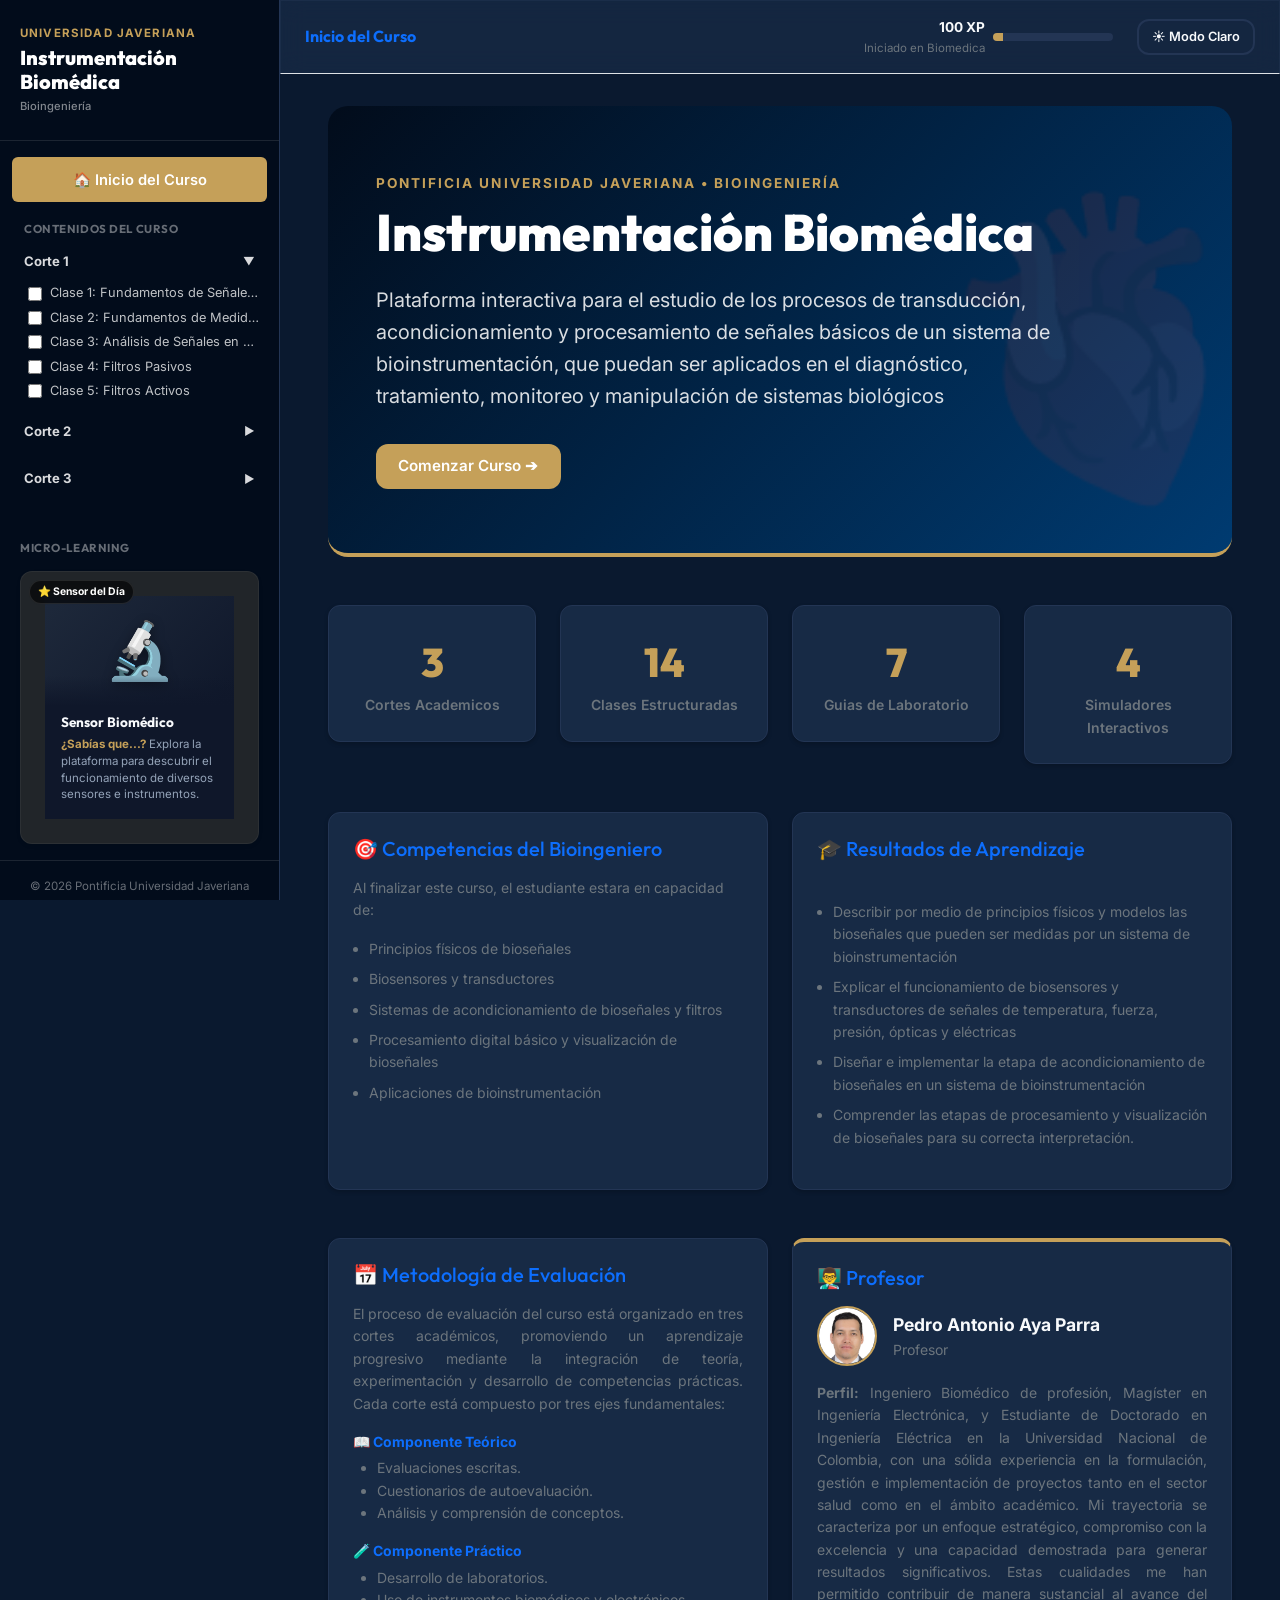
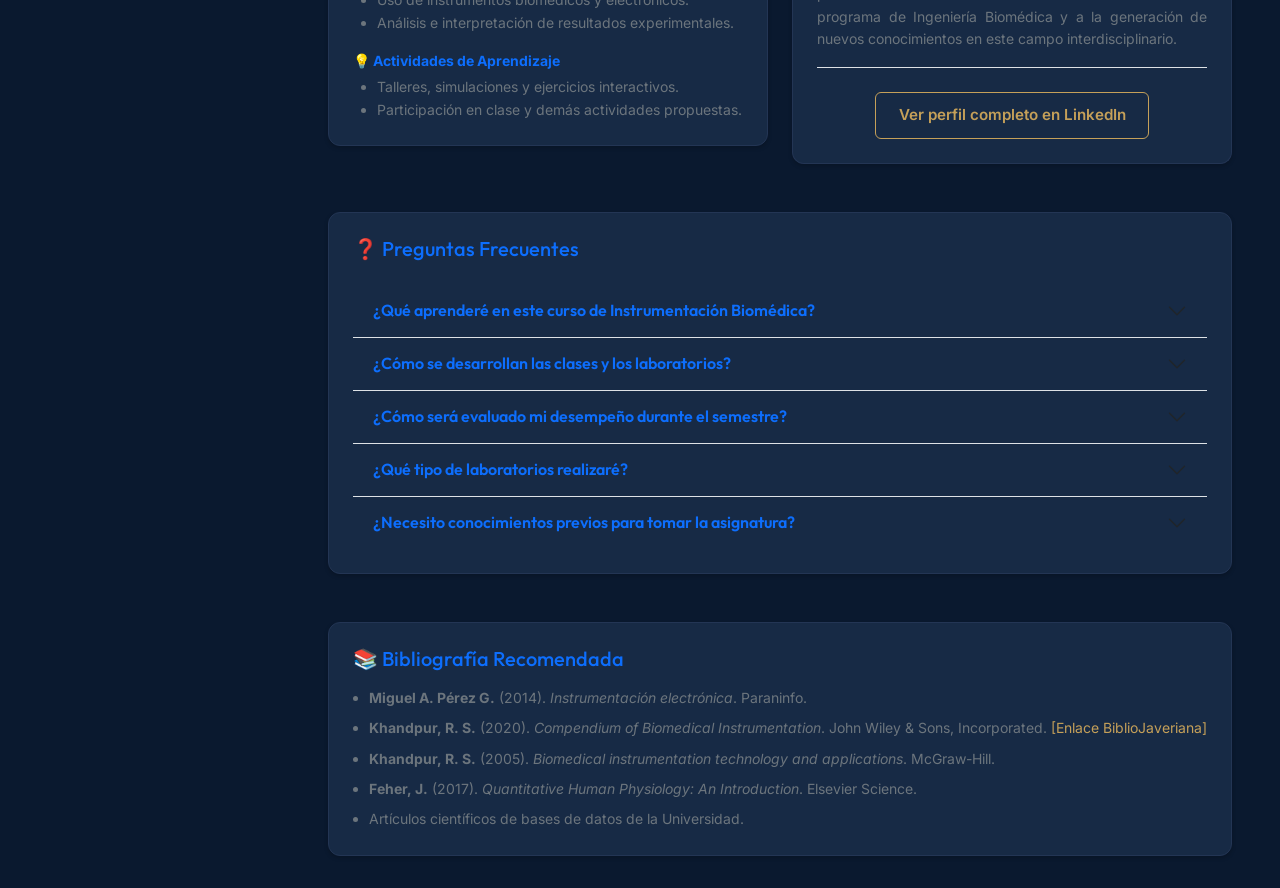
<file: index.html>
<!DOCTYPE html>
<html lang="es" data-theme="dark">

<head>
  <meta charset="UTF-8" />
  <link rel="icon" type="image/svg+xml"
    href="data:image/svg+xml,<svg xmlns=%22http://www.w3.org/2000/svg%22 viewBox=%220 0 100 100%22><text y=%22.9em%22 font-size=%2290%22>🫀</text></svg>" />
  <meta name="viewport" content="width=device-width, initial-scale=1.0" />

  <!-- SEO Optimization -->
  <title>Campus Virtual: Instrumentación Biomédica | Pontificia Universidad Javeriana</title>
  <meta name="description"
    content="Plataforma académica interactiva de Bioinstrumentación para Ingeniería Biomédica. Explora laboratorios virtuales de ECG, EMG, EEG, banco de señales y TinyML." />
  <meta name="keywords"
    content="Bioinstrumentación, Ingeniería Biomédica, Pontificia Universidad Javeriana, ECG, EMG, EEG, Procesamiento de Señales, TinyML, Laboratorio Virtual" />
  <meta name="author" content="Departamento de Ingeniería Biomédica - Pontificia Universidad Javeriana" />

  <!-- Google Fonts -->
  <link rel="preconnect" href="https://fonts.googleapis.com" />
  <link rel="preconnect" href="https://fonts.gstatic.com" crossorigin />
  <link
    href="https://fonts.googleapis.com/css2?family=Inter:wght@300;400;500;600;700&family=Outfit:wght@400;500;600;700;850&display=swap"
    rel="stylesheet" />

  <!-- Bootstrap 5 CSS via CDN -->
  <link href="https://cdn.jsdelivr.net/npm/bootstrap@5.3.3/dist/css/bootstrap.min.css" rel="stylesheet"
    integrity="sha384-QWTKZyjpPEjISv5WaRU9OFeRpok6YctnYmDr5pNlyT2bRjXh0JMhjY6hW+ALEwIH" crossorigin="anonymous" />

  <!-- Custom CSS Styling -->
  <link rel="stylesheet" href="./css/style.css" />
</head>

<body>
  <!-- App layout -->
  <div class="app-container">

    <!-- Floating Mobile Menu Button -->
    <button class="mobile-menu-toggle">☰</button>

    <!-- Collapsible Sidebar Menu (Populated dynamically) -->
    <aside></aside>

    <!-- Main Panel -->
    <div class="main-content">

      <!-- Header (Populated dynamically) -->
      <header></header>

      <!-- Main SPA Mounting Point -->
      <main class="content-wrapper">
        <!-- Views will be dynamically loaded here by components.js -->
      </main>
    </div>

  </div>

  <!-- Bootstrap 5 JS Bundle via CDN -->
  <script src="https://cdn.jsdelivr.net/npm/bootstrap@5.3.3/dist/js/bootstrap.bundle.min.js"
    integrity="sha384-YvpcrYf0tY3lHB60NNkmXc5s9fDVZLESaAA55NDzOxhy9GkcIdslK1eN7N6jIeHz"
    crossorigin="anonymous"></script>

  <!-- Vanilla SPA Entrypoint -->
  <script type="module" src="./js/app.js?v=19"></script>
</body>

</html>
</file>
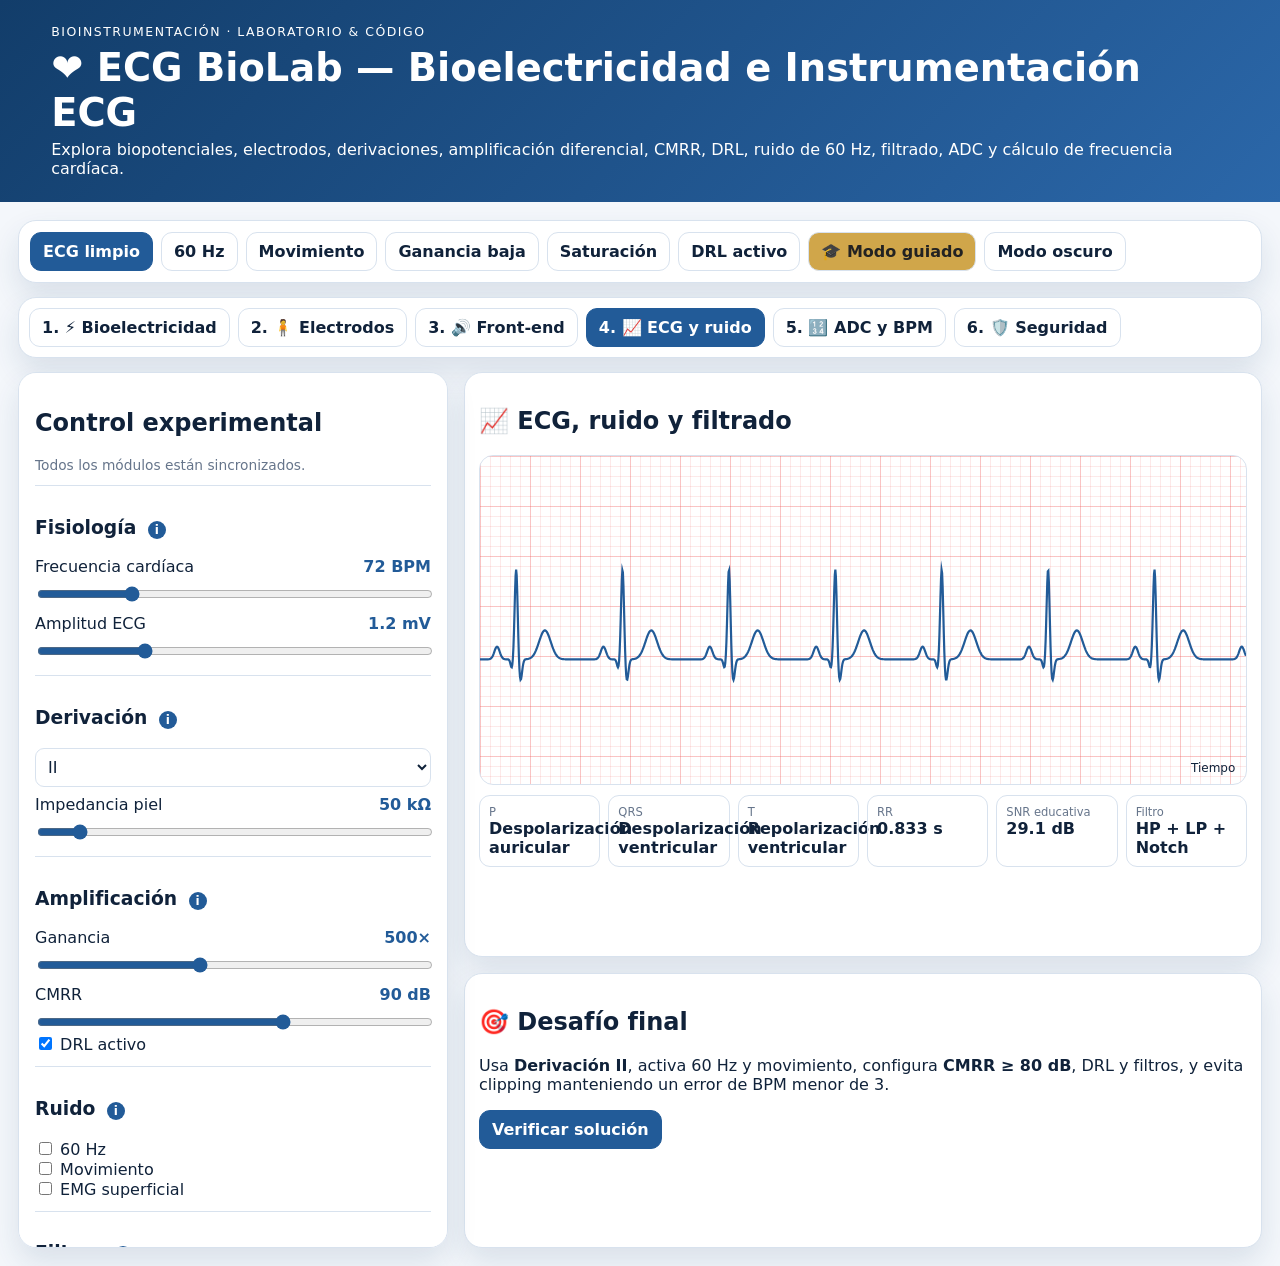
<file: public/ecg_biolab.html>
<!DOCTYPE html><html lang='es'><head><meta charset='UTF-8'><meta name='viewport' content='width=device-width,initial-scale=1.0'><title>ECG BioLab</title><style>
:root{--bg:#f4f7fb;--card:#fff;--ink:#10223a;--muted:#66758b;--line:#d8e2ee;--blue:#225b98;--gold:#d0a64a;--ok:#16854a;--bad:#b42318;--shadow:0 14px 30px rgba(27,67,110,.12)}[data-theme=dark]{--bg:#0c1423;--card:#111d2f;--ink:#f5f8fc;--muted:#aab7c9;--line:#31415b;--blue:#69aaf6;--gold:#f0c76d;--ok:#4ade80;--bad:#fb7185;--shadow:0 14px 30px rgba(0,0,0,.3)}*{box-sizing:border-box}body{margin:0;background:var(--bg);color:var(--ink);font-family:Inter,system-ui,Segoe UI,Arial,sans-serif}header{background:linear-gradient(135deg,#123d6a,#2b67a9);color:white;padding:24px clamp(18px,4vw,58px)}header h1{margin:.35rem 0;font-size:clamp(1.8rem,3vw,2.8rem)}header p{max-width:1150px;margin:0}.wrap{max-width:1650px;margin:auto;padding:18px}.panel,.toolbar{background:var(--card);border:1px solid var(--line);border-radius:18px;box-shadow:var(--shadow)}.toolbar{display:flex;gap:8px;flex-wrap:wrap;padding:11px;margin-bottom:14px}button,select,input{font:inherit}button{border:1px solid var(--line);background:var(--card);color:var(--ink);border-radius:11px;padding:9px 12px;font-weight:750;cursor:pointer}button.active,button.primary{background:var(--blue);color:#fff;border-color:var(--blue)}button.gold{background:var(--gold);color:#222}.modes{display:flex;gap:8px;overflow:auto;padding:10px;margin-bottom:14px}.modes button{white-space:nowrap}.layout{display:grid;grid-template-columns:minmax(350px,430px) 1fr;gap:16px}.side{padding:16px;position:sticky;top:12px;max-height:calc(100vh - 24px);overflow:auto}.section{border-top:1px solid var(--line);padding-top:12px;margin-top:12px}.row{display:grid;grid-template-columns:1fr auto;gap:8px;align-items:center;margin:8px 0}.value{font-weight:800;color:var(--blue)}input[type=range]{width:100%;accent-color:var(--blue)}select{width:100%;padding:8px;border:1px solid var(--line);border-radius:9px;background:var(--card);color:var(--ink)}.content{display:grid;gap:16px}.card{padding:14px}.sub{font-size:.86rem;color:var(--muted)}.split{display:grid;grid-template-columns:1.05fr .95fr;gap:14px}.stage{height:410px;border:1px solid var(--line);border-radius:16px;overflow:hidden;background:radial-gradient(circle,#17253b,#0a111d);position:relative}.stage canvas,.chart canvas{width:100%;height:100%;display:block}.chart{height:330px;border:1px solid var(--line);border-radius:14px;overflow:hidden;background:var(--card)}.metrics{display:grid;grid-template-columns:repeat(6,minmax(0,1fr));gap:8px;margin-top:10px}.metric{border:1px solid var(--line);border-radius:11px;padding:9px}.metric span{display:block;color:var(--muted);font-size:.72rem}.note{padding:10px;border-radius:11px;background:color-mix(in srgb,var(--card) 85%,var(--gold) 15%);line-height:1.5}.pipe{display:grid;grid-template-columns:repeat(7,1fr);gap:8px}.pipe div{border:1px solid var(--line);border-radius:11px;padding:12px;text-align:center;font-weight:750}.body{height:420px;position:relative;border:1px solid var(--line);border-radius:16px;background:#f5e3d8}.torso{position:absolute;left:29%;top:8%;width:42%;height:84%;border-radius:42% 42% 35% 35% / 20% 20% 45% 45%;background:#e5b18d}.heart{position:absolute;left:47%;top:38%;font-size:58px}.elec{position:absolute;width:28px;height:28px;border-radius:50%;background:#225b98;color:#fff;display:grid;place-items:center;font-size:.7rem;font-weight:900;border:3px solid #fff}.ra{left:20%;top:20%}.la{right:20%;top:20%}.ll{right:22%;bottom:13%}.rl{left:22%;bottom:13%}.leadgrid{display:grid;grid-template-columns:repeat(3,1fr);gap:8px}.leadcard{border:1px solid var(--line);border-radius:11px;padding:10px;text-align:center;cursor:pointer}.leadcard.active{outline:3px solid var(--blue)}.lcd{background:#123b4c;color:#9ffaff;border:7px solid #24485a;border-radius:8px;padding:14px;font-family:monospace;min-height:100px}.code{background:#09111d;color:#d8e6f7;border-radius:14px;padding:14px;font-family:monospace;white-space:pre;overflow:auto;min-height:320px}.serial{background:#05080d;color:#86f7a6;border-radius:14px;padding:14px;font-family:monospace;min-height:240px;white-space:pre-wrap}.feedback{font-weight:800;margin-top:10px}.hidden{display:none!important}.ecgpaper{background-image:linear-gradient(to right,rgba(240,100,100,.14) 1px,transparent 1px),linear-gradient(to bottom,rgba(240,100,100,.14) 1px,transparent 1px),linear-gradient(to right,rgba(240,100,100,.28) 1px,transparent 1px),linear-gradient(to bottom,rgba(240,100,100,.28) 1px,transparent 1px);background-size:10px 10px,10px 10px,50px 50px,50px 50px}.info-icon{display:inline-flex;align-items:center;justify-content:center;width:18px;height:18px;border-radius:50%;background:var(--blue);color:white;font-size:.75rem;font-weight:bold;cursor:help;position:relative;margin-left:5px}.info-icon::after{content:attr(data-tooltip);position:absolute;bottom:120%;left:50%;transform:translateX(-50%);background:rgba(10,20,35,.95);color:white;padding:8px 12px;border-radius:6px;font-size:.8rem;font-weight:normal;white-space:pre-wrap;width:max-content;max-width:250px;opacity:0;visibility:hidden;transition:all .2s ease;pointer-events:none;z-index:1000;box-shadow:0 4px 12px rgba(0,0,0,.3);line-height:1.4;text-align:left}.info-icon:hover::after{opacity:1;visibility:visible;bottom:130%}@media(max-width:1100px){.layout{grid-template-columns:1fr}.side{position:static;max-height:none}.metrics{grid-template-columns:repeat(3,1fr)}}@media(max-width:760px){.split{grid-template-columns:1fr}.metrics{grid-template-columns:repeat(2,1fr)}.pipe{grid-template-columns:1fr 1fr}}
</style></head><body><header><div style='font-size:.78rem;letter-spacing:.12em;text-transform:uppercase'>Bioinstrumentación · Laboratorio & Código</div><h1>❤️ ECG BioLab — Bioelectricidad e Instrumentación ECG</h1><p>Explora biopotenciales, electrodos, derivaciones, amplificación diferencial, CMRR, DRL, ruido de 60 Hz, filtrado, ADC y cálculo de frecuencia cardíaca.</p></header><div class='wrap'>
<div class='toolbar'><button class='primary preset active' data-case='clean'>ECG limpio</button><button class='preset' data-case='mains'>60 Hz</button><button class='preset' data-case='motion'>Movimiento</button><button class='preset' data-case='lowgain'>Ganancia baja</button><button class='preset' data-case='sat'>Saturación</button><button class='preset' data-case='drl'>DRL activo</button><button class='gold' id='guided'>🎓 Modo guiado</button><button id='theme'>Modo oscuro</button></div>
<div class='panel modes'><button class='active' data-mode='bio'>1. ⚡ Bioelectricidad</button><button data-mode='leads'>2. 🧍 Electrodos</button><button data-mode='analog'>3. 🔊 Front-end</button><button data-mode='ecg'>4. 📈 ECG y ruido</button><button data-mode='adc'>5. 🔢 ADC y BPM</button><button data-mode='safety'>6. 🛡️ Seguridad</button></div>
<div class='layout'><aside class='panel side'><h2>Control experimental</h2><div class='sub'>Todos los módulos están sincronizados.</div>
<div class='section'><h3>Fisiología <span class="info-icon" data-tooltip="Ajusta el ritmo cardíaco y la amplitud de la señal base que genera el corazón.">i</span></h3><div class='row'><label>Frecuencia cardíaca</label><span class='value' id='bpmV'></span></div><input id='bpm' type='range' min='40' max='180' value='72'><div class='row'><label>Amplitud ECG</label><span class='value' id='ampV'></span></div><input id='amp' type='range' min='.2' max='4' step='.1' value='1.2'></div>
<div class='section'><h3>Derivación <span class="info-icon" data-tooltip="Selecciona de qué forma medimos la señal. La impedancia piel-electrodo afecta la susceptibilidad al ruido.">i</span></h3><select id='lead'><option>I</option><option selected>II</option><option>III</option><option>aVR</option><option>aVL</option><option>aVF</option></select><div class='row'><label>Impedancia piel</label><span class='value' id='zV'></span></div><input id='Zskin' type='range' min='5' max='500' step='5' value='50'></div>
<div class='section'><h3>Amplificación <span class="info-icon" data-tooltip="Aumenta el tamaño de la señal (Ganancia). El CMRR mide la capacidad de rechazar interferencias comunes. El DRL reduce el ruido activamente en el paciente.">i</span></h3><div class='row'><label>Ganancia</label><span class='value' id='gainV'></span></div><input id='gain' type='range' min='20' max='1200' step='10' value='500'><div class='row'><label>CMRR</label><span class='value' id='cmrrV'></span></div><input id='CMRR' type='range' min='40' max='120' value='90'><label><input id='drlOn' type='checkbox' checked> DRL activo</label></div>
<div class='section'><h3>Ruido <span class="info-icon" data-tooltip="Introduce interferencias de la red (60 Hz), de movimiento del cuerpo o contracciones musculares (EMG superficial).">i</span></h3><label><input id='mainsOn' type='checkbox'> 60 Hz</label><br><label><input id='motionOn' type='checkbox'> Movimiento</label><br><label><input id='emgOn' type='checkbox'> EMG superficial</label></div>
<div class='section'><h3>Filtros <span class="info-icon" data-tooltip="Utiliza filtros para rechazar ruidos y limpiar el ECG. Frecuencia de corte (fc) ajustable.">i</span></h3><label><input id='hpOn' type='checkbox' checked> Pasa-altas</label><div class='row'><label>fc HP</label><span class='value' id='hpV'></span></div><input id='hpFc' type='range' min='.05' max='2' step='.05' value='.5'><label><input id='lpOn' type='checkbox' checked> Pasa-bajas</label><div class='row'><label>fc LP</label><span class='value' id='lpV'></span></div><input id='lpFc' type='range' min='20' max='250' step='5' value='40'><label><input id='notchOn' type='checkbox' checked> Notch 60 Hz</label></div>
<div class='section'><h3>ADC <span class="info-icon" data-tooltip="Define las características del conversor analógico a digital, tales como su resolución en bits y la frecuencia de muestreo (fs).">i</span></h3><select id='bits'><option>8</option><option>10</option><option selected>12</option><option>16</option></select><div class='row'><label>Vref</label><span class='value' id='vrefV'></span></div><input id='Vref' type='range' min='1.8' max='5' step='.1' value='3.3'><div class='row'><label>fs</label><span class='value' id='fsV'></span></div><input id='fs' type='range' min='100' max='1000' step='10' value='500'></div></aside>
<section class='content'>
<article class='panel card module' data-panel='bio'><h2>⚡ Del potencial de acción al ECG</h2><p class='sub'>Actividad electroquímica → propagación → potencial superficial.</p><div class='split'><div class='stage'><canvas id='bioCanvas'></canvas></div><div><div class='metrics' style='grid-template-columns:repeat(2,1fr)'><div class='metric'><span>FC</span><strong id='bioBPM'></strong></div><div class='metric'><span>Amplitud</span><strong id='bioAmp'></strong></div><div class='metric'><span>Origen</span><strong>Actividad iónica</strong></div><div class='metric'><span>Registro</span><strong>Superficial</strong></div></div><div class='note'>Los biopotenciales se originan en la actividad electroquímica de células excitables. El ECG es una manifestación superficial de la actividad eléctrica cardíaca.</div></div></div></article>
<article class='panel card module hidden' data-panel='leads'><h2>🧍 Electrodos y derivaciones</h2><div class='split'><div class='body'><div class='torso'></div><div class='heart'>❤️</div><div class='elec ra'>RA</div><div class='elec la'>LA</div><div class='elec ll'>LL</div><div class='elec rl'>RL</div></div><div><div class='leadgrid'><div class='leadcard' data-lead='I'><b>I</b><div class='sub'>LA−RA</div></div><div class='leadcard active' data-lead='II'><b>II</b><div class='sub'>LL−RA</div></div><div class='leadcard' data-lead='III'><b>III</b><div class='sub'>LL−LA</div></div><div class='leadcard' data-lead='aVR'><b>aVR</b></div><div class='leadcard' data-lead='aVL'><b>aVL</b></div><div class='leadcard' data-lead='aVF'><b>aVF</b></div></div><div class='metrics' style='grid-template-columns:repeat(2,1fr)'><div class='metric'><span>Derivación</span><strong id='leadName'></strong></div><div class='metric'><span>Factor</span><strong id='leadFactor'></strong></div><div class='metric'><span>Impedancia</span><strong id='leadZ'></strong></div><div class='metric'><span>Riesgo de ruido</span><strong id='leadRisk'></strong></div></div><div class='note'>Una impedancia electrodo-piel alta o desbalanceada favorece artefactos y deteriora el rechazo de modo común.</div></div></div></article>
<article class='panel card module hidden' data-panel='analog'><h2>🔊 Front-end analógico</h2><div class='pipe'><div>Electrodos</div><div>Protección</div><div>Amp. diferencial</div><div>Filtro</div><div>DRL</div><div>ADC</div><div>PC</div></div><div class='metrics'><div class='metric'><span>Vin diferencial</span><strong id='aVin'></strong></div><div class='metric'><span>Ganancia</span><strong id='aGain'></strong></div><div class='metric'><span>CMRR</span><strong id='aCMRR'></strong></div><div class='metric'><span>Modo común residual</span><strong id='aCM'></strong></div><div class='metric'><span>Vout</span><strong id='aVout'></strong></div><div class='metric'><span>Estado</span><strong id='aState'></strong></div></div><div class='chart'><canvas id='analogCanvas'></canvas></div></article>
<article class='panel card module hidden' data-panel='ecg'><h2>📈 ECG, ruido y filtrado</h2><div class='chart ecgpaper'><canvas id='ecgCanvas'></canvas></div><div class='metrics'><div class='metric'><span>P</span><strong>Despolarización auricular</strong></div><div class='metric'><span>QRS</span><strong>Despolarización ventricular</strong></div><div class='metric'><span>T</span><strong>Repolarización ventricular</strong></div><div class='metric'><span>RR</span><strong id='rrVal'></strong></div><div class='metric'><span>SNR educativa</span><strong id='snrVal'></strong></div><div class='metric'><span>Filtro</span><strong id='filterState'></strong></div></div></article>
<article class='panel card module hidden' data-panel='adc'><h2>🔢 ADC y estimación de BPM</h2><div class='split'><div class='chart'><canvas id='adcCanvas'></canvas></div><div><div class='lcd' id='lcd'></div><div class='metrics' style='grid-template-columns:repeat(2,1fr)'><div class='metric'><span>Bits</span><strong id='adcBits'></strong></div><div class='metric'><span>Resolución</span><strong id='adcRes'></strong></div><div class='metric'><span>fs</span><strong id='adcFs'></strong></div><div class='metric'><span>Nyquist</span><strong id='adcNy'></strong></div><div class='metric'><span>BPM estimado</span><strong id='adcBPM'></strong></div><div class='metric'><span>Clipping</span><strong id='adcClip'></strong></div></div></div></div></article>
<article class='panel card module hidden' data-panel='safety'><h2>🛡️ Seguridad eléctrica</h2><div class='split'><div><p><label><input type='checkbox' class='safe'> ECG Click con batería de 3 V.</label></p><p><label><input type='checkbox' class='safe'> Portátil desconectado de la red durante la prueba.</label></p><p><label><input type='checkbox' class='safe'> Electrodos colocados correctamente.</label></p><p><label><input type='checkbox' class='safe'> Verificación previa en osciloscopio.</label></p><p><label><input type='checkbox' class='safe'> Uso académico, no clínico.</label></p><button class='primary' id='verifySafety'>Verificar</button><div id='safetyFb' class='feedback'></div></div><div class='note'><b>Recordatorio:</b> la práctica indica alimentar la ECG Click mediante batería de 3 V y mantener el portátil desconectado de la red durante la prueba sobre una persona.</div></div></article>

<article class='panel card'><h2>🎯 Desafío final</h2><p>Usa <b>Derivación II</b>, activa 60 Hz y movimiento, configura <b>CMRR ≥ 80 dB</b>, DRL y filtros, y evita clipping manteniendo un error de BPM menor de 3.</p><button class='primary' id='checkChallenge'>Verificar solución</button><div id='challengeFb' class='feedback'></div></article>
</section></div></div>
<script>
const $=id=>document.getElementById(id),S={mode:'bio'},leadFactor={I:.75,II:1,III:.7,aVR:-.72,aVL:.42,aVF:.85};const clamp=(v,a,b)=>Math.max(a,Math.min(b,v));
function beat(p){const g=(m,s,a)=>a*Math.exp(-.5*((p-m)/s)**2);return g(.16,.025,.14)-g(.30,.012,.10)+g(.34,.014,1)-g(.38,.015,.24)+g(.61,.055,.32)}
function raw(t){const bpm=+$('bpm').value,amp=+$('amp').value,per=60/bpm,p=(t%per)/per;let y=amp*leadFactor[$('lead').value]*beat(p);if($('mainsOn').checked){let cm=.2*Math.sin(2*Math.PI*60*t);if($('drlOn').checked)cm*=.18;y+=cm*(1+ +$('Zskin').value/350)*10**(-+$('CMRR').value/20)*500}if($('motionOn').checked)y+=.24*Math.sin(2*Math.PI*.27*t)+.12*Math.sin(2*Math.PI*.09*t);if($('emgOn').checked)y+=.05*Math.sin(2*Math.PI*35*t)+.03*Math.sin(2*Math.PI*75*t);return y}
function filt(t){let y=raw(t);if($('hpOn').checked&&$('motionOn').checked)y-=.72*(.24*Math.sin(2*Math.PI*.27*t)+.12*Math.sin(2*Math.PI*.09*t));if($('lpOn').checked&&$('emgOn').checked)y-=.6*(.05*Math.sin(2*Math.PI*35*t)+.03*Math.sin(2*Math.PI*75*t));if($('notchOn').checked&&$('mainsOn').checked)y-=.5*.2*Math.sin(2*Math.PI*60*t);return y}
function analog(){const vin=+$('amp').value*leadFactor[$('lead').value]*1e-3,g=+$('gain').value,vref=+$('Vref').value;let cm=.2;if($('drlOn').checked)cm*=.18;const residual=cm*10**(-+$('CMRR').value/20),v=Math.abs(vin*g)+residual;return{vin,g,residual,v,clip:v>vref/2}}
function bpmEst(){let e=0;if($('motionOn').checked)e+=8;if($('mainsOn').checked)e+=5;if($('emgOn').checked)e+=4;if($('drlOn').checked)e-=4;if($('notchOn').checked)e-=3;if($('hpOn').checked)e-=3;if($('lpOn').checked)e-=2;if(+$('CMRR').value>=80)e-=3;e=Math.max(0,e);return +$('bpm').value+(e?(Math.sin(performance.now()/1300)>0?e:-e):0)}
function mode(m){S.mode=m;document.querySelectorAll('[data-mode]').forEach(b=>b.classList.toggle('active',b.dataset.mode===m));document.querySelectorAll('[data-panel]').forEach(p=>p.classList.toggle('hidden',p.dataset.panel!==m))}
function setCase(c){document.querySelectorAll('.preset').forEach(b=>b.classList.toggle('active',b.dataset.case===c));if(c==='clean'){mode('ecg');$('mainsOn').checked=false;$('motionOn').checked=false;$('emgOn').checked=false;$('gain').value=500;$('CMRR').value=90;$('drlOn').checked=true}if(c==='mains'){mode('ecg');$('mainsOn').checked=true;$('motionOn').checked=false;$('CMRR').value=55;$('drlOn').checked=false;$('notchOn').checked=false}if(c==='motion'){mode('ecg');$('motionOn').checked=true;$('mainsOn').checked=false;$('hpOn').checked=false}if(c==='lowgain'){mode('analog');$('gain').value=80}if(c==='sat'){mode('analog');$('gain').value=1200;$('amp').value=4}if(c==='drl'){mode('analog');$('mainsOn').checked=true;$('CMRR').value=85;$('drlOn').checked=true;$('notchOn').checked=true}refresh()}
function setup(id){const c=$(id),x=c.getContext('2d'),r=c.getBoundingClientRect(),d=devicePixelRatio||1;c.width=r.width*d;c.height=r.height*d;x.setTransform(d,0,0,d,0,0);x.clearRect(0,0,r.width,r.height);return{x,W:r.width,H:r.height}}
function drawWave(id,fn,dur=6,digital=false){const {x,W,H}=setup(id),dark=document.documentElement.dataset.theme==='dark';x.strokeStyle=getComputedStyle(document.documentElement).getPropertyValue('--blue');x.lineWidth=2.2;x.beginPath();const n=1400;for(let i=0;i<n;i++){let t=i/(n-1)*dur,y=fn(t),px=i/(n-1)*W,py=H*.62-y*H*(digital?.18:.23);i?x.lineTo(px,py):x.moveTo(px,py)}x.stroke();x.fillStyle=dark?'#f5f8fc':'#10223a';x.font='12px system-ui';x.fillText('Tiempo',W-55,H-12)}
function drawBio(){const {x,W,H}=setup('bioCanvas'),t=performance.now()/1000;x.fillStyle='#ef4444';x.font='70px system-ui';x.fillText('♥',W*.15,H*.58);x.strokeStyle='#f0c76d';x.lineWidth=5;x.beginPath();x.moveTo(W*.28,H*.52);x.lineTo(W*.44,H*.38);x.lineTo(W*.60,H*.54);x.lineTo(W*.76,H*.30);x.stroke();for(let i=0;i<22;i++){let px=W*.18+((i*37+t*70)%(W*.56)),py=H*.18+(i*43%(H*.6));x.fillStyle=i%2?'#60a5fa':'#facc15';x.beginPath();x.arc(px,py,4,0,Math.PI*2);x.fill()}}
function update(){const a=analog(),lead=$('lead').value,b=bpmEst();$('bpmV').textContent=$('bpm').value+' BPM';$('ampV').textContent=$('amp').value+' mV';$('zV').textContent=$('Zskin').value+' kΩ';$('gainV').textContent=$('gain').value+'×';$('cmrrV').textContent=$('CMRR').value+' dB';$('hpV').textContent=$('hpFc').value+' Hz';$('lpV').textContent=$('lpFc').value+' Hz';$('vrefV').textContent=$('Vref').value+' V';$('fsV').textContent=$('fs').value+' Hz';$('bioBPM').textContent=$('bpm').value+' BPM';$('bioAmp').textContent=$('amp').value+' mV';$('leadName').textContent=lead;$('leadFactor').textContent=leadFactor[lead].toFixed(2)+'×';$('leadZ').textContent=$('Zskin').value+' kΩ';$('leadRisk').textContent=+$('Zskin').value>200?'Alto':+$('Zskin').value>100?'Medio':'Bajo';document.querySelectorAll('.leadcard').forEach(c=>c.classList.toggle('active',c.dataset.lead===lead));$('aVin').textContent=(a.vin*1000).toFixed(3)+' mV';$('aGain').textContent=a.g+'×';$('aCMRR').textContent=$('CMRR').value+' dB';$('aCM').textContent=(a.residual*1000).toFixed(4)+' mV';$('aVout').textContent=a.v.toFixed(3)+' V';$('aState').textContent=a.clip?'Saturación':'Adecuado';$('rrVal').textContent=(60/+$('bpm').value).toFixed(3)+' s';let noise=1+($('mainsOn').checked?3:0)+($('motionOn').checked?4:0)+($('emgOn').checked?2:0)-($('drlOn').checked?1.3:0)-($('notchOn').checked?1:0)-($('hpOn').checked?.7:0)-($('lpOn').checked?.5:0);noise=Math.max(.35,noise);$('snrVal').textContent=(20*Math.log10(10/noise)).toFixed(1)+' dB';$('filterState').textContent=[$('hpOn').checked?'HP':'',$('lpOn').checked?'LP':'',$('notchOn').checked?'Notch':''].filter(Boolean).join(' + ')||'OFF';const bits=+$('bits').value,vref=+$('Vref').value,fs=+$('fs').value,res=vref/(2**bits-1);$('adcBits').textContent=bits;$('adcRes').textContent=(res*1000).toFixed(3)+' mV/LSB';$('adcFs').textContent=fs+' Hz';$('adcNy').textContent=(fs/2)+' Hz';$('adcBPM').textContent=b.toFixed(1)+' BPM';$('adcClip').textContent=a.clip?'Sí':'No';$('lcd').innerHTML=`DERIVACIÓN: ${lead}<br>FC: ${b.toFixed(1)} BPM<br>${a.clip?'CLIPPING':'SEÑAL EN RANGO'}`;drawBio();drawWave('analogCanvas',t=>filt(t)*a.g/600,4);drawWave('ecgCanvas',filt,6);drawWave('adcCanvas',t=>{const bits=+$('bits').value,L=Math.min(2**bits,4096),v=clamp(.5+(filt(t)*+$('gain').value/1000)/+$('Vref').value,0,1);return (Math.round(v*(L-1))/(L-1)-.5)*3},3,true)}
function refresh(){update()}
document.querySelectorAll('[data-mode]').forEach(b=>b.onclick=()=>mode(b.dataset.mode));document.querySelectorAll('.preset').forEach(b=>b.onclick=()=>setCase(b.dataset.case));document.querySelectorAll('.leadcard').forEach(b=>b.onclick=()=>{$('lead').value=b.dataset.lead;refresh()});['bpm','amp','lead','Zskin','gain','CMRR','drlOn','mainsOn','motionOn','emgOn','hpOn','hpFc','lpOn','lpFc','notchOn','bits','Vref','fs'].forEach(id=>$(id).addEventListener('input',refresh));$('theme').onclick=()=>{const d=document.documentElement.dataset.theme==='dark';document.documentElement.dataset.theme=d?'':'dark';$('theme').textContent=d?'Modo oscuro':'Modo claro';refresh()};$('guided').onclick=()=>alert('Ruta sugerida: Bioelectricidad → Electrodos → Front-end → ECG y ruido → ADC → Seguridad.');$('verifySafety').onclick=()=>{const ok=[...document.querySelectorAll('.safe')].every(x=>x.checked);$('safetyFb').textContent=ok?'✅ Checklist completo.':'❌ Completa todos los puntos.';$('safetyFb').style.color=ok?'var(--ok)':'var(--bad)'};$('checkChallenge').onclick=()=>{const a=analog(),ok=$('lead').value==='II'&&$('mainsOn').checked&&$('motionOn').checked&&+$('CMRR').value>=80&&$('drlOn').checked&&$('notchOn').checked&&$('hpOn').checked&&!a.clip&&Math.abs(bpmEst()-+$('bpm').value)<3;$('challengeFb').textContent=ok?'✅ ¡Desafío superado! Recuperaste una señal útil.':'❌ Ajusta derivación II, CMRR, DRL, filtros y ganancia.';$('challengeFb').style.color=ok?'var(--ok)':'var(--bad)'};function loop(){if(S.mode==='bio')drawBio();if(S.mode==='ecg')drawWave('ecgCanvas',filt,6);requestAnimationFrame(loop)}setCase('clean');loop();
</script></body></html>
</file>
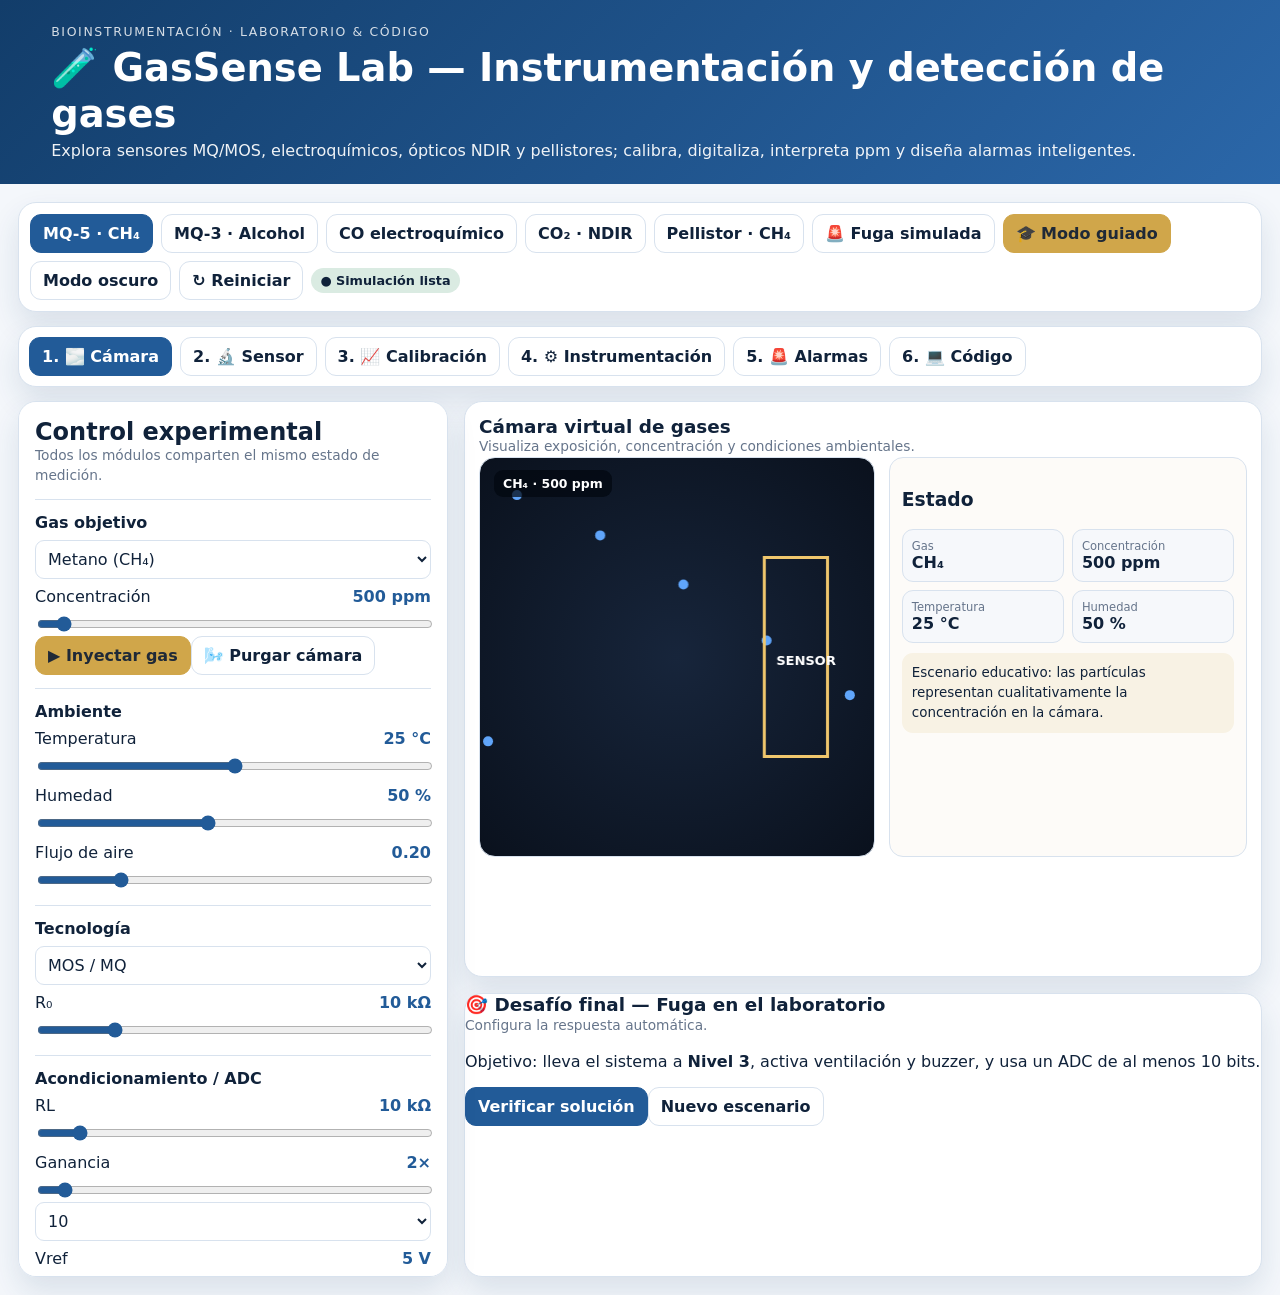
<file: public/gassense_lab_v2_materiales.html>
<!DOCTYPE html>
<html lang="es">
<head>
<meta charset="UTF-8"><meta name="viewport" content="width=device-width,initial-scale=1.0">
<title>GasSense Lab</title>
<style>
:root{--bg:#f4f7fb;--card:#fff;--ink:#10223a;--muted:#66758b;--line:#d8e2ee;--blue:#225b98;--gold:#d0a64a;--ok:#16854a;--warn:#b7791f;--bad:#b42318;--shadow:0 14px 30px rgba(27,67,110,.12)}
[data-theme=dark]{--bg:#0c1423;--card:#111d2f;--ink:#f5f8fc;--muted:#aab7c9;--line:#31415b;--blue:#69aaf6;--gold:#f0c76d;--ok:#4ade80;--warn:#fbbf24;--bad:#fb7185;--shadow:0 14px 30px rgba(0,0,0,.3)}
*{box-sizing:border-box}body{margin:0;background:var(--bg);color:var(--ink);font-family:Inter,system-ui,Arial,sans-serif}header{background:linear-gradient(135deg,#123d6a,#2b67a9);color:#fff;padding:24px clamp(18px,4vw,58px)}header h1{margin:.35rem 0;font-size:clamp(1.8rem,3vw,2.8rem)}header p{max-width:1180px;margin:0;opacity:.93}main{max-width:1680px;margin:auto;padding:18px}.panel,.toolbar{background:var(--card);border:1px solid var(--line);border-radius:18px;box-shadow:var(--shadow)}.toolbar{display:flex;gap:8px;flex-wrap:wrap;align-items:center;padding:11px;margin-bottom:14px}button,input,select{font:inherit}button{border:1px solid var(--line);background:var(--card);color:var(--ink);border-radius:11px;padding:9px 12px;font-weight:750;cursor:pointer}button.active,button.primary{background:var(--blue);border-color:var(--blue);color:#fff}button.gold{background:var(--gold);border-color:var(--gold);color:#1f2937}.status{padding:5px 9px;border-radius:999px;background:color-mix(in srgb,var(--card) 84%,var(--ok) 16%);font-size:.8rem;font-weight:800}.modebar{display:flex;gap:8px;padding:10px;margin-bottom:14px;overflow:auto}.layout{display:grid;grid-template-columns:minmax(350px,430px) 1fr;gap:16px}.sidebar{padding:16px;position:sticky;top:12px;max-height:calc(100vh - 24px);overflow:auto}.sub{font-size:.86rem;color:var(--muted);line-height:1.45}.section{border-top:1px solid var(--line);padding-top:13px;margin-top:13px}.section h3{margin:0 0 8px;font-size:1rem}.row{display:grid;grid-template-columns:1fr auto;gap:8px;align-items:center;margin:8px 0}.value{font-weight:800;color:var(--blue)}input[type=range]{width:100%;accent-color:var(--blue)}select{width:100%;padding:8px;border:1px solid var(--line);border-radius:9px;background:var(--card);color:var(--ink)}.content{display:grid;gap:16px}.card{padding:14px}.head{display:flex;justify-content:space-between;gap:10px;align-items:flex-start}.head h2{margin:0;font-size:1.15rem}.split{display:grid;grid-template-columns:1.05fr .95fr;gap:14px}.metrics{display:grid;grid-template-columns:repeat(6,minmax(0,1fr));gap:8px;margin-top:10px}.metric{border:1px solid var(--line);border-radius:11px;padding:9px;background:color-mix(in srgb,var(--card) 96%,var(--blue) 4%)}.metric span{display:block;color:var(--muted);font-size:.72rem}.stage{position:relative;height:400px;border:1px solid var(--line);border-radius:16px;overflow:hidden;background:radial-gradient(circle at center,#17253b,#0a111d)}canvas{width:100%;height:100%;display:block}.overlay{position:absolute;left:14px;top:12px;padding:6px 9px;background:rgba(2,8,16,.72);color:#fff;border-radius:9px;font-size:.78rem;font-weight:800}.info{border:1px solid var(--line);border-radius:14px;padding:12px;background:color-mix(in srgb,var(--card) 96%,var(--gold) 4%)}.note{padding:10px;border-radius:11px;background:color-mix(in srgb,var(--card) 85%,var(--gold) 15%);font-size:.84rem;line-height:1.5}.chart{height:320px;border:1px solid var(--line);border-radius:14px;background:var(--card);overflow:hidden}.pipeline{display:grid;grid-template-columns:repeat(7,1fr);gap:8px}.pipeline button{min-height:68px}.lcd{background:#123b4c;color:#9ffaff;border:7px solid #24485a;border-radius:8px;padding:14px;font-family:ui-monospace,Consolas,monospace;font-size:1.08rem;line-height:1.5;min-height:95px}.alarmPanel{display:grid;grid-template-columns:repeat(4,1fr);gap:10px;margin-top:10px}.dev{border:1px solid var(--line);border-radius:14px;padding:12px;text-align:center}.led{width:32px;height:32px;border-radius:50%;margin:8px auto;background:#5b6470;border:3px solid #343a40}.led.yellow.on{background:#facc15;box-shadow:0 0 18px #facc15}.led.red.on{background:#ef4444;box-shadow:0 0 18px #ef4444}.fan{font-size:42px;display:inline-block}.fan.on{animation:spin .7s linear infinite}@keyframes spin{to{transform:rotate(360deg)}}.buzzer{font-size:38px}.buzzer.on{animation:pulse .55s alternate infinite}@keyframes pulse{to{transform:scale(1.2)}}.code{background:#09111d;color:#d8e6f7;border-radius:14px;padding:14px;white-space:pre-wrap;font-family:ui-monospace,Consolas,monospace;min-height:300px}.serial{background:#05080d;color:#86f7a6;border-radius:13px;padding:12px;font-family:ui-monospace,Consolas,monospace;height:235px;overflow:auto;white-space:pre-wrap}.hidden{display:none!important}.feedback{min-height:38px;margin-top:8px;font-weight:800}.oktxt{color:var(--ok)}.badtxt{color:var(--bad)}
@media(max-width:850px){.layout{grid-template-columns:1fr}.sidebar{position:static;max-height:none}.metrics{grid-template-columns:repeat(3,1fr)}}@media(max-width:760px){main{padding:10px}.split{grid-template-columns:1fr}.pipeline{grid-template-columns:1fr 1fr}.metrics{grid-template-columns:repeat(2,1fr)}.alarmPanel{grid-template-columns:repeat(2,1fr)}}
</style></head>
<body>
<header><div style="font-size:.78rem;letter-spacing:.13em;text-transform:uppercase;opacity:.82">Bioinstrumentación · Laboratorio & Código</div><h1>🧪 GasSense Lab — Instrumentación y detección de gases</h1><p>Explora sensores MQ/MOS, electroquímicos, ópticos NDIR y pellistores; calibra, digitaliza, interpreta ppm y diseña alarmas inteligentes.</p></header>
<main>
<div class="toolbar">
<button class="primary preset active" data-case="mq">MQ-5 · CH₄</button><button class="preset" data-case="alcohol">MQ-3 · Alcohol</button><button class="preset" data-case="co">CO electroquímico</button><button class="preset" data-case="co2">CO₂ · NDIR</button><button class="preset" data-case="pellistor">Pellistor · CH₄</button><button class="preset" data-case="leak">🚨 Fuga simulada</button><button class="gold" id="guided">🎓 Modo guiado</button><button id="theme">Modo oscuro</button><button id="reset">↻ Reiniciar</button><span class="status" id="status">● Simulación lista</span>
</div>
<div class="modebar panel"><button class="active" data-mode="chamber">1. 🌫️ Cámara</button><button data-mode="sensor">2. 🔬 Sensor</button><button data-mode="calibration">3. 📈 Calibración</button><button data-mode="chain">4. ⚙️ Instrumentación</button><button data-mode="alarms">5. 🚨 Alarmas</button><button data-mode="code">6. 💻 Código</button></div>
<div class="layout">
<aside class="panel sidebar"><h2 style="margin:0">Control experimental</h2><div class="sub">Todos los módulos comparten el mismo estado de medición.</div>
<div class="section"><h3>Gas objetivo</h3><select id="gas"><option value="CH4">Metano (CH₄)</option><option value="ALC">Alcohol</option><option value="CO">Monóxido de carbono</option><option value="CO2">Dióxido de carbono</option><option value="H2S">H₂S</option><option value="NH3">NH₃</option></select><div class="row"><label>Concentración</label><span class="value" id="ppmV"></span></div><input id="ppm" type="range" min="0" max="10000" step="10" value="500"><button id="inject" class="gold">▶ Inyectar gas</button><button id="purge">🌬️ Purgar cámara</button></div>
<div class="section"><h3>Ambiente</h3><div class="row"><label>Temperatura</label><span class="value" id="tempV"></span></div><input id="temp" type="range" min="0" max="50" step="0.5" value="25"><div class="row"><label>Humedad</label><span class="value" id="humV"></span></div><input id="hum" type="range" min="20" max="90" step="1" value="50"><div class="row"><label>Flujo de aire</label><span class="value" id="flowV"></span></div><input id="flow" type="range" min="0" max="1" step="0.05" value="0.2"></div>
<div class="section"><h3>Tecnología</h3><select id="sensorType"><option value="mq">MOS / MQ</option><option value="electro">Electroquímico</option><option value="ndir">Óptico NDIR</option><option value="pellistor">Pellistor</option></select><div class="row"><label>R₀</label><span class="value" id="r0V"></span></div><input id="R0" type="range" min="1" max="50" step="0.5" value="10"></div>
<div class="section"><h3>Acondicionamiento / ADC</h3><div class="row"><label>RL</label><span class="value" id="rlV"></span></div><input id="RL" type="range" min="1" max="100" step="1" value="10"><div class="row"><label>Ganancia</label><span class="value" id="gainV"></span></div><input id="gain" type="range" min="1" max="20" step="0.5" value="2"><select id="bits"><option>8</option><option selected>10</option><option>12</option><option>16</option></select><div class="row"><label>Vref</label><span class="value" id="vrefV"></span></div><input id="Vref" type="range" min="1.8" max="5" step="0.1" value="5"></div>
<div class="section"><h3>Perturbaciones</h3><label><input id="noiseOn" type="checkbox" checked> Ruido eléctrico</label><br><label><input id="crossOn" type="checkbox"> Gas interferente</label><br><label><input id="agingOn" type="checkbox"> Envejecimiento / deriva</label></div>
<div class="section"><h3>Umbrales</h3><div class="row"><label>Nivel 1</label><span class="value" id="l1V"></span></div><input id="L1" type="range" min="50" max="5000" step="50" value="300"><div class="row"><label>Nivel 2</label><span class="value" id="l2V"></span></div><input id="L2" type="range" min="100" max="7000" step="50" value="600"><div class="row"><label>Nivel 3</label><span class="value" id="l3V"></span></div><input id="L3" type="range" min="200" max="10000" step="50" value="1000"></div></aside>
<section class="content">
<article class="panel card module" data-mode-panel="chamber"><div class="head"><div><h2>Cámara virtual de gases</h2><div class="sub">Visualiza exposición, concentración y condiciones ambientales.</div></div></div><div class="split"><div class="stage"><canvas id="gasCanvas"></canvas><div class="overlay" id="gasLabel"></div></div><div class="info"><h3>Estado</h3><div class="metrics" style="grid-template-columns:repeat(2,1fr)"><div class="metric"><span>Gas</span><strong id="mGas"></strong></div><div class="metric"><span>Concentración</span><strong id="mPPM"></strong></div><div class="metric"><span>Temperatura</span><strong id="mTemp"></strong></div><div class="metric"><span>Humedad</span><strong id="mHum"></strong></div></div><div class="note" style="margin-top:10px">Escenario educativo: las partículas representan cualitativamente la concentración en la cámara.</div></div></div></article>
<article class="panel card module hidden" data-mode-panel="sensor"><div class="head"><div><h2>Tecnología de sensado</h2><div class="sub">Compara cómo cada tecnología transforma la interacción con el gas.</div></div></div><div class="split"><div class="stage"><canvas id="sensorCanvas"></canvas><div class="overlay" id="sensorLabel"></div></div><div class="info"><div class="metrics" style="grid-template-columns:repeat(2,1fr)"><div class="metric"><span>Variable primaria</span><strong id="sPrimary"></strong></div><div class="metric"><span>Salida</span><strong id="sOutput"></strong></div><div class="metric"><span>Sensibilidad</span><strong id="sSens"></strong></div><div class="metric"><span>Interferencia</span><strong id="sInterf"></strong></div></div><div class="note" id="sensorNote" style="margin-top:10px"></div></div></div></article>
<article class="panel card module hidden" data-mode-panel="calibration"><div class="head"><div><h2>Laboratorio de calibración</h2><div class="sub">Registra puntos conocidos y estima una muestra desconocida.</div></div><div><button class="primary" id="addCal">Registrar punto</button><button id="clearCal">Borrar</button><button id="unknown">Muestra desconocida</button></div></div><div class="split"><div class="chart"><canvas id="calCanvas"></canvas></div><div><div id="calList" class="sub"></div><div class="metrics" style="grid-template-columns:repeat(2,1fr)"><div class="metric"><span>Pendiente log</span><strong id="calM">—</strong></div><div class="metric"><span>Intercepto</span><strong id="calB">—</strong></div><div class="metric"><span>R²</span><strong id="calR2">—</strong></div><div class="metric"><span>Muestra desconocida</span><strong id="unknownEst">—</strong></div></div></div></div></article>
<article class="panel card module hidden" data-mode-panel="chain"><div class="head"><div><h2>Cadena de instrumentación</h2><div class="sub">Gas → sensor → acondicionamiento → ADC → MCU → salida.</div></div></div><div class="pipeline"><button class="active" data-stage="gas">Gas</button><button class="active" data-stage="sensor">Sensor</button><button class="active" data-stage="acond">Acond.</button><button class="active" data-stage="adc">ADC</button><button class="active" data-stage="mcu">MCU</button><button class="active" data-stage="display">Display</button><button class="active" data-stage="actuador">Actuador</button></div><div class="note" id="chainExplanation" style="margin-top:10px;margin-bottom:10px;">Haz clic en cada etapa para ver su explicación. Si el ADC se satura, el ppm estimado será incorrecto.</div><div class="metrics"><div class="metric"><span>Respuesta sensor</span><strong id="cSensor"></strong></div><div class="metric"><span>V acond.</span><strong id="cVolt"></strong></div><div class="metric"><span>ADC</span><strong id="cADC"></strong></div><div class="metric"><span>ppm estimado</span><strong id="cPPM"></strong></div><div class="metric"><span>Resolución ADC</span><strong id="cRes"></strong></div><div class="metric"><span>Estado</span><strong id="cState"></strong></div></div><div class="chart"><canvas id="timeCanvas"></canvas></div></article>
<article class="panel card module hidden" data-mode-panel="alarms"><div class="head"><div><h2>Sistema de alarmas</h2><div class="sub">Lógica jerárquica de actuación del laboratorio.</div></div></div><div class="lcd" id="lcd"></div><div class="alarmPanel"><div class="dev"><strong>Nivel 1</strong><div class="led yellow" id="ledY"></div><div class="sub">LED amarillo</div></div><div class="dev"><strong>Nivel 2</strong><div class="led red" id="ledR"></div><div class="sub">LED rojo</div></div><div class="dev"><strong>Buzzer</strong><div class="buzzer" id="buzzer">🔊</div><div class="sub">Alarma sonora</div></div><div class="dev"><strong>Ventilación</strong><div class="fan" id="fan">🌀</div><div class="sub">Ventilador</div></div></div><div class="note" id="alarmNote" style="margin-top:10px"></div></article>
<article class="panel card module hidden" data-mode-panel="code"><div class="head"><div><h2>💻 Código</h2><div class="sub">Lógica conceptual para Arduino/ESP32.</div></div><div><button class="primary" id="runCode">▶ Ejecutar</button><button id="clearSerial">Limpiar</button></div></div><div class="split"><div class="code" id="codebox"></div><div class="serial" id="serial"></div></div></article>
<article class="panel challenge"><div class="head"><div><h2>🎯 Desafío final — Fuga en el laboratorio</h2><div class="sub">Configura la respuesta automática.</div></div></div><p>Objetivo: lleva el sistema a <strong>Nivel 3</strong>, activa ventilación y buzzer, y usa un ADC de al menos 10 bits.</p><button class="primary" id="checkChallenge">Verificar solución</button><button id="nextScenario">Nuevo escenario</button><div id="challengeFeedback" class="feedback"></div></article>
</section></div></main>
<script>
const $=id=>document.getElementById(id),S={mode:'chamber',case:'mq',cal:[],dynamicPPM:500,targetPPM:500};
function clamp(v,a,b){return Math.max(a,Math.min(b,v))}function gauss(){let u=0,v=0;while(!u)u=Math.random();while(!v)v=Math.random();return Math.sqrt(-2*Math.log(u))*Math.cos(2*Math.PI*v)}function gasName(g){return {CH4:'CH₄',ALC:'Alcohol',CO:'CO',CO2:'CO₂',H2S:'H₂S',NH3:'NH₃'}[g]}
function sensorResponse(ppm=S.dynamicPPM){const type=$('sensorType').value,temp=+$('temp').value,hum=+$('hum').value,env=1+0.003*(temp-25)+0.0015*(hum-50),cross=$('crossOn').checked?1.12:1,aging=$('agingOn').checked?0.92:1;if(type==='mq'){const r0=+$('R0').value,ratio=Math.max(.12,2.8*Math.pow(Math.max(ppm,10)/100,-.38))*env*cross/aging,Rs=r0*ratio;return{primary:ratio,primaryLabel:`Rs/R₀ = ${ratio.toFixed(3)}`,out:Rs,outLabel:`${Rs.toFixed(2)} kΩ`,sens:'No lineal (log-log)',interf:$('crossOn').checked?'Moderada/alta':'Dependiente del gas'}}if(type==='electro'){let uA=.045*ppm*env*cross*aging;return{primary:uA,primaryLabel:`I = ${uA.toFixed(2)} µA`,out:uA/1000,outLabel:`${uA.toFixed(2)} µA`,sens:'≈ proporcional',interf:$('crossOn').checked?'Posible':'Baja–media'}}if(type==='ndir'){const I=Math.exp(-.00022*ppm/env);return{primary:I,primaryLabel:`I/I₀ = ${I.toFixed(3)}`,out:I,outLabel:`${(I*100).toFixed(1)} %`,sens:'Absorción óptica',interf:'Baja'}}let dR=.00008*ppm*env*aging;return{primary:dR,primaryLabel:`ΔR/R = ${dR.toFixed(4)}`,out:dR,outLabel:`${(dR*100).toFixed(2)} %`,sens:'Combustibles',interf:'Media'}}
function electronics(){const sr=sensorResponse(),type=$('sensorType').value,RL=+$('RL').value,g=+$('gain').value,vref=+$('Vref').value,bits=+$('bits').value;let vin=type==='mq'?5*RL/(RL+sr.out):type==='electro'?Math.min(2.5,sr.primary*.002):type==='ndir'?sr.primary*3:Math.min(2.5,sr.primary*6);if($('noiseOn').checked)vin+=gauss()*.01;let v=clamp(vin*g,0,vref),levels=2**bits,code=Math.round(v/vref*(levels-1)),res=vref/(levels-1),ppmEst=S.dynamicPPM;if(type==='mq'){const r0=+$('R0').value,Rs=RL*(5/Math.max(vin,1e-6)-1),ratio=Rs/r0;ppmEst=100*Math.pow(ratio/(2.8*(1+0.003*(+$('temp').value-25)+0.0015*(+$('hum').value-50))),-1/.38)}return{vin,v,code,res,bits,levels,ppmEst}}
function alarmLevel(ppm=electronics().ppmEst){return ppm>=+$('L3').value?3:ppm>=+$('L2').value?2:ppm>=+$('L1').value?1:0}
function switchMode(m){S.mode=m;document.querySelectorAll('[data-mode]').forEach(b=>b.classList.toggle('active',b.dataset.mode===m));document.querySelectorAll('[data-mode-panel]').forEach(p=>p.classList.toggle('hidden',p.dataset.modePanel!==m))}
function setCase(c){S.case=c;document.querySelectorAll('.preset').forEach(b=>b.classList.toggle('active',b.dataset.case===c));if(c==='mq'){$('gas').value='CH4';$('sensorType').value='mq';S.targetPPM=500;$('ppm').value=500;switchMode('chamber')}if(c==='alcohol'){$('gas').value='ALC';$('sensorType').value='mq';S.targetPPM=300;$('ppm').value=300;switchMode('sensor')}if(c==='co'){$('gas').value='CO';$('sensorType').value='electro';S.targetPPM=150;$('ppm').value=150;switchMode('sensor')}if(c==='co2'){$('gas').value='CO2';$('sensorType').value='ndir';S.targetPPM=1200;$('ppm').value=1200;switchMode('sensor')}if(c==='pellistor'){$('gas').value='CH4';$('sensorType').value='pellistor';S.targetPPM=2500;$('ppm').value=2500;switchMode('sensor')}if(c==='leak'){$('gas').value='CH4';$('sensorType').value='mq';S.targetPPM=1800;$('ppm').value=1800;$('L1').value=300;$('L2').value=600;$('L3').value=1000;switchMode('alarms')}refresh()}
function labels(){$('ppmV').textContent=S.targetPPM.toFixed(0)+' ppm';$('tempV').textContent=$('temp').value+' °C';$('humV').textContent=$('hum').value+' %';$('flowV').textContent=(+$('flow').value).toFixed(2);$('r0V').textContent=$('R0').value+' kΩ';$('rlV').textContent=$('RL').value+' kΩ';$('gainV').textContent=$('gain').value+'×';$('vrefV').textContent=$('Vref').value+' V';$('l1V').textContent=$('L1').value+' ppm';$('l2V').textContent=$('L2').value+' ppm';$('l3V').textContent=$('L3').value+' ppm'}
function drawGas(){const c=$('gasCanvas'),x=c.getContext('2d'),r=c.getBoundingClientRect(),d=devicePixelRatio||1;c.width=r.width*d;c.height=r.height*d;x.setTransform(d,0,0,d,0,0);const W=r.width,H=r.height,t=performance.now()/1000,n=Math.round(clamp(S.dynamicPPM/80,4,90)),flow=+$('flow').value,col={CH4:'#60a5fa',ALC:'#c084fc',CO:'#f87171',CO2:'#94a3b8',H2S:'#facc15',NH3:'#34d399'}[$('gas').value];x.clearRect(0,0,W,H);for(let i=0;i<n;i++){let px=(i*83+t*(20+flow*80))%(W+50)-25,py=40+(i*47)%Math.max(60,H-80)+Math.sin(t*2+i)*10;x.fillStyle=col;x.beginPath();x.arc(px,py,5,0,Math.PI*2);x.fill()}x.strokeStyle='#f0c76d';x.lineWidth=3;x.strokeRect(W*.72,H*.25,W*.16,H*.5);x.fillStyle='#fff';x.font='700 13px system-ui';x.fillText('SENSOR',W*.75,H*.52)}
function drawSensor(){const c=$('sensorCanvas'),x=c.getContext('2d'),r=c.getBoundingClientRect(),d=devicePixelRatio||1;c.width=r.width*d;c.height=r.height*d;x.setTransform(d,0,0,d,0,0);const W=r.width,H=r.height,type=$('sensorType').value,t=performance.now()/1000;x.clearRect(0,0,W,H);x.fillStyle='#fff';x.font='700 14px system-ui';const normPPM=Math.min(1,S.dynamicPPM/3000);if(type==='mq'){x.fillText('Gas → superficie sensible → cambio de resistencia',30,35);x.fillStyle='rgba(96, 165, 250, 0.7)';for(let i=0;i<Math.floor(normPPM*80);i++){x.beginPath();x.arc(W*.3+Math.random()*W*.4,H*.28+Math.random()*H*.34,3.5,0,Math.PI*2);x.fill();}x.strokeStyle='#f0c76d';x.lineWidth=5;x.strokeRect(W*.3,H*.28,W*.4,H*.34);x.beginPath();x.moveTo(W*.3,H*.45);for(let i=0;i<=40;i++){x.lineTo(W*.3+i*(W*.4/40),H*.45+Math.sin(i*0.8+t*5)*15*(1-normPPM*0.9));}x.stroke();}else if(type==='electro'){x.fillText('Gas → membrana → reacción → corriente',30,35);x.strokeStyle='#60a5fa';x.lineWidth=4;x.strokeRect(W*.25,H*.25,W*.5,H*.45);x.fillStyle='#facc15';let eCount=Math.floor(1+normPPM*15);for(let i=0;i<eCount;i++){x.beginPath();x.arc(W*.25+((t*150+i*(W*.5/eCount))%(W*.5)),H*.45,6,0,Math.PI*2);x.fill();}}else if(type==='ndir'){x.fillText('IR → cámara de gas → detector',30,35);x.fillStyle='#ef4444';x.fillRect(W*.15,H*.35,20,H*.3);x.fillStyle='#3b82f6';x.fillRect(W*.82,H*.35,20,H*.3);x.lineWidth=3;let intensity=1-normPPM*0.85;x.strokeStyle=`rgba(239, 68, 68, ${intensity})`;for(let i=0;i<5;i++){x.beginPath();x.moveTo(W*.15+20,H*.35+i*(H*.3/4));x.lineTo(W*.82,H*.35+i*(H*.3/4));x.stroke();}x.fillStyle='rgba(148, 163, 184, 0.8)';for(let i=0;i<Math.floor(normPPM*100);i++){x.beginPath();x.arc(W*.2+Math.random()*W*.6,H*.25+Math.random()*H*.5,4.5,0,Math.PI*2);x.fill();}}else{x.fillText('Gas combustible → oxidación → ΔT → ΔR',30,35);let glow=normPPM*40+2;x.shadowBlur=glow;x.shadowColor='#f97316';x.fillStyle='#f97316';x.beginPath();x.arc(W*.35,H*.45,54,0,Math.PI*2);x.fill();x.shadowBlur=0;x.strokeStyle='#f0c76d';x.lineWidth=5;x.strokeRect(W*.58,H*.32,70,100);x.beginPath();x.moveTo(W*.58,H*.45);for(let i=0;i<=20;i++){x.lineTo(W*.58+i*(70/20),H*.45+Math.sin(i+t*8)*8*(1+normPPM));}x.stroke();}}
function drawTime(){const c=$('timeCanvas'),x=c.getContext('2d'),r=c.getBoundingClientRect(),d=devicePixelRatio||1;c.width=r.width*d;c.height=r.height*d;x.setTransform(d,0,0,d,0,0);const W=r.width,H=r.height,vref=+$('Vref').value;const e=electronics();let t=performance.now();if(!S.history){S.history=Array(200).fill(e.v);S.lastTime=t;}if(t-S.lastTime>60){S.history.push(e.v);if(S.history.length>200)S.history.shift();S.lastTime=t;}x.clearRect(0,0,W,H);x.font='11.5px system-ui';x.fillStyle='#66758b';x.textAlign='right';x.textBaseline='middle';x.strokeStyle='#d8e2ee';for(let i=0;i<=5;i++){let y=20+((H-40)*i)/5;x.beginPath();x.moveTo(40,y);x.lineTo(W,y);x.stroke();let voltVal=(vref*(5-i)/5).toFixed(1);x.fillText(voltVal+' V',35,y);}x.textAlign='center';x.textBaseline='top';x.fillText('Historial de Voltaje Acondicionado (Tiempo real →)',W/2+20,H-18);x.strokeStyle=getComputedStyle(document.documentElement).getPropertyValue('--blue').trim();x.lineWidth=3;x.lineJoin='round';x.beginPath();let pts=S.history.length;for(let i=0;i<pts;i++){let px=45+(W-45)*(i/(pts-1||1));let val=S.history[i];let py=(H-20)-(val/vref)*(H-40);if(i===0)x.moveTo(px,py);else x.lineTo(px,py);}x.stroke();if(e.code>=e.levels-1){x.fillStyle='rgba(220, 38, 38, 0.15)';x.fillRect(40,0,W-40,20);x.fillStyle='#b42318';x.font='800 12px system-ui';x.textAlign='right';x.fillText('SATURADO',W-10,10);}}
function regression(){if(S.cal.length<2)return null;const xs=S.cal.map(r=>Math.log10(r.ppm)),ys=S.cal.map(r=>Math.log10(r.resp)),n=xs.length,sx=xs.reduce((a,b)=>a+b,0),sy=ys.reduce((a,b)=>a+b,0),sxx=xs.reduce((a,b)=>a+b*b,0),sxy=xs.reduce((a,b,i)=>a+b*ys[i],0),m=(n*sxy-sx*sy)/(n*sxx-sx*sx),b=(sy-m*sx)/n,ym=sy/n,ssT=ys.reduce((a,v)=>a+(v-ym)**2,0),ssR=ys.reduce((a,v,i)=>a+(v-(m*xs[i]+b))**2,0);return{m,b,r2:ssT?1-ssR/ssT:1}}
function drawCal(){const c=$('calCanvas'),x=c.getContext('2d'),r=c.getBoundingClientRect(),d=devicePixelRatio||1;c.width=r.width*d;c.height=r.height*d;x.setTransform(d,0,0,d,0,0);const W=r.width,H=r.height;x.clearRect(0,0,W,H);let xmin=1,xmax=4,ymin=-1,ymax=1;if(S.cal.length>0){const xs=S.cal.map(r=>Math.log10(r.ppm)),ys=S.cal.map(r=>Math.log10(r.resp));xmin=Math.min(...xs)-0.5;xmax=Math.max(...xs)+0.5;ymin=Math.min(...ys)-0.5;ymax=Math.max(...ys)+0.5;if(xmin===xmax){xmin-=1;xmax+=1;}if(ymin===ymax){ymin-=1;ymax+=1;}}const X=z=>45+(z-xmin)/(xmax-xmin)*(W-65);const Y=z=>H-40-(z-ymin)/(ymax-ymin)*(H-60);x.strokeStyle='#d8e2ee';x.fillStyle='#66758b';x.font='11px system-ui';x.textAlign='right';x.textBaseline='middle';for(let i=0;i<=4;i++){let yv=ymin+(ymax-ymin)*i/4;let py=Y(yv);x.beginPath();x.moveTo(45,py);x.lineTo(W-20,py);x.stroke();x.fillText(yv.toFixed(1),40,py);}x.textAlign='center';x.textBaseline='top';for(let i=0;i<=4;i++){let xv=xmin+(xmax-xmin)*i/4;let px=X(xv);x.beginPath();x.moveTo(px,H-40);x.lineTo(px,20);x.stroke();x.fillText(xv.toFixed(1),px,H-35);}x.fillStyle='#10223a';x.font='800 12px system-ui';x.fillText('log10(ppm)',W/2,H-15);x.save();x.translate(15,H/2);x.rotate(-Math.PI/2);x.fillText('log10(Respuesta)',0,0);x.restore();if(S.cal.length===0){x.fillStyle='#66758b';x.font='italic 14px system-ui';x.fillText('Presiona "Registrar punto" a diferentes concentraciones',W/2,H/2);return;}x.fillStyle='#d0a64a';S.cal.forEach(r=>{x.beginPath();x.arc(X(Math.log10(r.ppm)),Y(Math.log10(r.resp)),6,0,Math.PI*2);x.fill()});const rg=regression();if(rg){x.strokeStyle='#225b98';x.lineWidth=2.5;x.beginPath();for(let i=0;i<=100;i++){let xv=xmin+(xmax-xmin)*i/100,yv=rg.m*xv+rg.b;if(i===0)x.moveTo(X(xv),Y(yv));else x.lineTo(X(xv),Y(yv));}x.stroke();}}
function renderCode(){$('codebox').textContent=`const int sensorPin = A0;\n\nvoid loop() {\n  int adc = analogRead(sensorPin);\n  float voltage = adc * VREF / ADC_MAX;\n  float Rs = RL * (VCC / voltage - 1.0);\n  float ratio = Rs / R0;\n  float ppm = calibrationModel(ratio);\n\n  if (ppm >= LEVEL3) { fanOn(); buzzerOn(); redAlarm(); }\n  else if (ppm >= LEVEL2) { buzzerOn(); redLED(); }\n  else if (ppm >= LEVEL1) { yellowLED(); }\n}`}
function update(){labels();const sr=sensorResponse(),e=electronics(),lev=alarmLevel(e.ppmEst),g=gasName($('gas').value);$('gasLabel').textContent=`${g} · ${S.dynamicPPM.toFixed(0)} ppm`;$('mGas').textContent=g;$('mPPM').textContent=S.dynamicPPM.toFixed(0)+' ppm';$('mTemp').textContent=$('temp').value+' °C';$('mHum').textContent=$('hum').value+' %';$('sensorLabel').textContent={mq:'MOS / MQ',electro:'Electroquímico',ndir:'Óptico NDIR',pellistor:'Pellistor'}[$('sensorType').value];$('sPrimary').textContent=sr.primaryLabel;$('sOutput').textContent=sr.outLabel;$('sSens').textContent=sr.sens;$('sInterf').textContent=sr.interf;$('sensorNote').textContent={mq:'MOS/MQ: la interacción del gas con la superficie sensible modifica la conductividad y la resistencia.',electro:'Electroquímico: una reacción redox genera corriente relacionada con la concentración.',ndir:'NDIR: el gas absorbe radiación infrarroja y disminuye la intensidad detectada.',pellistor:'Pellistor: la oxidación catalítica calienta el elemento y cambia su resistencia.'}[$('sensorType').value];$('cSensor').textContent=sr.primaryLabel;if(e.code>=e.levels-1){$('cVolt').innerHTML=`<span class="badtxt">${e.v.toFixed(3)} V (MAX)</span>`;$('cADC').innerHTML=`<span class="badtxt">${e.code} (Saturado)</span>`;$('cPPM').innerHTML=`<span class="badtxt">${e.ppmEst.toFixed(0)} ppm (Error)</span>`;$('lcd').innerHTML=`<span class="badtxt">SATURACIÓN</span><br>Baja Ganancia o RL`;}else{$('cVolt').textContent=e.v.toFixed(3)+' V';$('cADC').textContent=e.code;$('cPPM').textContent=e.ppmEst.toFixed(0)+' ppm';$('lcd').innerHTML=`GAS: ${g}<br>${e.ppmEst.toFixed(0)} ppm<br>${['SEGURO','NIVEL 1','NIVEL 2','NIVEL 3'][lev]}`;} $('cRes').textContent=(e.res*1000).toFixed(3)+' mV/LSB';$('cState').textContent=['Seguro','Nivel 1','Nivel 2','Nivel 3'][lev];$('ledY').classList.toggle('on',lev>=1);$('ledR').classList.toggle('on',lev>=2);$('buzzer').classList.toggle('on',lev>=2);$('fan').classList.toggle('on',lev>=3);$('alarmNote').textContent=lev===0?'Sin alarma.':lev===1?'Nivel 1: LED amarillo.':lev===2?'Nivel 2: LED rojo + buzzer.':'Nivel 3: LED rojo + buzzer + ventilación.';drawGas();drawSensor();drawTime();drawCal();renderCode()}
function refresh(){update();const rg=regression();$('calList').innerHTML=S.cal.map((r,i)=>`${i+1}. ${r.ppm.toFixed(0)} ppm → ${r.resp.toFixed(4)}<br>`).join('');$('calM').textContent=rg?rg.m.toFixed(4):'—';$('calB').textContent=rg?rg.b.toFixed(4):'—';$('calR2').textContent=rg?rg.r2.toFixed(4):'—'}
document.querySelectorAll('[data-mode]').forEach(b=>b.onclick=()=>switchMode(b.dataset.mode));document.querySelectorAll('.preset').forEach(b=>b.onclick=()=>setCase(b.dataset.case));['gas','ppm','temp','hum','flow','sensorType','R0','RL','gain','bits','Vref','noiseOn','crossOn','agingOn','L1','L2','L3'].forEach(id=>$(id).addEventListener('input',()=>{if(id==='ppm')S.targetPPM=+$('ppm').value;refresh()}));$('inject').onclick=()=>S.targetPPM=+$('ppm').value;$('purge').onclick=()=>S.targetPPM=0;$('addCal').onclick=()=>{let p=Math.max(10,S.dynamicPPM),resp=Math.max(.0001,sensorResponse(p).primary);S.cal.push({ppm:p,resp});refresh()};$('clearCal').onclick=()=>{S.cal=[];$('unknownEst').textContent='—';refresh()};$('unknown').onclick=()=>{const rg=regression();if(!rg){$('unknownEst').textContent='Necesitas ≥2 puntos';return}const real=100+Math.random()*3000,resp=sensorResponse(real).primary,est=10**((Math.log10(resp)-rg.b)/rg.m);$('unknownEst').textContent=est.toFixed(0)+' ppm'};$('runCode').onclick=()=>{const e=electronics(),lev=alarmLevel(e.ppmEst);$('serial').textContent+=`ADC=${e.code} | ppm=${e.ppmEst.toFixed(0)} | Nivel=${lev}\n`; $('serial').scrollTop=$('serial').scrollHeight};$('clearSerial').onclick=()=>$('serial').textContent='';$('theme').onclick=()=>{const d=document.documentElement.dataset.theme==='dark';document.documentElement.dataset.theme=d?'':'dark';$('theme').textContent=d?'Modo oscuro':'Modo claro';refresh()};$('reset').onclick=()=>location.reload();$('guided').onclick=()=>{$('status').textContent=$('status').textContent.includes('lista')?'● Sigue: cámara → sensor → calibración → alarmas':'● Simulación lista'};$('checkChallenge').onclick=()=>{const e=electronics(),lev=alarmLevel(e.ppmEst),ok=lev===3&&+$('bits').value>=10&&$('fan').classList.contains('on')&&$('buzzer').classList.contains('on');$('challengeFeedback').className='feedback '+(ok?'oktxt':'badtxt');$('challengeFeedback').textContent=ok?'✅ ¡Desafío superado! El sistema detecta nivel crítico y activa ventilación + alarma sonora.':'❌ Ajusta concentración/umbrales y asegúrate de usar ADC ≥10 bits.'};$('nextScenario').onclick=()=>{const cs=['mq','alcohol','co','co2','pellistor','leak'];setCase(cs[Math.floor(Math.random()*cs.length)])};
const chainExps={gas:"Representa la variable física/química (concentración en ppm) a medir en el ambiente.",sensor:"Transductor que reacciona al gas cambiando su resistencia (Rs/R₀), corriente, o absorbancia.",acond:"Convierte la variable del sensor en un voltaje (0V a Vref). ¡Ojo! Si la ganancia o RL es muy alta, el voltaje puede saturarse a Vref.",adc:"Convierte el voltaje analógico a un número digital. Si llega al máximo (ej. 1023), se pierde información de niveles más altos.",mcu:"El microcontrolador usa el valor del ADC para calcular los 'ppm estimados'. Si el ADC se saturó, el cálculo será erróneo.",display:"Muestra la información procesada al usuario en la pantalla LCD.",actuador:"Sistemas de seguridad (ventilador, buzzer) que responden a los umbrales configurados."};
document.querySelectorAll('.pipeline button').forEach(b=>{b.onclick=()=>{document.querySelectorAll('.pipeline button').forEach(btn=>btn.classList.remove('primary'));b.classList.add('primary');$('chainExplanation').innerHTML='<strong>'+b.textContent+':</strong> '+chainExps[b.dataset.stage];}});
function animate(){S.dynamicPPM+=(S.targetPPM-S.dynamicPPM)*(.035+.08*(+$('flow').value));update();requestAnimationFrame(animate)}setCase('mq');refresh();animate();
</script></body></html>
</file>
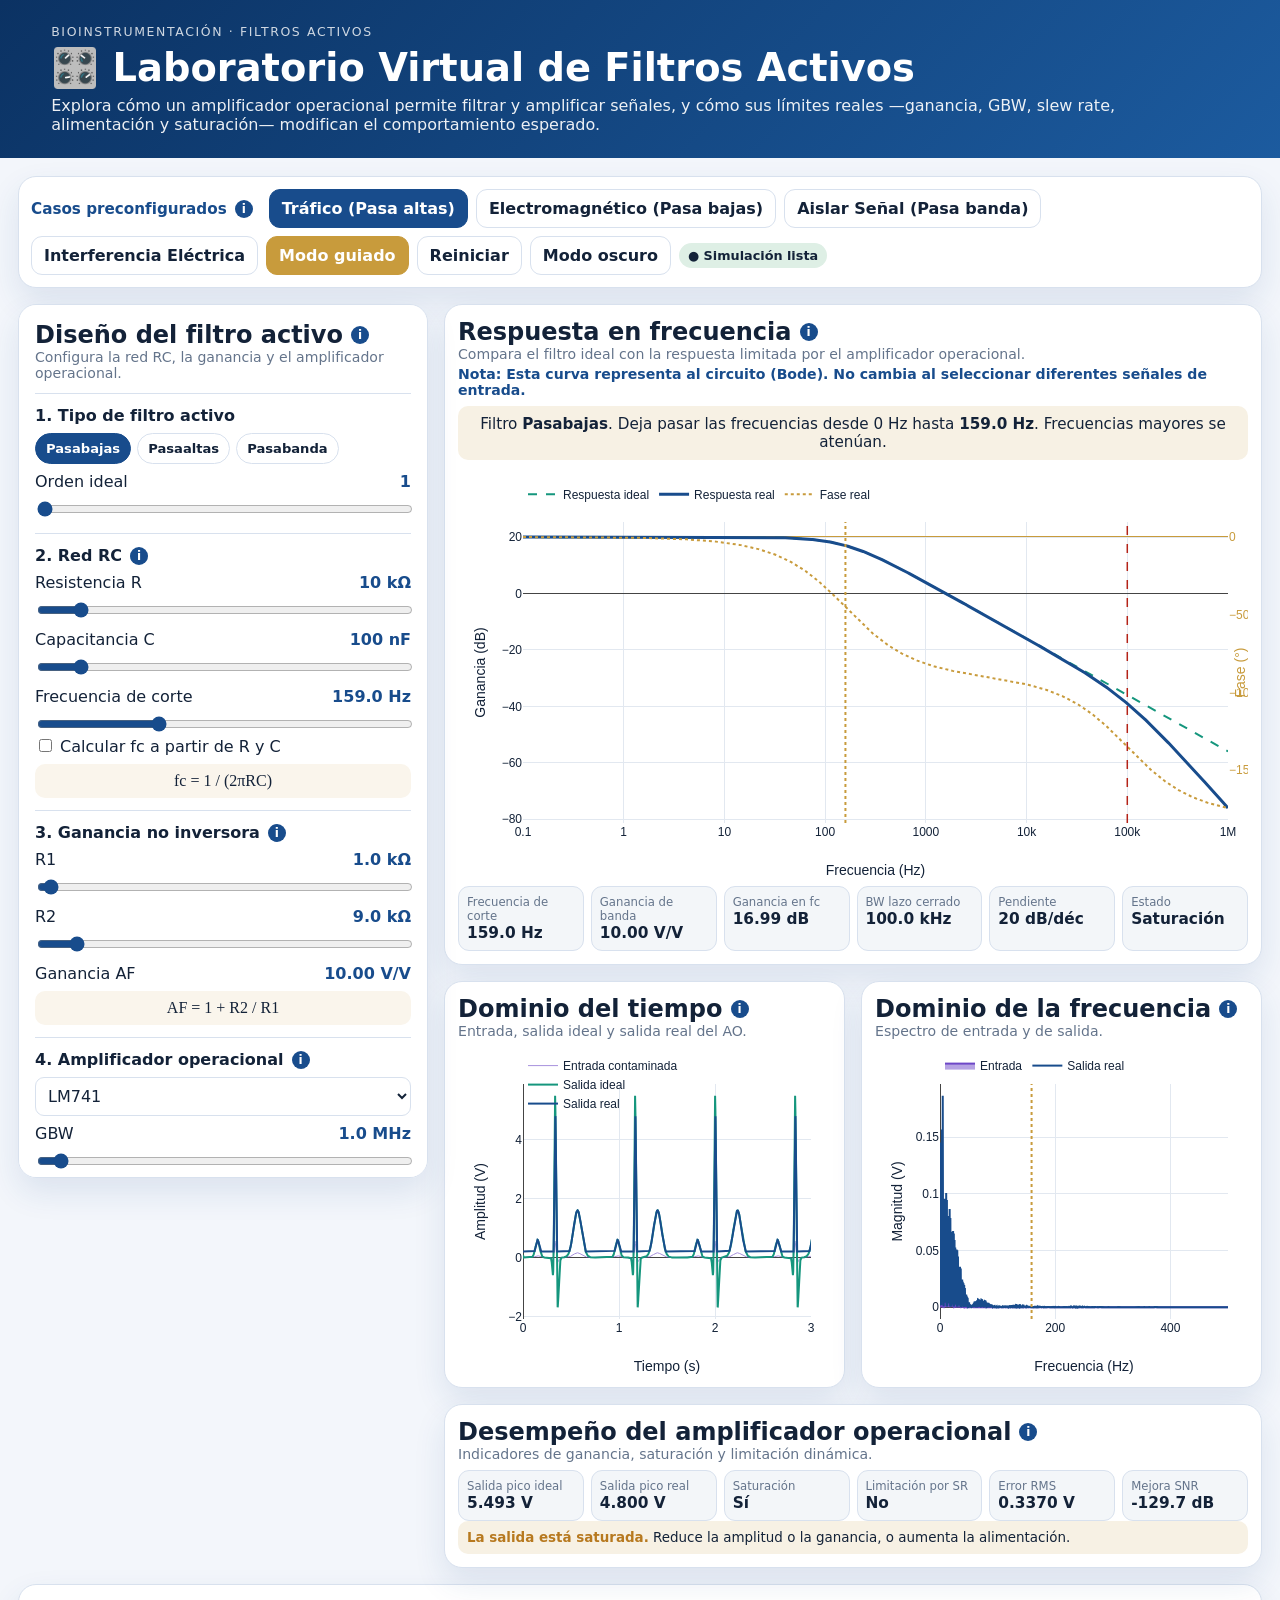
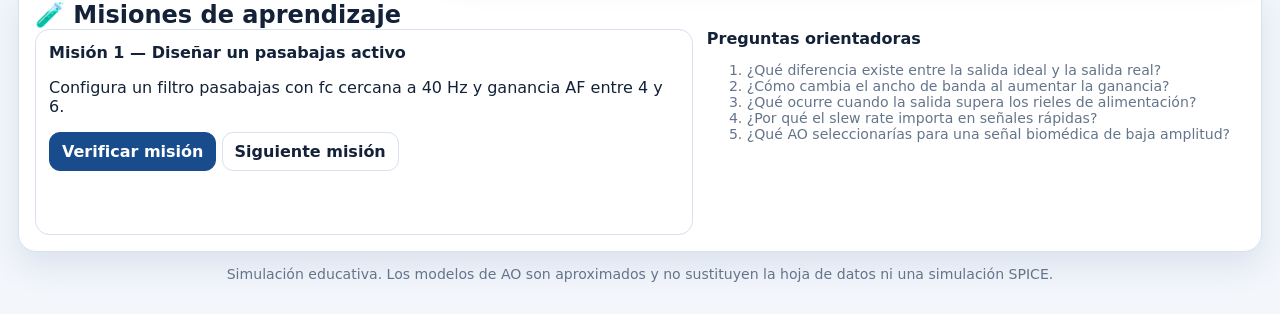
<file: public/laboratorio_virtual_filtros_activos.html>
<!DOCTYPE html>
<html lang="es">
<head>
<meta charset="UTF-8">
<meta name="viewport" content="width=device-width,initial-scale=1">
<title>Laboratorio Virtual de Filtros Activos</title>
<script src="plotly.min.js"></script>
<style>
:root{
  --bg:#f3f6fb;--card:#fff;--ink:#132238;--muted:#64748b;--line:#d8e1ee;
  --p:#184c8c;--s:#c89b3c;--a:#6d47c7;--g:#15967d;--ok:#138a43;
  --bad:#b42318;--warn:#b7791f;--shadow:0 14px 32px rgba(24,76,140,.11)
}
[data-theme=dark]{
  --bg:#0d1525;--card:#111c2f;--ink:#f5f8fc;--muted:#aab5c7;--line:#31415b;
  --p:#63a7f5;--s:#f0c76d;--a:#aa8bf0;--g:#44d2b3;--ok:#4ade80;
  --bad:#fb7185;--warn:#fbbf24;--shadow:0 14px 32px rgba(0,0,0,.3)
}
*{box-sizing:border-box}
body{margin:0;background:var(--bg);color:var(--ink);font-family:Inter,system-ui,Segoe UI,Arial,sans-serif}
header{background:linear-gradient(135deg,#0b3263,#1c5b9f);color:#fff;padding:24px clamp(18px,4vw,58px)}
header h1{font-size:clamp(1.8rem,3vw,2.8rem);margin:.35rem 0}
header p{margin:0;max-width:1100px;opacity:.92}
main{max-width:1580px;margin:auto;padding:18px}
.panel,.toolbar{background:var(--card);border:1px solid var(--line);border-radius:18px;box-shadow:var(--shadow)}
.toolbar{display:flex;flex-wrap:wrap;gap:8px;padding:12px;margin-bottom:16px;align-items:center}
button,select,input{font:inherit}
button{border:1px solid var(--line);background:var(--card);color:var(--ink);padding:9px 12px;border-radius:11px;font-weight:700;cursor:pointer}
button:hover{transform:translateY(-1px)}
button.primary{background:var(--p);color:#fff;border-color:var(--p)}
button.secondary{background:var(--s);color:#fff;border-color:var(--s)}
.grid{display:grid;grid-template-columns:minmax(330px,410px) 1fr;gap:16px}
.controls{padding:16px;max-height:calc(100vh - 26px);overflow:auto;position:sticky;top:12px}
.controls h2,.head h2,.activity h2{margin:0}
.sub{color:var(--muted);font-size:.88rem}
.section{border-top:1px solid var(--line);padding-top:12px;margin-top:12px}
.section h3{margin:0 0 8px;font-size:1rem}
.row{display:grid;grid-template-columns:1fr auto;gap:8px;align-items:center;margin:8px 0}
.value{font-weight:800;color:var(--p);font-variant-numeric:tabular-nums}
input[type=range]{width:100%;accent-color:var(--p)}
input[type=checkbox]{accent-color:var(--p)}
select,input[type=number]{width:100%;border:1px solid var(--line);border-radius:9px;padding:8px;background:var(--card);color:var(--ink)}
.chips{display:flex;flex-wrap:wrap;gap:6px}
.chip{padding:7px 10px;border-radius:999px;font-size:.82rem}
.chip.active{background:var(--p);color:#fff;border-color:var(--p)}
.formula{font-family:Cambria,Georgia,serif;background:color-mix(in srgb,var(--card) 90%,var(--s) 10%);border-radius:10px;padding:8px;text-align:center;margin-top:8px}
.circuit{border:1px solid var(--line);border-radius:13px;padding:8px;background:color-mix(in srgb,var(--card) 95%,var(--p) 5%);margin-top:8px}
.circuit svg{width:100%;height:180px}
.dash{display:grid;gap:16px}
.card{padding:13px}
.head{display:flex;justify-content:space-between;align-items:flex-start;gap:10px}
.plot{height:335px}.plot.tall{height:410px}
.metrics{display:grid;grid-template-columns:repeat(6,minmax(0,1fr));gap:7px;margin-top:8px}
.metric{border:1px solid var(--line);border-radius:11px;padding:8px;background:color-mix(in srgb,var(--card) 95%,var(--p) 5%)}
.metric span{display:block;color:var(--muted);font-size:.73rem}.metric strong{font-size:.96rem}
.compare{display:grid;grid-template-columns:1fr 1fr;gap:16px}
.note{padding:9px;border-radius:10px;background:color-mix(in srgb,var(--card) 86%,var(--s) 14%);font-size:.84rem}
.activity{padding:16px;margin-top:16px}
.activity-grid{display:grid;grid-template-columns:1.1fr .9fr;gap:14px}
.challenge{border:1px solid var(--line);border-radius:14px;padding:13px}
.feedback{min-height:42px;margin-top:8px;font-weight:700}.ok{color:var(--ok)}.bad{color:var(--bad)}
.status{padding:5px 9px;border-radius:999px;background:color-mix(in srgb,var(--card) 86%,var(--ok) 14%);font-size:.8rem;font-weight:800}
.warning{color:var(--warn);font-weight:700}
.info{font-size:.82rem;color:var(--muted);line-height:1.45}
@media(max-width:1100px){.grid{grid-template-columns:1fr}.controls{position:static;max-height:none}.metrics{grid-template-columns:repeat(3,1fr)}}
@media(max-width:760px){main{padding:10px}.compare{grid-template-columns:1fr}.metrics{grid-template-columns:repeat(2,1fr)}.activity-grid{grid-template-columns:1fr}.plot{height:310px}}

.info-btn { display:inline-flex; align-items:center; justify-content:center; width:18px; height:18px; border-radius:50%; background:var(--p); color:#fff; font-size:12px; font-weight:bold; cursor:help; margin-left:8px; vertical-align:middle; line-height:1; }
#global-tooltip { position:fixed; width:300px; background:var(--card); color:var(--ink); border:1px solid var(--p); border-radius:8px; padding:12px; font-size:13px; font-weight:normal; box-shadow:0 10px 25px rgba(0,0,0,0.3); opacity:0; visibility:hidden; transition:opacity 0.2s; z-index:10000; pointer-events:none; text-align:left; line-height:1.4; white-space:normal; }
#global-tooltip.visible { opacity:1; visibility:visible; }
#global-tooltip::after { content:''; position:absolute; top:50%; right:100%; margin-top:-6px; border-width:6px; border-style:solid; border-color:transparent var(--p) transparent transparent; }
#global-tooltip b { color:var(--p); }

</style>
</head>
<body>
<header>
  <div style="font-size:.78rem;letter-spacing:.13em;text-transform:uppercase;opacity:.8">Bioinstrumentación · Filtros activos</div>
  <h1>🎛️ Laboratorio Virtual de Filtros Activos</h1>
  <p>Explora cómo un amplificador operacional permite filtrar y amplificar señales, y cómo sus límites reales —ganancia, GBW, slew rate, alimentación y saturación— modifican el comportamiento esperado.</p>
</header>

<main>
<div class="toolbar">
  <span style="font-weight:800;color:var(--p);display:flex;align-items:center;margin-right:8px;font-size: 0.95rem;">Casos preconfigurados <div tabindex="0" class="info-btn" data-tooltip="Carga rápidamente configuraciones típicas para mitigar ruido en instrumentación biomédica.">i</div></span>
  <button class="primary" id="preTraffic">Tráfico (Pasa altas)</button>
  <button id="preElec">Electromagnético (Pasa bajas)</button>
  <button id="preBand">Aislar Señal (Pasa banda)</button>
  <button id="pre60Hz">Interferencia Eléctrica</button>
  <button class="secondary" id="guided">Modo guiado</button>
  <button id="reset">Reiniciar</button>
  <button id="theme">Modo oscuro</button>
  <span class="status" id="status">● Simulación lista</span>
</div>

<div class="grid">
<aside class="panel controls">
  <h2 style="display:flex;align-items:center;">Diseño del filtro activo <div tabindex="0" class="info-btn" data-tooltip="Sección principal para definir la arquitectura general de tu filtro. Aquí seleccionas el tipo y el orden para establecer la respuesta en frecuencia deseada.">i</div></h2>
  <div class="sub">Configura la red RC, la ganancia y el amplificador operacional.</div>

  <div class="section">
    <h3>1. Tipo de filtro activo</h3>
    <div class="chips">
      <button class="chip active" data-filter="low">Pasabajas</button>
      <button class="chip" data-filter="high">Pasaaltas</button>
      <button class="chip" data-filter="band">Pasabanda</button>
    </div>
    <div class="row"><label>Orden ideal</label><span class="value" id="orderV"></span></div>
    <input id="order" type="range" min="1" max="4" step="1" value="1">
  </div>

  <div class="section">
    <h3 style="display:flex;align-items:center;">2. Red RC <div tabindex="0" class="info-btn" data-tooltip="Ajusta los valores de las resistencias (R) y condensadores (C) que forman la etapa pasiva del filtro.&lt;br&gt;&lt;br&gt;Estos componentes son los responsables de determinar exactamente la &lt;b&gt;frecuencia de corte&lt;/b&gt;.">i</div></h3>
    <div class="row"><label>Resistencia R</label><span class="value" id="rV"></span></div>
    <input id="R" type="range" min="100" max="100000" step="100" value="10000">
    <div class="row"><label>Capacitancia C</label><span class="value" id="cV"></span></div>
    <input id="C" type="range" min="1" max="1000" step="1" value="100">
    <div class="row"><label>Frecuencia de corte</label><span class="value" id="fcV"></span></div>
    <input id="fc" type="range" min="0.5" max="500" step="0.5" value="159">
    <label><input id="link" type="checkbox"> Calcular fc a partir de R y C</label>
    <div class="formula">fc = 1 / (2πRC)</div>
  </div>

  <div class="section">
    <h3 style="display:flex;align-items:center;">3. Ganancia no inversora <div tabindex="0" class="info-btn" data-tooltip="Controla el nivel de amplificación adicional que proporciona el circuito activo.&lt;br&gt;&lt;br&gt;Dado que las señales biomédicas tienen amplitudes muy pequeñas, esta etapa es crucial para llevar la señal al rango adecuado de lectura.">i</div></h3>
    <div class="row"><label>R1</label><span class="value" id="r1V"></span></div>
    <input id="R1" type="range" min="100" max="50000" step="100" value="1000">
    <div class="row"><label>R2</label><span class="value" id="r2V"></span></div>
    <input id="R2" type="range" min="0" max="100000" step="100" value="9000">
    <div class="row"><label>Ganancia AF</label><span class="value" id="gainV"></span></div>
    <div class="formula">AF = 1 + R2 / R1</div>
  </div>

  <div class="section">
    <h3 style="display:flex;align-items:center;">4. Amplificador operacional <div tabindex="0" class="info-btn" data-tooltip="Define las características del componente activo del filtro.&lt;br&gt;&lt;br&gt;Permite evaluar cómo las limitaciones reales de un Op-Amp comercial (como el ancho de banda, la saturación o el slew rate) afectan el desempeño ideal del filtro.">i</div></h3>
    <select id="opamp">
      <option value="ideal">AO ideal</option>
      <option value="lm741" selected>LM741</option>
      <option value="lm324">LM324</option>
      <option value="ad620">AD620 (InAmp)</option>
      <option value="custom">Personalizado</option>
    </select>
    <div class="row"><label>GBW</label><span class="value" id="gbwV"></span></div>
    <input id="gbw" type="range" min="0.1" max="20" step="0.1" value="1">
    <div class="row"><label>Slew Rate</label><span class="value" id="srV"></span></div>
    <input id="sr" type="range" min="0.05" max="25" step="0.05" value="0.3">
    <div class="row"><label>Alimentación positiva</label><span class="value" id="vplusV"></span></div>
    <input id="vplus" type="range" min="3" max="18" step="0.5" value="5">
    <div class="row"><label>Alimentación negativa</label><span class="value" id="vminusV"></span></div>
    <input id="vminus" type="range" min="-18" max="0" step="0.5" value="0">
    <label><input id="realLimits" type="checkbox" checked> Aplicar límites reales del AO</label>
    <div class="info">El ancho de banda de lazo cerrado se aproxima como GBW/AF. La salida también puede saturarse por la alimentación o limitarse por el slew rate.</div>
  </div>

  <div class="section">
    <h3 style="display:flex;align-items:center;">5. Señal de entrada <div tabindex="0" class="info-btn" data-tooltip="Selecciona el tipo de onda que ingresarás al circuito para probarlo.&lt;br&gt;&lt;br&gt;Puedes inyectar ondas de prueba básicas o señales biomédicas simuladas para observar cómo responde la dinámica de tu circuito.">i</div></h3>
    <select id="source">
      <option value="ecg">ECG (Physionet)</option>
      <option value="emg">EMG (Alta frecuencia)</option>
      <option value="resp">Respiración (Baja frecuencia)</option>
      <option value="sine">Senoidal</option>
      <option value="square">Cuadrada</option>
      <option value="multi">Multisinusoidal</option>
    </select>
    <div class="row"><label>Amplitud</label><span class="value" id="ampV"></span></div>
    <input id="amp" type="range" min="0.05" max="3" step="0.05" value="0.5">
    <div class="row"><label>Frecuencia principal</label><span class="value" id="finV"></span></div>
    <input id="fin" type="range" min="0.5" max="500" step="0.5" value="10">
    <div class="row"><label>Frecuencia de muestreo</label><span class="value" id="fsV"></span></div>
    <input id="fs" type="range" min="512" max="4096" step="512" value="2048">
    <div class="row"><label>Duración</label><span class="value" id="durV"></span></div>
    <input id="dur" type="range" min="1" max="6" step="1" value="3">
  </div>

  <div class="section">
    <h3 style="display:flex;align-items:center;">6. Ruido Ambiental <div tabindex="0" class="info-btn" data-tooltip="Simula condiciones reales añadiendo artefactos ambientales a la señal.">i</div></h3>
    <div class="chips" id="noiseButtons">
      <button class="chip active" data-noise="none">Sin ruido</button>
      <button class="chip" data-noise="traffic">Tráfico (Baja)</button>
      <button class="chip" data-noise="nature">Natural (Rosa)</button>
      <button class="chip" data-noise="voices">Voces (Media)</button>
      <button class="chip" data-noise="electric">Eléctrico (60Hz)</button>
      <button class="chip" data-noise="emg">Electromagnético (Alta)</button>
    </div>
    <input type="hidden" id="noiseType" value="none">
    <div class="row"><label>Intensidad del Ruido</label><span class="value" id="noiseLevelV"></span></div>
    <input id="noiseLevel" type="range" min="0" max="1" step="0.02" value="0.2">
    <div id="solutionGuide" class="note" style="margin-top:10px;display:none;border-left:4px solid var(--p)"></div>
  </div>

  <div class="section">
    <h3 style="display:flex;align-items:center;">7. Visualización <div tabindex="0" class="info-btn" data-tooltip="Selecciona qué elementos deseas visualizar en los gráficos para facilitar el análisis comparativo.">i</div></h3>
    <label><input id="showInput" type="checkbox" checked> Entrada contaminada</label><br>
    <label><input id="showIdeal" type="checkbox" checked> Salida ideal</label><br>
    <label><input id="showReal" type="checkbox" checked> Salida real del AO</label><br>
    <label><input id="showPhase" type="checkbox" checked> Fase en Bode</label><br>
    <label><input id="markers" type="checkbox" checked> Marcadores</label>
  </div>

  <div class="circuit" id="circuit"></div>
</aside>

<section class="dash">
  <article class="panel card">
    <div class="head"><div><h2 style="display:flex;align-items:center;">Respuesta en frecuencia <div tabindex="0" class="info-btn" data-tooltip="Analiza gráficamente el diagrama de Bode.&lt;br&gt;&lt;br&gt;Sirve para verificar matemáticamente la ganancia y atenuación según la frecuencia de tu circuito.">i</div></h2><div class="sub">Compara el filtro ideal con la respuesta limitada por el amplificador operacional.</div><div class="sub" style="color:var(--p);font-weight:600;margin-top:4px;">Nota: Esta curva representa al circuito (Bode). No cambia al seleccionar diferentes señales de entrada.</div></div></div>
    <div id="bodeExplain" class="note" style="margin:8px 0;text-align:center;font-size:0.95rem"></div>
    <div id="bode" class="plot tall"></div>
    <div class="metrics">
      <div class="metric"><span>Frecuencia de corte</span><strong id="mFc"></strong></div>
      <div class="metric"><span>Ganancia de banda</span><strong id="mGain"></strong></div>
      <div class="metric"><span>Ganancia en fc</span><strong id="mGainFc"></strong></div>
      <div class="metric"><span>BW lazo cerrado</span><strong id="mCLBW"></strong></div>
      <div class="metric"><span>Pendiente</span><strong id="mSlope"></strong></div>
      <div class="metric"><span>Estado</span><strong id="mState"></strong></div>
    </div>
  </article>

  <div class="compare">
    <article class="panel card">
      <div class="head"><div><h2 style="display:flex;align-items:center;">Dominio del tiempo <div tabindex="0" class="info-btn" data-tooltip="Compara visualmente la señal de entrada ideal, frente a la ruidosa y la señal resultante tras ser filtrada por tu circuito.">i</div></h2><div class="sub">Entrada, salida ideal y salida real del AO.</div></div></div>
      <div id="time" class="plot"></div>
    </article>
    <article class="panel card">
      <div class="head"><div><h2 style="display:flex;align-items:center;">Dominio de la frecuencia <div tabindex="0" class="info-btn" data-tooltip="Espectrograma de la señal. Útil para verificar si el filtro está atenuando correctamente las frecuencias de ruido o interferencia.">i</div></h2><div class="sub">Espectro de entrada y de salida.</div></div></div>
      <div id="freq" class="plot"></div>
    </article>
  </div>

  <article class="panel card">
    <div class="head"><div><h2 style="display:flex;align-items:center;">Desempeño del amplificador operacional <div tabindex="0" class="info-btn" data-tooltip="Analiza cómo las restricciones físicas del AO impactan en la calidad de la señal y en la precisión de la salida.">i</div></h2><div class="sub">Indicadores de ganancia, saturación y limitación dinámica.</div></div></div>
    <div class="metrics">
      <div class="metric"><span>Salida pico ideal</span><strong id="peakIdeal"></strong></div>
      <div class="metric"><span>Salida pico real</span><strong id="peakReal"></strong></div>
      <div class="metric"><span>Saturación</span><strong id="sat"></strong></div>
      <div class="metric"><span>Limitación por SR</span><strong id="srLimit"></strong></div>
      <div class="metric"><span>Error RMS</span><strong id="errRms"></strong></div>
      <div class="metric"><span>Mejora SNR</span><strong id="snrGain"></strong></div>
    </div>
    <div class="note" id="interpret"></div>
  </article>
</section>
</div>

<section class="panel activity">
  <h2>🧪 Misiones de aprendizaje</h2>
  <div class="activity-grid">
    <div class="challenge">
      <strong id="missionT"></strong>
      <p id="missionD"></p>
      <button class="primary" id="check">Verificar misión</button>
      <button id="next">Siguiente misión</button>
      <div class="feedback" id="feedback"></div>
    </div>
    <div>
      <strong>Preguntas orientadoras</strong>
      <ol class="sub">
        <li>¿Qué diferencia existe entre la salida ideal y la salida real?</li>
        <li>¿Cómo cambia el ancho de banda al aumentar la ganancia?</li>
        <li>¿Qué ocurre cuando la salida supera los rieles de alimentación?</li>
        <li>¿Por qué el slew rate importa en señales rápidas?</li>
        <li>¿Qué AO seleccionarías para una señal biomédica de baja amplitud?</li>
      </ol>
    </div>
  </div>
</section>

<div class="sub" style="text-align:center;margin:14px">Simulación educativa. Los modelos de AO son aproximados y no sustituyen la hoja de datos ni una simulación SPICE.</div>
</main>

<script>
const $=id=>document.getElementById(id);
const state={filter:'low',mission:0};
const opamps={
 ideal:{gbw:1000,sr:1000,vp:15,vn:-15},
 lm741:{gbw:1,sr:0.5,vp:15,vn:-15},
 lm324:{gbw:1.2,sr:0.5,vp:5,vn:0},
 ad620:{gbw:1,sr:1.2,vp:15,vn:-15}
};
const missions=[
 ['Misión 1 — Diseñar un pasabajas activo','Configura un filtro pasabajas con fc cercana a 40 Hz y ganancia AF entre 4 y 6.'],
 ['Misión 2 — Diseñar un pasaaltas activo','Configura un filtro pasaaltas con fc cercana a 1 Hz y ganancia AF igual a 2.'],
 ['Misión 3 — Evitar saturación','Logra una salida sin saturación ajustando la amplitud, la ganancia o la alimentación.'],
 ['Misión 4 — Seleccionar el AO','Usa una ganancia AF ≥ 10 y selecciona un AO cuyo ancho de banda de lazo cerrado sea mayor que 100 kHz.']
];

function css(v){return getComputedStyle(document.documentElement).getPropertyValue(v).trim()}
function randn(){let u=0,v=0;while(!u)u=Math.random();while(!v)v=Math.random();return Math.sqrt(-2*Math.log(u))*Math.cos(2*Math.PI*v)}
function pow2(n){let p=1;while(p<n)p<<=1;return p}
function fft(r,i,inv=false){
 const n=r.length;
 for(let a=1,j=0;a<n;a++){let b=n>>1;for(;j&b;b>>=1)j^=b;j^=b;if(a<j){[r[a],r[j]]=[r[j],r[a]];[i[a],i[j]]=[i[j],i[a]]}}
 for(let l=2;l<=n;l<<=1){const ang=(inv?2:-2)*Math.PI/l,c=Math.cos(ang),s=Math.sin(ang);for(let a=0;a<n;a+=l){let wr=1,wi=0;for(let j=0;j<l/2;j++){const ur=r[a+j],ui=i[a+j],vr=r[a+j+l/2]*wr-i[a+j+l/2]*wi,vi=r[a+j+l/2]*wi+i[a+j+l/2]*wr;r[a+j]=ur+vr;i[a+j]=ui+vi;r[a+j+l/2]=ur-vr;i[a+j+l/2]=ui-vi;const nw=wr*c-wi*s;wi=wr*s+wi*c;wr=nw}}}
 if(inv)for(let a=0;a<n;a++){r[a]/=n;i[a]/=n}
}
function gain(){return 1+(+$('R2').value)/(+$('R1').value)}
function fc(){return +$('fc').value}
function source(t){
 const type=$('source').value,A=+$('amp').value,f=+$('fin').value;
 if(type==='sine')return A*Math.sin(2*Math.PI*f*t);
 if(type==='square')return A*(Math.sin(2*Math.PI*f*t)>=0?1:-1);
 if(type==='multi')return A*(Math.sin(2*Math.PI*f*t)+.5*Math.sin(2*Math.PI*3*f*t)+.25*Math.sin(2*Math.PI*5*f*t));
 if(type==='resp')return A*Math.sin(2*Math.PI*0.3*t) + 0.1*A*Math.sin(2*Math.PI*0.6*t);
 if(type==='emg'){
    let env = Math.max(0, Math.sin(2*Math.PI*0.8*t));
    return A * env * (Math.random()-0.5) * 2;
 }
 const per=60/72,p=(t%per)/per,g=(m,s,a)=>a*Math.exp(-.5*((p-m)/s)**2);
 return A*(g(.18,.025,.12)+g(.38,.012,-.18)+g(.40,.01,1.2)+g(.43,.015,-.35)+g(.68,.05,.32));
}
function signals(){
 const fs=+$('fs').value,dur=+$('dur').value,n=Math.min(pow2(fs*dur),8192),t=new Array(n),clean=new Float64Array(n),input=new Float64Array(n);
 const noiseType = $('noiseType').value;
 const noiseLvl = +$('noiseLevel').value;
 let b0=0,b1=0,b2=0,b3=0,b4=0,b5=0,b6=0;
 for(let k=0;k<n;k++){
   t[k]=k/fs; let s=source(t[k]), y=s; clean[k]=s;
   if(noiseType !== 'none' && noiseLvl > 0) {
      let noise = 0, white = randn();
      if(noiseType === 'traffic') {
         b0 = 0.99 * b0 + 0.01 * white; noise = b0 * 5;
      } else if(noiseType === 'nature') {
         b0 = 0.99886 * b0 + white * 0.0555179; b1 = 0.99332 * b1 + white * 0.0750759;
         b2 = 0.96900 * b2 + white * 0.1538520; b3 = 0.86650 * b3 + white * 0.3104856;
         b4 = 0.55000 * b4 + white * 0.5329522; b5 = -0.7616 * b5 - white * 0.0168980;
         noise = (b0 + b1 + b2 + b3 + b4 + b5 + b6 + white * 0.5362) * 0.2;
         b6 = white * 0.115926;
      } else if(noiseType === 'voices') {
         let env = Math.sin(2*Math.PI*2*t[k]) * Math.sin(2*Math.PI*0.5*t[k]);
         noise = white * (0.3 + 0.7 * Math.abs(env)) * Math.sin(2*Math.PI*800*t[k] + 5*white);
      } else if(noiseType === 'electric') {
         noise = Math.sin(2*Math.PI*60*t[k]) + 0.4*Math.sin(2*Math.PI*120*t[k]) + 0.2*Math.sin(2*Math.PI*180*t[k]);
      } else if(noiseType === 'emg') {
         b0 = 0.8 * b0 + white; noise = (white - b0*0.5) * 1.5; 
      }
      y += noise * noiseLvl;
   }
   input[k]=y;
 }
 return{fs,n,t,clean,input};
}
function Hideal(f){
 const o=+$('order').value,w=f/(fc()||1e-12),A=gain();
 if(state.filter==='low')return{m:A/Math.sqrt(1+w**(2*o)),p:-o*Math.atan(w)};
 else if(state.filter==='high')return{m:f===0?0:A*w**o/Math.sqrt(1+w**(2*o)),p:o*(Math.PI/2-Math.atan(w))};
 else { 
    const Q = 1.0, den = Math.sqrt(1 + Q*Q*Math.pow(w - 1/w, 2));
    const m = f===0?0:(A / den), p = Math.PI/2 - Math.atan(Q*(w - 1/w));
    return {m: Math.pow(m/A, o)*A, p: p*o};
 }
}
function Hreal(f){
 const h=Hideal(f);
 if(!$('realLimits').checked)return h;
 const bw=(+$('gbw').value*1e6)/Math.max(gain(),1e-9);
 const ao=1/Math.sqrt(1+(f/bw)**2),phase=-Math.atan(f/bw);
 return{m:h.m*ao,p:h.p+phase};
}
function filterFreq(x,fs,Hfun){
 const r=Float64Array.from(x),im=new Float64Array(x.length);fft(r,im);
 for(let k=0;k<x.length;k++){
   const sg=k<=x.length/2?k:k-x.length,f=Math.abs(sg)*fs/x.length,h=Hfun(f),ph=sg>=0?h.p:-h.p,cr=h.m*Math.cos(ph),ci=h.m*Math.sin(ph),a=r[k],b=im[k];
   r[k]=a*cr-b*ci;im[k]=a*ci+b*cr;
 }
 fft(r,im,true);return r;
}
function applyOutputLimits(y,fs){
 if(!$('realLimits').checked)return{y:Float64Array.from(y),sat:false,sr:false};
 const out=new Float64Array(y.length),vp=+$('vplus').value-.2,vn=+$('vminus').value+.2,maxDv=+$('sr').value*1e6/fs;
 let sat=false,srLim=false;
 out[0]=Math.min(vp,Math.max(vn,y[0]));
 for(let k=1;k<y.length;k++){
   let target=y[k],dv=target-out[k-1];
   if(Math.abs(dv)>maxDv){target=out[k-1]+Math.sign(dv)*maxDv;srLim=true}
   if(target>vp){target=vp;sat=true}
   if(target<vn){target=vn;sat=true}
   out[k]=target;
 }
 return{y:out,sat,sr:srLim};
}
function spectrum(x,fs){
 const n=x.length,r=new Float64Array(n),im=new Float64Array(n);let mean=0;for(const v of x)mean+=v;mean/=n;
 for(let k=0;k<n;k++){const w=.5-.5*Math.cos(2*Math.PI*k/(n-1));r[k]=(x[k]-mean)*w}
 fft(r,im);const f=[],m=[];for(let k=0;k<=n/2;k++){f.push(k*fs/n);let a=2*Math.hypot(r[k],im[k])/n;if(k===0||k===n/2)a/=2;m.push(a)}return{f,m};
}
function rms(x){let s=0;for(const v of x)s+=v*v;return Math.sqrt(s/x.length)}
function snr(c,x){let ps=0,pn=0;for(let k=0;k<c.length;k++){ps+=c[k]*c[k];pn+=(x[k]-c[k])**2}return 10*Math.log10(ps/(pn+1e-12))}
function fmtR(v){return v>=1000?(v/1000).toFixed(v>=10000?0:1)+' kΩ':v.toFixed(0)+' Ω'}
function circuit(){
 const p=css('--p'),s=css('--s'),ink=css('--ink');
 const w=`stroke="${p}" stroke-width="2.5" fill="none" stroke-linejoin="round" stroke-linecap="round"`;
 const txt=`font:14px system-ui;fill:${ink};font-weight:700;`;
 const sm=`font:12px system-ui;fill:${ink};`;
 
 const gnd = (x,y) => `<path d="M ${x} ${y} V ${y+12} M ${x-12} ${y+12} H ${x+12} M ${x-7} ${y+17} H ${x+7} M ${x-3} ${y+22} H ${x+3}" ${w}/>`;
 const capH = (x,y) => `<path d="M ${x} ${y} H ${x+25} M ${x+25} ${y-15} V ${y+15} M ${x+35} ${y-15} V ${y+15} M ${x+35} ${y} H ${x+60}" ${w}/>`;
 const capV = (x,y) => `<path d="M ${x} ${y} V ${y+25} M ${x-15} ${y+25} H ${x+15} M ${x-15} ${y+35} H ${x+15} M ${x} ${y+35} V ${y+60}" ${w}/>`;
 const resH = (x,y) => `<path d="M ${x} ${y} H ${x+10} l 5 -10 l 10 20 l 10 -20 l 10 20 l 10 -20 l 5 10 H ${x+60}" ${w}/>`;
 const resV = (x,y) => `<path d="M ${x} ${y} V ${y+10} l -10 5 l 20 10 l -20 10 l 20 10 l -10 5 V ${y+60}" ${w}/>`;
 const dot = (x,y) => `<circle cx="${x}" cy="${y}" r="3.5" fill="${p}"/>`;

 const isLow=state.filter==='low', isBand=state.filter==='band';
 let passive = '';
 
 if (isLow) {
   passive = resH(130,70) + capV(250,70) + gnd(250,130) + dot(250,70) + 
             `<path d="M 30 70 H 130 M 190 70 H 380" ${w}/>` +
             `<text x="155" y="52" style="${txt}">R</text><text x="270" y="105" style="${txt}">C</text>`;
 } else if (isBand) {
   passive = capH(70,70) + resV(160,70) + gnd(160,130) + dot(160,70) +
             resH(210,70) + capV(300,70) + gnd(300,130) + dot(300,70) +
             `<path d="M 30 70 H 70 M 130 70 H 210 M 270 70 H 380" ${w}/>` +
             `<text x="95" y="50" style="${txt}">C</text><text x="180" y="105" style="${txt}">R</text>` +
             `<text x="235" y="52" style="${txt}">R</text><text x="320" y="105" style="${txt}">C</text>`;
 } else {
   passive = capH(130,70) + resV(250,70) + gnd(250,130) + dot(250,70) + 
             `<path d="M 30 70 H 130 M 190 70 H 380" ${w}/>` +
             `<text x="155" y="50" style="${txt}">C</text><text x="270" y="105" style="${txt}">R</text>`;
 }

 const opamp = `<path d="M 380 45 L 380 125 L 460 85 Z" fill="var(--card)" ${w}/>` +
               `<text x="390" y="76" style="${txt}">+</text><text x="390" y="106" style="${txt}">−</text>` +
               `<path d="M 460 85 H 560" ${w}/>` +
               `<path d="M 500 85 V 150 M 420 150 H 500 M 360 150 V 100 H 380" ${w}/>` +
               resH(360, 150) + resV(360, 150) + gnd(360, 210) + dot(500,85) + dot(360,150) +
               `<text x="385" y="142" style="${txt}">R2</text><text x="325" y="185" style="${txt}">R1</text>`;

 return `<svg viewBox="0 0 580 250" style="max-width:100%; height:100%; display:block; margin:auto;">
   <circle cx="30" cy="70" r="4" fill="${s}"/><text x="10" y="55" style="${sm}">Vin</text>
   ${passive}
   ${opamp}
   <circle cx="560" cy="85" r="4" fill="${s}"/><text x="530" y="70" style="${sm}">Vout</text>
 </svg>`;
}
function layout(x,y){
 const d=document.documentElement.dataset.theme==='dark',g=d?'#31415b':'#e2e8f0';
 return{paper_bgcolor:'rgba(0,0,0,0)',plot_bgcolor:d?'#111c2f':'#fff',font:{color:css('--ink')},margin:{l:65,r:20,t:24,b:55},hovermode:'closest',legend:{orientation:'h',y:1.14},uirevision:'keep',xaxis:{title:x,gridcolor:g,showgrid:true,automargin:true},yaxis:{title:y,gridcolor:g,showgrid:true,automargin:true}};
}
function syncOpamp(){
 const key=$('opamp').value;
 if(key!=='custom'){const o=opamps[key];$('gbw').value=o.gbw;$('sr').value=o.sr;$('vplus').value=o.vp;$('vminus').value=o.vn}
}
function update(){
 try{
   if($('link').checked){const f=1/(2*Math.PI*+$('R').value*(+$('C').value*1e-9));$('fc').value=Math.max(.5,Math.min(500,f))}
   const A=gain(),bw=(+$('gbw').value*1e6)/A;
   $('rV').textContent=fmtR(+$('R').value);$('cV').textContent=$('C').value+' nF';$('fcV').textContent=fc().toFixed(1)+' Hz';
   $('r1V').textContent=fmtR(+$('R1').value);$('r2V').textContent=fmtR(+$('R2').value);$('gainV').textContent=A.toFixed(2)+' V/V';
   $('gbwV').textContent=(+$('gbw').value).toFixed(1)+' MHz';$('srV').textContent=(+$('sr').value).toFixed(2)+' V/µs';
   $('vplusV').textContent=(+$('vplus').value).toFixed(1)+' V';$('vminusV').textContent=(+$('vminus').value).toFixed(1)+' V';
   $('ampV').textContent=(+$('amp').value).toFixed(2)+' V';$('finV').textContent=(+$('fin').value).toFixed(1)+' Hz';
   $('fsV').textContent=$('fs').value+' Hz';$('durV').textContent=$('dur').value+' s';$('noiseLevelV').textContent=(+$('noiseLevel').value).toFixed(2);$('orderV').textContent=$('order').value;
   $('circuit').innerHTML=circuit();

   const s=signals(),ideal=filterFreq(s.input,s.fs,Hideal),preReal=filterFreq(s.input,s.fs,Hreal),lim=applyOutputLimits(preReal,s.fs),real=lim.y;
   const td=[];
   if($('showInput').checked)td.push({x:s.t,y:Array.from(s.input),name:'Entrada contaminada',mode:'lines',line:{color:css('--a'),width:1},opacity:.6});
   if($('showIdeal').checked)td.push({x:s.t,y:Array.from(ideal),name:'Salida ideal',mode:'lines',line:{color:css('--g'),width:2}});
   if($('showReal').checked)td.push({x:s.t,y:Array.from(real),name:'Salida real',mode:'lines',line:{color:css('--p'),width:2}});
   const lt=layout('Tiempo (s)','Amplitud (V)');lt.xaxis.range=[0,Math.min(3,s.t[s.t.length-1])];
   Plotly.react('time',td,lt,{responsive:true,displaylogo:false});

   const si=spectrum(s.input,s.fs),so=spectrum(real,s.fs),maxF=Math.min(s.fs/2,500),e=si.f.findIndex(v=>v>maxF);
   const fd=[{x:si.f.slice(0,e),y:si.m.slice(0,e),name:'Entrada',mode:'lines',fill:'tozeroy',opacity:.4,line:{color:css('--a')}},{x:so.f.slice(0,e),y:so.m.slice(0,e),name:'Salida real',mode:'lines',line:{color:css('--p'),width:2}}];
   const lf=layout('Frecuencia (Hz)','Magnitud (V)');lf.xaxis.range=[0,maxF];
   if($('markers').checked)lf.shapes=[{type:'line',x0:fc(),x1:fc(),y0:0,y1:1,yref:'paper',line:{color:css('--s'),dash:'dot',width:2}}];
   Plotly.react('freq',fd,lf,{responsive:true,displaylogo:false});

   const fb=[],di=[],dr=[],ph=[],f0=.1,f1=Math.max(1e6,bw*10,fc()*100);
   for(let k=0;k<600;k++){const f=f0*Math.pow(f1/f0,k/599),hi=Hideal(f),hr=Hreal(f);fb.push(f);di.push(20*Math.log10(Math.max(hi.m,1e-8)));dr.push(20*Math.log10(Math.max(hr.m,1e-8)));ph.push(hr.p*180/Math.PI)}
   
   const htG = '<b>Frecuencia:</b> %{x:.2f} Hz<br><b>Ganancia:</b> %{y:.2f} dB<extra></extra>';
   const htP = '<b>Frecuencia:</b> %{x:.2f} Hz<br><b>Fase:</b> %{y:.2f}°<extra></extra>';
   const bd=[{x:fb,y:di,name:'Respuesta ideal',mode:'lines',line:{color:css('--g'),width:2,dash:'dash'}, hovertemplate:htG},{x:fb,y:dr,name:'Respuesta real',mode:'lines',line:{color:css('--p'),width:3}, hovertemplate:htG}];
   if($('showPhase').checked)bd.push({x:fb,y:ph,name:'Fase real',mode:'lines',yaxis:'y2',line:{color:css('--s'),dash:'dot'}, hovertemplate:htP});
   
   let expTxt = `Filtro <b>${state.filter==='low'?'Pasabajas':state.filter==='high'?'Pasaaltas':'Pasabanda'}</b>. `;
   if(state.filter==='low') expTxt += `Deja pasar las frecuencias desde 0 Hz hasta <b>${fc().toFixed(1)} Hz</b>. Frecuencias mayores se atenúan.`;
   else if(state.filter==='high') expTxt += `Bloquea las frecuencias bajas y deja pasar las que superan los <b>${fc().toFixed(1)} Hz</b>.`;
   else expTxt += `Deja pasar las frecuencias alrededor de <b>${fc().toFixed(1)} Hz</b>, bloqueando el resto.`;
   if(bw < 10*fc()) expTxt += `<br><span class="warning">⚠️ Atención:</span> El Amplificador es muy lento (bajo GBW). La "Respuesta real" (azul) no logra seguir a la "Respuesta ideal" (verde).`;
   $('bodeExplain').innerHTML = expTxt;
   const lb=layout('Frecuencia (Hz)','Ganancia (dB)');lb.xaxis.type='log';lb.yaxis2={title:'Fase (°)',overlaying:'y',side:'right',showgrid:false,color:css('--s')};
   if($('markers').checked)lb.shapes=[{type:'line',x0:fc(),x1:fc(),y0:0,y1:1,yref:'paper',line:{color:css('--s'),dash:'dot',width:2}},{type:'line',x0:bw,x1:bw,y0:0,y1:1,yref:'paper',line:{color:css('--bad'),dash:'dash',width:1.5}}];
   Plotly.react('bode',bd,lb,{responsive:true,displaylogo:false});

   const peakI=Math.max(...Array.from(ideal).map(Math.abs)),peakR=Math.max(...Array.from(real).map(Math.abs));
   const err=Math.sqrt(Array.from(real).reduce((q,v,k)=>q+(v-ideal[k])**2,0)/real.length);
   const sn0=snr(s.clean,s.input),sn1=snr(filterFreq(s.clean,s.fs,Hreal),real);
   $('mFc').textContent=fc().toFixed(1)+' Hz';$('mGain').textContent=A.toFixed(2)+' V/V';$('mGainFc').textContent=(20*Math.log10(Math.max(Hreal(fc()).m,1e-8))).toFixed(2)+' dB';$('mCLBW').textContent=(bw>=1e6?(bw/1e6).toFixed(2)+' MHz':(bw/1e3).toFixed(1)+' kHz');$('mSlope').textContent=(20*+$('order').value)+' dB/déc';
   const stateText=lim.sat?'Saturación':lim.sr?'Limitado por SR':bw<10*fc()?'BW insuficiente':'Operación adecuada';$('mState').textContent=stateText;
   $('peakIdeal').textContent=peakI.toFixed(3)+' V';$('peakReal').textContent=peakR.toFixed(3)+' V';$('sat').textContent=lim.sat?'Sí':'No';$('srLimit').textContent=lim.sr?'Sí':'No';$('errRms').textContent=err.toFixed(4)+' V';$('snrGain').textContent=(sn1-sn0).toFixed(1)+' dB';
   $('interpret').innerHTML=lim.sat?'<span class="warning">La salida está saturada.</span> Reduce la amplitud o la ganancia, o aumenta la alimentación.':lim.sr?'<span class="warning">El slew rate limita la señal.</span> Selecciona un AO más rápido o reduce frecuencia/amplitud.':bw<10*fc()?'<span class="warning">El GBW es limitado.</span> La respuesta real se aparta de la ideal cerca de la banda útil.':'Buen diseño: el AO reproduce razonablemente la respuesta ideal dentro de la banda seleccionada.';
   state.last={A,bw,lim};
   if(state.isChecking && typeof evaluateMission === 'function') evaluateMission();
   updateSolutionGuide();
 }catch(err){$('time').innerHTML='<div style="color:red;padding:20px"><b>Error:</b> '+err.message+'</div>';console.error(err)}
}

function updateSolutionGuide(){
  const s = $('source').value, n = $('noiseType').value, lvl = +$('noiseLevel').value;
  const g = $('solutionGuide');
  if(lvl === 0 || n === 'none') { g.style.display = 'none'; return; }
  g.style.display = 'block';
  let txt = `<b>💡 Análisis de Señal:</b> `;
  if(s === 'ecg' && n === 'electric') txt += `El ruido eléctrico de 60Hz distorsiona el complejo QRS. Dado que la información útil del ECG está por debajo de ~40Hz, la solución recomendada es un <b>Filtro Pasabajas con fc ≈ 40 Hz</b> para atenuar la interferencia sin dañar la señal.`;
  else if(s === 'resp' && n === 'traffic') txt += `La respiración (~0.3Hz) y el ruido de tráfico (muy baja frecuencia) se solapan. Un <b>Filtro Pasaaltas con fc ≈ 0.1 Hz</b> puede ayudar a estabilizar la línea base, pero un <b>Pasabajas estricto (fc ≈ 1 Hz)</b> es vital para limpiarla.`;
  else if(s === 'emg' && n === 'electric') txt += `El EMG contiene información de alta frecuencia (hasta 500Hz). El ruido de 60Hz cae justo en medio. Se recomienda usar un <b>Filtro Rechazabanda en 60Hz (Notch)</b>. Como alternativa básica, un <b>Pasaaltas con fc ≈ 80 Hz</b> elimina el ruido pero sacrifica la parte baja del EMG.`;
  else if(s === 'ecg' && n === 'traffic') txt += `El ruido de tráfico causa "deriva de línea base" (la señal sube y baja lentamente). Solución: un <b>Filtro Pasaaltas con fc ≈ 0.5 Hz</b>.`;
  else if(n === 'nature' || n === 'voices') txt += `El ruido blanco/rosa y las voces son de banda ancha. Usa un <b>Filtro Pasabanda</b> que se ajuste exactamente al rango principal de tu señal para bloquear todo lo demás.`;
  else if(n === 'emg') txt += `El ruido electromagnético de alta frecuencia se puede limpiar fácilmente con un <b>Filtro Pasabajas</b> ajustado al límite superior de la señal de interés.`;
  else txt += `Configura un filtro que deje pasar la frecuencia principal de tu señal y bloquee la región donde domina el ruido.`;
  g.innerHTML = txt;
}

function evaluateMission(){
  if(!state.isChecking) return;
  const m=state.mission, L=state.last;
  let checks = [];
  
  if(m===0){
    checks.push(state.filter==='low' ? '✅ Filtro configurado como Pasabajas.' : '❌ Filtro incorrecto (selecciona Pasabajas).');
    const f=fc(); checks.push(Math.abs(f-40)<=5 ? `✅ Frecuencia de corte (fc) correcta (~${f.toFixed(1)} Hz).` : `❌ fc está en ${f.toFixed(1)} Hz (ajusta R o C para llegar a ~40 Hz).`);
    checks.push((L.A>=4 && L.A<=6) ? `✅ Ganancia AF correcta (${L.A.toFixed(1)} V/V).` : `❌ Ganancia actual es ${L.A.toFixed(1)} V/V (ajusta R1 y R2 para estar entre 4 y 6).`);
  }
  else if(m===1){
    checks.push(state.filter==='high' ? '✅ Filtro configurado como Pasaaltas.' : '❌ Filtro incorrecto (selecciona Pasaaltas).');
    const f=fc(); checks.push((f>=0.5 && f<=1.5) ? `✅ Frecuencia de corte correcta (~${f.toFixed(1)} Hz).` : `❌ fc está en ${f.toFixed(1)} Hz (ajusta R o C para llegar a ~1 Hz).`);
    checks.push(Math.abs(L.A-2)<0.15 ? `✅ Ganancia AF correcta (${L.A.toFixed(1)} V/V).` : `❌ Ganancia actual es ${L.A.toFixed(1)} V/V (ajusta R1 y R2 para que sea 2 V/V).`);
  }
  else if(m===2){
    checks.push(!L.lim.sat ? '✅ Salida libre de saturación por voltaje.' : '❌ La salida está saturada. Reduce ganancia/amplitud o aumenta alimentación.');
  }
  else if(m===3){
    checks.push(L.A>=10 ? `✅ Ganancia alta lograda (${L.A.toFixed(1)} V/V).` : `❌ Ganancia muy baja (${L.A.toFixed(1)} V/V). Aumenta R2 para llegar a ≥ 10.`);
    checks.push(L.bw>100000 ? `✅ Ancho de banda de lazo cerrado adecuado (${(L.bw/1e3).toFixed(1)} kHz).` : `❌ Ancho de banda muy corto (${(L.bw/1e3).toFixed(1)} kHz). Selecciona un AO más rápido (mayor GBW).`);
  }
  
  const allOk = checks.length > 0 && checks.every(c => c.startsWith('✅'));
  const html = `<ul style="list-style:none;padding:0;margin:10px 0;font-size:0.9rem;line-height:1.6">` + 
               checks.map(c => `<li style="margin-bottom:4px;color:${c.startsWith('✅')?'var(--ok)':'var(--bad)'};font-weight:600">${c}</li>`).join('') + 
               `</ul>` + (allOk ? `<div style="color:var(--ok);font-size:1.1rem;font-weight:800;margin-top:10px;">🎉 ¡Misión Completada!</div>` : '');
  
  $('feedback').innerHTML = html;
}
function setFilter(t){state.filter=t;document.querySelectorAll('[data-filter]').forEach(b=>b.classList.toggle('active',b.dataset.filter===t));update()}
document.querySelectorAll('[data-filter]').forEach(b=>b.onclick=()=>setFilter(b.dataset.filter));
['order','R','C','fc','link','R1','R2','gbw','sr','vplus','vminus','realLimits','amp','fin','fs','dur','noiseType','noiseLevel','showInput','showIdeal','showReal','showPhase','markers'].forEach(id=> { $(id).addEventListener('input',update); $(id).addEventListener('change',update); });

$(`source`).onchange = () => {
    const val = $(`source`).value;
    if (val === 'ecg') {
        $(`amp`).value = 1; $(`noiseType`).value = 'none'; $(`noiseLevel`).value = 0;
        setFilter('low'); $(`fc`).value = 40; $(`R1`).value = 1000; $(`R2`).value = 4000;
    } else if (val === 'emg') {
        $(`amp`).value = 1; $(`noiseType`).value = 'none'; $(`noiseLevel`).value = 0;
        setFilter('high'); $(`fc`).value = 20; $(`R1`).value = 1000; $(`R2`).value = 4000;
    } else if (val === 'resp') {
        $(`amp`).value = 1; $(`noiseType`).value = 'none'; $(`noiseLevel`).value = 0;
        setFilter('low'); $(`fc`).value = 1; $(`R1`).value = 1000; $(`R2`).value = 10000;
    } else if (val === 'sine') {
        $(`amp`).value = 1; $(`fin`).value = 10; $(`noiseType`).value = 'none'; $(`noiseLevel`).value = 0;
        setFilter('low'); $(`fc`).value = 15; $(`R1`).value = 1000; $(`R2`).value = 1000;
    } else if (val === 'square') {
        $('amp').value = 1; $('fin').value = 10; $('noiseType').value = 'none'; $('noiseLevel').value = 0;
        setFilter('low'); $('fc').value = 150; $('R1').value = 1000; $('R2').value = 1000;
    } else if (val === 'multi') {
        $('amp').value = 1; $('fin').value = 10; $('noiseType').value = 'none'; $('noiseLevel').value = 0;
        setFilter('low'); $('fc').value = 60; $('R1').value = 1000; $('R2').value = 1000;
    }
    ['preTraffic','preElec','preBand','pre60Hz'].forEach(b => $(b).classList.remove('primary'));
    document.querySelectorAll('#noiseButtons .chip').forEach(c=>c.classList.remove('active'));
    document.querySelector('#noiseButtons .chip[data-noise="none"]').classList.add('active');
    $('opamp').value = 'ideal'; syncOpamp();
    update();
};

document.querySelectorAll('#noiseButtons .chip').forEach(b=>{
    b.onclick=()=>{
        document.querySelectorAll('#noiseButtons .chip').forEach(c=>c.classList.remove('active'));
        b.classList.add('active');
        $('noiseType').value = b.dataset.noise;
        update();
    }
});

$('opamp').onchange=()=>{syncOpamp();update()};
$('theme').onclick=()=>{const d=document.documentElement.dataset.theme==='dark';document.documentElement.dataset.theme=d?'':'dark';$('theme').textContent=d?'Modo oscuro':'Modo claro';update()};
$('reset').onclick=()=>location.reload();
$('guided').onclick=()=>{$('status').textContent=$('status').textContent.includes('lista')?'● Sigue la misión activa':'● Simulación lista'};
function setPreset(id) {
    ['preTraffic','preElec','preBand','pre60Hz'].forEach(b => $(b).classList.remove('primary'));
    $(id).classList.add('primary');
}
$('preTraffic').onclick=()=>{setPreset('preTraffic'); $('source').value='ecg';$('amp').value=0.5;$('noiseType').value='traffic';$('noiseLevel').value=0.4;$('R1').value=1000;$('R2').value=1000;setFilter('high');$('fc').value=5;$('opamp').value='ad620';syncOpamp();update()};
$('preElec').onclick=()=>{setPreset('preElec'); $('source').value='sine';$('amp').value=1;$('fin').value=10;$('noiseType').value='emg';$('noiseLevel').value=0.3;$('R1').value=1000;$('R2').value=1000;setFilter('low');$('fc').value=40;$('opamp').value='lm324';syncOpamp();update()};
$('preBand').onclick=()=>{setPreset('preBand'); $('source').value='sine';$('amp').value=1;$('fin').value=60;$('noiseType').value='voices';$('noiseLevel').value=0.6;$('R1').value=1000;$('R2').value=9000;setFilter('band');$('fc').value=60;$('opamp').value='lm741';syncOpamp();update()};
$('pre60Hz').onclick=()=>{setPreset('pre60Hz'); $('source').value='ecg';$('amp').value=0.5;$('noiseType').value='electric';$('noiseLevel').value=0.25;$('R1').value=1000;$('R2').value=1000;setFilter('low');$('fc').value=30;$('opamp').value='ideal';syncOpamp();update()};

function mission(){
  $('missionT').textContent=missions[state.mission][0];
  $('missionD').textContent=missions[state.mission][1];
  state.isChecking=false;
  $('feedback').innerHTML='';
}
$('next').onclick=()=>{state.mission=(state.mission+1)%missions.length;mission();};
$('check').onclick=()=>{
  state.isChecking=true;
  evaluateMission();
};
mission();setFilter('low');
</script>

<div id="global-tooltip"></div>
<script>
const gt = document.getElementById('global-tooltip');
document.querySelectorAll('.info-btn').forEach(btn => {
  btn.onmouseenter = () => {
    gt.innerHTML = btn.dataset.tooltip;
    const rect = btn.getBoundingClientRect();
    // Position to the right of the button
    gt.style.left = (rect.right + 15) + 'px';
    gt.style.top = (rect.top + rect.height / 2) + 'px';
    gt.style.transform = 'translateY(-50%)';
    gt.classList.add('visible');
  };
  btn.onmouseleave = () => gt.classList.remove('visible');
  btn.onfocus = btn.onmouseenter;
  btn.onblur = btn.onmouseleave;
});
</script>

</body>
</html>
</file>
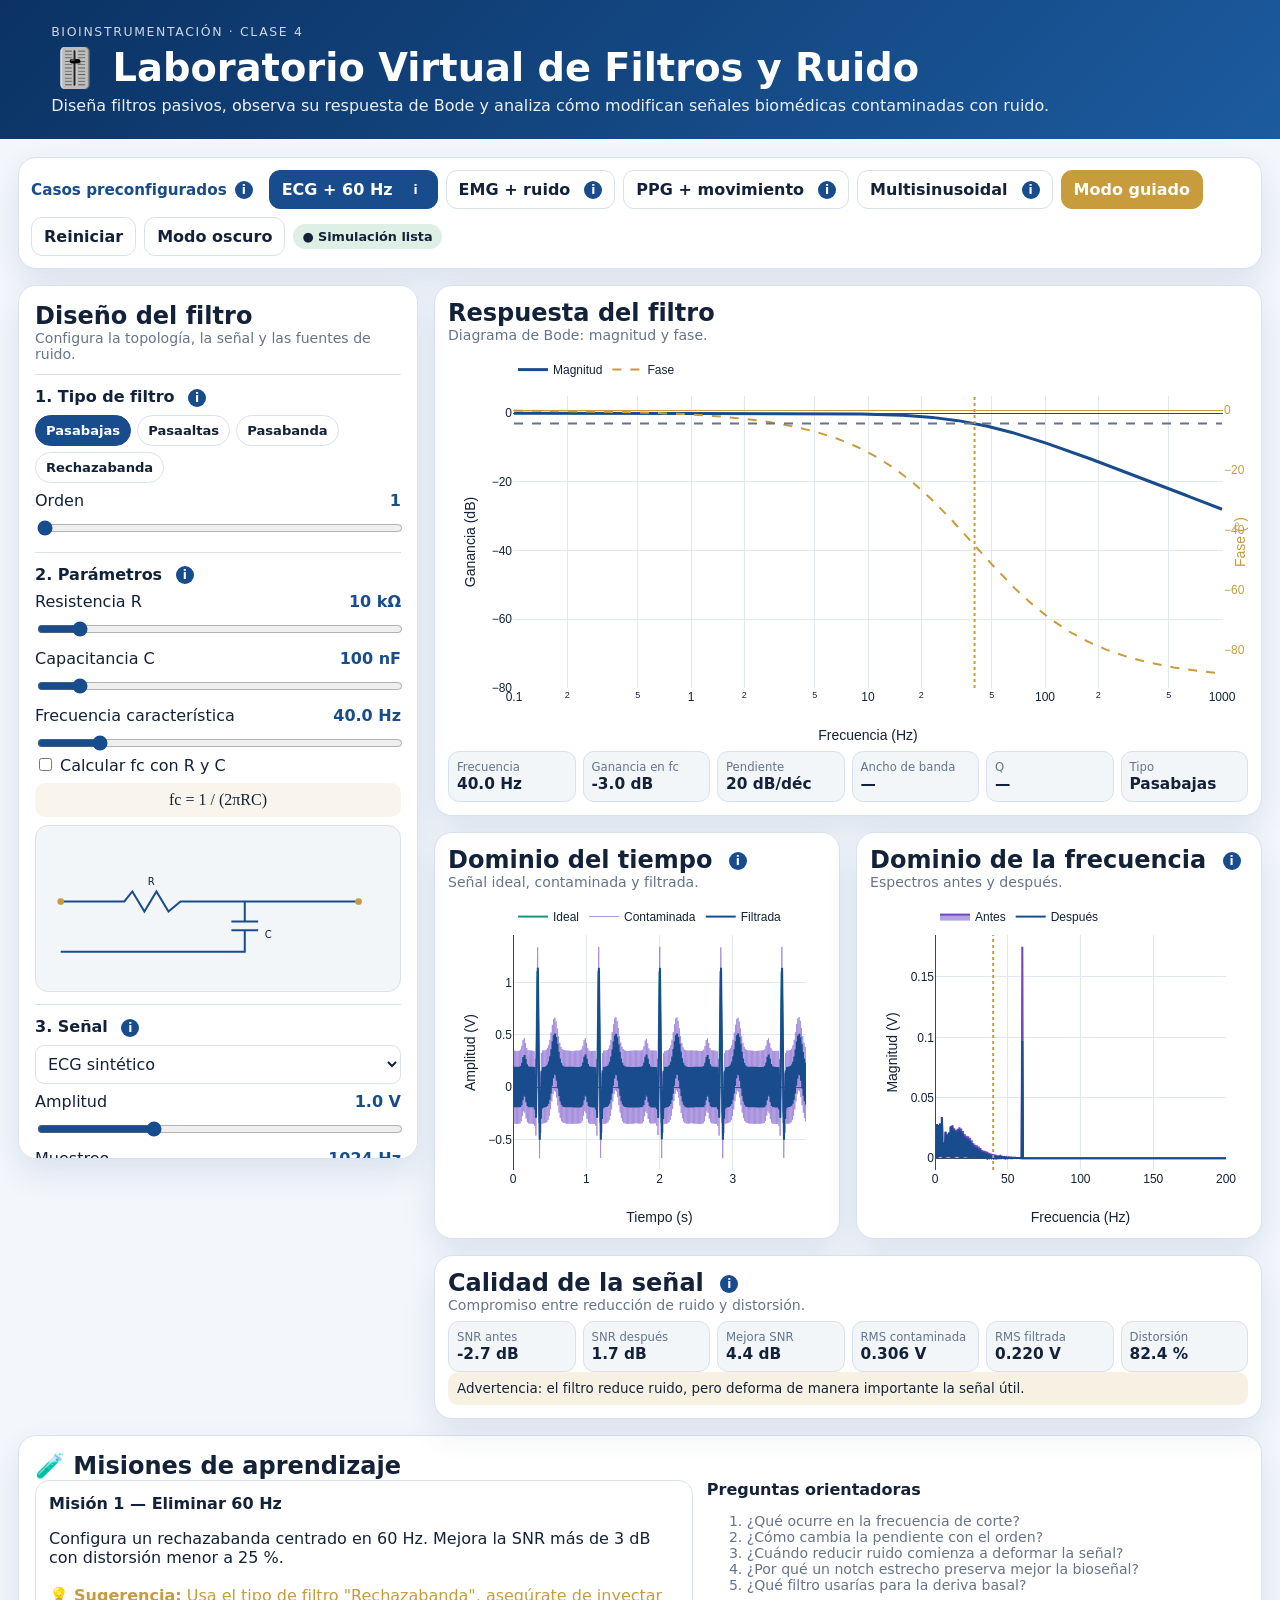
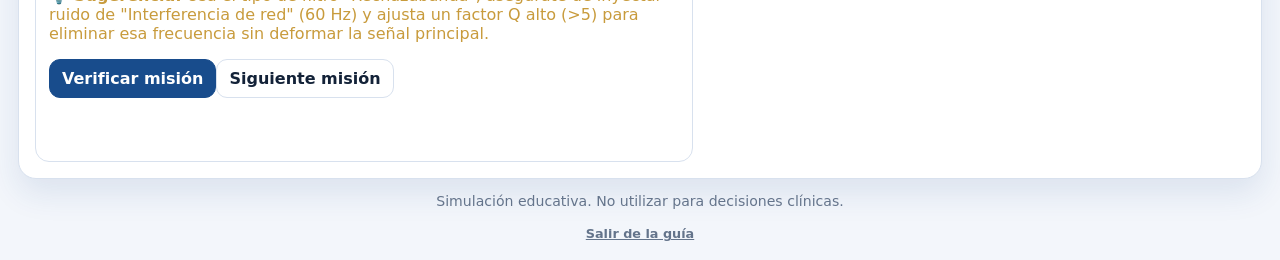
<file: public/laboratorio_virtual_filtros_ruido.html>
<!DOCTYPE html>
<html lang="es">
<head>
<meta charset="UTF-8"><meta name="viewport" content="width=device-width,initial-scale=1">
<title>Laboratorio Virtual de Filtros y Ruido</title>
<script src="plotly.min.js"></script>
<style>
:root{--bg:#f3f6fb;--card:#fff;--ink:#132238;--muted:#64748b;--line:#d8e1ee;--p:#184c8c;--s:#c89b3c;--a:#6d47c7;--g:#15967d;--ok:#138a43;--bad:#b42318;--shadow:0 14px 32px rgba(24,76,140,.11)}
[data-theme=dark]{--bg:#0d1525;--card:#111c2f;--ink:#f5f8fc;--muted:#aab5c7;--line:#31415b;--p:#63a7f5;--s:#f0c76d;--a:#aa8bf0;--g:#44d2b3;--ok:#4ade80;--bad:#fb7185;--shadow:0 14px 32px rgba(0,0,0,.3)}
*{box-sizing:border-box}body{margin:0;background:var(--bg);color:var(--ink);font-family:Inter,system-ui,Segoe UI,Arial,sans-serif}header{background:linear-gradient(135deg,#0b3263,#1c5b9f);color:#fff;padding:24px clamp(18px,4vw,58px)}header h1{font-size:clamp(1.8rem,3vw,2.8rem);margin:.35rem 0}header p{margin:0;max-width:1050px;opacity:.92}main{max-width:1580px;margin:auto;padding:18px}.panel,.toolbar{background:var(--card);border:1px solid var(--line);border-radius:18px;box-shadow:var(--shadow)}.toolbar{display:flex;flex-wrap:wrap;gap:8px;padding:12px;margin-bottom:16px;align-items:center}button,select,input{font:inherit}button{border:1px solid var(--line);background:var(--card);color:var(--ink);padding:9px 12px;border-radius:11px;font-weight:700;cursor:pointer}button:hover{transform:translateY(-1px)}button.primary{background:var(--p);color:#fff;border-color:var(--p)}button.secondary{background:var(--s);color:#fff;border-color:var(--s)}.grid{display:grid;grid-template-columns:minmax(320px,400px) 1fr;gap:16px}.controls{padding:16px;max-height:calc(100vh - 26px);overflow:auto;position:sticky;top:12px}.controls h2,.head h2,.activity h2{margin:0}.sub{color:var(--muted);font-size:.88rem}.section{border-top:1px solid var(--line);padding-top:12px;margin-top:12px}.section h3{margin:0 0 8px;font-size:1rem}.row{display:grid;grid-template-columns:1fr auto;gap:8px;align-items:center;margin:8px 0}.value{font-weight:800;color:var(--p);font-variant-numeric:tabular-nums}input[type=range]{width:100%;accent-color:var(--p)}input[type=checkbox]{accent-color:var(--p)}select,input[type=number]{width:100%;border:1px solid var(--line);border-radius:9px;padding:8px;background:var(--card);color:var(--ink)}.chips{display:flex;flex-wrap:wrap;gap:6px}.chip{padding:7px 10px;border-radius:999px;font-size:.82rem}.chip.active{background:var(--p);color:#fff;border-color:var(--p)}.formula{font-family:Cambria,Georgia,serif;background:color-mix(in srgb,var(--card) 90%,var(--s) 10%);border-radius:10px;padding:8px;text-align:center;margin-top:8px}.circuit{border:1px solid var(--line);border-radius:13px;padding:8px;background:color-mix(in srgb,var(--card) 95%,var(--p) 5%);margin-top:8px}.circuit svg{width:100%;height:145px}.dash{display:grid;gap:16px}.card{padding:13px}.head{display:flex;justify-content:space-between;align-items:flex-start;gap:10px}.plot{height:335px}.plot.tall{height:400px}.metrics{display:grid;grid-template-columns:repeat(6,minmax(0,1fr));gap:7px;margin-top:8px}.metric{border:1px solid var(--line);border-radius:11px;padding:8px;background:color-mix(in srgb,var(--card) 95%,var(--p) 5%)}.metric span{display:block;color:var(--muted);font-size:.73rem}.metric strong{font-size:.96rem}.compare{display:grid;grid-template-columns:1fr 1fr;gap:16px}.note{padding:9px;border-radius:10px;background:color-mix(in srgb,var(--card) 86%,var(--s) 14%);font-size:.84rem}.activity{padding:16px;margin-top:16px}.activity-grid{display:grid;grid-template-columns:1.1fr .9fr;gap:14px}.challenge{border:1px solid var(--line);border-radius:14px;padding:13px}.feedback{min-height:42px;margin-top:8px;font-weight:700}.ok{color:var(--ok)}.bad{color:var(--bad)}.status{padding:5px 9px;border-radius:999px;background:color-mix(in srgb,var(--card) 86%,var(--ok) 14%);font-size:.8rem;font-weight:800}@media(max-width:1100px){.grid{grid-template-columns:1fr}.controls{position:static;max-height:none}.metrics{grid-template-columns:repeat(3,1fr)}}@media(max-width:760px){main{padding:10px}.compare{grid-template-columns:1fr}.metrics{grid-template-columns:repeat(2,1fr)}.activity-grid{grid-template-columns:1fr}.plot{height:310px}}

.tour-overlay{position:fixed;top:0;left:0;width:100vw;height:100vh;background:rgba(0,0,0,0.6);z-index:9998;display:none;backdrop-filter:blur(2px)}
.tour-overlay.active{display:block}
.tour-highlight{position:relative;z-index:9999;box-shadow:0 0 0 4px var(--p), 0 0 20px rgba(0,0,0,0.5) !important; background:var(--card);}
.tour-card{position:absolute;z-index:10000;background:var(--card);border:2px solid var(--p);border-radius:14px;box-shadow:0 14px 40px rgba(0,0,0,.2);padding:20px;width:340px;display:none;transition:opacity .3s;color:var(--ink)}
.tour-card.active{display:block}
.tour-card h3{margin:0 0 10px;color:var(--p);font-size:1.15rem}
.tour-card p{font-size:.95rem;margin:0 0 15px;color:var(--muted);line-height:1.5}
.tour-nav{display:flex;justify-content:space-between;align-items:center}
.tour-nav button{padding:7px 12px;font-size:.85rem}
.tour-indicator{font-size:.85rem;color:var(--muted);font-weight:800}


.info-btn { display:inline-flex; align-items:center; justify-content:center; width:18px; height:18px; border-radius:50%; background:var(--p); color:#fff; font-size:12px; font-weight:bold; cursor:help; margin-left:8px; vertical-align:middle; line-height:1; }
#global-tooltip { position:fixed; width:300px; background:var(--card); color:var(--ink); border:1px solid var(--p); border-radius:8px; padding:12px; font-size:13px; font-weight:normal; box-shadow:0 10px 25px rgba(0,0,0,0.3); opacity:0; visibility:hidden; transition:opacity 0.2s; z-index:10000; pointer-events:none; text-align:left; line-height:1.4; white-space:normal; }
#global-tooltip.visible { opacity:1; visibility:visible; }
#global-tooltip::after { content:''; position:absolute; top:50%; right:100%; margin-top:-6px; border-width:6px; border-style:solid; border-color:transparent var(--p) transparent transparent; }
#global-tooltip b { color:var(--p); }

</style>
</head>
<body>
<header><div style="font-size:.78rem;letter-spacing:.13em;text-transform:uppercase;opacity:.8">Bioinstrumentación · Clase 4</div><h1>🎚️ Laboratorio Virtual de Filtros y Ruido</h1><p>Diseña filtros pasivos, observa su respuesta de Bode y analiza cómo modifican señales biomédicas contaminadas con ruido.</p></header>
<main>
<div class="toolbar"><span style="font-weight:bold; color:var(--p); display:flex; align-items:center; margin-right:8px; font-size: 0.95rem;">Casos preconfigurados <div tabindex="0" class="info-btn" data-tooltip="Carga rápidamente escenarios de la vida real.&lt;br&gt;&lt;br&gt;Por ejemplo, &lt;b&gt;&quot;ECG + 60 Hz&quot;&lt;/b&gt; simula un electrocardiograma contaminado por la red eléctrica. El simulador auto-configurará todos los parámetros para que empieces a filtrar de inmediato.">i</div></span><button class="primary" id="preECG" style="display:inline-flex;align-items:center;gap:6px;">ECG + 60 Hz <span class="info-btn" data-tooltip="<b>Electrocardiograma</b> (actividad eléctrica del corazón) contaminado por el zumbido de la red eléctrica a 60 Hz.<br><br>Ideal para practicar con filtros Rechazabanda (Notch).">i</span></button><button id="preEMG" style="display:inline-flex;align-items:center;gap:6px;">EMG + ruido <span class="info-btn" data-tooltip="<b>Electromiograma</b> (actividad eléctrica de los músculos) contaminado con ruido térmico aleatorio (ruido blanco).<br><br>Ideal para practicar con filtros Pasabanda o Pasabajas.">i</span></button><button id="prePPG" style="display:inline-flex;align-items:center;gap:6px;">PPG + movimiento <span class="info-btn" data-tooltip="<b>Fotopletismograma</b> (pulso óptico para medir oxígeno) afectado por la respiración lenta y movimientos del paciente (deriva basal).<br><br>Ideal para practicar con filtros Pasaaltas.">i</span></button><button id="preMulti" style="display:inline-flex;align-items:center;gap:6px;">Multisinusoidal <span class="info-btn" data-tooltip="<b>Señal Sintética</b> que mezcla matemáticamente 3 frecuencias puras (10, 30 y 70 Hz).<br><br>Ideal para entender de forma teórica cómo un filtro afecta a frecuencias exactas individuales.">i</span></button><button class="secondary" id="guided">Modo guiado</button><button id="reset">Reiniciar</button><button id="theme">Modo oscuro</button><span class="status" id="status">● Simulación lista</span></div>
<div class="grid">
<aside class="panel controls"><h2>Diseño del filtro</h2><div class="sub">Configura la topología, la señal y las fuentes de ruido.</div>
<div class="section"><h3>1. Tipo de filtro <div tabindex="0" class="info-btn" data-tooltip="Define qué frecuencias dejar pasar y cuáles bloquear.<br><br>• <b>Pasabajas:</b> Permite frecuencias bajas.<br>• <b>Pasaaltas:</b> Permite frecuencias altas.<br>• <b>Pasabanda:</b> Filtra un rango específico (útil en EMG).<br>• <b>Rechazabanda (Notch):</b> Elimina una frecuencia muy específica (como 60 Hz).">i</div></h3><div class="chips"><button class="chip active" data-filter="low">Pasabajas</button><button class="chip" data-filter="high">Pasaaltas</button><button class="chip" data-filter="band">Pasabanda</button><button class="chip" data-filter="notch">Rechazabanda</button></div><div class="row"><label>Orden</label><span class="value" id="orderV"></span></div><input id="order" type="range" min="1" max="6" step="1" value="1"></div>
<div class="section"><h3>2. Parámetros <div tabindex="0" class="info-btn" data-tooltip="<b>Frecuencia característica (fc):</b> El punto donde el filtro empieza a atenuar la señal (-3 dB). Puedes calcularla ajustando componentes reales (R, C, L).<br><br>• <b>Factor Q:</b> En filtros pasabanda y notch, determina qué tan &quot;estrecho&quot; y selectivo es el filtro.">i</div></h3><div class="row"><label>Resistencia R</label><span class="value" id="rV"></span></div><input id="R" type="range" min="100" max="100000" step="100" value="10000"><div class="row"><label>Capacitancia C</label><span class="value" id="cV"></span></div><input id="C" type="range" min="1" max="1000" step="1" value="100"><div id="lBlock"><div class="row"><label>Inductancia L</label><span class="value" id="lV"></span></div><input id="L" type="range" min="1" max="1000" step="1" value="100"></div><div class="row"><label>Frecuencia característica</label><span class="value" id="fcV"></span></div><input id="fc" type="range" min="0.5" max="250" step="0.5" value="40"><div id="qBlock"><div class="row"><label>Factor Q</label><span class="value" id="qV"></span></div><input id="Q" type="range" min="0.2" max="20" step="0.1" value="3"></div><label><input id="link" type="checkbox"> Calcular fc con R y C</label><div class="formula" id="formula"></div><div class="circuit" id="circuit"></div></div>
<div class="section"><h3>3. Señal <div tabindex="0" class="info-btn" data-tooltip="Configura la señal fisiológica sintética (ECG, EMG, PPG) que actuará como señal ideal pura.<br><br>• <b>Amplitud:</b> Voltaje de la señal.<br>• <b>Muestreo (fs):</b> Cantidad de datos capturados por segundo.">i</div></h3><select id="source"><option value="ecg">ECG sintético</option><option value="emg">EMG sintético</option><option value="ppg">PPG sintético</option><option value="multi">Multisinusoidal</option></select><div class="row"><label>Amplitud</label><span class="value" id="ampV"></span></div><input id="amp" type="range" min="0.1" max="3" step="0.1" value="1"><div class="row"><label>Muestreo</label><span class="value" id="fsV"></span></div><input id="fs" type="range" min="256" max="2048" step="256" value="1024"><div class="row"><label>Duración</label><span class="value" id="durV"></span></div><input id="dur" type="range" min="2" max="8" step="1" value="4"></div>
<div class="section"><h3>4. Ruido <div tabindex="0" class="info-btn" data-tooltip="Añade interferencias típicas a la señal ideal.<br><br>• <b>Ruido blanco:</b> Ruido térmico de los electrodos.<br>• <b>Interferencia de red:</b> Zumbido eléctrico de 50/60 Hz.<br>• <b>Deriva basal:</b> Cambios lentos por la respiración del paciente.<br>• <b>Artefacto de movimiento:</b> Picos bruscos irregulares.">i</div></h3><label><input id="whiteOn" type="checkbox"> Ruido blanco</label><div class="row"><label>Nivel</label><span class="value" id="whiteV"></span></div><input id="white" type="range" min="0" max="1.5" step="0.05" value="0.2"><label><input id="mainsOn" type="checkbox" checked> Interferencia de red</label><select id="mainsF"><option value="50">50 Hz</option><option value="60" selected>60 Hz</option></select><div class="row"><label>Nivel de red</label><span class="value" id="mainsV"></span></div><input id="mainsA" type="range" min="0" max="1" step="0.05" value="0.35"><label><input id="baseOn" type="checkbox"> Deriva basal</label><div class="row"><label>Nivel de deriva</label><span class="value" id="baseV"></span></div><input id="baseA" type="range" min="0" max="1.5" step="0.05" value="0.4"><label><input id="motionOn" type="checkbox"> Artefacto de movimiento</label></div>
<div class="section"><h3>5. Visualización</h3><label><input id="showClean" type="checkbox" checked> Ideal</label><br><label><input id="showNoisy" type="checkbox" checked> Contaminada</label><br><label><input id="showFilt" type="checkbox" checked> Filtrada</label><br><label><input id="showPhase" type="checkbox" checked> Fase en Bode</label><br><label><input id="markers" type="checkbox" checked> Marcadores</label><select id="maxF"><option value="100">100 Hz</option><option value="200" selected>200 Hz</option><option value="500">500 Hz</option><option value="nyq">Nyquist</option></select></div>
</aside>
<section class="dash">
<article class="panel card"><div class="head"><div><h2>Respuesta del filtro</h2><div class="sub">Diagrama de Bode: magnitud y fase.</div></div></div><div id="bode" class="plot tall"></div><div class="metrics"><div class="metric"><span>Frecuencia</span><strong id="mFc"></strong></div><div class="metric"><span>Ganancia en fc</span><strong id="mGain"></strong></div><div class="metric"><span>Pendiente</span><strong id="mSlope"></strong></div><div class="metric"><span>Ancho de banda</span><strong id="mBW"></strong></div><div class="metric"><span>Q</span><strong id="mQ"></strong></div><div class="metric"><span>Tipo</span><strong id="mType"></strong></div></div></article>
<div class="compare"><article class="panel card"><div class="head"><div><h2>Dominio del tiempo <div tabindex="0" class="info-btn" data-tooltip="Compara visualmente la señal ideal (verde) contra la señal ruidosa (roja) y el resultado que produce tu filtro (azul).<br><br><b>Objetivo:</b> ¡Hacer que la línea azul se superponga lo más posible a la verde!">i</div></h2><div class="sub">Señal ideal, contaminada y filtrada.</div></div></div><div id="time" class="plot"></div></article><article class="panel card"><div class="head"><div><h2>Dominio de la frecuencia <div tabindex="0" class="info-btn" data-tooltip="Analiza el espectro (FFT) antes y después del filtro.<br><br>Aquí puedes ver picos claros (como el ruido de 60 Hz) y verificar gráficamente que tu filtro los haya aplastado con éxito.">i</div></h2><div class="sub">Espectros antes y después.</div></div></div><div id="freq" class="plot"></div></article></div>
<article class="panel card"><div class="head"><div><h2>Calidad de la señal <div tabindex="0" class="info-btn" data-tooltip="SNR (Relación Señal-Ruido) mide qué tan &quot;limpia&quot; es la señal.<br><br>• <b>Mejora SNR:</b> Cuántos dB de ruido lograste limpiar.<br>• <b>Distorsión:</b> Cuidado, un filtro muy agresivo eliminará el ruido, ¡pero deformará permanentemente la forma original (clínica) del ECG!">i</div></h2><div class="sub">Compromiso entre reducción de ruido y distorsión.</div></div></div><div class="metrics"><div class="metric"><span>SNR antes</span><strong id="sn0"></strong></div><div class="metric"><span>SNR después</span><strong id="sn1"></strong></div><div class="metric"><span>Mejora SNR</span><strong id="snG"></strong></div><div class="metric"><span>RMS contaminada</span><strong id="rn"></strong></div><div class="metric"><span>RMS filtrada</span><strong id="rf"></strong></div><div class="metric"><span>Distorsión</span><strong id="dist"></strong></div></div><div class="note" id="interpret"></div></article>
</section></div>
<section class="panel activity"><h2>🧪 Misiones de aprendizaje</h2><div class="activity-grid"><div class="challenge"><strong id="missionT"></strong><p id="missionD"></p><button class="primary" id="check">Verificar misión</button><button id="next">Siguiente misión</button><div class="feedback" id="feedback"></div></div><div><strong>Preguntas orientadoras</strong><ol class="sub"><li>¿Qué ocurre en la frecuencia de corte?</li><li>¿Cómo cambia la pendiente con el orden?</li><li>¿Cuándo reducir ruido comienza a deformar la señal?</li><li>¿Por qué un notch estrecho preserva mejor la bioseñal?</li><li>¿Qué filtro usarías para la deriva basal?</li></ol></div></div></section>
<div class="sub" style="text-align:center;margin:14px">Simulación educativa. No utilizar para decisiones clínicas.</div>


  <div style="text-align:center;margin-top:10px">
    <button id="tour-close" style="background:transparent;border:none;color:var(--muted);text-decoration:underline;font-size:0.8rem;padding:0;cursor:pointer;">Salir de la guía</button>
  </div>
</div>

</main>
<script>
const $=x=>document.getElementById(x),state={filter:'low',mission:0};const missions=[['Misión 1 — Eliminar 60 Hz','Configura un rechazabanda centrado en 60 Hz. Mejora la SNR más de 3 dB con distorsión menor a 25 %.<br><br><span style="color:var(--s)">💡 <b>Sugerencia:</b> Usa el tipo de filtro "Rechazabanda", asegúrate de inyectar ruido de "Interferencia de red" (60 Hz) y ajusta un factor Q alto (>5) para eliminar esa frecuencia sin deformar la señal principal.</span>'],['Misión 2 — Reducir deriva basal','Activa la deriva y configura un pasaaltas con fc entre 0.5 y 2 Hz.<br><br><span style="color:var(--s)">💡 <b>Sugerencia:</b> La deriva basal es una oscilación muy lenta. Selecciona "Pasaaltas" y mueve la frecuencia de corte muy abajo (ej. 1 Hz) para nivelar la señal al centro sin destruir la forma de las ondas.</span>'],['Misión 3 — Reducir ruido blanco','Activa ruido blanco y configura un pasabajas que mejore la SNR más de 2 dB.<br><br><span style="color:var(--s)">💡 <b>Sugerencia:</b> El ruido térmico oscila a muy altas frecuencias. Usa un "Pasabajas" con una frecuencia de corte por encima de la parte útil de tu señal (ej. 40 Hz) para suavizarla. Observa el diagrama de frecuencia para guiarte.</span>'],['Misión 4 — Seleccionar banda','Configura un pasabanda centrado cerca de 30 Hz con Q entre 1 y 5.<br><br><span style="color:var(--s)">💡 <b>Sugerencia:</b> El "Pasabanda" es la combinación de los dos anteriores. Modificar el Factor Q cambiará tu ancho de banda. Úsalo si solo te interesa un rango muy específico, ideal en señales musculares (EMG).</span>']];
function css(v){return getComputedStyle(document.documentElement).getPropertyValue(v).trim()}function randn(){let u=0,v=0;while(!u)u=Math.random();while(!v)v=Math.random();return Math.sqrt(-2*Math.log(u))*Math.cos(2*Math.PI*v)}function pow2(n){let p=1;while(p<n)p<<=1;return p}
function fft(r,i,inv=false){const n=r.length;for(let a=1,j=0;a<n;a++){let b=n>>1;for(;j&b;b>>=1)j^=b;j^=b;if(a<j){[r[a],r[j]]=[r[j],r[a]];[i[a],i[j]]=[i[j],i[a]]}}for(let l=2;l<=n;l<<=1){const ang=(inv?2:-2)*Math.PI/l,c=Math.cos(ang),s=Math.sin(ang);for(let a=0;a<n;a+=l){let wr=1,wi=0;for(let j=0;j<l/2;j++){const ur=r[a+j],ui=i[a+j],vr=r[a+j+l/2]*wr-i[a+j+l/2]*wi,vi=r[a+j+l/2]*wi+i[a+j+l/2]*wr;r[a+j]=ur+vr;i[a+j]=ui+vi;r[a+j+l/2]=ur-vr;i[a+j+l/2]=ui-vi;const nw=wr*c-wi*s;wi=wr*s+wi*c;wr=nw}}}if(inv)for(let a=0;a<n;a++){r[a]/=n;i[a]/=n}}
function src(type,t){if(type==='ecg'){const per=60/72,p=(t%per)/per,g=(m,s,a)=>a*Math.exp(-.5*((p-m)/s)**2);return g(.18,.025,.12)+g(.38,.012,-.18)+g(.40,.01,1.2)+g(.43,.015,-.35)+g(.68,.05,.32)}if(type==='ppg'){const p=t%1;return 1.15*Math.exp(-7*p)*(1-Math.exp(-30*p))+.25*Math.exp(-80*(p-.35)**2)}if(type==='emg'){let m=0;for(let i=1;i<=12;i++)m+=(1/Math.sqrt(i))*Math.sin(2*Math.PI*(25+i*17)*t+(i*i));const env=Math.pow(Math.max(0,Math.sin(2*Math.PI*0.5*t)),2);return 0.15*m*(0.1+env);}return Math.sin(2*Math.PI*10*t)+.6*Math.sin(2*Math.PI*30*t)+.35*Math.sin(2*Math.PI*70*t)}
function signals(){const fs=+$('fs').value,dur=+$('dur').value,n=Math.min(pow2(fs*dur),8192),amp=+$('amp').value,t=new Array(n),clean=new Float64Array(n),noisy=new Float64Array(n);for(let k=0;k<n;k++){t[k]=k/fs;let s=amp*src($('source').value,t[k]),y=s;clean[k]=s;if($('whiteOn').checked)y+=+$('white').value*randn();if($('mainsOn').checked)y+=+$('mainsA').value*Math.sin(2*Math.PI*+$('mainsF').value*t[k]);if($('baseOn').checked)y+=+$('baseA').value*Math.sin(2*Math.PI*.33*t[k]);if($('motionOn').checked&&Math.sin(2*Math.PI*.45*t[k])>.82)y+=.7*Math.sin(2*Math.PI*3*t[k])+.3*randn();noisy[k]=y}return{fs,n,t,clean,noisy}}
function H(f){const fc=+$('fc').value,q=+$('Q').value,o=+$('order').value,w=f/(fc||1e-9),t=state.filter;let m=1,p=0;if(t==='low'){m=1/Math.sqrt(1+w**(2*o));p=-o*Math.atan(w)}if(t==='high'){m=f===0?0:w**o/Math.sqrt(1+w**(2*o));p=o*(Math.PI/2-Math.atan(w))}if(t==='band'){const d=Math.sqrt((1-w*w)**2+(w/q)**2);m=Math.pow(Math.max((w/q)/(d||1e-12),1e-12),Math.max(1,o/2));p=Math.atan2(1-w*w,w/q)-Math.PI/2}if(t==='notch'){const d=Math.sqrt((1-w*w)**2+(w/q)**2);m=Math.pow(Math.max(Math.abs(1-w*w)/(d||1e-12),1e-12),Math.max(1,o/2));p=Math.atan2(w/q,1-w*w)}return{m:Math.min(1,m),p}}
function filt(x,fs){const r=Float64Array.from(x),i=new Float64Array(x.length);fft(r,i);for(let k=0;k<x.length;k++){const sg=k<=x.length/2?k:k-x.length,f=Math.abs(sg)*fs/x.length,h=H(f),ph=sg>=0?h.p:-h.p,cr=h.m*Math.cos(ph),ci=h.m*Math.sin(ph),a=r[k],b=i[k];r[k]=a*cr-b*ci;i[k]=a*ci+b*cr}fft(r,i,true);return r}
function spectrum(x,fs){const n=x.length,r=new Float64Array(n),im=new Float64Array(n);let mean=0;for(const v of x)mean+=v;mean/=n;for(let k=0;k<n;k++){const w=.5-.5*Math.cos(2*Math.PI*k/(n-1));r[k]=(x[k]-mean)*w}fft(r,im);const f=[],m=[];for(let k=0;k<=n/2;k++){f.push(k*fs/n);let a=2*Math.hypot(r[k],im[k])/n;if(k===0||k===n/2)a/=2;m.push(a)}return{f,m}}
function rms(x){let s=0;for(const v of x)s+=v*v;return Math.sqrt(s/x.length)}function snr(c,x){let ps=0,pn=0;for(let k=0;k<c.length;k++){ps+=c[k]*c[k];pn+=(x[k]-c[k])**2}return 10*Math.log10(ps/(pn+1e-12))}function fmtR(v){return v>=1000?(v/1000).toFixed(v>=10000?0:1)+' kΩ':v.toFixed(0)+' Ω'}
function circuit(){const p=css('--p'),s=css('--s'),ink=css('--ink'),w=`stroke="${p}" stroke-width="3" fill="none"`;let x=`<svg viewBox="0 0 520 175"><style>.t{font:15px system-ui;fill:${ink}}
.info-btn { display:inline-flex; align-items:center; justify-content:center; width:18px; height:18px; border-radius:50%; background:var(--p); color:#fff; font-size:12px; font-weight:bold; cursor:help; margin-left:8px; vertical-align:middle; line-height:1; }
#global-tooltip { position:fixed; width:300px; background:var(--card); color:var(--ink); border:1px solid var(--p); border-radius:8px; padding:12px; font-size:13px; font-weight:normal; box-shadow:0 10px 25px rgba(0,0,0,0.3); opacity:0; visibility:hidden; transition:opacity 0.2s; z-index:10000; pointer-events:none; text-align:left; line-height:1.4; white-space:normal; }
#global-tooltip.visible { opacity:1; visibility:visible; }
#global-tooltip::after { content:''; position:absolute; top:50%; right:100%; margin-top:-6px; border-width:6px; border-style:solid; border-color:transparent var(--p) transparent transparent; }
#global-tooltip b { color:var(--p); }

</style>`;if(state.filter==='low')x+=`<path d="M25 80 H120 l12 -15 l18 30 l18 -30 l18 30 l18 -15 H300 H470" ${w}/><path d="M300 80 V110 M280 110 H320 M280 123 H320 M300 123 V155 H25" ${w}/><text x="155" y="55" class="t">R</text><text x="330" y="135" class="t">C</text>`;if(state.filter==='high')x+=`<path d="M25 80 H145 M145 55 V105 M165 55 V105 M165 80 H300 H470" ${w}/><path d="M300 80 V100 l-15 12 l30 18 l-30 18 l15 12 V165 H25" ${w}/><text x="145" y="40" class="t">C</text><text x="325" y="140" class="t">R</text>`;if(state.filter==='band')x+=`<path d="M25 80 H95 M95 55 V105 M115 55 V105 M115 80 H185 l12 -15 l18 30 l18 -30 l18 30 l18 -15 H330 H470" ${w}/><path d="M330 80 V110" ${w}/><path d="M315 110 q15 -22 30 0 q15 22 30 0 q15 -22 30 0 V155 H25" ${w}/><text x="95" y="40" class="t">C</text><text x="205" y="55" class="t">R</text><text x="365" y="140" class="t">L</text>`;if(state.filter==='notch')x+=`<path d="M25 80 H150 H470" ${w}/><path d="M255 80 V100 l-15 12 l30 18 l-30 18 l15 12 V165 H25" ${w}/><path d="M255 80 H340 M340 55 V105 M360 55 V105 M360 80 H395" ${w}/><path d="M395 80 q15 -22 30 0 q15 22 30 0 V165" ${w}/><text x="275" y="140" class="t">R</text><text x="340" y="40" class="t">C</text><text x="430" y="130" class="t">L</text>`;return x+`<circle cx="25" cy="80" r="5" fill="${s}"/><circle cx="470" cy="80" r="5" fill="${s}"/></svg>`}
function layout(x,y){const d=document.documentElement.dataset.theme==='dark',g=d?'#31415b':'#e2e8f0';return{paper_bgcolor:'rgba(0,0,0,0)',plot_bgcolor:d?'#111c2f':'#fff',font:{color:css('--ink')},margin:{l:65,r:20,t:24,b:55},hovermode:'closest',legend:{orientation:'h',y:1.14},uirevision:'keep',xaxis:{title:x,gridcolor:g,showgrid:true,automargin:true},yaxis:{title:y,gridcolor:g,showgrid:true,automargin:true}}}
function update(){
    try {
        if($('link').checked){const f=1/(2*Math.PI*+$('R').value*(+$('C').value*1e-9));$('fc').value=Math.max(.5,Math.min(250,f))}
        $('rV').textContent=fmtR(+$('R').value);$('cV').textContent=$('C').value+' nF';$('lV').textContent=$('L').value+' mH';$('fcV').textContent=(+$('fc').value).toFixed(1)+' Hz';$('qV').textContent=(+$('Q').value).toFixed(1);$('orderV').textContent=$('order').value;$('ampV').textContent=(+$('amp').value).toFixed(1)+' V';$('fsV').textContent=$('fs').value+' Hz';$('durV').textContent=$('dur').value+' s';$('whiteV').textContent=(+$('white').value).toFixed(2)+' V';$('mainsV').textContent=(+$('mainsA').value).toFixed(2)+' V';$('baseV').textContent=(+$('baseA').value).toFixed(2)+' V';const second=['band','notch'].includes(state.filter);$('qBlock').style.display=second?'block':'none';$('lBlock').style.display=second?'block':'none';$('formula').textContent=second?'f₀ = 1 / (2π√LC),  AB = f₀ / Q':'fc = 1 / (2πRC)';$('circuit').innerHTML=circuit();
        const s=signals(),y=filt(s.noisy,s.fs),sn=spectrum(s.noisy,s.fs),sf=spectrum(y,s.fs),maxF=$('maxF').value==='nyq'?s.fs/2:Math.min(+$('maxF').value,s.fs/2),td=[];if($('showClean').checked)td.push({x:s.t,y:Array.from(s.clean),name:'Ideal',mode:'lines',line:{color:css('--g'),width:2}});if($('showNoisy').checked)td.push({x:s.t,y:Array.from(s.noisy),name:'Contaminada',mode:'lines',line:{color:css('--a'),width:1},opacity:.6});if($('showFilt').checked)td.push({x:s.t,y:Array.from(y),name:'Filtrada',mode:'lines',line:{color:css('--p'),width:2}});const lt=layout('Tiempo (s)','Amplitud (V)');lt.xaxis.range=[0,Math.min(4,s.t[s.t.length-1])];
        
        if (typeof Plotly === 'undefined') throw new Error('Plotly is not loaded! Check if plotly.min.js is accessible.');
        
        Plotly.react('time',td,lt,{responsive:true,displaylogo:false});
        
        let e=sn.f.findIndex(v=>v>maxF);if(e<0)e=sn.f.length;const fd=[{x:sn.f.slice(0,e),y:sn.m.slice(0,e),name:'Antes',mode:'lines',fill:'tozeroy',opacity:.45,line:{color:css('--a')}},{x:sf.f.slice(0,e),y:sf.m.slice(0,e),name:'Después',mode:'lines',line:{color:css('--p'),width:2}}],lf=layout('Frecuencia (Hz)','Magnitud (V)');lf.xaxis.range=[0,maxF];if($('markers').checked){lf.shapes=[{type:'line',x0:+$('fc').value,x1:+$('fc').value,y0:0,y1:1,yref:'paper',line:{color:css('--s'),dash:'dot',width:2}}]}Plotly.react('freq',fd,lf,{responsive:true,displaylogo:false});
        const fb=[],db=[],ph=[],f0=.1,f1=Math.max(1000,maxF*2);for(let k=0;k<500;k++){const f=f0*Math.pow(f1/f0,k/499),h=H(f);fb.push(f);db.push(20*Math.log10(Math.max(h.m,1e-6)));ph.push(h.p*180/Math.PI)}const bd=[{x:fb,y:db,name:'Magnitud',mode:'lines',line:{color:css('--p'),width:3}}];if($('showPhase').checked)bd.push({x:fb,y:ph,name:'Fase',mode:'lines',yaxis:'y2',line:{color:css('--s'),dash:'dash'}});const lb=layout('Frecuencia (Hz)','Ganancia (dB)');lb.xaxis.type='log';lb.yaxis.range=[-80,5];lb.yaxis2={title:'Fase (°)',overlaying:'y',side:'right',showgrid:false,color:css('--s')};if($('markers').checked)lb.shapes=[{type:'line',x0:+$('fc').value,x1:+$('fc').value,y0:0,y1:1,yref:'paper',line:{color:css('--s'),dash:'dot',width:2}},{type:'line',x0:f0,x1:f1,y0:-3,y1:-3,line:{color:css('--muted'),dash:'dash'}}];Plotly.react('bode',bd,lb,{responsive:true,displaylogo:false});
        
        const a=snr(s.clean,s.noisy),b=snr(s.clean,y),dist=Math.sqrt(Array.from(y).reduce((q,v,k)=>q+(v-s.clean[k])**2,0)/y.length)/(rms(s.clean)+1e-12)*100;
        $('sn0').textContent=a.toFixed(1)+' dB';$('sn1').textContent=b.toFixed(1)+' dB';$('snG').textContent=(b-a).toFixed(1)+' dB';$('rn').textContent=rms(s.noisy).toFixed(3)+' V';$('rf').textContent=rms(y).toFixed(3)+' V';$('dist').textContent=dist.toFixed(1)+' %';
        $('mFc').textContent=(+$('fc').value).toFixed(1)+' Hz';$('mGain').textContent=(20*Math.log10(Math.max(H(+$('fc').value).m,1e-6))).toFixed(1)+' dB';$('mSlope').textContent=20*+$('order').value+' dB/déc';$('mBW').textContent=second?((+$('fc').value/+$('Q').value).toFixed(1)+' Hz'):'—';$('mQ').textContent=second?(+$('Q').value).toFixed(1):'—';$('mType').textContent={low:'Pasabajas',high:'Pasaaltas',band:'Pasabanda',notch:'Rechazabanda'}[state.filter];
        $('interpret').textContent=(b-a>2&&dist<30)?'Buen compromiso: mejora la SNR sin deformar excesivamente la señal.':dist>=30?'Advertencia: el filtro reduce ruido, pero deforma de manera importante la señal útil.':'La reducción de ruido aún es limitada; ajusta tipo, frecuencia, Q u orden.';state.last={a,b,dist}
    } catch(err) {
        $('time').innerHTML = '<div style="color:red;padding:20px;max-width:100%;overflow-wrap:break-word;"><b>Error JS:</b> ' + err.message + '</div>';
        console.error(err);
    }
}
function setFilter(t){state.filter=t;document.querySelectorAll('[data-filter]').forEach(b=>b.classList.toggle('active',b.dataset.filter===t));update()}document.querySelectorAll('[data-filter]').forEach(b=>b.onclick=()=>setFilter(b.dataset.filter));['order','R','C','L','fc','Q','link','source','amp','fs','dur','whiteOn','white','mainsOn','mainsF','mainsA','baseOn','baseA','motionOn','showClean','showNoisy','showFilt','showPhase','markers','maxF'].forEach(id=>$(id).addEventListener('input',update));$('theme').onclick=()=>{const d=document.documentElement.dataset.theme==='dark';document.documentElement.dataset.theme=d?'':'dark';$('theme').textContent=d?'Modo oscuro':'Modo claro';update()};$('reset').onclick=()=>location.reload();$('guided').onclick=()=>{$('status').textContent=$('status').textContent.includes('lista')?'● Sigue la misión activa':'● Simulación lista'};$('preECG').onclick=()=>{$('source').value='ecg';$('mainsOn').checked=true;$('mainsF').value='60';$('whiteOn').checked=false;$('baseOn').checked=false;setFilter('notch');$('fc').value=60;$('Q').value=8;update()};$('preEMG').onclick=()=>{$('source').value='emg';$('whiteOn').checked=true;$('mainsOn').checked=true;setFilter('band');$('fc').value=65;$('Q').value=1.5;update()};$('prePPG').onclick=()=>{$('source').value='ppg';$('motionOn').checked=true;$('baseOn').checked=true;$('mainsOn').checked=false;setFilter('low');$('fc').value=8;update()};$('preMulti').onclick=()=>{$('source').value='multi';$('whiteOn').checked=false;$('mainsOn').checked=false;$('baseOn').checked=false;$('motionOn').checked=false;setFilter('low');$('fc').value=40;update()};function mission(){$('missionT').textContent=missions[state.mission][0];$('missionD').innerHTML=missions[state.mission][1];}$('next').onclick=()=>{state.mission=(state.mission+1)%missions.length;mission();$('feedback').textContent=''};$('check').onclick=()=>{  const m=state.mission,s=state.last;  let ok=false;  let failMsg='';  if(m===0){    ok=state.filter==='notch'&&Math.abs(+$('fc').value-60)<=2&&s.b-s.a>3&&s.dist<25;    failMsg='❌ Aún no. <b>Paso a paso:</b><br>1. Señal: Elige ECG.<br>2. Ruido: Activa "Interferencia de red" (60 Hz).<br>3. Filtro: Elige "Rechazabanda".<br>4. Parámetros: fc = 60 Hz y Q > 5 (estrecho).';  }  if(m===1){    ok=state.filter==='high'&&+$('fc').value>=.5&&+$('fc').value<=2&&$('baseOn').checked;    failMsg='❌ Aún no. <b>Paso a paso:</b><br>1. Señal: Elige PPG.<br>2. Ruido: Activa "Deriva basal".<br>3. Filtro: Elige "Pasaaltas".<br>4. Parámetros: fc muy baja, entre 0.5 y 2.0 Hz.';  }  if(m===2){    ok=state.filter==='low'&&$('whiteOn').checked&&s.b-s.a>2;    failMsg='❌ Aún no. <b>Paso a paso:</b><br>1. Señal: Elige EMG.<br>2. Ruido: Activa "Ruido blanco".<br>3. Filtro: Elige "Pasabajas".<br>4. Parámetros: Baja el fc (ej. 40-80 Hz) hasta que la "Mejora SNR" sea mayor a +2.0 dB.';  }  if(m===3){    ok=state.filter==='band'&&Math.abs(+$('fc').value-30)<=5&&+$('Q').value>=1&&+$('Q').value<=5;    failMsg='❌ Aún no. <b>Paso a paso:</b><br>1. Señal: Elige Multisinusoidal.<br>2. Ruido: (Opcional).<br>3. Filtro: Elige "Pasabanda".<br>4. Parámetros: fc = 30 Hz y ajusta Q entre 1.0 y 5.0.';  }  $('feedback').className='feedback '+(ok?'ok':'bad');  $('feedback').innerHTML=ok?'✅ <b>¡Misión superada!</b> Excelente trabajo configurando el filtro.':failMsg;};mission();setFilter('low');


const tourSteps = [
    { el: '.toolbar', title: '1. Casos Preconfigurados', text: 'Carga rápidamente escenarios comunes de señales fisiológicas reales. Por ejemplo, "ECG + 60 Hz" simula un electrocardiograma contaminado por la red eléctrica, ajustando el simulador automáticamente.' },
    { el: '.controls .section:nth-child(1)', title: '2. Tipo de Filtro', text: 'Define qué frecuencias dejar pasar y cuáles bloquear.<br>• <b>Pasabajas:</b> Permite frecuencias bajas.<br>• <b>Pasaaltas:</b> Permite frecuencias altas.<br>• <b>Pasabanda:</b> Filtra un rango específico (útil en EMG).<br>• <b>Rechazabanda (Notch):</b> Elimina una frecuencia muy específica (como 60 Hz).' },
    { el: '.controls .section:nth-child(2)', title: '3. Parámetros', text: '<b>Frecuencia característica (fc):</b> El punto donde el filtro empieza a atenuar la señal (-3 dB). Puedes calcularla ajustando componentes reales (R, C, L).<br>• <b>Factor Q:</b> En filtros pasabanda y notch, determina qué tan "estrecho" y selectivo es el filtro.' },
    { el: '.controls .section:nth-child(3)', title: '4. Señal', text: 'Configura la señal fisiológica sintética (ECG, EMG, PPG) que actuará como señal ideal pura.<br>• <b>Amplitud:</b> Voltaje de la señal.<br>• <b>Muestreo (fs):</b> Cantidad de datos capturados por segundo.' },
    { el: '.controls .section:nth-child(4)', title: '5. Fuentes de Ruido', text: 'Añade interferencias típicas a la señal ideal.<br>• <b>Ruido blanco:</b> Ruido térmico de los electrodos.<br>• <b>Interferencia de red:</b> Zumbido eléctrico de 50/60 Hz.<br>• <b>Deriva basal:</b> Cambios lentos por la respiración del paciente.<br>• <b>Artefacto de movimiento:</b> Picos bruscos irregulares.' },
    { el: '.dash > .card', title: '6. Diagrama de Bode', text: 'Muestra el comportamiento matemático de tu filtro.<br>• <b>Línea sólida (Magnitud):</b> Cuánta ganancia (dB) o atenuación se aplica a cada frecuencia.<br>• <b>Línea punteada (Fase):</b> El retraso temporal que introduce el filtro.' },
    { el: '#time', title: '7. Dominio del Tiempo', text: 'Compara visualmente la señal ideal (verde) contra la señal ruidosa (roja) y el resultado que produce tu filtro (azul).<br><b>Objetivo:</b> ¡Hacer que la línea azul se superponga lo más posible a la verde!' },
    { el: '#freq', title: '8. Dominio de la Frecuencia', text: 'Analiza el espectro (FFT) antes y después del filtro.<br>Aquí puedes ver picos claros (como el ruido de 60 Hz) y verificar gráficamente que tu filtro los haya aplastado con éxito.' },
    { el: '.compare + .metrics', title: '9. Calidad de la señal (SNR)', text: 'SNR (Relación Señal-Ruido) mide qué tan "limpia" es la señal.<br>• <b>Mejora SNR:</b> Cuántos dB de ruido lograste limpiar.<br>• <b>Distorsión:</b> Cuidado, un filtro muy agresivo eliminará el ruido, ¡pero deformará permanentemente la forma original (clínica) del ECG!' },
    { el: '.activity', title: '10. Misiones de aprendizaje', text: 'Pon a prueba tus habilidades de diseño superando estos retos técnicos. Haz clic en "Verificar" para recibir una evaluación automática de tu configuración.' }
  ];

let currentTourStep = 0;

function positionTourCard() {
  const step = tourSteps[currentTourStep];
  const target = document.querySelector(step.el);
  if(!target) return;
  const rect = target.getBoundingClientRect();
  const card = $('tour-card');
  
  let top = rect.bottom + window.scrollY + 15;
  let left = rect.left + window.scrollX;
  
  if (left + 340 > window.innerWidth) left = window.innerWidth - 360;
  if (left < 10) left = 10;
  
  if (top + card.offsetHeight + 20 > window.scrollY + window.innerHeight) {
    top = rect.top + window.scrollY - card.offsetHeight - 15;
    if(top < 0) top = 10;
  }
  
  card.style.top = top + 'px';
  card.style.left = left + 'px';
}

function showTourStep(index) {
  if (index < 0 || index >= tourSteps.length) { endTour(); return; }
  currentTourStep = index;
  const step = tourSteps[index];
  
  document.querySelectorAll('.tour-highlight').forEach(el => el.classList.remove('tour-highlight'));
  
  const target = document.querySelector(step.el);
  if (target) {
    target.classList.add('tour-highlight');
    target.scrollIntoView({ behavior: 'smooth', block: 'center' });
    
    setTimeout(() => {
      const card = $('tour-card');
      $('tour-title').textContent = step.title;
      $('tour-text').innerHTML = step.text;
      $('tour-indicator').textContent = (index + 1) + ' / ' + tourSteps.length;
      $('tour-prev').style.display = index === 0 ? 'none' : 'inline-block';
      $('tour-next').textContent = index === tourSteps.length - 1 ? 'Finalizar' : 'Siguiente';
      
      card.classList.add('active');
      positionTourCard();
    }, 300);
  }
}

function startTour() {
  $('tour-overlay').classList.add('active');
  showTourStep(0);
}

function endTour() {
  $('tour-overlay').classList.remove('active');
  $('tour-card').classList.remove('active');
  document.querySelectorAll('.tour-highlight').forEach(el => el.classList.remove('tour-highlight'));
}

$('tourBtn').addEventListener('click', startTour);
$('tour-close').addEventListener('click', endTour);
$('tour-overlay').addEventListener('click', endTour);
$('tour-prev').addEventListener('click', () => showTourStep(currentTourStep - 1));
$('tour-next').addEventListener('click', () => showTourStep(currentTourStep + 1));
window.addEventListener('resize', () => { if($('tour-card').classList.contains('active')) positionTourCard(); });

</script>

<div id="global-tooltip"></div>
<script>
const gt = document.getElementById('global-tooltip');
document.querySelectorAll('.info-btn').forEach(btn => {
  btn.onmouseenter = () => {
    gt.innerHTML = btn.dataset.tooltip;
    const rect = btn.getBoundingClientRect();
    // Position to the right of the button
    gt.style.left = (rect.right + 15) + 'px';
    gt.style.top = (rect.top + rect.height / 2) + 'px';
    gt.style.transform = 'translateY(-50%)';
    gt.classList.add('visible');
  };
  btn.onmouseleave = () => gt.classList.remove('visible');
  btn.onfocus = btn.onmouseenter;
  btn.onblur = btn.onmouseleave;
});
</script>

</body></html>
</file>
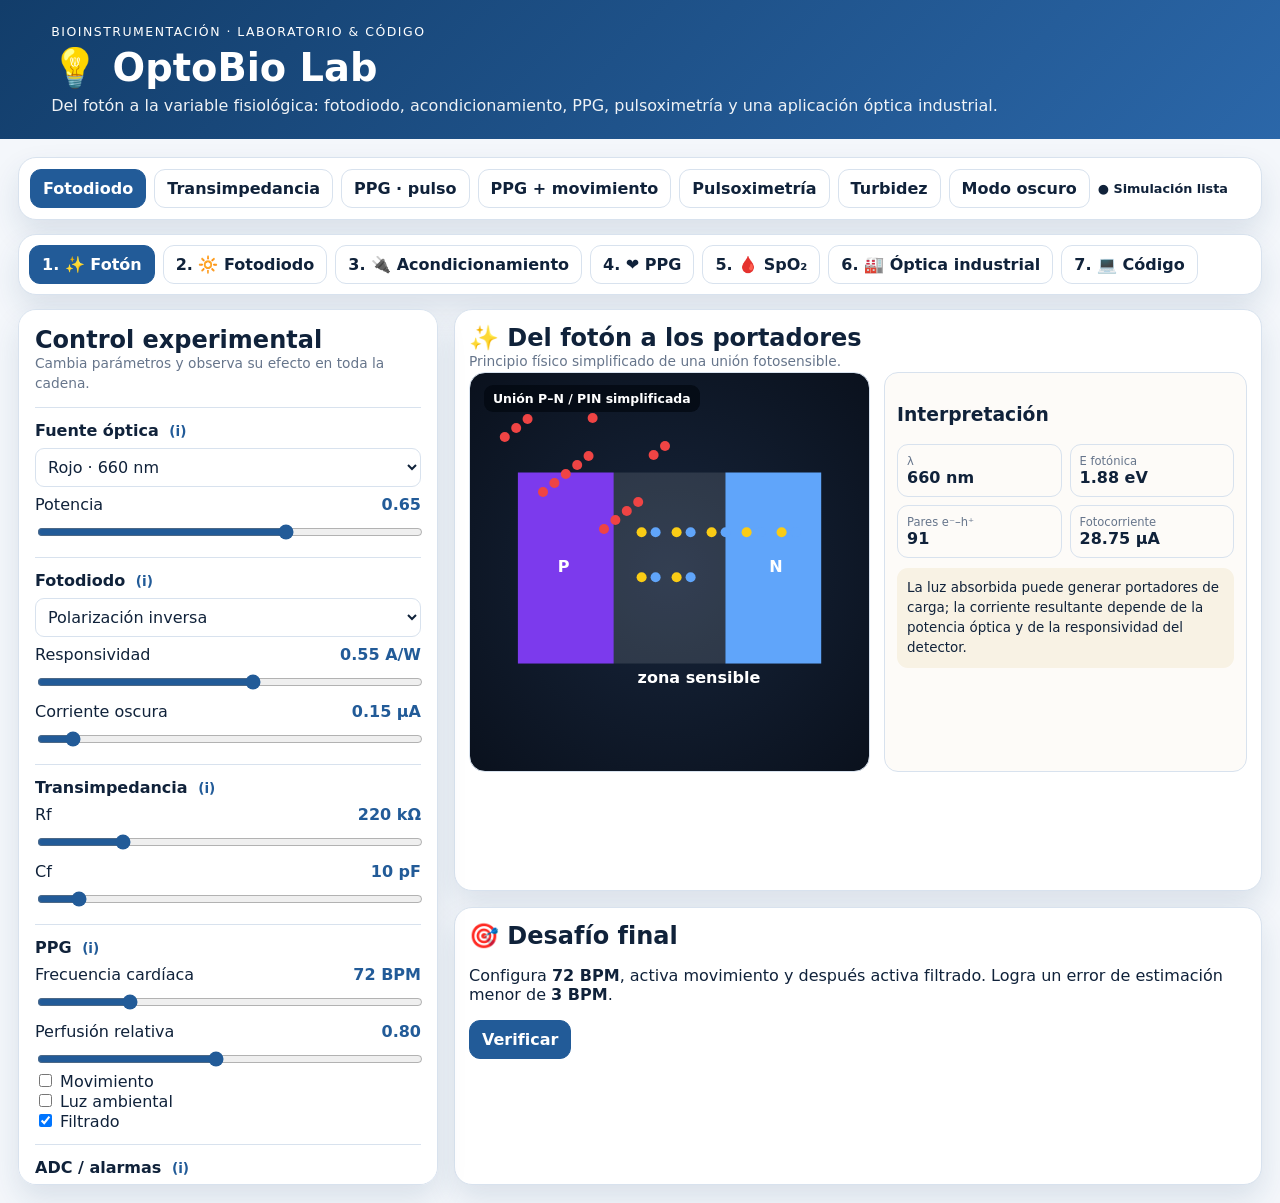
<file: public/optobio_lab.html>
<!DOCTYPE html>
<html lang="es">
<head>
<meta charset="UTF-8"><meta name="viewport" content="width=device-width,initial-scale=1.0">
<title>OptoBio Lab</title>
<style>
:root{--bg:#f4f7fb;--card:#fff;--ink:#10223a;--muted:#66758b;--line:#d8e2ee;--blue:#225b98;--gold:#d0a64a;--ok:#16854a;--bad:#b42318;--shadow:0 14px 30px rgba(27,67,110,.12)}
[data-theme=dark]{--bg:#0c1423;--card:#111d2f;--ink:#f5f8fc;--muted:#aab7c9;--line:#31415b;--blue:#69aaf6;--gold:#f0c76d;--ok:#4ade80;--bad:#fb7185;--shadow:0 14px 30px rgba(0,0,0,.3)}
*{box-sizing:border-box}body{margin:0;background:var(--bg);color:var(--ink);font-family:Inter,system-ui,Segoe UI,Arial,sans-serif}header{background:linear-gradient(135deg,#123d6a,#2b67a9);color:#fff;padding:24px clamp(18px,4vw,58px)}header h1{margin:.35rem 0;font-size:clamp(1.8rem,3vw,2.8rem)}header p{max-width:1180px;margin:0;opacity:.93}main{max-width:1650px;margin:auto;padding:18px}.panel,.toolbar{background:var(--card);border:1px solid var(--line);border-radius:18px;box-shadow:var(--shadow)}.toolbar{display:flex;gap:8px;flex-wrap:wrap;align-items:center;padding:11px;margin-bottom:14px}button,input,select{font:inherit}button{border:1px solid var(--line);background:var(--card);color:var(--ink);border-radius:11px;padding:9px 12px;font-weight:750;cursor:pointer}button.active,button.primary{background:var(--blue);border-color:var(--blue);color:#fff}.gold{background:var(--gold);border-color:var(--gold)}.status{font-size:.8rem;font-weight:800}.modebar{display:flex;gap:8px;padding:10px;margin-bottom:14px;overflow:auto}.modebar button{white-space:nowrap}.layout{display:grid;grid-template-columns:minmax(340px,420px) 1fr;gap:16px}.sidebar{padding:16px;position:sticky;top:12px;max-height:calc(100vh - 24px);overflow:auto}.sidebar h2,.card h2{margin:0}.sub{font-size:.86rem;color:var(--muted);line-height:1.45}.section{border-top:1px solid var(--line);padding-top:13px;margin-top:13px}.section h3{margin:0 0 8px;font-size:1rem}.row{display:grid;grid-template-columns:1fr auto;gap:8px;align-items:center;margin:8px 0}.value{font-weight:800;color:var(--blue)}input[type=range]{width:100%;accent-color:var(--blue)}select{width:100%;padding:8px;border:1px solid var(--line);border-radius:9px;background:var(--card);color:var(--ink)}.content{display:grid;gap:16px}.card{padding:14px}.split{display:grid;grid-template-columns:1.05fr .95fr;gap:14px}.stage{height:400px;border:1px solid var(--line);border-radius:16px;overflow:hidden;background:radial-gradient(circle at center,#17253b,#0a111d);position:relative}.fullcanvas{width:100%;height:100%;display:block}.overlay{position:absolute;left:14px;top:12px;padding:6px 9px;background:rgba(2,8,16,.72);color:#fff;border-radius:9px;font-size:.78rem;font-weight:800}.info{border:1px solid var(--line);border-radius:14px;padding:12px;background:color-mix(in srgb,var(--card) 96%,var(--gold) 4%)}.metrics{display:grid;grid-template-columns:repeat(6,minmax(0,1fr));gap:8px;margin-top:10px}.metric{border:1px solid var(--line);border-radius:11px;padding:9px}.metric span{display:block;color:var(--muted);font-size:.72rem}.note{padding:10px;border-radius:11px;background:color-mix(in srgb,var(--card) 85%,var(--gold) 15%);font-size:.84rem;line-height:1.5}.chart{height:310px;border:1px solid var(--line);border-radius:14px;background:var(--card);overflow:hidden}.pipeline{display:grid;grid-template-columns:repeat(7,1fr);gap:8px}.pipeline div{border:1px solid var(--line);border-radius:10px;padding:10px;text-align:center;font-weight:800}.ppgWrap{display:grid;grid-template-columns:.8fr 1.2fr;gap:14px}.finger{height:350px;position:relative;border:1px solid var(--line);border-radius:16px;background:linear-gradient(180deg,#fff7ed,#fde8d5);overflow:hidden}.fingerBody{position:absolute;left:18%;top:15%;width:64%;height:70%;border-radius:45%;background:#e4b18c}.src,.det{position:absolute;bottom:20%;width:44px;height:44px;border-radius:50%;display:grid;place-items:center;color:#fff;font-weight:900}.src{left:29%;background:#ef4444}.det{right:29%;background:#334155}.beam{position:absolute;left:34%;right:34%;bottom:28%;height:6px;background:linear-gradient(90deg,#ef4444,#f59e0b,#ef4444);opacity:.65}.lcd{background:#123b4c;color:#9ffaff;border:7px solid #24485a;border-radius:8px;padding:14px;font-family:ui-monospace,Consolas,monospace}.alarm{display:grid;grid-template-columns:repeat(3,1fr);gap:10px;margin-top:10px}.alarm>div{border:1px solid var(--line);border-radius:14px;padding:12px;text-align:center}.led{width:30px;height:30px;border-radius:50%;margin:8px auto;background:#5b6470}.led.green.on{background:#22c55e;box-shadow:0 0 18px #22c55e}.led.yellow.on{background:#facc15;box-shadow:0 0 18px #facc15}.led.red.on{background:#ef4444;box-shadow:0 0 18px #ef4444}.ox{display:grid;grid-template-columns:1fr 1fr;gap:14px}.ox>div{border:1px solid var(--line);border-radius:14px;padding:12px}.bar{height:14px;border-radius:999px;background:#dce5ef;overflow:hidden}.bar span{display:block;height:100%}.red{background:#ef4444}.ir{background:#7c3aed}.code{background:#09111d;color:#d8e6f7;border-radius:14px;padding:14px;white-space:pre-wrap;font-family:ui-monospace,Consolas,monospace;min-height:300px}.hidden{display:none!important}.feedback{font-weight:800;margin-top:8px}.ok{color:var(--ok)}.bad{color:var(--bad)}
@media(max-width:1100px){.layout{grid-template-columns:1fr}.sidebar{position:static;max-height:none}.metrics{grid-template-columns:repeat(3,1fr)}}@media(max-width:760px){.split,.ppgWrap,.ox{grid-template-columns:1fr}.metrics{grid-template-columns:repeat(2,1fr)}.pipeline{grid-template-columns:1fr 1fr}}
.tooltip-icon{position:relative;cursor:help;font-size:.85em;color:var(--blue);margin-left:5px;font-weight:900;display:inline-block}
.tooltip-icon:hover::after{content:attr(data-tooltip);position:absolute;bottom:150%;left:50%;transform:translateX(-50%);background:var(--ink);color:var(--bg);padding:8px 12px;border-radius:6px;font-size:0.8rem;font-weight:500;white-space:normal;width:max-content;max-width:250px;z-index:100;box-shadow:var(--shadow);pointer-events:none;line-height:1.4;text-align:center}
.tooltip-icon:hover::before{content:'';position:absolute;bottom:100%;left:50%;transform:translateX(-50%);border:6px solid transparent;border-top-color:var(--ink);z-index:100;pointer-events:none}
</style></head><body>
<header><div style="font-size:.78rem;letter-spacing:.12em">BIOINSTRUMENTACIÓN · LABORATORIO & CÓDIGO</div><h1>💡 OptoBio Lab</h1><p>Del fotón a la variable fisiológica: fotodiodo, acondicionamiento, PPG, pulsoximetría y una aplicación óptica industrial.</p></header>
<main>
<div class="toolbar">
<button class="preset active" data-case="photo">Fotodiodo</button><button class="preset" data-case="tia">Transimpedancia</button><button class="preset" data-case="ppg">PPG · pulso</button><button class="preset" data-case="motion">PPG + movimiento</button><button class="preset" data-case="spo2">Pulsoximetría</button><button class="preset" data-case="turbid">Turbidez</button><button id="theme">Modo oscuro</button><span class="status" id="status">● Simulación lista</span>
</div>
<div class="modebar panel"><button class="active" data-mode="photon">1. ✨ Fotón</button><button data-mode="photodiode">2. 🔆 Fotodiodo</button><button data-mode="conditioning">3. 🔌 Acondicionamiento</button><button data-mode="ppg">4. ❤️ PPG</button><button data-mode="spo2">5. 🩸 SpO₂</button><button data-mode="industrial">6. 🏭 Óptica industrial</button><button data-mode="code">7. 💻 Código</button></div>
<div class="layout"><aside class="panel sidebar"><h2>Control experimental</h2><div class="sub">Cambia parámetros y observa su efecto en toda la cadena.</div>
<div class="section"><h3>Fuente óptica <span class="tooltip-icon" data-tooltip="Controla el LED emisor. Selecciona la longitud de onda y la potencia inyectada. A más potencia, mayor emisión de luz al tejido.">(i)</span></h3><select id="wavelength"><option value="520">Verde · 520 nm</option><option value="660" selected>Rojo · 660 nm</option><option value="850">IR · 850 nm</option><option value="940">IR · 940 nm</option></select><div class="row"><label>Potencia</label><span class="value" id="powerV"></span></div><input id="power" type="range" min="0" max="1" step=".01" value=".65"></div>
<div class="section"><h3>Fotodiodo <span class="tooltip-icon" data-tooltip="Controla el sensor receptor. Define su modo de polarización y la responsividad (qué tan eficiente es para convertir luz en corriente).">(i)</span></h3><select id="modePD"><option value="short">Cortocircuito</option><option value="reverse" selected>Polarización inversa</option><option value="avalanche">Avalancha educativa</option></select><div class="row"><label>Responsividad</label><span class="value" id="respV"></span></div><input id="resp" type="range" min=".1" max=".9" step=".01" value=".55"><div class="row"><label>Corriente oscura</label><span class="value" id="darkV"></span></div><input id="dark" type="range" min="0" max="2" step=".05" value=".15"></div>
<div class="section"><h3>Transimpedancia <span class="tooltip-icon" data-tooltip="Acondiciona la señal. La resistencia (Rf) controla la ganancia y el capacitor (Cf) actúa como un filtro pasa-bajas.">(i)</span></h3><div class="row"><label>Rf</label><span class="value" id="rfV"></span></div><input id="Rf" type="range" min="10" max="1000" step="10" value="220"><div class="row"><label>Cf</label><span class="value" id="cfV"></span></div><input id="Cf" type="range" min="1" max="100" step="1" value="10"></div>
<div class="section"><h3>PPG <span class="tooltip-icon" data-tooltip="Simula al paciente y su entorno. Controla los latidos cardíacos, perfusión relativa, y la inyección de ruido de movimiento y luz ambiental.">(i)</span></h3><div class="row"><label>Frecuencia cardíaca</label><span class="value" id="bpmV"></span></div><input id="bpm" type="range" min="40" max="180" step="1" value="72"><div class="row"><label>Perfusión relativa</label><span class="value" id="perfV"></span></div><input id="perf" type="range" min=".2" max="1.5" step=".05" value=".8"><label><input id="motionOn" type="checkbox"> Movimiento</label><br><label><input id="ambientOn" type="checkbox"> Luz ambiental</label><br><label><input id="filterOn" type="checkbox" checked> Filtrado</label></div>
<div class="section"><h3>ADC / alarmas <span class="tooltip-icon" data-tooltip="Configura la conversión analógica a digital (resolución y voltaje máximo) y los umbrales para que el sistema lance las alarmas visuales.">(i)</span></h3><select id="bits"><option>8</option><option>10</option><option selected>12</option><option>16</option></select><div class="row"><label>Vref</label><span class="value" id="vrefV"></span></div><input id="Vref" type="range" min="1.8" max="5" step=".1" value="3.3"><div class="row"><label>Bradicardia</label><span class="value" id="lowV"></span></div><input id="LOW" type="range" min="35" max="70" step="1" value="50"><div class="row"><label>Taquicardia</label><span class="value" id="highV"></span></div><input id="HIGH" type="range" min="90" max="140" step="1" value="100"></div>
</aside><section class="content">
<article class="panel card module" data-mode-panel="photon"><h2>✨ Del fotón a los portadores</h2><div class="sub">Principio físico simplificado de una unión fotosensible.</div><div class="split"><div class="stage"><canvas id="pnCanvas" class="fullcanvas"></canvas><div class="overlay">Unión P–N / PIN simplificada</div></div><div class="info"><h3>Interpretación</h3><div class="metrics" style="grid-template-columns:1fr 1fr"><div class="metric"><span>λ</span><strong id="mLambda"></strong></div><div class="metric"><span>E fotónica</span><strong id="mEnergy"></strong></div><div class="metric"><span>Pares e⁻–h⁺</span><strong id="mPairs"></strong></div><div class="metric"><span>Fotocorriente</span><strong id="mPhotoI"></strong></div></div><div class="note" style="margin-top:10px">La luz absorbida puede generar portadores de carga; la corriente resultante depende de la potencia óptica y de la responsividad del detector.</div></div></div></article>
<article class="panel card module hidden" data-mode-panel="photodiode"><h2>🔆 Modos del fotodiodo</h2><div class="split"><div class="stage"><canvas id="pdCanvas" class="fullcanvas"></canvas><div class="overlay" id="pdModeLabel"></div></div><div class="info"><div class="metrics" style="grid-template-columns:1fr 1fr"><div class="metric"><span>Potencia</span><strong id="pdPower"></strong></div><div class="metric"><span>If</span><strong id="pdCurrent"></strong></div><div class="metric"><span>Ganancia</span><strong id="pdGain"></strong></div><div class="metric"><span>Aplicación</span><strong id="pdUse"></strong></div></div><div class="note" id="pdNote" style="margin-top:10px"></div></div></div></article>
<article class="panel card module hidden" data-mode-panel="conditioning"><h2>🔌 Amplificador transimpedancia</h2><div class="pipeline"><div>Luz</div><div>Fotodiodo</div><div>If</div><div>TIA</div><div>Vout</div><div>ADC</div><div>Dato</div></div><div class="metrics"><div class="metric"><span>If</span><strong id="tiaI"></strong></div><div class="metric"><span>Rf</span><strong id="tiaRf"></strong></div><div class="metric"><span>Vout</span><strong id="tiaV"></strong></div><div class="metric"><span>fc</span><strong id="tiaFc"></strong></div><div class="metric"><span>ADC</span><strong id="tiaADC"></strong></div><div class="metric"><span>Estado</span><strong id="tiaState"></strong></div></div><div class="chart"><canvas id="tiaCanvas" class="fullcanvas"></canvas></div></article>
<article class="panel card module hidden" data-mode-panel="ppg"><h2>❤️ Fotopletismografía — PPG</h2><div class="sub">Escenario inspirado en la práctica con sensor óptico tipo XD-58C.</div><div class="ppgWrap"><div class="finger"><div class="fingerBody"></div><div class="src">LED</div><div class="det">PD</div><div class="beam"></div><div class="overlay">LED → tejido → fotodetector</div></div><div><div class="chart"><canvas id="ppgCanvas" class="fullcanvas"></canvas></div><div class="metrics" style="grid-template-columns:repeat(3,1fr)"><div class="metric"><span>FC real</span><strong id="ppgReal"></strong></div><div class="metric"><span>FC estimada</span><strong id="ppgEst"></strong></div><div class="metric"><span>AC/DC</span><strong id="ppgACDC"></strong></div></div><div class="lcd" id="ppgLCD" style="margin-top:10px"></div></div></div><div class="alarm"><div><strong>Normal</strong><div class="led green" id="greenLED"></div></div><div><strong>Bradicardia</strong><div class="led yellow" id="yellowLED"></div></div><div><strong>Taquicardia</strong><div class="led red" id="redLED"></div></div></div></article>
<article class="panel card module hidden" data-mode-panel="spo2"><h2>🩸 Pulsoximetría — dos longitudes de onda</h2><div class="ox"><div><h3>Rojo · 660 nm</h3><div class="bar"><span class="red" id="redBar"></span></div><div class="metrics" style="grid-template-columns:1fr 1fr"><div class="metric"><span>AC/DC</span><strong id="redRatio"></strong></div><div class="metric"><span>Intensidad</span><strong id="redIntensity"></strong></div></div></div><div><h3>IR · 940 nm</h3><div class="bar"><span class="ir" id="irBar"></span></div><div class="metrics" style="grid-template-columns:1fr 1fr"><div class="metric"><span>AC/DC</span><strong id="irRatio"></strong></div><div class="metric"><span>Intensidad</span><strong id="irIntensity"></strong></div></div></div></div><div class="metrics"><div class="metric"><span>R</span><strong id="ratioR"></strong></div><div class="metric"><span>SpO₂ educativa</span><strong id="spo2Val"></strong></div><div class="metric"><span>Pulsátil</span><strong>AC presente</strong></div><div class="metric"><span>Movimiento</span><strong id="spo2Motion"></strong></div><div class="metric"><span>Luz ambiente</span><strong id="spo2Ambient"></strong></div><div class="metric"><span>Uso</span><strong>No clínico</strong></div></div><div class="note">Esta estimación es únicamente educativa; muestra el principio de comparación espectral rojo/IR descrito en clase.</div></article>
<article class="panel card module hidden" data-mode-panel="industrial"><h2>🏭 Turbidez / partículas por luz</h2><div class="split"><div class="stage"><canvas id="turbidCanvas" class="fullcanvas"></canvas><div class="overlay">Nefelometría simplificada</div></div><div class="info"><div class="metrics" style="grid-template-columns:1fr 1fr"><div class="metric"><span>Partículas</span><strong id="turbParticles"></strong></div><div class="metric"><span>Transmitida</span><strong id="turbTrans"></strong></div><div class="metric"><span>Dispersada 90°</span><strong id="turbScat"></strong></div><div class="metric"><span>Índice</span><strong id="turbIndex"></strong></div></div><div class="note" style="margin-top:10px">La misma cadena LED–muestra–fotodetector puede utilizarse para turbidez, partículas y detección óptica de humo.</div></div></div></article>
<article class="panel card module hidden" data-mode-panel="code"><h2>💻 Código conceptual Arduino/ESP32</h2><div class="split"><div class="code" id="codebox"></div><div><button class="primary" id="runCode">▶ Ejecutar lectura</button><div class="code" id="serial" style="min-height:250px;margin-top:10px;color:#86f7a6"></div></div></div></article>
<article class="panel card"><h2>🎯 Desafío final</h2><p>Configura <strong>72 BPM</strong>, activa movimiento y después activa filtrado. Logra un error de estimación menor de <strong>3 BPM</strong>.</p><button class="primary" id="checkChallenge">Verificar</button><div id="challengeFeedback" class="feedback"></div></article>
</section></div></main>
<script>
const $=id=>document.getElementById(id);const S={mode:'photon',turbidity:.42,estBPM:72};const clamp=(v,a,b)=>Math.max(a,Math.min(b,v));
function optical(){const power=+$('power').value,resp=+$('resp').value,dark=+$('dark').value*1e-6,mode=$('modePD').value,gain=mode==='avalanche'?6:1,I=(power*resp*80e-6+dark)*gain;return{power,resp,dark,mode,gain,I}}
function tia(){const o=optical(),Rf=+$('Rf').value*1e3,Cf=+$('Cf').value*1e-12,vref=+$('Vref').value,bits=+$('bits').value;let v=Math.abs(o.I*Rf),sat=v>vref;if(sat)v=vref;const fc=1/(2*Math.PI*Rf*Cf),levels=2**bits,code=Math.round(v/vref*(levels-1));return{...o,Rf,Cf,v,vref,bits,code,fc,sat}}
function ppgSample(t,clean=false){const bpm=+$('bpm').value,per=60/bpm,p=(t%per)/per,perf=+$('perf').value,g=(m,s,a)=>a*Math.exp(-.5*((p-m)/s)**2);let y=.65+perf*(g(.14,.032,.18)+g(.29,.055,.06)-g(.43,.032,.025)+g(.58,.05,.035));if(!clean){if($('motionOn').checked)y+=.12*Math.sin(2*Math.PI*.8*t)+.05*Math.sin(2*Math.PI*2.1*t);if($('ambientOn').checked)y+=.03*Math.sin(2*Math.PI*50*t);if($('filterOn').checked)y=.78*ppgSample(t,true)+.22*y}return y}
function estimateBPM(){const bpm=+$('bpm').value;let err=($('motionOn').checked?7:0)+($('ambientOn').checked?3:0)-($('filterOn').checked?7:0);err=Math.max(0,err);S.estBPM=bpm+(Math.sin(performance.now()/1000)>0?err:-err);return S.estBPM}
function spo2(){const perf=+$('perf').value;let red=.025+.018*perf,ir=.032+.012*perf;if($('motionOn').checked){red+=.012;ir+=.009}const R=red/ir,val=clamp(110-25*R,82,100);return{red,ir,R,val}}
function switchMode(m){S.mode=m;document.querySelectorAll('[data-mode]').forEach(b=>b.classList.toggle('active',b.dataset.mode===m));document.querySelectorAll('[data-mode-panel]').forEach(p=>p.classList.toggle('hidden',p.dataset.modePanel!==m))}
function setCase(c){document.querySelectorAll('.preset').forEach(b=>b.classList.toggle('active',b.dataset.case===c));if(c==='photo'){switchMode('photon');$('wavelength').value='660';$('modePD').value='reverse'}if(c==='tia'){switchMode('conditioning');$('Rf').value=220}if(c==='ppg'){switchMode('ppg');$('bpm').value=72;$('motionOn').checked=false;$('ambientOn').checked=false;$('filterOn').checked=true}if(c==='motion'){switchMode('ppg');$('bpm').value=90;$('motionOn').checked=true;$('ambientOn').checked=true;$('filterOn').checked=false}if(c==='spo2'){switchMode('spo2');$('motionOn').checked=false}if(c==='turbid'){switchMode('industrial');S.turbidity=.68}refresh()}
function labels(){powerV.textContent=(+power.value).toFixed(2);respV.textContent=(+resp.value).toFixed(2)+' A/W';darkV.textContent=(+dark.value).toFixed(2)+' µA';rfV.textContent=Rf.value+' kΩ';cfV.textContent=Cf.value+' pF';bpmV.textContent=bpm.value+' BPM';perfV.textContent=(+perf.value).toFixed(2);vrefV.textContent=Vref.value+' V';lowV.textContent=LOW.value+' BPM';highV.textContent=HIGH.value+' BPM'}
function update(){labels();const o=optical(),t=tia(),lambda=+wavelength.value,E=1240/lambda;mLambda.textContent=lambda+' nm';mEnergy.textContent=E.toFixed(2)+' eV';mPairs.textContent=Math.round(o.power*140);mPhotoI.textContent=(o.I*1e6).toFixed(2)+' µA';pdModeLabel.textContent={short:'Cortocircuito',reverse:'Polarización inversa',avalanche:'Avalancha educativa'}[o.mode];pdPower.textContent=o.power.toFixed(2);pdCurrent.textContent=(o.I*1e6).toFixed(2)+' µA';pdGain.textContent=o.gain.toFixed(1)+'×';pdUse.textContent=o.mode==='reverse'?'Medición lineal':o.mode==='avalanche'?'Alta sensibilidad':'Fotocorriente';pdNote.textContent=o.mode==='reverse'?'En polarización inversa, la fotocorriente sigue la iluminación dentro de la región de operación.':o.mode==='avalanche'?'Representación conceptual de una región de mayor ganancia.':'La tensión es aproximadamente nula y se observa la fotocorriente.';tiaI.textContent=(t.I*1e6).toFixed(2)+' µA';tiaRf.textContent=(t.Rf/1000).toFixed(0)+' kΩ';tiaV.textContent=t.v.toFixed(3)+' V';tiaFc.textContent=t.fc.toFixed(0)+' Hz';tiaADC.textContent=t.code;tiaState.textContent=t.sat?'Saturado':'Adecuado';const est=estimateBPM(),b=+bpm.value;ppgReal.textContent=b+' BPM';ppgEst.textContent=est.toFixed(1)+' BPM';ppgACDC.textContent=(.03*+perf.value/.65).toFixed(3);ppgLCD.innerHTML=`PPG: ${est.toFixed(1)} BPM<br>${est<+LOW.value?'BRADICARDIA':est>+HIGH.value?'TAQUICARDIA':'RANGO CONFIGURADO'}`;greenLED.classList.toggle('on',est>=+LOW.value&&est<=+HIGH.value);yellowLED.classList.toggle('on',est<+LOW.value);redLED.classList.toggle('on',est>+HIGH.value);const s=spo2();redRatio.textContent=s.red.toFixed(3);irRatio.textContent=s.ir.toFixed(3);ratioR.textContent=s.R.toFixed(3);spo2Val.textContent=s.val.toFixed(1)+' %';redIntensity.textContent=(100-s.red*400).toFixed(0)+' %';irIntensity.textContent=(100-s.ir*350).toFixed(0)+' %';redBar.style.width=clamp(100-s.red*400,5,100)+'%';irBar.style.width=clamp(100-s.ir*350,5,100)+'%';spo2Motion.textContent=motionOn.checked?'Sí':'No';spo2Ambient.textContent=ambientOn.checked?'Sí':'No';const p=S.turbidity;turbParticles.textContent=(p*100).toFixed(0)+' %';turbTrans.textContent=((1-p)*100).toFixed(0)+' %';turbScat.textContent=(p*75).toFixed(0)+' %';turbIndex.textContent=(p/(1-p+.01)).toFixed(2);renderCode()}
function setup(id){const c=$(id),ctx=c.getContext('2d'),r=c.getBoundingClientRect(),dpr=devicePixelRatio||1;c.width=r.width*dpr;c.height=r.height*dpr;ctx.setTransform(dpr,0,0,dpr,0,0);ctx.clearRect(0,0,r.width,r.height);return{ctx,W:r.width,H:r.height}}
function drawPN(){const{ctx,W,H}=setup('pnCanvas'),p=+power.value,l=+wavelength.value,t=performance.now()/800;ctx.fillStyle='#7c3aed';ctx.fillRect(W*.12,H*.25,W*.24,H*.48);ctx.fillStyle='rgba(255,255,255,.12)';ctx.fillRect(W*.36,H*.25,W*.28,H*.48);ctx.fillStyle='#60a5fa';ctx.fillRect(W*.64,H*.25,W*.24,H*.48);ctx.fillStyle='#fff';ctx.font='800 16px system-ui';ctx.fillText('P',W*.22,H*.5);ctx.fillText('N',W*.75,H*.5);ctx.fillText('zona sensible',W*.42,H*.78);for(let i=0;i<Math.round(5+p*16);i++){let x=((i*61+t*55)%(W*.43))+W*.06,y=45+(i*37)%120;ctx.fillStyle=l<600?'#22c55e':l<800?'#ef4444':'#c084fc';ctx.beginPath();ctx.arc(x,y,5,0,Math.PI*2);ctx.fill()}for(let i=0;i<Math.round(p*10);i++){let x=W*.43+(i%5)*35,y=H*.4+Math.floor(i/5)*45;ctx.fillStyle='#facc15';ctx.beginPath();ctx.arc(x,y,5,0,Math.PI*2);ctx.fill();ctx.fillStyle='#60a5fa';ctx.beginPath();ctx.arc(x+14,y,5,0,Math.PI*2);ctx.fill()}}
function drawPD(){const{ctx,W,H}=setup('pdCanvas'),o=optical();ctx.strokeStyle='#d0a64a';ctx.lineWidth=4;ctx.beginPath();ctx.moveTo(W*.18,H*.2);ctx.lineTo(W*.18,H*.8);ctx.stroke();ctx.beginPath();ctx.moveTo(W*.82,H*.2);ctx.lineTo(W*.82,H*.8);ctx.stroke();ctx.strokeStyle='#60a5fa';ctx.lineWidth=3;ctx.beginPath();ctx.moveTo(W*.18,H*.5);ctx.lineTo(W*.82,H*.5);ctx.stroke();ctx.fillStyle='#fff';ctx.font='700 14px system-ui';ctx.fillText(`If ${(o.I*1e6).toFixed(2)} µA`,W*.4,H*.43)}
function drawTIA(){const{ctx,W,H}=setup('tiaCanvas'),t=tia();ctx.strokeStyle='#225b98';ctx.lineWidth=2.5;ctx.beginPath();for(let x=0;x<W;x++){let u=x/W*5,y=H*.72-(t.v+.08*Math.sin(2*Math.PI*1.2*u))*H*.16;if(x===0)ctx.moveTo(x,y);else ctx.lineTo(x,y)}ctx.stroke()}
function drawPPG(){const{ctx,W,H}=setup('ppgCanvas');ctx.strokeStyle='#225b98';ctx.lineWidth=2.3;ctx.beginPath();const dur=6,n=900;for(let i=0;i<n;i++){let t=i/n*dur,y=ppgSample(t),px=i/(n-1)*W,py=H*.82-y*H*.78;if(i===0)ctx.moveTo(px,py);else ctx.lineTo(px,py)}ctx.stroke()}
function drawTurbid(){const{ctx,W,H}=setup('turbidCanvas'),p=S.turbidity;ctx.fillStyle='#facc15';ctx.fillRect(W*.08,H*.45,42,32);ctx.strokeStyle='#facc15';ctx.lineWidth=7;ctx.beginPath();ctx.moveTo(W*.16,H*.49);ctx.lineTo(W*.82,H*.49);ctx.stroke();for(let i=0;i<Math.round(p*90);i++){let x=W*.24+(i*53%(W*.48)),y=H*.18+(i*41%(H*.62));ctx.fillStyle='#94a3b8';ctx.beginPath();ctx.arc(x,y,3,0,Math.PI*2);ctx.fill()}ctx.fillStyle='#60a5fa';ctx.fillRect(W*.83,H*.44,35,45);ctx.fillRect(W*.48,H*.13,35,45);ctx.fillStyle='#fff';ctx.font='700 13px system-ui';ctx.fillText('PD',W*.84,H*.4);ctx.fillText('PD 90°',W*.45,H*.1)}
function renderCode(){codebox.textContent=`int adc = analogRead(A0);\nfloat voltage = adc * VREF / ADC_MAX;\nfloat ppg = filterPPG(voltage);\n\nif (detectPeak(ppg)) {\n  float dt = millis() - lastPeak;\n  bpm = 60000.0 / dt;\n  lastPeak = millis();\n}\n\nif (bpm > ${HIGH.value}) { redLED(); buzzerOn(); }\nelse if (bpm < ${LOW.value}) { yellowLED(); }\nelse { greenLED(); }`;}
function refresh(){update();drawPN();drawPD();drawTIA();drawPPG();drawTurbid()}
document.querySelectorAll('[data-mode]').forEach(b=>b.onclick=()=>switchMode(b.dataset.mode));document.querySelectorAll('.preset').forEach(b=>b.onclick=()=>setCase(b.dataset.case));['wavelength','power','modePD','resp','dark','Rf','Cf','bpm','perf','motionOn','ambientOn','filterOn','bits','Vref','LOW','HIGH'].forEach(id=>$(id).addEventListener('input',refresh));theme.onclick=()=>{const d=document.documentElement.dataset.theme==='dark';document.documentElement.dataset.theme=d?'':'dark';theme.textContent=d?'Modo oscuro':'Modo claro';refresh()};runCode.onclick=()=>{const t=tia(),b=estimateBPM();serial.textContent+=`ADC=${t.code} | V=${t.v.toFixed(3)} V | BPM=${b.toFixed(1)}\n`};checkChallenge.onclick=()=>{const ok=+bpm.value===72&&motionOn.checked&&filterOn.checked&&Math.abs(estimateBPM()-72)<3;challengeFeedback.className='feedback '+(ok?'ok':'bad');challengeFeedback.textContent=ok?'✅ ¡Desafío superado!':'❌ Ajusta a 72 BPM, activa movimiento y usa filtrado hasta lograr error <3 BPM.'};
function animate(){if(S.mode==='photon')drawPN();if(S.mode==='ppg')drawPPG();requestAnimationFrame(animate)}setCase('photo');refresh();animate();
</script></body></html>
</file>
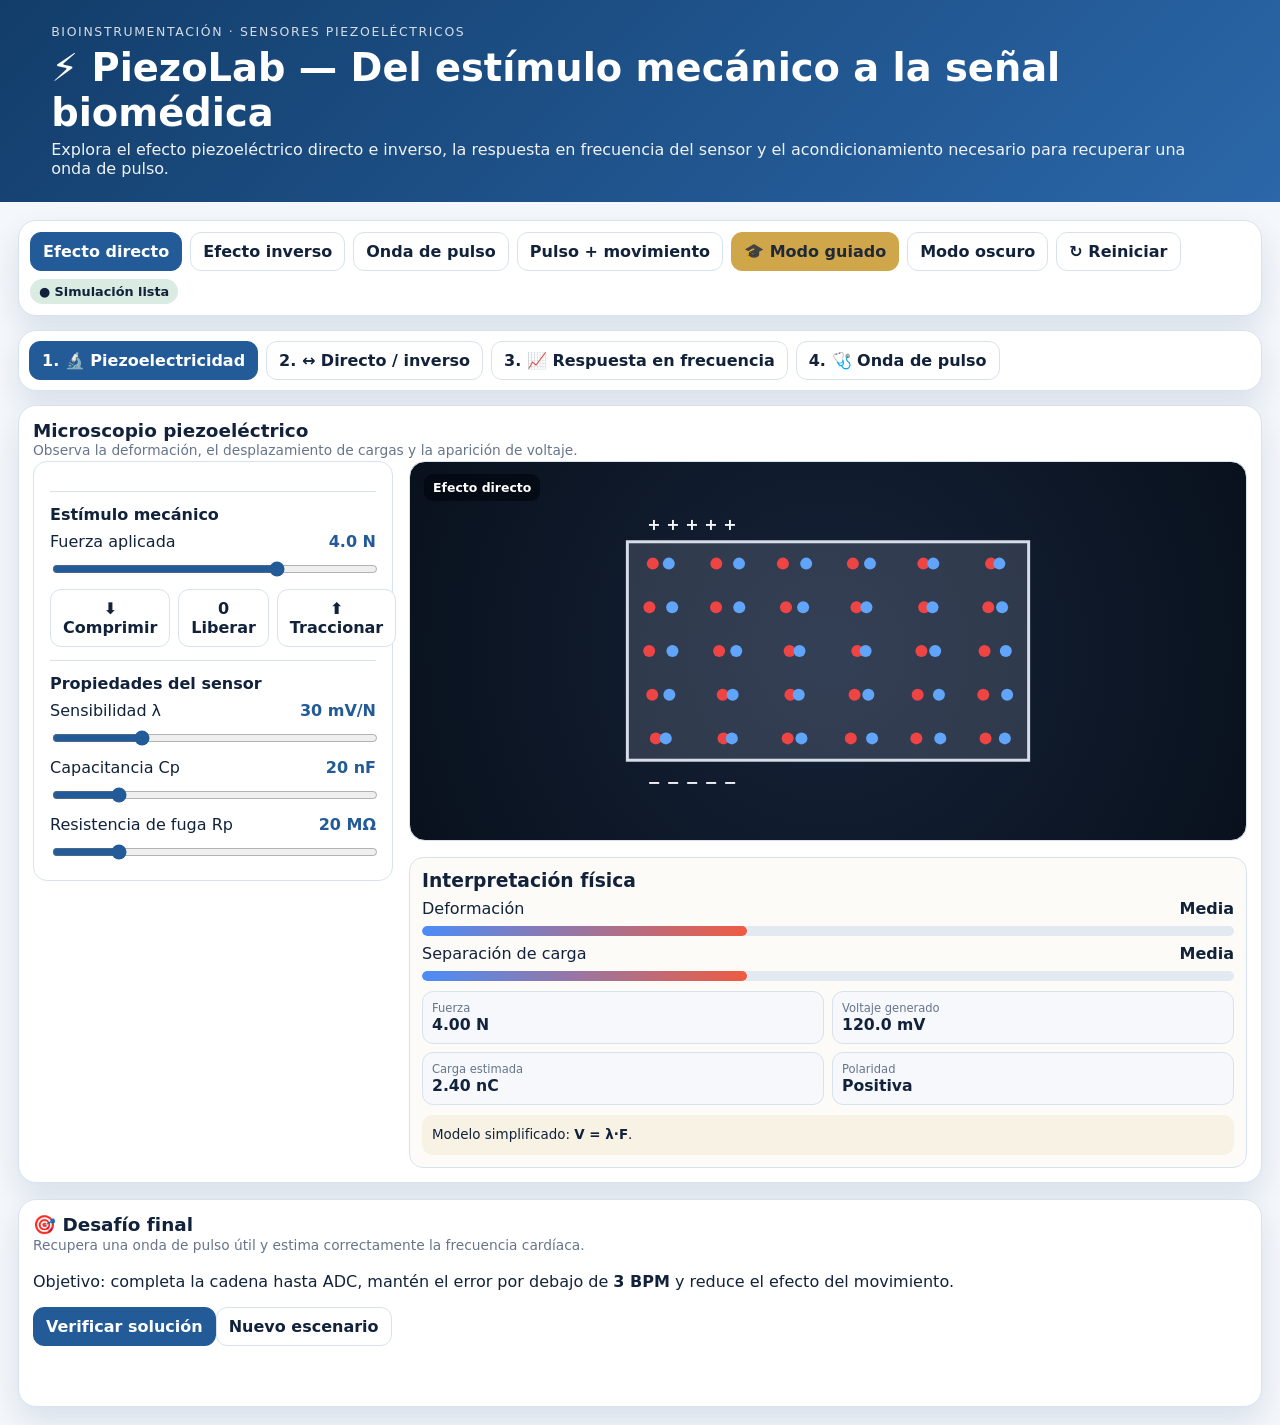
<file: public/piezolab_bioinstrumentacion_v2.html>
<!DOCTYPE html>
<html lang="es">
<head>
<meta charset="UTF-8"><meta name="viewport" content="width=device-width,initial-scale=1.0">
<title>PiezoLab — Bioinstrumentación</title>
<style>
:root{--bg:#f4f7fb;--card:#fff;--ink:#11223a;--muted:#66758b;--line:#d8e2ee;--blue:#225b98;--gold:#d0a64a;--ok:#16854a;--bad:#b42318;--shadow:0 14px 30px rgba(27,67,110,.12)}
[data-theme=dark]{--bg:#0c1423;--card:#111d2f;--ink:#f5f8fc;--muted:#aab7c9;--line:#31415b;--blue:#69aaf6;--gold:#f0c76d;--ok:#4ade80;--bad:#fb7185;--shadow:0 14px 30px rgba(0,0,0,.3)}
*{box-sizing:border-box}body{margin:0;background:var(--bg);color:var(--ink);font-family:Inter,system-ui,Segoe UI,Arial,sans-serif}header{background:linear-gradient(135deg,#123d6a,#2b67a9);color:#fff;padding:24px clamp(18px,4vw,58px)}header h1{margin:.35rem 0;font-size:clamp(1.8rem,3vw,2.8rem)}header p{max-width:1150px;margin:0;opacity:.93}main{max-width:1650px;margin:auto;padding:18px}.panel,.toolbar{background:var(--card);border:1px solid var(--line);border-radius:18px;box-shadow:var(--shadow)}.toolbar{display:flex;gap:8px;flex-wrap:wrap;align-items:center;padding:11px;margin-bottom:14px}button,input,select{font:inherit}button{border:1px solid var(--line);background:var(--card);color:var(--ink);border-radius:11px;padding:9px 12px;font-weight:750;cursor:pointer}button.primary,button.active{background:var(--blue);border-color:var(--blue);color:#fff}button.gold{background:var(--gold);border-color:var(--gold);color:#1f2937}.status{padding:5px 9px;border-radius:999px;background:color-mix(in srgb,var(--card) 84%,var(--ok) 16%);font-size:.8rem;font-weight:800}.modebar{display:flex;gap:8px;padding:10px;margin-bottom:14px;overflow:auto}.modebar button{white-space:nowrap}.sub{font-size:.86rem;color:var(--muted);line-height:1.45}.section{border-top:1px solid var(--line);padding-top:13px;margin-top:13px}.section h3{margin:0 0 8px;font-size:1rem}.row{display:grid;grid-template-columns:1fr auto;gap:8px;align-items:center;margin:8px 0}.value{font-weight:800;color:var(--blue)}input[type=range]{width:100%;accent-color:var(--blue)}input[type=checkbox]{accent-color:var(--blue)}select{width:100%;padding:8px;border:1px solid var(--line);border-radius:9px;background:var(--card);color:var(--ink)}.content{display:grid;gap:16px}.card{padding:14px}.head{display:flex;justify-content:space-between;gap:10px}.head h2{margin:0;font-size:1.15rem}.split{display:grid;grid-template-columns:360px 1fr;gap:16px;align-items:start}.metrics{display:grid;grid-template-columns:repeat(6,minmax(0,1fr));gap:8px;margin-top:10px}.metric{border:1px solid var(--line);border-radius:11px;padding:9px;background:color-mix(in srgb,var(--card) 96%,var(--blue) 4%)}.metric span{display:block;color:var(--muted);font-size:.72rem}.metric strong{font-size:.98rem}.crystalBox{position:relative;height:380px;border:1px solid var(--line);border-radius:16px;overflow:hidden;background:radial-gradient(circle at center,#152238,#09111d)}canvas{display:block}.fullcanvas{width:100%;height:100%}.overlayLabel{position:absolute;left:14px;top:12px;padding:6px 9px;background:rgba(2,8,16,.72);color:#fff;border-radius:9px;font-size:.78rem;font-weight:800}.infoBox{border:1px solid var(--line);border-radius:14px;padding:12px;background:color-mix(in srgb,var(--card) 96%,var(--gold) 4%)}.infoBox h3{margin:0 0 8px}.bar{height:10px;background:color-mix(in srgb,var(--line) 70%,transparent);border-radius:999px;overflow:hidden}.bar span{height:100%;display:block;border-radius:999px;background:linear-gradient(90deg,#4b8df8,#ef5b42)}.chartBox{height:320px;border:1px solid var(--line);border-radius:14px;background:var(--card);overflow:hidden}.scope{display:grid;grid-template-columns:1fr 1fr;gap:14px}.pipeline{display:grid;grid-template-columns:repeat(5,1fr);gap:8px;margin-top:10px}.pipeline button{min-height:70px}.note{padding:10px;border-radius:11px;background:color-mix(in srgb,var(--card) 85%,var(--gold) 15%);font-size:.84rem;line-height:1.5}.handBox{position:relative;height:340px;border:1px solid var(--line);border-radius:14px;background:linear-gradient(180deg,#fff7ed,#fde8d5);overflow:hidden}.hand{position:absolute;left:12%;top:20%;width:76%;height:52%;border-radius:45% 35% 40% 35%;background:#e8b58d;transform:rotate(-4deg)}.finger{position:absolute;background:#e8b58d;border-radius:40px}.f1{left:59%;top:10%;width:28%;height:18%;transform:rotate(-15deg)}.f2{left:67%;top:31%;width:26%;height:14%;transform:rotate(4deg)}.sensorDot{position:absolute;width:34px;height:34px;border-radius:50%;background:#f3d04c;border:5px solid #8d6b00;box-shadow:0 0 0 6px rgba(243,208,76,.2)}.pulseRipple{position:absolute;width:46px;height:46px;border-radius:50%;border:3px solid rgba(225,55,45,.7);animation:ripple 1s infinite}@keyframes ripple{0%{transform:scale(.6);opacity:1}100%{transform:scale(2.1);opacity:0}}.challenge{padding:14px}.feedback{min-height:38px;margin-top:8px;font-weight:800}.oktxt{color:var(--ok)}.badtxt{color:var(--bad)}.hidden{display:none!important}
.explainGrid{display:grid;grid-template-columns:repeat(3,1fr);gap:10px;margin-top:12px}
.explainCard{border:1px solid var(--line);border-radius:13px;padding:11px;background:color-mix(in srgb,var(--card) 97%,var(--blue) 3%)}
.explainCard h3{font-size:.92rem;margin:0 0 5px}
.explainCard p{margin:0;color:var(--muted);font-size:.8rem;line-height:1.45}
.presetbar{display:flex;flex-wrap:wrap;gap:7px;margin-top:10px}
.presetbar button.active{background:var(--blue);color:#fff;border-color:var(--blue)}
.freqStage{display:grid;grid-template-columns:1.2fr .8fr;gap:14px}
.freqExplain{display:grid;gap:8px}
.freqBand{border:1px solid var(--line);border-radius:12px;padding:10px}
.freqBand strong{display:block;margin-bottom:4px}
.freqBand.active{outline:2px solid var(--blue);background:color-mix(in srgb,var(--card) 88%,var(--blue) 12%)}
.caseCard{border:1px solid var(--line);border-radius:12px;padding:11px;background:color-mix(in srgb,var(--card) 96%,var(--gold) 4%)}
.caseCard h3{margin:0 0 5px;font-size:.95rem}
.caseCard p{margin:0;color:var(--muted);font-size:.8rem;line-height:1.45}
.configPanel{padding:16px; border:1px solid var(--line); border-radius:14px; background:var(--card); position:sticky; top:12px;}
@media(max-width:1150px){.metrics{grid-template-columns:repeat(3,1fr)}}
@media(max-width:900px){.explainGrid,.freqStage{grid-template-columns:1fr}}
@media(max-width:760px){main{padding:10px}.split,.scope{grid-template-columns:1fr}.pipeline{grid-template-columns:1fr 1fr}.metrics{grid-template-columns:repeat(2,1fr)}}
</style>
</head>
<body>
<header><div style="font-size:.78rem;letter-spacing:.13em;text-transform:uppercase;opacity:.82">Bioinstrumentación · Sensores piezoeléctricos</div><h1>⚡ PiezoLab — Del estímulo mecánico a la señal biomédica</h1><p>Explora el efecto piezoeléctrico directo e inverso, la respuesta en frecuencia del sensor y el acondicionamiento necesario para recuperar una onda de pulso.</p></header>
<main>
<div class="toolbar"><button class="primary" id="presetDirect">Efecto directo</button><button id="presetInverse">Efecto inverso</button><button id="presetPulse">Onda de pulso</button><button id="presetNoise">Pulso + movimiento</button><button class="gold" id="guided">🎓 Modo guiado</button><button id="theme">Modo oscuro</button><button id="reset">↻ Reiniciar</button><span class="status" id="status">● Simulación lista</span></div>
<div class="modebar panel"><button class="active" data-mode="physics">1. 🔬 Piezoelectricidad</button><button data-mode="directinverse">2. ↔ Directo / inverso</button><button data-mode="frequency">3. 📈 Respuesta en frecuencia</button><button data-mode="pulse">4. 🩺 Onda de pulso</button></div>

<section class="content">

<article class="panel card module" data-mode-panel="physics">
  <div class="head"><div><h2>Microscopio piezoeléctrico</h2><div class="sub">Observa la deformación, el desplazamiento de cargas y la aparición de voltaje.</div></div></div>
  <div class="split">
    <div class="configPanel">
      <div class="section"><h3>Estímulo mecánico</h3><div class="row"><label>Fuerza aplicada</label><span class="value" id="forceV"></span></div><input id="force" type="range" min="-10" max="10" step="0.1" value="4"><div style="display:flex;gap:8px;margin-top:8px"><button id="compress">⬇ Comprimir</button><button id="release">0 Liberar</button><button id="stretch">⬆ Traccionar</button></div></div>
      <div class="section"><h3>Propiedades del sensor</h3><div class="row"><label>Sensibilidad λ</label><span class="value" id="lambdaV"></span></div><input id="lambda" type="range" min="5" max="100" step="1" value="30"><div class="row"><label>Capacitancia Cp</label><span class="value" id="cpV"></span></div><input id="Cp" type="range" min="1" max="100" step="1" value="20"><div class="row"><label>Resistencia de fuga Rp</label><span class="value" id="rpV"></span></div><input id="Rp" type="range" min="1" max="100" step="1" value="20"></div>
    </div>
    <div>
      <div class="crystalBox"><canvas id="crystalCanvas" class="fullcanvas"></canvas><div class="overlayLabel">Efecto directo</div></div>
      <div class="infoBox" style="margin-top:16px;">
        <h3>Interpretación física</h3>
        <div class="row"><span>Deformación</span><strong id="strainText"></strong></div><div class="bar"><span id="strainBar"></span></div>
        <div class="row"><span>Separación de carga</span><strong id="chargeText"></strong></div><div class="bar"><span id="chargeBar"></span></div>
        <div class="metrics" style="grid-template-columns:repeat(2,1fr)">
          <div class="metric"><span>Fuerza</span><strong id="mForce"></strong></div>
          <div class="metric"><span>Voltaje generado</span><strong id="mVoltage"></strong></div>
          <div class="metric"><span>Carga estimada</span><strong id="mCharge"></strong></div>
          <div class="metric"><span>Polaridad</span><strong id="mPolarity"></strong></div>
        </div>
        <div class="note" style="margin-top:10px">Modelo simplificado: <strong>V = λ·F</strong>.</div>
      </div>
    </div>
  </div>
</article>

<article class="panel card module hidden" data-mode-panel="directinverse">
  <div class="head"><div><h2>Efecto directo vs. efecto inverso</h2><div class="sub">El mismo material convierte energía mecánica en eléctrica y viceversa.</div></div></div>
  <div class="split">
    <div class="configPanel">
      <div class="section"><h3>Efecto inverso</h3><div class="row"><label>Voltaje aplicado</label><span class="value" id="driveV"></span></div><input id="drive" type="range" min="-10" max="10" step="0.1" value="4"><div class="row"><label>Frecuencia excitación</label><span class="value" id="driveFreqV"></span></div><input id="driveFreq" type="range" min="0.1" max="1000" step="0.1" value="10"><select id="driveMode"><option value="dc">DC</option><option value="ac" selected>AC</option></select></div>
    </div>
    <div>
      <div class="infoBox"><h3>Efecto directo</h3><p class="sub">Entrada mecánica → salida eléctrica.</p><div class="metrics" style="grid-template-columns:repeat(2,1fr)"><div class="metric"><span>Fuerza</span><strong id="directForce"></strong></div><div class="metric"><span>Voltaje</span><strong id="directVolt"></strong></div></div><div class="note" style="margin-top:10px">Aplicaciones: fuerza, presión, vibraciones, aceleración y detección de pulso.</div></div>
      <div class="infoBox" style="margin-top:16px;"><h3>Efecto inverso</h3><p class="sub">Entrada eléctrica → deformación mecánica.</p><div class="metrics" style="grid-template-columns:repeat(2,1fr)"><div class="metric"><span>Voltaje aplicado</span><strong id="inverseVolt"></strong></div><div class="metric"><span>Deformación relativa</span><strong id="inverseStrain"></strong></div></div><div class="note" style="margin-top:10px">Con excitación AC, el material vibra y puede generar un campo acústico.</div></div>
    </div>
  </div>
</article>

<article class="panel card module hidden" data-mode-panel="frequency">
  <div class="head"><div><h2>Respuesta en frecuencia</h2><div class="sub">Relaciona el comportamiento eléctrico con las tres regiones principales del sensor piezoeléctrico.</div></div></div>
  <div class="split">
    <div class="configPanel">
      <div class="section"><h3>Respuesta dinámica</h3><div class="row"><label>Frecuencia de estímulo</label><span class="value" id="freqV"></span></div><input id="freq" type="range" min="0.05" max="10000" step="0.05" value="1.2"><div class="row"><label>Frecuencia de resonancia</label><span class="value" id="resV"></span></div><input id="resonance" type="range" min="100" max="10000" step="100" value="3000"></div>
    </div>
    <div>
      <div class="presetbar"><button class="freqPreset" data-fcase="low">Baja frecuencia</button><button class="freqPreset active" data-fcase="flat">Zona plana</button><button class="freqPreset" data-fcase="res">Resonancia</button><button class="freqPreset" data-fcase="ultrasound">Ultrasonido</button></div>
      <div class="freqStage" style="margin-top:16px;">
        <div>
          <div class="scope"><div class="chartBox"><canvas id="timeCanvas"></canvas></div><div class="chartBox"><canvas id="freqCanvas"></canvas></div></div>
          <div class="metrics"><div class="metric"><span>Frecuencia</span><strong id="dynFreq"></strong></div><div class="metric"><span>Ganancia relativa</span><strong id="dynGain"></strong></div><div class="metric"><span>Zona</span><strong id="dynZone"></strong></div><div class="metric"><span>fL aproximada</span><strong id="dynFL"></strong></div><div class="metric"><span>fR</span><strong id="dynFR"></strong></div><div class="metric"><span>Interpretación</span><strong id="dynState"></strong></div></div>
        </div>
        <div class="freqExplain">
          <div class="freqBand" id="bandLow"><strong>Baja frecuencia</strong><span class="sub">La resistencia de fuga y la capacitancia hacen que la señal disminuya. No es la región ideal para medir estímulos casi estáticos.</span></div>
          <div class="freqBand active" id="bandFlat"><strong>Zona plana</strong><span class="sub">La salida sigue aproximadamente al estímulo mecánico. Es la región típica para fuerza, vibración y onda de pulso.</span></div>
          <div class="freqBand" id="bandRes"><strong>Resonancia</strong><span class="sub">La energía mecánica se amplifica por la dinámica del sistema. Es útil para emisión y recepción ultrasónica.</span></div>
          <div class="caseCard"><h3 id="freqCaseTitle">Caso activo: zona plana</h3><p id="freqCaseText">Un estímulo fisiológico de baja frecuencia dentro de la banda útil produce una respuesta proporcional y estable.</p></div>
        </div>
      </div>
    </div>
  </div>
</article>

<article class="panel card module hidden" data-mode-panel="pulse">
  <div class="head"><div><h2>Laboratorio virtual de onda de pulso</h2><div class="sub">Construye la cadena de acondicionamiento y recupera la señal fisiológica.</div></div></div>
  <div class="split">
    <div class="configPanel">
      <div class="section"><h3>Onda de pulso</h3><div class="row"><label>Frecuencia cardíaca</label><span class="value" id="bpmV"></span></div><input id="bpm" type="range" min="40" max="180" step="1" value="72"><select id="site"><option value="wrist">Muñeca</option><option value="finger" selected>Dedo</option><option value="carotid">Carótida</option></select></div>
      <div class="section"><h3>Perturbaciones</h3><label><input id="motionOn" type="checkbox"> Movimiento</label><div class="row"><label>Nivel de movimiento</label><span class="value" id="motionV"></span></div><input id="motion" type="range" min="0" max="1" step="0.05" value="0.35"><label><input id="noiseOn" type="checkbox" checked> Ruido eléctrico</label><div class="row"><label>Nivel de ruido</label><span class="value" id="noiseV"></span></div><input id="noise" type="range" min="0" max="0.5" step="0.01" value="0.08"><div class="row"><label>Longitud de cable</label><span class="value" id="cableV"></span></div><input id="cable" type="range" min="0.1" max="2" step="0.1" value="0.4"></div>
    </div>
    <div>
      <div style="display:flex;gap:16px;flex-wrap:wrap;">
        <div class="handBox" style="flex:1;min-width:280px;"><div class="hand"></div><div class="finger f1"></div><div class="finger f2"></div><div class="sensorDot" id="sensorDot"></div><div class="pulseRipple" id="ripple"></div><div class="overlayLabel" id="siteLabel">Sensor en dedo</div></div>
        <div class="chartBox" style="flex:1;min-width:280px;"><canvas id="pulseCanvas" class="fullcanvas"></canvas></div>
      </div>
      <div class="pipeline"><button class="active" data-stage="sensor">1. Sensor</button><button data-stage="charge">2. Amplificador de carga</button><button data-stage="filter">3. Filtro pasabajas</button><button data-stage="amp">4. Amplificación final</button><button data-stage="adc">5. ADC + detección</button></div>
      <div class="metrics"><div class="metric"><span>Etapa activa</span><strong id="stageName"></strong></div><div class="metric"><span>Amplitud salida</span><strong id="pulseAmp"></strong></div><div class="metric"><span>FC real</span><strong id="trueBpm"></strong></div><div class="metric"><span>FC estimada</span><strong id="estBpm"></strong></div><div class="metric"><span>SNR cualitativa</span><strong id="snrText"></strong></div><div class="metric"><span>Estado</span><strong id="pulseState"></strong></div></div>
    </div>
  </div>
</article>

<article class="panel challenge"><div class="head"><div><h2>🎯 Desafío final</h2><div class="sub">Recupera una onda de pulso útil y estima correctamente la frecuencia cardíaca.</div></div></div><p>Objetivo: completa la cadena hasta ADC, mantén el error por debajo de <strong>3 BPM</strong> y reduce el efecto del movimiento.</p><button class="primary" id="checkChallenge">Verificar solución</button><button id="nextScenario">Nuevo escenario</button><div id="challengeFeedback" class="feedback"></div></article>
</section>
</main>
<script>
const $=id=>document.getElementById(id),state={mode:'physics',stage:'sensor',lastEst:72};
const clamp=(v,a,b)=>Math.max(a,Math.min(b,v));function gauss(){let u=0,v=0;while(!u)u=Math.random();while(!v)v=Math.random();return Math.sqrt(-2*Math.log(u))*Math.cos(2*Math.PI*v)}
function Vforce(){return (+$('lambda').value/1000)*(+$('force').value)}function Qest(){return Vforce()*(+$('Cp').value)*1e-9}function fLow(){return 1/(2*Math.PI*(+$('Rp').value*1e6)*(+$('Cp').value*1e-9))}
function gainDyn(f){const fl=fLow(),fr=+$('resonance').value,hp=f/Math.sqrt(f*f+fl*fl),res=1+3*Math.exp(-0.5*((Math.log10(Math.max(f,1e-6))-Math.log10(fr))/.08)**2);return hp*res}function zone(f){const fl=fLow(),fr=+$('resonance').value;if(f<fl*1.5)return'Baja frecuencia';if(f>fr*.75&&f<fr*1.35)return'Resonancia';return'Zona plana'}
function pulseRaw(t){const bpm=+$('bpm').value,per=60/bpm,p=(t%per)/per,g=(m,s,a)=>a*Math.exp(-.5*((p-m)/s)**2);let y=g(.16,.035,1)+g(.32,.055,.28)-g(.47,.035,.12)+g(.58,.055,.2);if($('site').value==='wrist')y*=.85;if($('site').value==='carotid')y*=1.15;if($('motionOn').checked)y+=(+$('motion').value)*(.9*Math.sin(2*Math.PI*.7*t)+.35*Math.sin(2*Math.PI*2.2*t));if($('noiseOn').checked)y+=(+$('noise').value)*gauss();return y}
function pulseProc(y,t){let o=y;if(['charge','filter','amp','adc'].includes(state.stage))o*=1.8;if(['filter','amp','adc'].includes(state.stage)){const bpm=+$('bpm').value,per=60/bpm,p=(t%per)/per,g=(m,s,a)=>a*Math.exp(-.5*((p-m)/s)**2),clean=g(.16,.035,1)+g(.32,.055,.28)-g(.47,.035,.12)+g(.58,.055,.2);o=.75*clean+.25*o}if(['amp','adc'].includes(state.stage))o*=2.2;if(state.stage==='adc')o=Math.round(o*80)/80;return o}
function estBpm(){const t=+$('bpm').value;let e=state.stage==='adc'?0:12;if($('motionOn').checked)e+=(+$('motion').value)*10;if($('noiseOn').checked)e+=(+$('noise').value)*10;if(state.stage==='filter')e-=4;if(state.stage==='amp')e-=5;if(state.stage==='adc')e-=8;state.lastEst=t+Math.sign(Math.sin(performance.now()/1200))*Math.max(0,e);return state.lastEst}
function labels(){if($('force'))$('forceV').textContent=(+$('force').value).toFixed(1)+' N';if($('lambda'))$('lambdaV').textContent=$('lambda').value+' mV/N';if($('Cp'))$('cpV').textContent=$('Cp').value+' nF';if($('Rp'))$('rpV').textContent=$('Rp').value+' MΩ';if($('drive'))$('driveV').textContent=(+$('drive').value).toFixed(1)+' V';if($('driveFreq'))$('driveFreqV').textContent=(+$('driveFreq').value).toFixed(1)+' Hz';if($('freq'))$('freqV').textContent=(+$('freq').value).toFixed(2)+' Hz';if($('resonance'))$('resV').textContent=$('resonance').value+' Hz';if($('bpm'))$('bpmV').textContent=$('bpm').value+' BPM';if($('motion'))$('motionV').textContent=(+$('motion').value).toFixed(2);if($('noise'))$('noiseV').textContent=(+$('noise').value).toFixed(2);if($('cable'))$('cableV').textContent=(+$('cable').value).toFixed(1)+' m'}
function updatePhysics(){const F=+$('force').value,V=Vforce(),Q=Qest(),d=clamp(Math.abs(F)/10,0,1);$('strainText').textContent=d<.33?'Baja':d<.66?'Media':'Alta';$('chargeText').textContent=Math.abs(V)<.05?'Baja':Math.abs(V)<.2?'Media':'Alta';$('strainBar').style.width=d*100+'%';$('chargeBar').style.width=clamp(Math.abs(V)/.3,0,1)*100+'%';$('mForce').textContent=F.toFixed(2)+' N';$('mVoltage').textContent=(V*1000).toFixed(1)+' mV';$('mCharge').textContent=(Q*1e9).toFixed(2)+' nC';$('mPolarity').textContent=F>0?'Positiva':F<0?'Negativa':'Neutra';$('directForce').textContent=F.toFixed(2)+' N';$('directVolt').textContent=(V*1000).toFixed(1)+' mV';$('inverseVolt').textContent=(+$('drive').value).toFixed(1)+' V';$('inverseStrain').textContent=(Math.abs(+$('drive').value)*10).toFixed(1)+' % rel.'}
function drawCrystal(){const c=$('crystalCanvas'),ctx=c.getContext('2d'),r=c.getBoundingClientRect(),dpr=devicePixelRatio||1;c.width=r.width*dpr;c.height=r.height*dpr;ctx.setTransform(dpr,0,0,dpr,0,0);const W=r.width,H=r.height,F=+$('force').value,def=F/10,w=W*.5,h=H*.56,ww=w*(1-def*.10),hh=h*(1+def*.08),x=W*.25+(w-ww)/2,y=H*.22+(h-hh)/2;ctx.clearRect(0,0,W,H);ctx.fillStyle='rgba(150,160,180,.24)';ctx.strokeStyle='#d6dde8';ctx.lineWidth=3;ctx.fillRect(x,y,ww,hh);ctx.strokeRect(x,y,ww,hh);for(let j=0;j<5;j++)for(let i=0;i<6;i++){const px=x+ww*(i+.5)/6,py=y+hh*(j+.5)/5,sh=def*10*Math.sin(i+j);ctx.fillStyle='#ef4444';ctx.beginPath();ctx.arc(px-8-sh,py,6,0,Math.PI*2);ctx.fill();ctx.fillStyle='#60a5fa';ctx.beginPath();ctx.arc(px+8+sh,py,6,0,Math.PI*2);ctx.fill()}ctx.fillStyle='#f8fafc';ctx.font='800 16px system-ui';ctx.fillText(F>=0?'+ + + + +':'− − − − −',x+20,y-12);ctx.fillText(F>=0?'− − − − −':'+ + + + +',x+20,y+hh+28)}
function graphSetup(c){const ctx=c.getContext('2d'),r=c.getBoundingClientRect(),dpr=devicePixelRatio||1;c.width=r.width*dpr;c.height=r.height*dpr;ctx.setTransform(dpr,0,0,dpr,0,0);return{ctx,W:r.width,H:r.height}}
function drawFreq(){const {ctx,W,H}=graphSetup($('freqCanvas')),dark=document.documentElement.dataset.theme==='dark',ink=dark?'#f5f8fc':'#11223a',grid=dark?'#31415b':'#d8e2ee',m={l:58,r:18,t:20,b:46},pw=W-m.l-m.r,ph=H-m.t-m.b,minF=.05,maxF=10000,X=f=>m.l+(Math.log10(f)-Math.log10(minF))/(Math.log10(maxF)-Math.log10(minF))*pw,Y=g=>m.t+ph-clamp(g/4.5,0,1)*ph;ctx.fillStyle=dark?'#111d2f':'#fff';ctx.fillRect(0,0,W,H);ctx.strokeStyle=grid;for(let i=0;i<=5;i++){let y=m.t+i*ph/5;ctx.beginPath();ctx.moveTo(m.l,y);ctx.lineTo(W-m.r,y);ctx.stroke()}ctx.strokeStyle=getComputedStyle(document.documentElement).getPropertyValue('--blue').trim();ctx.lineWidth=2.5;ctx.beginPath();let first=true;for(let lf=Math.log10(minF);lf<=Math.log10(maxF);lf+=.03){const f=10**lf,x=X(f),y=Y(gainDyn(f));if(first){ctx.moveTo(x,y);first=false}else ctx.lineTo(x,y)}ctx.stroke();const f=+$('freq').value,g=gainDyn(f);ctx.fillStyle=getComputedStyle(document.documentElement).getPropertyValue('--gold').trim();ctx.beginPath();ctx.arc(X(f),Y(g),6,0,Math.PI*2);ctx.fill();ctx.fillStyle=ink;ctx.font='12px system-ui';ctx.fillText('Frecuencia (Hz, log)',m.l+pw/2-40,H-12)}
function drawTime(){const {ctx,W,H}=graphSetup($('timeCanvas')),dark=document.documentElement.dataset.theme==='dark',grid=dark?'#31415b':'#d8e2ee',mid=H/2,g=gainDyn(+$('freq').value);ctx.fillStyle=dark?'#111d2f':'#fff';ctx.fillRect(0,0,W,H);ctx.strokeStyle=grid;ctx.beginPath();ctx.moveTo(0,mid);ctx.lineTo(W,mid);ctx.stroke();ctx.strokeStyle='#7c3aed';ctx.lineWidth=2;ctx.beginPath();for(let x=0;x<W;x++){let y=mid-50*Math.sin(8*Math.PI*x/W);x?ctx.lineTo(x,y):ctx.moveTo(x,y)}ctx.stroke();ctx.strokeStyle=getComputedStyle(document.documentElement).getPropertyValue('--blue').trim();ctx.beginPath();for(let x=0;x<W;x++){let y=mid-50*Math.min(g,1)*Math.sin(8*Math.PI*x/W);x?ctx.lineTo(x,y):ctx.moveTo(x,y)}ctx.stroke()}
function updateFreq(){const f=+$('freq').value,g=gainDyn(f),z=zone(f),fl=fLow(),fr=+$('resonance').value;$('dynFreq').textContent=f.toFixed(2)+' Hz';$('dynGain').textContent=g.toFixed(2)+'×';$('dynZone').textContent=z;$('dynFL').textContent=fl.toFixed(2)+' Hz';$('dynFR').textContent=fr+' Hz';$('dynState').textContent=z==='Baja frecuencia'?'Respuesta reducida':z==='Resonancia'?'Máxima transferencia':'Relación casi proporcional';drawFreq();drawTime()}
function sitePos(){const s=$('site').value,p=s==='finger'?{l:'73%',t:'39%',label:'Sensor en dedo'}:s==='wrist'?{l:'35%',t:'50%',label:'Sensor en muñeca'}:{l:'55%',t:'30%',label:'Sensor en carótida'};$('sensorDot').style.left=p.l;$('sensorDot').style.top=p.t;$('ripple').style.left=`calc(${p.l} - 6px)`;$('ripple').style.top=`calc(${p.t} - 6px)`;$('siteLabel').textContent=p.label}
function drawPulse(){const {ctx,W,H}=graphSetup($('pulseCanvas')),dark=document.documentElement.dataset.theme==='dark',grid=dark?'#31415b':'#d8e2ee',mid=H*.55,dur=5,n=900;ctx.fillStyle=dark?'#111d2f':'#fff';ctx.fillRect(0,0,W,H);ctx.strokeStyle=grid;ctx.beginPath();ctx.moveTo(0,mid);ctx.lineTo(W,mid);ctx.stroke();ctx.strokeStyle=getComputedStyle(document.documentElement).getPropertyValue('--blue').trim();ctx.lineWidth=2.2;ctx.beginPath();let maxA=0;for(let i=0;i<n;i++){let t=i/n*dur,y=pulseProc(pulseRaw(t),t);maxA=Math.max(maxA,Math.abs(y));let px=i/(n-1)*W,py=mid-y*55;i?ctx.lineTo(px,py):ctx.moveTo(px,py)}ctx.stroke();const est=estBpm(),trueB=+$('bpm').value;if(state.stage==='adc'){const per=60/trueB;ctx.fillStyle=getComputedStyle(document.documentElement).getPropertyValue('--gold').trim();for(let t=.16*per;t<dur;t+=per){let x=t/dur*W;ctx.beginPath();ctx.arc(x,mid-55,5,0,Math.PI*2);ctx.fill()}}$('stageName').textContent={sensor:'Sensor crudo',charge:'Amplificador de carga',filter:'Filtro pasabajas',amp:'Amplificación final',adc:'ADC + detección'}[state.stage];$('pulseAmp').textContent=maxA.toFixed(2)+' rel.';$('trueBpm').textContent=trueB+' BPM';$('estBpm').textContent=est.toFixed(1)+' BPM';const q=(state.stage==='adc'?3:state.stage==='amp'?2.5:state.stage==='filter'?2:1)-($('motionOn').checked?+$('motion').value:0)-($('noiseOn').checked?+$('noise').value:0);$('snrText').textContent=q>2.2?'Alta':q>1.2?'Media':'Baja';$('pulseState').textContent=Math.abs(est-trueB)<3?'Adecuada':'Requiere ajuste'}
function mode(m){state.mode=m;document.querySelectorAll('[data-mode]').forEach(b=>b.classList.toggle('active',b.dataset.mode===m));document.querySelectorAll('[data-mode-panel]').forEach(p=>p.classList.toggle('hidden',p.dataset.modePanel!==m));setTimeout(refresh,10)}function refresh(){labels();updatePhysics();updateFreq();sitePos();drawPulse()}
document.querySelectorAll('[data-mode]').forEach(b=>b.onclick=()=>mode(b.dataset.mode));document.querySelectorAll('[data-stage]').forEach(b=>b.onclick=()=>{state.stage=b.dataset.stage;document.querySelectorAll('[data-stage]').forEach(x=>x.classList.toggle('active',x===b));drawPulse()});['force','lambda','Cp','Rp','drive','driveFreq','driveMode','freq','resonance','bpm','site','motionOn','motion','noiseOn','noise','cable'].forEach(id=>$(id).addEventListener('input',refresh));$('compress').onclick=()=>{$('force').value=-8;refresh()};$('release').onclick=()=>{$('force').value=0;refresh()};$('stretch').onclick=()=>{$('force').value=8;refresh()};const setPst=(id)=>['presetDirect','presetInverse','presetPulse','presetNoise'].forEach(b=>$(b).classList.toggle('primary',b===id));
$('presetDirect').onclick=()=>{setPst('presetDirect');mode('physics');$('force').value=6;refresh()};$('presetInverse').onclick=()=>{setPst('presetInverse');mode('directinverse');$('driveMode').value='ac';$('drive').value=5;$('driveFreq').value=100;refresh()};$('presetPulse').onclick=()=>{setPst('presetPulse');mode('pulse');$('bpm').value=72;$('motionOn').checked=false;state.stage='adc';document.querySelectorAll('[data-stage]').forEach(x=>x.classList.toggle('active',x.dataset.stage==='adc'));refresh()};$('presetNoise').onclick=()=>{setPst('presetNoise');mode('pulse');$('motionOn').checked=true;$('motion').value=.65;$('noise').value=.16;state.stage='sensor';document.querySelectorAll('[data-stage]').forEach(x=>x.classList.toggle('active',x.dataset.stage==='sensor'));refresh()};$('theme').onclick=()=>{const d=document.documentElement.dataset.theme==='dark';document.documentElement.dataset.theme=d?'':'dark';$('theme').textContent=d?'Modo oscuro':'Modo claro';refresh()};$('reset').onclick=()=>location.reload();$('guided').onclick=()=>{const st=$('status');st.textContent=st.textContent.includes('lista')?'● Sigue la secuencia 1→4':'● Simulación lista'};$('checkChallenge').onclick=()=>{const err=Math.abs(state.lastEst-(+$('bpm').value)),ok=state.stage==='adc'&&err<3&&(!$('motionOn').checked||+$('motion').value<.35);const f=$('challengeFeedback');f.className='feedback '+(ok?'oktxt':'badtxt');f.textContent=ok?'✅ ¡Desafío superado! La cadena recupera una señal útil y la FC está dentro del error permitido.':'❌ Aún no. Completa la cadena hasta ADC y reduce el impacto del movimiento/ruido.'};$('nextScenario').onclick=()=>{mode('pulse');$('bpm').value=55+Math.floor(Math.random()*80);$('motionOn').checked=true;$('motion').value=(.3+Math.random()*.5).toFixed(2);$('noise').value=(.05+Math.random()*.18).toFixed(2);state.stage='sensor';document.querySelectorAll('[data-stage]').forEach(x=>x.classList.toggle('active',x.dataset.stage==='sensor'));refresh()};function anim(){if(state.mode==='physics')drawCrystal();if(state.mode==='pulse')drawPulse();requestAnimationFrame(anim)}mode('physics');anim();
</script>
</body></html>
</file>
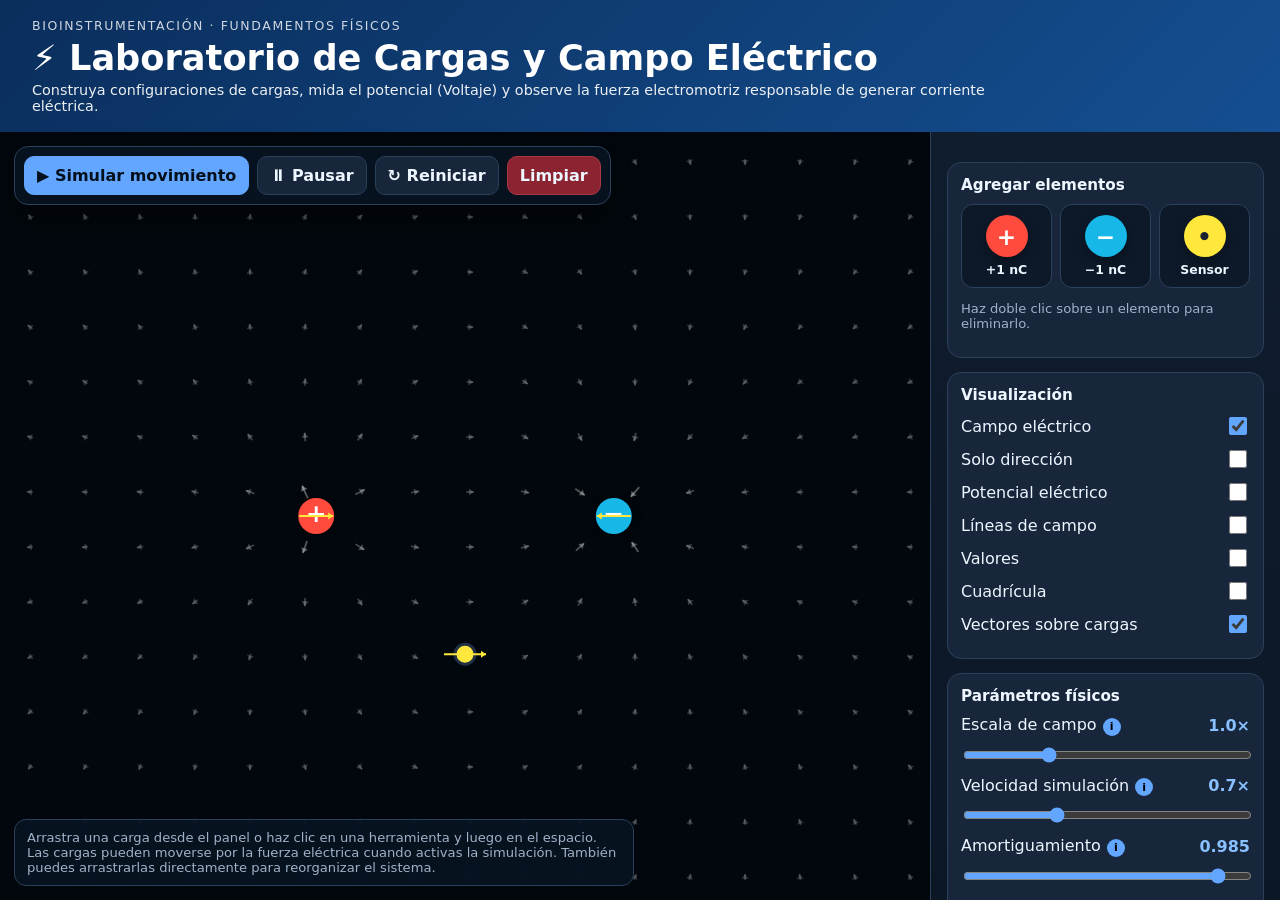
<file: public/simulador_cargas_campo_electrico.html>
<!DOCTYPE html>
<html lang="es">
<head>
<meta charset="UTF-8" />
<meta name="viewport" content="width=device-width, initial-scale=1.0" />
<title>Simulador de Cargas y Campo Eléctrico</title>
<style>
:root{--bg:#07111f;--panel:#101d2e;--panel2:#17263b;--ink:#eef6ff;--muted:#9fb2c8;--line:#2b405a;--positive:#ff4b3e;--negative:#17b7e8;--sensor:#ffe83b;--accent:#63a6ff;--ok:#44d17a;--warn:#ffbf47;--danger:#b42318;--shadow:0 16px 36px rgba(0,0,0,.3)}
*{box-sizing:border-box}html,body{margin:0;height:100%;font-family:Inter,system-ui,-apple-system,Segoe UI,Roboto,Arial,sans-serif;background:var(--bg);color:var(--ink);display:flex;flex-direction:column;overflow:hidden}header{padding:18px clamp(16px,4vw,32px);background:linear-gradient(135deg,#0a2e5c,#154f91);color:#fff;flex:0 0 auto}header h1{margin:.25rem 0;font-size:clamp(1.5rem,3vw,2.2rem)}header p{margin:0;max-width:980px;opacity:.92;font-size:0.9rem}.app{display:grid;grid-template-columns:minmax(0,1fr) 350px;flex:1;height:0}.stage-wrap{position:relative;min-width:0;background:#02070d}canvas{display:block;width:100%;height:100%;touch-action:none}.topbar{position:absolute;left:14px;top:14px;display:flex;gap:8px;flex-wrap:wrap;padding:9px;background:rgba(9,20,35,.86);border:1px solid var(--line);border-radius:14px;backdrop-filter:blur(9px);box-shadow:var(--shadow)}button,select,input{font:inherit}button{border:1px solid var(--line);background:var(--panel2);color:var(--ink);border-radius:10px;padding:9px 12px;font-weight:750;cursor:pointer}button:hover{transform:translateY(-1px)}button.primary{background:var(--accent);color:#05101d;border-color:var(--accent)}button.danger{background:#8b2430;border-color:#a93846}button.active{outline:2px solid var(--accent)}.side{scrollbar-width:thin;background:linear-gradient(180deg,var(--panel),#0c1726);border-left:1px solid var(--line);padding:16px;overflow:auto}h1{font-size:1.25rem;margin:0 0 4px}.sub{font-size:.86rem;color:var(--muted)}.card{margin-top:14px;padding:13px;border-radius:14px;background:var(--panel2);border:1px solid var(--line)}.card h2{font-size:.95rem;margin:0 0 10px}.row{display:grid;grid-template-columns:1fr auto;gap:8px;align-items:center;margin:9px 0}.small{font-size:.82rem;color:var(--muted)}input[type=range]{width:100%;accent-color:var(--accent)}input[type=checkbox]{accent-color:var(--accent);width:18px;height:18px}.palette{display:grid;grid-template-columns:repeat(3,1fr);gap:8px}.tool{display:grid;place-items:center;gap:5px;padding:10px 4px;border-radius:12px;border:1px solid var(--line);background:#0d1929;cursor:pointer;user-select:none}.tool strong{font-size:.78rem}.badge{width:42px;height:42px;border-radius:50%;display:grid;place-items:center;font-size:1.45rem;font-weight:900;color:white;box-shadow:0 5px 12px rgba(0,0,0,.3)}.pos{background:var(--positive)}.neg{background:var(--negative)}.sen{background:var(--sensor);color:#182130}.legend{display:grid;gap:7px;font-size:.82rem}.legend div{display:flex;align-items:center;gap:8px}.dot{width:12px;height:12px;border-radius:50%}.value{font-weight:800;color:#89c0ff;font-variant-numeric:tabular-nums}.readout{display:grid;grid-template-columns:1fr 1fr;gap:8px}.metric{background:#0b1625;border:1px solid var(--line);border-radius:10px;padding:9px}.metric span{display:block;font-size:.72rem;color:var(--muted)}.metric strong{font-size:.95rem}.help{position:absolute;left:14px;bottom:14px;max-width:620px;padding:10px 12px;background:rgba(9,20,35,.86);border:1px solid var(--line);border-radius:12px;color:var(--muted);font-size:.82rem;backdrop-filter:blur(8px)}@media(max-width:900px){body{overflow:auto}.app{grid-template-columns:1fr;height:auto}.stage-wrap{height:68vh}.side{scrollbar-width:thin;border-left:none;border-top:1px solid var(--line)}}


.global-tooltip{position:fixed;background:var(--panel2);color:var(--ink);border:1px solid var(--accent);padding:10px 14px;border-radius:8px;font-size:0.85rem;max-width:280px;pointer-events:none;opacity:0;transition:opacity 0.15s ease;z-index:9999;box-shadow:0 8px 24px rgba(0,0,0,0.5);line-height:1.4}
.global-tooltip.visible{opacity:1}
.info-btn{display:inline-flex;align-items:center;justify-content:center;width:18px;height:18px;border-radius:50%;background:var(--accent);color:#000;font-weight:bold;font-size:11px;cursor:help;margin-left:6px;position:relative}

</style>
</head>
<body>

<header><div style="font-size:.78rem;letter-spacing:.13em;text-transform:uppercase;opacity:.8">Bioinstrumentación · Fundamentos Físicos</div><h1>⚡ Laboratorio de Cargas y Campo Eléctrico</h1><p>Construya configuraciones de cargas, mida el potencial (Voltaje) y observe la fuerza electromotriz responsable de generar corriente eléctrica.</p></header>

<div class="app">
  <section class="stage-wrap">
    <canvas id="sim" aria-label="Simulador interactivo de cargas eléctricas"></canvas>
    <div class="topbar">
      <button id="play" class="primary">▶ Simular movimiento</button><button id="pause">⏸ Pausar</button><button id="reset">↻ Reiniciar</button><button id="clear" class="danger">Limpiar</button>
    </div>
    <div class="help">Arrastra una carga desde el panel o haz clic en una herramienta y luego en el espacio. Las cargas pueden moverse por la fuerza eléctrica cuando activas la simulación. También puedes arrastrarlas directamente para reorganizar el sistema.</div>
  </section>
  <aside class="side">
    
    <div class="card"><h2>Agregar elementos</h2><div class="palette">
      <div class="tool" data-tool="positive"><div class="badge pos">+</div><strong>+1 nC</strong></div>
      <div class="tool" data-tool="negative"><div class="badge neg">−</div><strong>−1 nC</strong></div>
      <div class="tool" data-tool="sensor"><div class="badge sen">•</div><strong>Sensor</strong></div>
    </div><p class="small">Haz doble clic sobre un elemento para eliminarlo.</p></div>
    <div class="card"><h2>Visualización</h2>
      <div class="row"><label>Campo eléctrico</label><input id="fieldOn" type="checkbox" checked></div>
      <div class="row"><label>Solo dirección</label><input id="dirOnly" type="checkbox"></div>
      <div class="row"><label>Potencial eléctrico</label><input id="potentialOn" type="checkbox"></div>
      <div class="row"><label>Líneas de campo</label><input id="linesOn" type="checkbox"></div>
      <div class="row"><label>Valores</label><input id="valuesOn" type="checkbox"></div>
      <div class="row"><label>Cuadrícula</label><input id="gridOn" type="checkbox"></div>
      <div class="row"><label>Vectores sobre cargas</label><input id="forceOn" type="checkbox" checked></div>
    </div>
    <div class="card"><h2>Parámetros físicos</h2>
      <div class="row"><label>Escala de campo<span class="info-btn" data-tooltip="Amplifica visualmente los vectores del campo para ver campos débiles con mayor claridad.">i</span></label><span id="fieldScaleV" class="value"></span></div><input id="fieldScale" type="range" min="0.2" max="3" step="0.1" value="1">
      <div class="row"><label>Velocidad simulación<span class="info-btn" data-tooltip="Qué tan rápido se mueven las cargas bajo la influencia de la fuerza eléctrica (F=qE).">i</span></label><span id="speedV" class="value"></span></div><input id="speed" type="range" min="0.1" max="2" step="0.1" value="0.7">
      <div class="row"><label>Amortiguamiento<span class="info-btn" data-tooltip="Simula fricción o resistencia. Si es alto (0.999), las cargas oscilan eternamente. Si es bajo, se detienen rápido.">i</span></label><span id="dampingV" class="value"></span></div><input id="damping" type="range" min="0.85" max="0.999" step="0.001" value="0.985">
      <div class="row"><label>Fijar cargas<span class="info-btn" data-tooltip="Congela todas las cargas en su posición actual, ideal para medir el campo o potencial estático.">i</span></label><input id="fixedCharges" type="checkbox"></div>
      <p class="small">Con “Fijar cargas” activo, las cargas no se desplazan, pero el campo continúa actualizándose.</p>
    </div>
    <div class="card"><h2>Lectura del sensor</h2><div class="readout">
      <div class="metric"><span>Potencial</span><strong id="sensorV">—</strong></div><div class="metric"><span>Campo |E|</span><strong id="sensorE">—</strong></div><div class="metric"><span>Ex</span><strong id="sensorEx">—</strong></div><div class="metric"><span>Ey</span><strong id="sensorEy">—</strong></div>
    </div></div>
    
<div class="card" style="border-color:var(--accent)">
  <h2 style="color:var(--accent);margin-bottom:6px">🧪 Misiones de aprendizaje</h2>
  <div style="font-weight:800;color:var(--ink);margin-bottom:6px;font-size:0.95rem" id="missionT">Misión 1</div>
  <div style="font-size:0.86rem;line-height:1.4;color:var(--muted)" id="missionD">Descripción</div>
  <div class="row" style="margin-top:12px;grid-template-columns:1fr auto">
    <button id="check" class="primary" style="width:100%;padding:7px;font-size:0.9rem">Verificar misión</button>
    <button id="next" style="padding:7px 12px">▶</button>
  </div>
  <div id="feedback" style="min-height:36px;margin-top:9px;font-weight:700;font-size:0.85rem"></div>
</div>

  </aside>
</div>
<script>
const canvas=document.getElementById('sim'),ctx=canvas.getContext('2d'),$=id=>document.getElementById(id);let W=0,H=0,dpr=1,running=false,selectedTool=null,drag=null,last=performance.now();const K=8.9875517923e9,charges=[],sensors=[];
function resize(){const r=canvas.getBoundingClientRect();dpr=devicePixelRatio||1;canvas.width=Math.round(r.width*dpr);canvas.height=Math.round(r.height*dpr);ctx.setTransform(dpr,0,0,dpr,0,0);W=r.width;H=r.height}window.addEventListener('resize',resize);resize();
function addCharge(x,y,q){charges.push({x,y,q,vx:0,vy:0,r:18,mass:1,fixed:false})}function addSensor(x,y){sensors.push({x,y,r:10})}
addCharge(W*.34,H*.5,1e-9);addCharge(W*.66,H*.5,-1e-9);addSensor(W*.5,H*.68);
function fieldAt(x,y,exclude=null){let ex=0,ey=0,v=0;for(const c of charges){if(c===exclude)continue;let dx=x-c.x,dy=y-c.y,r2=Math.max(dx*dx+dy*dy,18*18),r=Math.sqrt(r2),ef=K*c.q/r2;ex+=ef*dx/r;ey+=ef*dy/r;v+=K*c.q/r}return{ex,ey,e:Math.hypot(ex,ey),v}}
function potentialColor(v){const s=Math.max(-1,Math.min(1,v/4));return s>=0?`rgba(255,75,62,${.04+.16*s})`:`rgba(23,183,232,${.04+.16*(-s)})`}
function drawGrid(){ctx.save();ctx.strokeStyle='rgba(120,160,200,.18)';ctx.lineWidth=1;for(let x=0;x<W;x+=40){ctx.beginPath();ctx.moveTo(x,0);ctx.lineTo(x,H);ctx.stroke()}for(let y=0;y<H;y+=40){ctx.beginPath();ctx.moveTo(0,y);ctx.lineTo(W,y);ctx.stroke()}ctx.restore()}
function drawPotential(){for(let y=0;y<H;y+=28)for(let x=0;x<W;x+=28){const f=fieldAt(x+14,y+14);ctx.fillStyle=potentialColor(f.v);ctx.fillRect(x,y,28,28)}}
function arrow(x,y,dx,dy,color='rgba(255,255,255,.8)',scale=1){const len=Math.hypot(dx,dy);if(!len)return;const ux=dx/len,uy=dy/len,L=scale,h=5;ctx.strokeStyle=color;ctx.fillStyle=color;ctx.lineWidth=1.8;ctx.beginPath();ctx.moveTo(x-L*.5*ux,y-L*.5*uy);ctx.lineTo(x+L*.5*ux,y+L*.5*uy);ctx.stroke();const tx=x+L*.5*ux,ty=y+L*.5*uy;ctx.beginPath();ctx.moveTo(tx,ty);ctx.lineTo(tx-h*ux+h*.7*uy,ty-h*uy-h*.7*ux);ctx.lineTo(tx-h*ux-h*.7*uy,ty-h*uy+h*.7*ux);ctx.closePath();ctx.fill()}
function drawField(){const fs=+$('fieldScale').value;for(let y=30;y<H;y+=55)for(let x=30;x<W;x+=55){const f=fieldAt(x,y);if(f.e<1e-12)continue;const mag=$('dirOnly').checked?19:Math.min(32,6+Math.log10(1+f.e*1000)*7*fs),alpha=Math.min(.95,.18+.16*Math.log10(1+f.e*1000));arrow(x,y,f.ex,f.ey,`rgba(255,255,255,${alpha})`,mag)}}
function drawFieldLines(){if(!charges.length)return;ctx.save();ctx.lineWidth=1;ctx.strokeStyle='rgba(255,238,120,.35)';for(const c of charges.filter(c=>c.q>0))for(let a=0;a<Math.PI*2;a+=Math.PI/8){let x=c.x+Math.cos(a)*c.r*1.4,y=c.y+Math.sin(a)*c.r*1.4;ctx.beginPath();ctx.moveTo(x,y);for(let i=0;i<240;i++){const f=fieldAt(x,y);if(f.e<1e-10)break;x+=f.ex/f.e*5;y+=f.ey/f.e*5;ctx.lineTo(x,y);if(x<0||x>W||y<0||y>H)break;let hit=false;for(const q of charges)if(Math.hypot(x-q.x,y-q.y)<q.r){hit=true;break}if(hit)break}ctx.stroke()}ctx.restore()}
function drawCharge(c){ctx.save();ctx.shadowColor='rgba(0,0,0,.45)';ctx.shadowBlur=12;ctx.fillStyle=c.q>0?'#ff4b3e':'#17b7e8';ctx.beginPath();ctx.arc(c.x,c.y,c.r,0,Math.PI*2);ctx.fill();ctx.shadowBlur=0;ctx.fillStyle='white';ctx.font='900 25px system-ui';ctx.textAlign='center';ctx.textBaseline='middle';ctx.fillText(c.q>0?'+':'−',c.x,c.y-1);if($('valuesOn').checked){ctx.font='700 12px system-ui';ctx.fillText(c.q>0?'+1 nC':'−1 nC',c.x,c.y+c.r+15)}if($('forceOn').checked){const f=fieldAt(c.x,c.y,c),fx=f.ex*c.q,fy=f.ey*c.q;if(Math.hypot(fx,fy)>1e-18)arrow(c.x,c.y,fx,fy,'#ffe83b',34)}ctx.restore()}
function drawSensor(s){const f=fieldAt(s.x,s.y);ctx.save();ctx.fillStyle='#ffe83b';ctx.strokeStyle='#213044';ctx.lineWidth=3;ctx.beginPath();ctx.arc(s.x,s.y,s.r,0,Math.PI*2);ctx.fill();ctx.stroke();arrow(s.x,s.y,f.ex,f.ey,'#ffe83b',42);if($('valuesOn').checked){ctx.fillStyle='white';ctx.font='700 12px system-ui';ctx.textAlign='center';ctx.fillText(`${f.v.toFixed(2)} V`,s.x,s.y+26)}ctx.restore()}
function updateReadout(){const s=sensors[0];if(!s){['sensorV','sensorE','sensorEx','sensorEy'].forEach(id=>$(id).textContent='—');return}const f=fieldAt(s.x,s.y);$('sensorV').textContent=f.v.toFixed(3)+' V';$('sensorE').textContent=f.e.toExponential(2)+' N/C';$('sensorEx').textContent=f.ex.toExponential(2);$('sensorEy').textContent=f.ey.toExponential(2)}
function simulate(dt){if(!running||$('fixedCharges').checked)return;const speed=+$('speed').value,damp=+$('damping').value,acc=[];for(const c of charges){const f=fieldAt(c.x,c.y,c),qSign=c.q>0?1:-1;acc.push({ax:qSign*f.ex*90000,ay:qSign*f.ey*90000})}charges.forEach((c,i)=>{if(c.fixed||drag===c)return;c.vx=(c.vx+acc[i].ax*dt*speed)*Math.pow(damp,dt*60);c.vy=(c.vy+acc[i].ay*dt*speed)*Math.pow(damp,dt*60);const vmax=180;c.vx=Math.max(-vmax,Math.min(vmax,c.vx));c.vy=Math.max(-vmax,Math.min(vmax,c.vy));c.x+=c.vx*dt;c.y+=c.vy*dt;if(c.x<c.r){c.x=c.r;c.vx*=-.7}if(c.x>W-c.r){c.x=W-c.r;c.vx*=-.7}if(c.y<c.r){c.y=c.r;c.vy*=-.7}if(c.y>H-c.r){c.y=H-c.r;c.vy*=-.7}})}
function frame(now){const dt=Math.min(.03,(now-last)/1000);last=now;simulate(dt);ctx.clearRect(0,0,W,H);ctx.fillStyle='#02070d';ctx.fillRect(0,0,W,H);if($('potentialOn').checked)drawPotential();if($('gridOn').checked)drawGrid();if($('fieldOn').checked)drawField();if($('linesOn').checked)drawFieldLines();charges.forEach(drawCharge);sensors.forEach(drawSensor);updateReadout();requestAnimationFrame(frame)}requestAnimationFrame(frame);
function pointerPos(e){const r=canvas.getBoundingClientRect();return{x:e.clientX-r.left,y:e.clientY-r.top}}canvas.addEventListener('pointerdown',e=>{const p=pointerPos(e);for(const s of sensors)if(Math.hypot(p.x-s.x,p.y-s.y)<20){drag=s;canvas.setPointerCapture(e.pointerId);return}for(let i=charges.length-1;i>=0;i--){const c=charges[i];if(Math.hypot(p.x-c.x,p.y-c.y)<c.r+8){drag=c;c.vx=c.vy=0;canvas.setPointerCapture(e.pointerId);return}}if(selectedTool){if(selectedTool==='positive')addCharge(p.x,p.y,1e-9);if(selectedTool==='negative')addCharge(p.x,p.y,-1e-9);if(selectedTool==='sensor')addSensor(p.x,p.y);selectedTool=null;document.querySelectorAll('.tool').forEach(x=>x.style.outline='none');}});canvas.addEventListener('pointermove',e=>{if(!drag)return;const p=pointerPos(e);drag.x=p.x;drag.y=p.y;if('vx'in drag){drag.vx=0;drag.vy=0}});canvas.addEventListener('pointerup',e=>{drag=null;try{canvas.releasePointerCapture(e.pointerId)}catch{}});canvas.addEventListener('dblclick',e=>{const p=pointerPos(e);for(let i=charges.length-1;i>=0;i--)if(Math.hypot(p.x-charges[i].x,p.y-charges[i].y)<charges[i].r+8){charges.splice(i,1);return}for(let i=sensors.length-1;i>=0;i--)if(Math.hypot(p.x-sensors[i].x,p.y-sensors[i].y)<18){sensors.splice(i,1);return}});
document.querySelectorAll('.tool').forEach(t=>t.onclick=()=>{selectedTool=t.dataset.tool;document.querySelectorAll('.tool').forEach(x=>x.style.outline=x===t?'2px solid var(--accent)':'none')});$('play').onclick=()=>{
  if($('fixedCharges').checked) {
    alert("¡Atención! Tienes activada la opción 'Fijar cargas', por lo que nada se moverá. Por favor, desmarca esa casilla en el panel lateral.");
    return;
  }
  if(charges.length <= 1) {
    alert("¡Atención! Solo tienes una carga en la pantalla. Para que exista movimiento electromagnético, necesitas al menos DOS cargas para que se atraigan o repelan (Fuerza = Masa x Aceleración).");
    return;
  }
  running=true;
  $('play').classList.add('active');
  $('pause').classList.remove('active');
};$('pause').onclick=()=>{running=false;$('pause').classList.add('active');$('play').classList.remove('active')};$('clear').onclick=()=>{charges.length=0;sensors.length=0};$('reset').onclick=()=>{charges.length=0;sensors.length=0;addCharge(W*.34,H*.5,1e-9);addCharge(W*.66,H*.5,-1e-9);addSensor(W*.5,H*.68);running=false};function labels(){$('fieldScaleV').textContent=(+$('fieldScale').value).toFixed(1)+'×';$('speedV').textContent=(+$('speed').value).toFixed(1)+'×';$('dampingV').textContent=(+$('damping').value).toFixed(3)}['fieldScale','speed','damping'].forEach(id=>$(id).addEventListener('input',labels));labels();


// --- TOOLTIPS ---
const tooltip = document.createElement('div');
tooltip.className = 'global-tooltip';
document.body.appendChild(tooltip);
document.addEventListener('mouseover', (e) => {
  const target = e.target.closest('[data-tooltip]');
  if (target) {
    tooltip.innerHTML = target.getAttribute('data-tooltip');
    tooltip.classList.add('visible');
  }
});
document.addEventListener('mousemove', (e) => {
  if (tooltip.classList.contains('visible')) {
    tooltip.style.left = (e.clientX + 15) + 'px';
    tooltip.style.top = (e.clientY + 15) + 'px';
  }
});
document.addEventListener('mouseout', (e) => {
  if (e.target.closest('[data-tooltip]')) {
    tooltip.classList.remove('visible');
  }
});

// --- MISIONES DE APRENDIZAJE ---
const misiones = [
  ['Misión 1 — El origen del Voltaje', 'Coloca solo UNA carga positiva (+). Arrastra el <b>Sensor</b> lejos y cerca de ella. ¿Qué le pasa al Voltaje (Potencial)?<br><br><span style="color:var(--accent)">💡 <b>Pista:</b> Aléjate a más de 300px (verifica el valor del Sensor). Entenderás por qué el voltaje cae con la distancia.</span>'],
  ['Misión 2 — El Dipolo Eléctrico', 'El corazón humano actúa como un dipolo. Limpia la pantalla, pon una carga <b>+</b> y una <b>-</b> separadas por unos centímetros. Activa las <b>Líneas de campo</b>.<br><br><span style="color:var(--accent)">💡 <b>Pista:</b> Observa cómo la energía fluye del polo positivo al negativo.</span>'],
  ['Misión 3 — Fuerza Electromotriz', 'Activa "Fijar cargas". Pon 2 cargas <b>-</b> a la izquierda (polo negativo de una batería). Pon una carga <b>+</b> en el centro y quita "Fijar cargas".<br><br><span style="color:var(--accent)">💡 <b>Pista:</b> La repulsión empuja la carga central simulando una Corriente DC. Haz clic en ▶ Simular.</span>']
];
let currentMission = 0;
function updateMission(){
  $('missionT').textContent = misiones[currentMission][0];
  $('missionD').innerHTML = misiones[currentMission][1];
  $('feedback').textContent = '';
}
$('next').onclick = () => { currentMission = (currentMission + 1) % misiones.length; updateMission(); };
$('check').onclick = () => {
  let ok = false;
  let msg = '';
  const s = sensors[0];
  if(currentMission === 0){
    const pos = charges.filter(c => c.q > 0).length;
    const neg = charges.filter(c => c.q < 0).length;
    ok = pos === 1 && neg === 0 && s && fieldAt(s.x, s.y).v < 2.0;
    msg = '❌ Aún no. <b>Paso a paso:</b><br>1. Presiona "Limpiar".<br>2. Agrega una carga (+).<br>3. Agrega un "Sensor" y arrástralo lejos de la carga hasta que la lectura "Potencial" baje de 2.0 V.';
  } else if(currentMission === 1){
    const pos = charges.filter(c => c.q > 0).length;
    const neg = charges.filter(c => c.q < 0).length;
    ok = pos === 1 && neg === 1 && $('linesOn').checked;
    msg = '❌ Aún no. <b>Paso a paso:</b><br>1. Limpia la pantalla.<br>2. Pon una carga (+).<br>3. Pon una carga (-) a unos centímetros.<br>4. Activa la casilla "Líneas de campo" en el panel derecho.';
  } else if(currentMission === 2){
    const neg = charges.filter(c => c.q < 0).length;
    ok = neg >= 2 && running;
    msg = '❌ Aún no. <b>Paso a paso:</b><br>1. Activa la casilla "Fijar cargas".<br>2. Coloca dos o tres cargas (-) a la izquierda.<br>3. Desactiva "Fijar cargas".<br>4. Pon una carga (+) en el centro y presiona el botón azul "▶ Simular movimiento".';
  }
  
  $('feedback').style.color = ok ? 'var(--ok)' : 'var(--danger)';
  $('feedback').innerHTML = ok ? '✅ <b>¡Misión superada!</b> Has comprobado este principio.' : msg;
};
updateMission();
// ---------------------------------

</script>
</body>
</html>
</file>
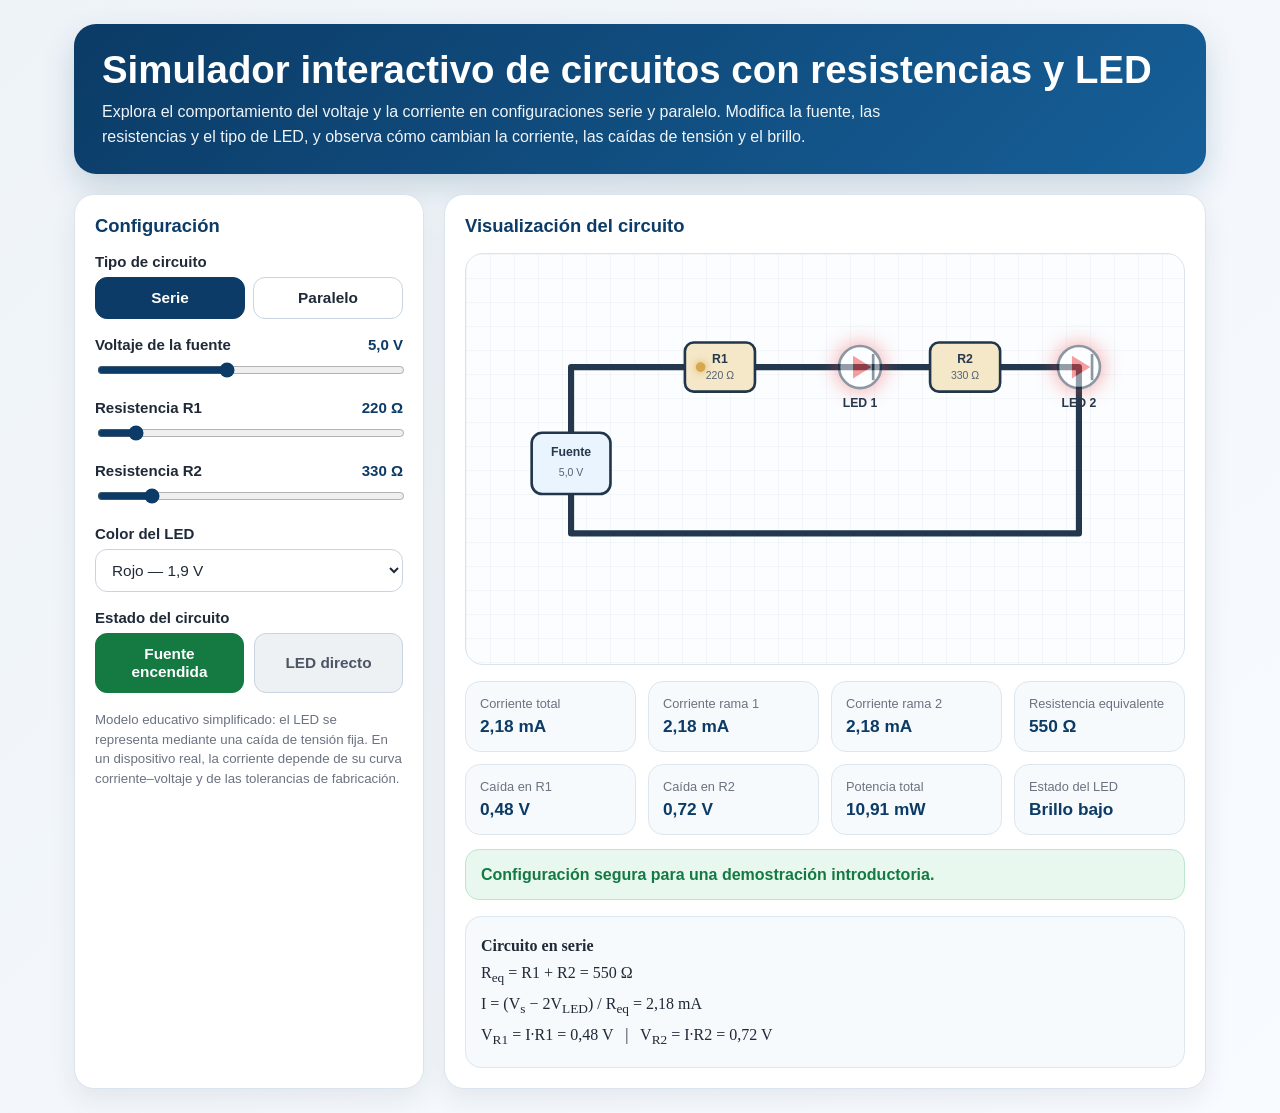
<file: public/simulador_circuitos_led.html>
<!DOCTYPE html>
<html lang="es">
<head>
  <meta charset="UTF-8" />
  <meta name="viewport" content="width=device-width, initial-scale=1.0" />
  <title>Simulador de circuitos con LED</title>
  <style>
    :root{
      --javeriana-blue:#0b3b66;
      --javeriana-gold:#d6a84b;
      --ink:#1f2937;
      --muted:#6b7280;
      --panel:#ffffff;
      --bg:#eef3f8;
      --line:#23384d;
      --danger:#b42318;
      --ok:#147a42;
      --warning:#a15c00;
      --soft:#f7fafc;
    }

    *{box-sizing:border-box}
    body{
      margin:0;
      font-family:Inter,Segoe UI,Arial,sans-serif;
      background:linear-gradient(135deg,#eef3f8,#f8fbff);
      color:var(--ink);
    }

    .app{
      max-width:1180px;
      margin:0 auto;
      padding:24px;
    }

    .hero{
      background:linear-gradient(135deg,var(--javeriana-blue),#165f98);
      color:white;
      border-radius:22px;
      padding:24px 28px;
      box-shadow:0 14px 32px rgba(11,59,102,.18);
      margin-bottom:20px;
    }

    .hero h1{
      margin:0 0 8px;
      font-size:clamp(1.55rem,3vw,2.4rem);
    }

    .hero p{
      margin:0;
      max-width:850px;
      line-height:1.55;
      opacity:.94;
    }

    .grid{
      display:grid;
      grid-template-columns:350px 1fr;
      gap:20px;
    }

    .panel{
      background:var(--panel);
      border-radius:20px;
      padding:20px;
      box-shadow:0 10px 26px rgba(31,41,55,.08);
      border:1px solid #dbe4ee;
    }

    .panel h2{
      margin:0 0 16px;
      font-size:1.15rem;
      color:var(--javeriana-blue);
    }

    .control{
      margin-bottom:17px;
    }

    label{
      display:flex;
      justify-content:space-between;
      gap:12px;
      font-weight:700;
      margin-bottom:7px;
      font-size:.94rem;
    }

    .value{
      color:var(--javeriana-blue);
      font-variant-numeric:tabular-nums;
    }

    input[type="range"]{
      width:100%;
      accent-color:var(--javeriana-blue);
    }

    select,button{
      width:100%;
      border:1px solid #c8d4e1;
      border-radius:12px;
      padding:11px 12px;
      font-size:.96rem;
      background:white;
      color:var(--ink);
    }

    .segmented{
      display:grid;
      grid-template-columns:1fr 1fr;
      gap:8px;
    }

    .segmented button{
      cursor:pointer;
      font-weight:800;
      transition:.2s ease;
    }

    .segmented button.active{
      background:var(--javeriana-blue);
      color:white;
      border-color:var(--javeriana-blue);
    }

    .switch-row{
      display:flex;
      gap:10px;
    }

    .switch-row button{
      cursor:pointer;
      font-weight:800;
    }

    .switch-row button.on{
      background:var(--ok);
      color:white;
      border-color:var(--ok);
    }

    .switch-row button.off{
      background:#eef1f4;
      color:#4b5563;
    }

    .canvas-wrap{
      min-height:410px;
      position:relative;
      border-radius:18px;
      background:
        linear-gradient(rgba(11,59,102,.035) 1px, transparent 1px),
        linear-gradient(90deg, rgba(11,59,102,.035) 1px, transparent 1px),
        #fbfdff;
      background-size:24px 24px;
      border:1px solid #d9e4ee;
      overflow:hidden;
    }

    svg{
      display:block;
      width:100%;
      height:410px;
    }

    .wire{
      stroke:var(--line);
      stroke-width:7;
      fill:none;
      stroke-linecap:round;
      stroke-linejoin:round;
    }

    .component{
      stroke:#22364b;
      stroke-width:3;
      fill:#fff;
    }

    .resistor{
      fill:#f5e8c8;
    }

    .source{
      fill:#eaf4ff;
    }

    .led-glow{
      filter:drop-shadow(0 0 12px currentColor);
    }

    .flow-dot{
      r:5.5;
      fill:var(--javeriana-gold);
      filter:drop-shadow(0 0 5px rgba(214,168,75,.95));
    }

    .flow-paused{
      display:none;
    }

    .caption{
      font-size:14px;
      font-weight:700;
      fill:#26384b;
    }

    .subcaption{
      font-size:12px;
      fill:#546273;
    }

    .results{
      display:grid;
      grid-template-columns:repeat(4,minmax(120px,1fr));
      gap:12px;
      margin-top:16px;
    }

    .metric{
      background:var(--soft);
      border:1px solid #dce6ef;
      border-radius:15px;
      padding:14px;
    }

    .metric span{
      display:block;
      font-size:.8rem;
      color:var(--muted);
      margin-bottom:5px;
    }

    .metric strong{
      color:var(--javeriana-blue);
      font-size:1.08rem;
      font-variant-numeric:tabular-nums;
    }

    .alert{
      margin-top:14px;
      border-radius:14px;
      padding:13px 15px;
      font-weight:700;
      line-height:1.45;
    }

    .alert.ok{background:#e9f8ef;color:var(--ok);border:1px solid #bce6cb}
    .alert.warn{background:#fff5e8;color:var(--warning);border:1px solid #f1d3a5}
    .alert.danger{background:#fff0ef;color:var(--danger);border:1px solid #efc1bd}

    .equations{
      margin-top:16px;
      background:#f7fafc;
      border:1px solid #dde7ef;
      border-radius:16px;
      padding:15px;
      font-family:Cambria,Georgia,serif;
      line-height:1.7;
    }

    .small-note{
      margin-top:14px;
      color:var(--muted);
      font-size:.83rem;
      line-height:1.5;
    }

    .embed{
      margin-top:20px;
      background:#0f172a;
      color:#e5e7eb;
      padding:16px;
      border-radius:16px;
      overflow:auto;
      font-family:Consolas,monospace;
      font-size:.85rem;
    }

    @media (max-width:900px){
      .grid{grid-template-columns:1fr}
      .results{grid-template-columns:repeat(2,1fr)}
    }

    @media (max-width:520px){
      .app{padding:12px}
      .panel,.hero{border-radius:16px}
      .results{grid-template-columns:1fr 1fr}
    }
  </style>
</head>
<body>
  <main class="app">
    <section class="hero">
      <h1>Simulador interactivo de circuitos con resistencias y LED</h1>
      <p>
        Explora el comportamiento del voltaje y la corriente en configuraciones
        serie y paralelo. Modifica la fuente, las resistencias y el tipo de LED,
        y observa cómo cambian la corriente, las caídas de tensión y el brillo.
      </p>
    </section>

    <section class="grid">
      <aside class="panel">
        <h2>Configuración</h2>

        <div class="control">
          <label>Tipo de circuito</label>
          <div class="segmented">
            <button id="seriesBtn" class="active">Serie</button>
            <button id="parallelBtn">Paralelo</button>
          </div>
        </div>

        <div class="control">
          <label>
            Voltaje de la fuente
            <span class="value" id="vSourceLabel">5,0 V</span>
          </label>
          <input id="vSource" type="range" min="0" max="12" step="0.1" value="5" />
        </div>

        <div class="control">
          <label>
            Resistencia R1
            <span class="value" id="r1Label">220 Ω</span>
          </label>
          <input id="r1" type="range" min="10" max="2000" step="10" value="220" />
        </div>

        <div class="control">
          <label>
            Resistencia R2
            <span class="value" id="r2Label">330 Ω</span>
          </label>
          <input id="r2" type="range" min="10" max="2000" step="10" value="330" />
        </div>

        <div class="control">
          <label for="ledColor">Color del LED</label>
          <select id="ledColor">
            <option value="red">Rojo — 1,9 V</option>
            <option value="yellow">Amarillo — 2,1 V</option>
            <option value="green">Verde — 2,3 V</option>
            <option value="blue">Azul — 3,2 V</option>
            <option value="white">Blanco — 3,2 V</option>
          </select>
        </div>

        <div class="control">
          <label>Estado del circuito</label>
          <div class="switch-row">
            <button id="powerBtn" class="on">Fuente encendida</button>
            <button id="polarityBtn" class="off">LED directo</button>
          </div>
        </div>

        <p class="small-note">
          Modelo educativo simplificado: el LED se representa mediante una caída
          de tensión fija. En un dispositivo real, la corriente depende de su curva
          corriente–voltaje y de las tolerancias de fabricación.
        </p>
      </aside>

      <section class="panel">
        <h2>Visualización del circuito</h2>
        <div class="canvas-wrap">
          <svg id="circuitSvg" viewBox="0 0 820 410" aria-label="Circuito eléctrico interactivo">
            <g id="seriesCircuit">
              <path class="wire" id="seriesPath" d="M120 290 L120 100 L250 100 L330 100 L450 100 L530 100 L700 100 L700 290 L120 290" />

              <rect class="component source" x="75" y="175" width="90" height="70" rx="12"></rect>
              <text class="caption" x="120" y="202" text-anchor="middle">Fuente</text>
              <text class="subcaption" id="sourceTextSeries" x="120" y="224" text-anchor="middle">5,0 V</text>

              <rect class="component resistor" x="250" y="72" width="80" height="56" rx="10"></rect>
              <text class="caption" x="290" y="95" text-anchor="middle">R1</text>
              <text class="subcaption" id="r1TextSeries" x="290" y="114" text-anchor="middle">220 Ω</text>

              <g id="led1Series" transform="translate(450 100)">
                <circle class="component" cx="0" cy="0" r="24"></circle>
                <polygon points="-8,-13 13,0 -8,13" fill="#ef4444"></polygon>
                <line x1="15" y1="-15" x2="15" y2="15" stroke="#22364b" stroke-width="3"></line>
              </g>
              <text class="caption" x="450" y="146" text-anchor="middle">LED 1</text>

              <rect class="component resistor" x="530" y="72" width="80" height="56" rx="10"></rect>
              <text class="caption" x="570" y="95" text-anchor="middle">R2</text>
              <text class="subcaption" id="r2TextSeries" x="570" y="114" text-anchor="middle">330 Ω</text>

              <g id="led2Series" transform="translate(700 100)">
                <circle class="component" cx="0" cy="0" r="24"></circle>
                <polygon points="-8,-13 13,0 -8,13" fill="#ef4444"></polygon>
                <line x1="15" y1="-15" x2="15" y2="15" stroke="#22364b" stroke-width="3"></line>
              </g>
              <text class="caption" x="700" y="146" text-anchor="middle">LED 2</text>

              <circle class="flow-dot" id="seriesDot">
                <animateMotion id="seriesMotion" dur="3s" repeatCount="indefinite" rotate="auto">
                  <mpath href="#seriesPath"></mpath>
                </animateMotion>
              </circle>
            </g>

            <g id="parallelCircuit" style="display:none">
              <path class="wire" id="parallelOuterPath" d="M120 300 L120 105 L230 105 L230 75 L700 75 L700 300 L120 300" />
              <path class="wire" id="branch1Path" d="M230 75 L230 155 L350 155 L450 155 L700 155" />
              <path class="wire" id="branch2Path" d="M230 75 L230 240 L350 240 L450 240 L700 240 L700 75" />

              <rect class="component source" x="75" y="185" width="90" height="70" rx="12"></rect>
              <text class="caption" x="120" y="212" text-anchor="middle">Fuente</text>
              <text class="subcaption" id="sourceTextParallel" x="120" y="234" text-anchor="middle">5,0 V</text>

              <rect class="component resistor" x="350" y="127" width="80" height="56" rx="10"></rect>
              <text class="caption" x="390" y="150" text-anchor="middle">R1</text>
              <text class="subcaption" id="r1TextParallel" x="390" y="169" text-anchor="middle">220 Ω</text>

              <g id="led1Parallel" transform="translate(530 155)">
                <circle class="component" cx="0" cy="0" r="24"></circle>
                <polygon points="-8,-13 13,0 -8,13" fill="#ef4444"></polygon>
                <line x1="15" y1="-15" x2="15" y2="15" stroke="#22364b" stroke-width="3"></line>
              </g>
              <text class="caption" x="530" y="195" text-anchor="middle">Rama 1</text>

              <rect class="component resistor" x="350" y="212" width="80" height="56" rx="10"></rect>
              <text class="caption" x="390" y="235" text-anchor="middle">R2</text>
              <text class="subcaption" id="r2TextParallel" x="390" y="254" text-anchor="middle">330 Ω</text>

              <g id="led2Parallel" transform="translate(530 240)">
                <circle class="component" cx="0" cy="0" r="24"></circle>
                <polygon points="-8,-13 13,0 -8,13" fill="#ef4444"></polygon>
                <line x1="15" y1="-15" x2="15" y2="15" stroke="#22364b" stroke-width="3"></line>
              </g>
              <text class="caption" x="530" y="280" text-anchor="middle">Rama 2</text>

              <circle class="flow-dot" id="parallelDotOuter">
                <animateMotion id="parallelMotionOuter" dur="3s" repeatCount="indefinite">
                  <mpath href="#parallelOuterPath"></mpath>
                </animateMotion>
              </circle>

              <circle class="flow-dot" id="parallelDot1">
                <animateMotion id="parallelMotion1" dur="2.5s" repeatCount="indefinite">
                  <mpath href="#branch1Path"></mpath>
                </animateMotion>
              </circle>

              <circle class="flow-dot" id="parallelDot2">
                <animateMotion id="parallelMotion2" dur="2.5s" repeatCount="indefinite">
                  <mpath href="#branch2Path"></mpath>
                </animateMotion>
              </circle>
            </g>
          </svg>
        </div>

        <div class="results">
          <div class="metric">
            <span>Corriente total</span>
            <strong id="iTotal">0,00 mA</strong>
          </div>
          <div class="metric">
            <span>Corriente rama 1</span>
            <strong id="i1">0,00 mA</strong>
          </div>
          <div class="metric">
            <span>Corriente rama 2</span>
            <strong id="i2">0,00 mA</strong>
          </div>
          <div class="metric">
            <span>Resistencia equivalente</span>
            <strong id="rEq">0 Ω</strong>
          </div>
          <div class="metric">
            <span>Caída en R1</span>
            <strong id="vr1">0,00 V</strong>
          </div>
          <div class="metric">
            <span>Caída en R2</span>
            <strong id="vr2">0,00 V</strong>
          </div>
          <div class="metric">
            <span>Potencia total</span>
            <strong id="power">0,00 mW</strong>
          </div>
          <div class="metric">
            <span>Estado del LED</span>
            <strong id="ledState">Apagado</strong>
          </div>
        </div>

        <div id="alertBox" class="alert ok">
          Configuración segura para una demostración introductoria.
        </div>

        <div id="equations" class="equations"></div>
      </section>
    </section>

    <div class="embed" style="display:none">
      Para embeber esta simulación en otra página:<br><br>
      &lt;iframe src="simulador_circuitos_led.html" width="100%" height="900" style="border:0;border-radius:16px;" loading="lazy"&gt;&lt;/iframe&gt;
    </div>
  </main>

  <script>
    const ledData = {
      red:    {vf:1.9, color:"#ef4444"},
      yellow: {vf:2.1, color:"#facc15"},
      green:  {vf:2.3, color:"#22c55e"},
      blue:   {vf:3.2, color:"#3b82f6"},
      white:  {vf:3.2, color:"#f8fafc"}
    };

    let mode = "series";
    let powerOn = true;
    let reversePolarity = false;

    const $ = id => document.getElementById(id);
    const fmt = (n, d=2) => Number(n).toLocaleString("es-CO",{minimumFractionDigits:d,maximumFractionDigits:d});
    const ohmFmt = n => n >= 1000 ? `${fmt(n/1000,2)} kΩ` : `${fmt(n,0)} Ω`;

    const controls = ["vSource","r1","r2","ledColor"];
    controls.forEach(id => $(id).addEventListener("input", update));

    $("seriesBtn").addEventListener("click",()=>{
      mode="series";
      $("seriesBtn").classList.add("active");
      $("parallelBtn").classList.remove("active");
      $("seriesCircuit").style.display="";
      $("parallelCircuit").style.display="none";
      update();
    });

    $("parallelBtn").addEventListener("click",()=>{
      mode="parallel";
      $("parallelBtn").classList.add("active");
      $("seriesBtn").classList.remove("active");
      $("parallelCircuit").style.display="";
      $("branch1Path").setAttribute("d", "M230 75 L230 155 L350 155 L450 155 L700 155");
      $("branch2Path").setAttribute("d", "M230 75 L230 240 L350 240 L450 240 L700 240 L700 75");
      $("seriesCircuit").style.display="none";
      update();
    });

    $("powerBtn").addEventListener("click",()=>{
      powerOn=!powerOn;
      $("powerBtn").textContent=powerOn ? "Fuente encendida" : "Fuente apagada";
      $("powerBtn").className=powerOn ? "on" : "off";
      update();
    });

    $("polarityBtn").addEventListener("click",()=>{
      reversePolarity=!reversePolarity;
      $("polarityBtn").textContent=reversePolarity ? "LED invertido" : "LED directo";
      $("polarityBtn").className=reversePolarity ? "on" : "off";
      update();
    });

    function setAnimationSpeed(currentA){
      const currentmA = Math.max(currentA*1000,0.01);
      const duration = Math.max(0.7, Math.min(6, 45/currentmA));
      ["seriesMotion","parallelMotionOuter","parallelMotion1","parallelMotion2"].forEach(id=>{
        const el = $(id);
        if(el) el.setAttribute("dur",`${duration}s`);
      });

      const hide = !powerOn || reversePolarity || currentA <= 0;
      ["seriesDot","parallelDotOuter","parallelDot1","parallelDot2"].forEach(id=>{
        const el = $(id);
        if(el) el.style.display = hide ? "none" : "";
      });
    }

    function setLedVisual(currentA){
      const led = ledData[$("ledColor").value];
      const mA = currentA*1000;
      const brightness = Math.max(0, Math.min(1, mA/20));
      ["led1Series","led2Series","led1Parallel","led2Parallel"].forEach(id=>{
        const g=$(id);
        if(!g) return;
        const poly=g.querySelector("polygon");
        if(poly) poly.setAttribute("fill",led.color);
        g.style.color=led.color;
        g.style.opacity=reversePolarity || !powerOn || mA<0.5 ? .28 : .45 + brightness*.55;
        g.classList.toggle("led-glow",powerOn && !reversePolarity && mA>=1);
      });
    }

    function update(){
      const Vs=parseFloat($("vSource").value);
      const R1=parseFloat($("r1").value);
      const R2=parseFloat($("r2").value);
      const led=ledData[$("ledColor").value];
      const Vf=led.vf;

      $("vSourceLabel").textContent=`${fmt(Vs,1)} V`;
      $("r1Label").textContent=ohmFmt(R1);
      $("r2Label").textContent=ohmFmt(R2);
      $("sourceTextSeries").textContent=`${fmt(Vs,1)} V`;
      $("sourceTextParallel").textContent=`${fmt(Vs,1)} V`;
      $("r1TextSeries").textContent=ohmFmt(R1);
      $("r2TextSeries").textContent=ohmFmt(R2);
      $("r1TextParallel").textContent=ohmFmt(R1);
      $("r2TextParallel").textContent=ohmFmt(R2);

      let I=0,I1=0,I2=0,Req=0,VR1=0,VR2=0,P=0;

      if(powerOn && !reversePolarity){
        if(mode==="series"){
          Req=R1+R2;
          const available=Vs-(2*Vf);
          I=available>0 ? available/Req : 0;
          I1=I2=I;
          VR1=I*R1;
          VR2=I*R2;
          P=Vs*I;
        }else{
          Req=(R1*R2)/(R1+R2);
          I1=Vs>Vf ? (Vs-Vf)/R1 : 0;
          I2=Vs>Vf ? (Vs-Vf)/R2 : 0;
          I=I1+I2;
          VR1=I1*R1;
          VR2=I2*R2;
          P=Vs*I;
        }
      }else{
        Req=mode==="series" ? R1+R2 : (R1*R2)/(R1+R2);
      }

      $("iTotal").textContent=`${fmt(I*1000)} mA`;
      $("i1").textContent=`${fmt(I1*1000)} mA`;
      $("i2").textContent=`${fmt(I2*1000)} mA`;
      $("rEq").textContent=ohmFmt(Req);
      $("vr1").textContent=`${fmt(VR1)} V`;
      $("vr2").textContent=`${fmt(VR2)} V`;
      $("power").textContent=`${fmt(P*1000)} mW`;

      const ledCurrent = mode==="series" ? I : Math.max(I1,I2);
      const mA=ledCurrent*1000;
      let ledState="Apagado";
      if(powerOn && !reversePolarity){
        if(mA>=20) ledState="Sobrecorriente";
        else if(mA>=10) ledState="Brillo alto";
        else if(mA>=3) ledState="Brillo normal";
        else if(mA>=0.5) ledState="Brillo bajo";
      }
      if(reversePolarity) ledState="Polaridad inversa";
      $("ledState").textContent=ledState;

      const alertBox=$("alertBox");
      if(!powerOn){
        alertBox.className="alert warn";
        alertBox.textContent="La fuente está apagada. No circula corriente por el circuito.";
      }else if(reversePolarity){
        alertBox.className="alert warn";
        alertBox.textContent="Los LED están polarizados inversamente. En este modelo educativo no permiten el paso de corriente.";
      }else if(mode==="series" && Vs <= 2*Vf){
        alertBox.className="alert warn";
        alertBox.textContent="El voltaje de la fuente no supera la suma de las caídas de tensión de los dos LED; permanecerán apagados.";
      }else if(mode==="parallel" && Vs <= Vf){
        alertBox.className="alert warn";
        alertBox.textContent="El voltaje de la fuente no supera la caída directa del LED; las ramas no conducen.";
      }else if((mode==="series" && I*1000>20) || (mode==="parallel" && (I1*1000>20 || I2*1000>20))){
        alertBox.className="alert danger";
        alertBox.textContent="Advertencia: la corriente supera aproximadamente 20 mA en al menos un LED. En un circuito real podría dañarse.";
      }else{
        alertBox.className="alert ok";
        alertBox.textContent="Configuración segura para una demostración introductoria.";
      }

      if(mode==="series"){
        $("equations").innerHTML=`
          <strong>Circuito en serie</strong><br>
          R<sub>eq</sub> = R1 + R2 = ${ohmFmt(Req)}<br>
          I = (V<sub>s</sub> − 2V<sub>LED</sub>) / R<sub>eq</sub> = ${fmt(I*1000)} mA<br>
          V<sub>R1</sub> = I·R1 = ${fmt(VR1)} V &nbsp; | &nbsp;
          V<sub>R2</sub> = I·R2 = ${fmt(VR2)} V
        `;
      }else{
        $("equations").innerHTML=`
          <strong>Circuito en paralelo</strong><br>
          R<sub>eq</sub> = (R1·R2)/(R1+R2) = ${ohmFmt(Req)}<br>
          I1 = (V<sub>s</sub> − V<sub>LED</sub>)/R1 = ${fmt(I1*1000)} mA<br>
          I2 = (V<sub>s</sub> − V<sub>LED</sub>)/R2 = ${fmt(I2*1000)} mA<br>
          I<sub>T</sub> = I1 + I2 = ${fmt(I*1000)} mA
        `;
      }

      setAnimationSpeed(I);
      setLedVisual(ledCurrent);
    }

    update();
  </script>
</body>
</html>
</file>
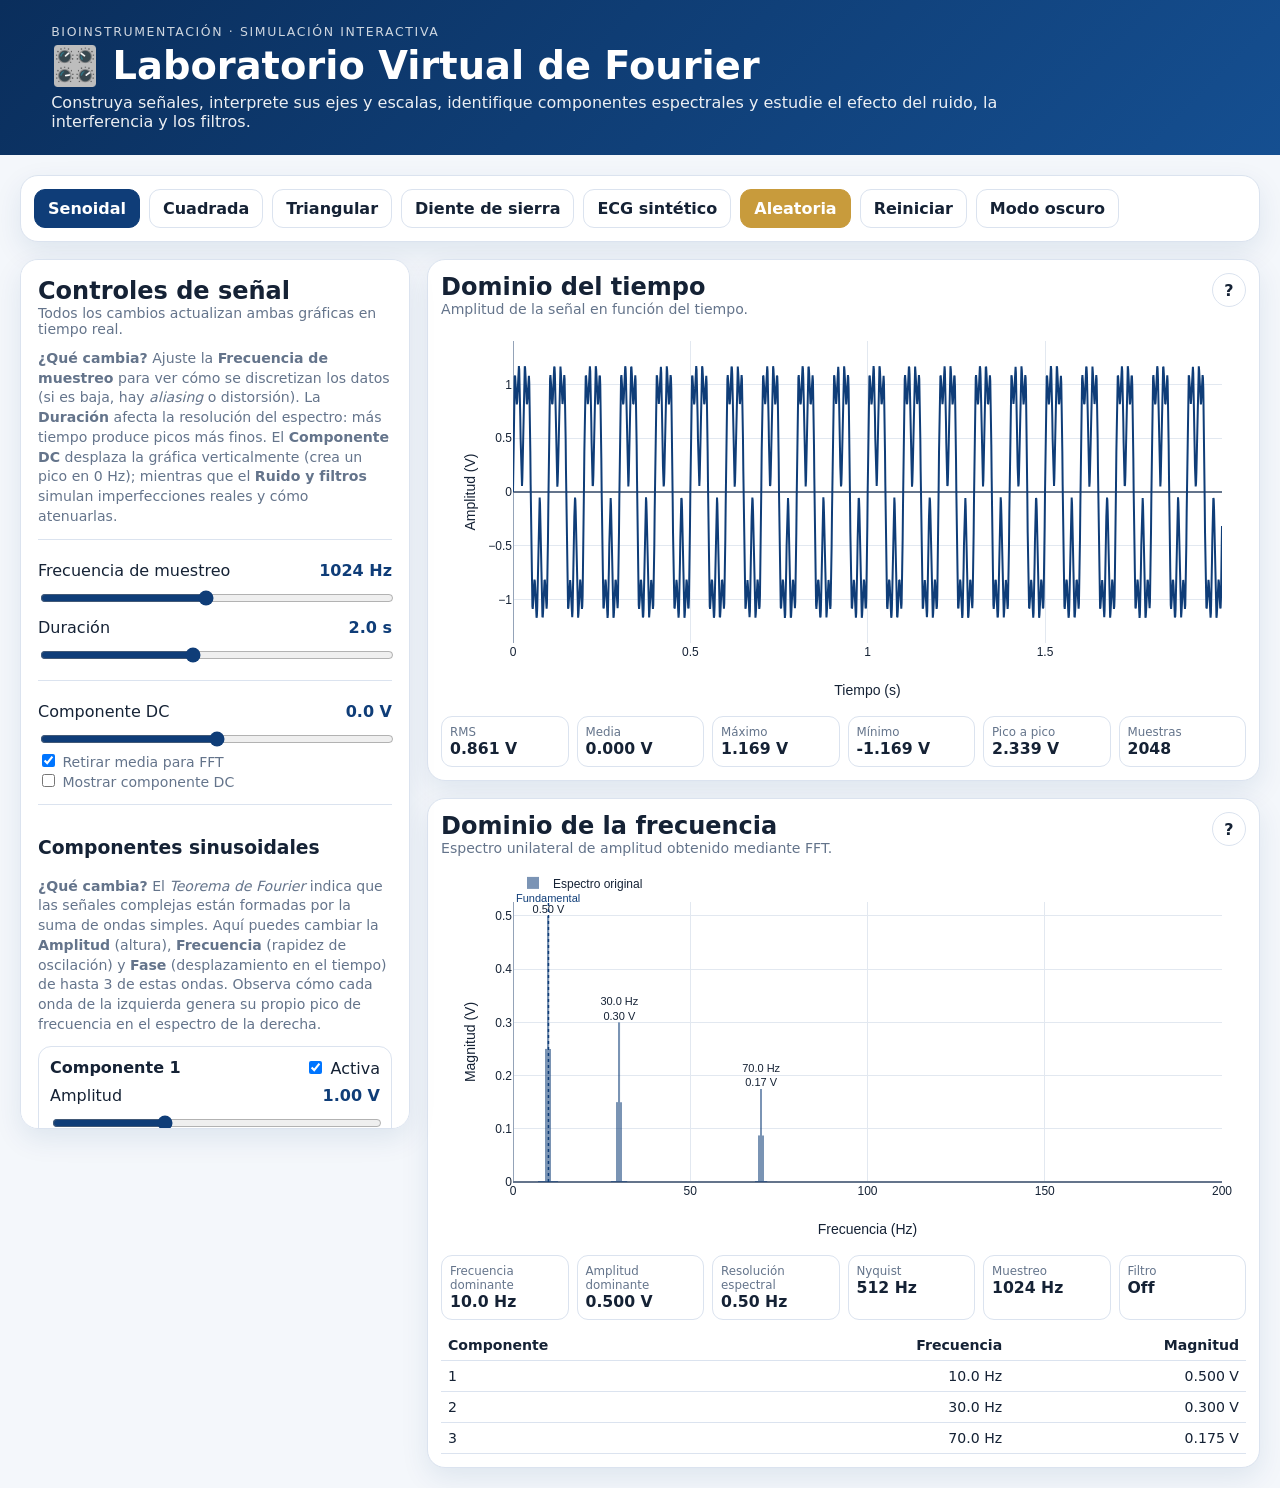
<file: public/simulador_fourier.html>
<!doctype html><html lang="es"><head><meta charset="utf-8"><meta name="viewport" content="width=device-width,initial-scale=1">
<title>Laboratorio Virtual de Fourier</title>
<script src="plotly.min.js"></script>
<style>
:root{--bg:#f4f7fb;--card:#fff;--ink:#152235;--muted:#64748b;--line:#dbe3ef;--p:#0f3d78;--s:#c89b3c;--a:#7c3aed;--ok:#16803c;--bad:#b42318;--shadow:0 10px 28px #0f3d7818}
[data-theme=dark]{--bg:#0f172a;--card:#111827;--ink:#f8fafc;--muted:#a7b0c0;--line:#334155;--p:#60a5fa;--s:#f4c96b;--a:#a78bfa;--shadow:0 12px 30px #0005}
*{box-sizing:border-box}body{margin:0;background:var(--bg);color:var(--ink);font-family:Inter,system-ui,Segoe UI,Arial,sans-serif}header{padding:24px clamp(18px,4vw,54px);background:linear-gradient(135deg,#0a2e5c,#154f91);color:#fff}header h1{margin:.25rem 0;font-size:clamp(1.8rem,3vw,2.8rem)}header p{margin:0;max-width:980px;opacity:.92}main{max-width:1500px;margin:auto;padding:20px}.toolbar,.panel{background:var(--card);border:1px solid var(--line);border-radius:18px;box-shadow:var(--shadow)}.toolbar{display:flex;gap:9px;flex-wrap:wrap;padding:13px;margin-bottom:17px}button,select,input{font:inherit}button{border:1px solid var(--line);background:var(--card);color:var(--ink);padding:9px 13px;border-radius:11px;cursor:pointer;font-weight:700}button.primary{background:var(--p);color:#fff;border-color:var(--p)}button.secondary{background:var(--s);color:#fff;border-color:var(--s)}.grid{display:grid;grid-template-columns:minmax(310px,390px) 1fr;gap:17px;align-items:start}.controls{padding:17px;position:sticky;top:15px;max-height:calc(100vh - 30px);overflow-y:auto;scrollbar-width:thin}.controls::-webkit-scrollbar{width:6px}.controls::-webkit-scrollbar-thumb{background:var(--line);border-radius:4px}.controls h2,.plot-head h2{margin:0}.sub,.small{color:var(--muted);font-size:.88rem}.section{border-top:1px solid var(--line);margin-top:13px;padding-top:13px}.row{display:grid;grid-template-columns:1fr auto;gap:8px;align-items:center;margin:8px 0}.value{color:var(--p);font-weight:800}input[type=range]{width:100%;accent-color:var(--p)}input[type=number],select{width:100%;padding:8px;border:1px solid var(--line);border-radius:9px;background:var(--card);color:var(--ink)}.comp{padding:11px;border:1px solid var(--line);border-radius:13px;margin:10px 0}.comp-head{display:flex;justify-content:space-between;gap:8px}.charts{display:grid;gap:17px}.plot-card{padding:13px}.plot-head{display:flex;justify-content:space-between;gap:10px}.help{width:34px;height:34px;padding:0;border-radius:50%}.helpbox{display:none;padding:10px;margin:8px 0;background:#e8f0fb;border-radius:10px;color:#475569;font-size:.88rem}[data-theme=dark] .helpbox{background:#1f2937;color:#cbd5e1}.plot{height:390px}.metrics{display:grid;grid-template-columns:repeat(6,minmax(0,1fr));gap:8px;margin-top:9px}.metric{padding:8px;border:1px solid var(--line);border-radius:11px}.metric span{display:block;color:var(--muted);font-size:.74rem}.metric strong{font-size:.98rem}.scale-grid{display:grid;grid-template-columns:1fr 1fr;gap:7px}.marker-list{display:grid;grid-template-columns:1fr 1fr;gap:7px}.table-wrap{overflow:auto;margin-top:10px}table{width:100%;border-collapse:collapse;font-size:.88rem}th,td{border-bottom:1px solid var(--line);padding:7px;text-align:right}th:first-child,td:first-child{text-align:left}.activity{padding:17px;margin-top:17px}.activity-grid{display:grid;grid-template-columns:1.2fr .8fr;gap:15px}.challenge{padding:13px;border:1px solid var(--line);border-radius:13px}.feedback{min-height:42px;margin-top:9px;font-weight:700}.ok{color:var(--ok)}.bad{color:var(--bad)}@media(max-width:1050px){.grid{grid-template-columns:1fr}.controls{position:static;max-height:none;overflow-y:visible}.metrics{grid-template-columns:repeat(3,1fr)}}@media(max-width:700px){main{padding:12px}.metrics{grid-template-columns:repeat(2,1fr)}.plot{height:330px}.activity-grid{grid-template-columns:1fr}}
</style></head><body>
<header><div style="font-size:.78rem;letter-spacing:.13em;text-transform:uppercase;opacity:.8">Bioinstrumentación · Simulación interactiva</div><h1>🎛️ Laboratorio Virtual de Fourier</h1><p>Construya señales, interprete sus ejes y escalas, identifique componentes espectrales y estudie el efecto del ruido, la interferencia y los filtros.</p></header>
<main>
<div class="toolbar"><button class="primary" id="pSine">Senoidal</button><button id="pSquare">Cuadrada</button><button id="pTriangle">Triangular</button><button id="pSaw">Diente de sierra</button><button id="pECG">ECG sintético</button><button class="secondary" id="random">Aleatoria</button><button id="reset">Reiniciar</button><button id="theme">Modo oscuro</button></div>
<div class="grid"><aside class="panel controls"><h2>Controles de señal</h2><div class="sub">Todos los cambios actualizan ambas gráficas en tiempo real.</div>
<p class="small" style="margin-top:12px;margin-bottom:2px;line-height:1.4;"><strong>¿Qué cambia?</strong> Ajuste la <b>Frecuencia de muestreo</b> para ver cómo se discretizan los datos (si es baja, hay <i>aliasing</i> o distorsión). La <b>Duración</b> afecta la resolución del espectro: más tiempo produce picos más finos. El <b>Componente DC</b> desplaza la gráfica verticalmente (crea un pico en 0 Hz); mientras que el <b>Ruido y filtros</b> simulan imperfecciones reales y cómo atenuarlas.</p>
<div class="section"><div class="row"><label>Frecuencia de muestreo</label><span id="fsV" class="value"></span></div><input id="fs" type="range" min="128" max="2048" step="128" value="1024"><div class="row"><label>Duración</label><span id="durV" class="value"></span></div><input id="dur" type="range" min=".5" max="4" step=".5" value="2"></div>
<div class="section"><div class="row"><label>Componente DC</label><span id="dcV" class="value"></span></div><input id="dc" type="range" min="-2" max="2" step=".1" value="0"><label class="small"><input id="removeMean" type="checkbox" checked> Retirar media para FFT</label><br><label class="small"><input id="showDC" type="checkbox"> Mostrar componente DC</label></div>
<div id="components" class="section"></div>
<div class="section"><div class="row"><label>Ruido blanco</label><span id="noiseV" class="value"></span></div><input id="noise" type="range" min="0" max="1.5" step=".05" value="0"><label><input id="mains" type="checkbox"> Interferencia de red</label><select id="mainsFreq"><option value="50">50 Hz</option><option value="60" selected>60 Hz</option></select></div>
<div class="section"><label><input id="filterOn" type="checkbox"> Aplicar filtro</label><select id="filterType"><option value="low">Pasa bajas</option><option value="high">Pasa altas</option><option value="notch">Notch 50/60 Hz</option></select><div class="row"><label>Frecuencia de corte</label><span id="cutV" class="value"></span></div><input id="cutoff" type="range" min="1" max="200" step="1" value="40"></div>
<div class="section"><h3>Escalas</h3><p class="small" style="margin-top:4px;margin-bottom:12px;line-height:1.4;"><strong>¿Qué cambia?</strong> Estos controles de <i>zoom</i> te permiten enfocar la vista. Cambiar las escalas a modo <b>Manual</b> te deja acercarte a partes específicas de la onda o el espectro. Limitar la <b>Frecuencia máxima visible</b> es muy útil para detallar las frecuencias más bajas y descartar el espacio vacío de la derecha.</p><label>Escala Y tiempo</label><select id="timeScale"><option value="auto">Automática</option><option value="manual">Manual</option></select><div class="scale-grid"><input id="timeYmin" type="number" value="-3" step=".1"><input id="timeYmax" type="number" value="3" step=".1"></div><label>Escala Y frecuencia</label><select id="freqScale"><option value="auto">Automática</option><option value="manual">Manual</option></select><div class="scale-grid"><input id="freqYmin" type="number" value="0" step=".1"><input id="freqYmax" type="number" value="1.5" step=".1"></div><label>Frecuencia máxima visible</label><select id="maxFreq"><option value="100">100 Hz</option><option value="200" selected>200 Hz</option><option value="500">500 Hz</option><option value="nyquist">Nyquist</option></select></div>
<div class="section" style="display:none"><h3>Marcadores educativos</h3><p class="small" style="margin-top:4px;margin-bottom:12px;line-height:1.4;"><strong>¿Qué cambia?</strong> Son guías de apoyo visual. La <b>Fundamental</b> señala la frecuencia dominante. Los <b>Armónicos</b> marcan múltiplos de esa frecuencia (útiles para analizar señales periódicas no senoidales). Activar la <b>Red 50/60 Hz</b> te muestra en qué frecuencias interfiere el ruido electromagnético clásico de los tomacorrientes.</p><div class="marker-list"><label><input id="peakLabels" type="checkbox" checked> Etiquetas de picos</label><label><input id="mFund" type="checkbox" checked> Fundamental</label><label><input id="mHarm" type="checkbox"> Armónicos</label><label><input id="mMains" type="checkbox"> Red 50/60 Hz</label><label><input id="mCut" type="checkbox"> Frecuencia de corte</label></div></div>

<div class="section activity" style="margin-top:13px;padding-top:13px">
  <h3 style="margin:0 0 8px;font-size:1rem;color:var(--p)">🧪 Misiones de aprendizaje</h3>
  <div class="challenge" style="padding:13px;border:1px solid var(--line);border-radius:13px;background:var(--card)">
    <div style="font-weight:800;color:var(--ink);margin-bottom:6px" id="missionT"></div>
    <div style="font-size:0.9rem;line-height:1.4" id="missionD"></div>
    <div style="display:grid;grid-template-columns:1fr auto;gap:8px;margin-top:12px">
      <button id="check" class="primary" style="width:100%">Verificar misión</button>
      <button id="next" class="secondary" title="Siguiente misión">▶</button>
    </div>
    <div id="feedback" style="min-height:42px;margin-top:9px;font-weight:700;font-size:0.85rem"></div>
  </div>
</div>
</aside>
<section class="charts"><article class="panel plot-card"><div class="plot-head"><div><h2>Dominio del tiempo</h2><div class="sub">Amplitud de la señal en función del tiempo.</div></div><button class="help" data-help="time">?</button></div><div id="helpTime" class="helpbox">Muestra cómo cambia la amplitud a lo largo del tiempo. Permite observar forma de onda, periodo, amplitud, offset, ruido y eventos transitorios.</div><div id="timePlot" class="plot" role="img" aria-label="Gráfica interactiva en el dominio del tiempo"></div><div class="metrics"><div class="metric"><span>RMS</span><strong id="rms">—</strong></div><div class="metric"><span>Media</span><strong id="mean">—</strong></div><div class="metric"><span>Máximo</span><strong id="max">—</strong></div><div class="metric"><span>Mínimo</span><strong id="min">—</strong></div><div class="metric"><span>Pico a pico</span><strong id="vpp">—</strong></div><div class="metric"><span>Muestras</span><strong id="samples">—</strong></div></div></article>
<article class="panel plot-card"><div class="plot-head"><div><h2>Dominio de la frecuencia</h2><div class="sub">Espectro unilateral de amplitud obtenido mediante FFT.</div></div><button class="help" data-help="freq">?</button></div><div id="helpFreq" class="helpbox">La posición de cada pico indica la frecuencia y su altura representa la magnitud de esa componente.</div><div id="freqPlot" class="plot" role="img" aria-label="Gráfica interactiva en el dominio de la frecuencia"></div><div class="metrics"><div class="metric"><span>Frecuencia dominante</span><strong id="domF">—</strong></div><div class="metric"><span>Amplitud dominante</span><strong id="domA">—</strong></div><div class="metric"><span>Resolución espectral</span><strong id="df">—</strong></div><div class="metric"><span>Nyquist</span><strong id="nyq">—</strong></div><div class="metric"><span>Muestreo</span><strong id="fsM">—</strong></div><div class="metric"><span>Filtro</span><strong id="filterState">Off</strong></div></div><div class="table-wrap"><table aria-label="Picos principales"><thead><tr><th>Componente</th><th>Frecuencia</th><th>Magnitud</th></tr></thead><tbody id="peakTable"></tbody></table></div></article></section></div>
</main>
<script>
const $=id=>document.getElementById(id),state={preset:'custom',comps:[{enabled:true,amp:1,freq:10,phase:0},{enabled:true,amp:.6,freq:30,phase:0},{enabled:true,amp:.35,freq:70,phase:0}]};
function build(){const h=$('components');h.innerHTML='<h3>Componentes sinusoidales</h3><p class="small" style="margin-top:4px;margin-bottom:12px;line-height:1.4;"><strong>¿Qué cambia?</strong> El <i>Teorema de Fourier</i> indica que las señales complejas están formadas por la suma de ondas simples. Aquí puedes cambiar la <b>Amplitud</b> (altura), <b>Frecuencia</b> (rapidez de oscilación) y <b>Fase</b> (desplazamiento en el tiempo) de hasta 3 de estas ondas. Observa cómo cada onda de la izquierda genera su propio pico de frecuencia en el espectro de la derecha.</p>';state.comps.forEach((c,i)=>{const d=document.createElement('div');d.className='comp';d.innerHTML=`<div class="comp-head"><strong>Componente ${i+1}</strong><label><input id="en${i}" type="checkbox" ${c.enabled?'checked':''}> Activa</label></div><div class="row"><label>Amplitud</label><span id="ampV${i}" class="value"></span></div><input id="amp${i}" type="range" min="0" max="3" step=".05" value="${c.amp}"><div class="row"><label>Frecuencia</label><span id="freqV${i}" class="value"></span></div><input id="freq${i}" type="range" min="1" max="200" step="1" value="${c.freq}"><div class="row"><label>Fase</label><span id="phaseV${i}" class="value"></span></div><input id="phase${i}" type="range" min="-180" max="180" step="5" value="${c.phase}">`;h.appendChild(d);['en','amp','freq','phase'].forEach(k=>$(k+i).addEventListener('input',()=>{c.enabled=$('en'+i).checked;c.amp=+$('amp'+i).value;c.freq=+$('freq'+i).value;c.phase=+$('phase'+i).value;state.preset='custom';update()}))})}
function nextPow2(n){let p=1;while(p<n)p<<=1;return p}function randn(){let u=0,v=0;while(!u)u=Math.random();while(!v)v=Math.random();return Math.sqrt(-2*Math.log(u))*Math.cos(2*Math.PI*v)}function ecg(t){const per=60/72,p=(t%per)/per,g=(m,s,a)=>a*Math.exp(-.5*((p-m)/s)**2);return g(.18,.025,.12)+g(.38,.012,-.18)+g(.40,.01,1.2)+g(.43,.015,-.35)+g(.68,.05,.32)}
function signal(){const fs=+$('fs').value,dur=+$('dur').value,n=Math.min(nextPow2(Math.round(fs*dur)),4096),t=new Array(n),x=new Float64Array(n);for(let i=0;i<n;i++){t[i]=i/fs;let y=+$('dc').value;state.comps.forEach(c=>{if(c.enabled)y+=c.amp*Math.sin(2*Math.PI*c.freq*t[i]+c.phase*Math.PI/180)});if(state.preset==='ecg')y+=ecg(t[i]);if($('mains').checked)y+=.25*Math.sin(2*Math.PI*(+$('mainsFreq').value)*t[i]);y+=(+$('noise').value)*randn();x[i]=y}return{fs,n,t,x}}
function fft(re,im){const n=re.length;for(let i=1,j=0;i<n;i++){let b=n>>1;for(;j&b;b>>=1)j^=b;j^=b;if(i<j){[re[i],re[j]]=[re[j],re[i]];[im[i],im[j]]=[im[j],im[i]]}}for(let len=2;len<=n;len<<=1){const a=-2*Math.PI/len,c=Math.cos(a),s=Math.sin(a);for(let i=0;i<n;i+=len){let wr=1,wi=0;for(let j=0;j<len/2;j++){const ur=re[i+j],ui=im[i+j],vr=re[i+j+len/2]*wr-im[i+j+len/2]*wi,vi=re[i+j+len/2]*wi+im[i+j+len/2]*wr;re[i+j]=ur+vr;im[i+j]=ui+vi;re[i+j+len/2]=ur-vr;im[i+j+len/2]=ui-vi;const nw=wr*c-wi*s;wi=wr*s+wi*c;wr=nw}}}}
function applyFilter(x,fs){if(!$('filterOn').checked)return Float64Array.from(x);const re=Float64Array.from(x),im=new Float64Array(x.length);fft(re,im);for(let k=0;k<x.length;k++){const f=(k<=x.length/2?k:x.length-k)*fs/x.length,type=$('filterType').value,fc=+$('cutoff').value;let keep=true;if(type==='low')keep=f<=fc;if(type==='high')keep=f>=fc;if(type==='notch')keep=Math.abs(f-(+$('mainsFreq').value))>2;if(!keep)re[k]=im[k]=0}for(let i=0;i<im.length;i++)im[i]*=-1;fft(re,im);const y=new Float64Array(x.length);for(let i=0;i<y.length;i++)y[i]=re[i]/x.length;return y}
function spectrum(x,fs){const n=x.length,re=new Float64Array(n),im=new Float64Array(n);let mean=0;for(const v of x)mean+=v;mean/=n;for(let i=0;i<n;i++){const w=.5-.5*Math.cos(2*Math.PI*i/(n-1));re[i]=(x[i]-($('removeMean').checked?mean:0))*w}fft(re,im);const f=[],m=[];for(let i=0;i<=n/2;i++){f.push(i*fs/n);let mag=2*Math.hypot(re[i],im[i])/n;if(i===0||i===n/2)mag/=2;m.push(mag)}if(!$('showDC').checked)m[0]=0;return{f,m}}
function peaks(sp,maxF){const a=[];for(let i=1;i<sp.m.length-1;i++)if(sp.f[i]<=maxF&&sp.m[i]>sp.m[i-1]&&sp.m[i]>=sp.m[i+1])a.push({f:sp.f[i],a:sp.m[i]});a.sort((x,y)=>y.a-x.a);const mx=a[0]?.a||0;return a.filter(p=>p.a>=.05*mx).slice(0,5)}function css(v){return getComputedStyle(document.documentElement).getPropertyValue(v).trim()}
function base(x,y){const dark=document.documentElement.dataset.theme==='dark';return{paper_bgcolor:'rgba(0,0,0,0)',plot_bgcolor:dark?'#111827':'#fff',font:{color:css('--ink')},margin:{l:72,r:24,t:24,b:64},hovermode:'closest',xaxis:{title:x,showgrid:true,gridcolor:dark?'#334155':'#e2e8f0',zeroline:true,zerolinecolor:dark?'#64748b':'#94a3b8',automargin:true},yaxis:{title:y,showgrid:true,gridcolor:dark?'#334155':'#e2e8f0',zeroline:true,zerolinecolor:dark?'#94a3b8':'#64748b',zerolinewidth:2,automargin:true},legend:{orientation:'h',y:1.12},uirevision:'keep'}}
function markerShapes(pk,maxF){const shapes=[],annotations=[],add=(x,text,color)=>{if(x<=maxF){shapes.push({type:'line',x0:x,x1:x,y0:0,y1:1,yref:'paper',line:{color,width:1.5,dash:'dot'}});annotations.push({x,y:1,yref:'paper',text,showarrow:false,yshift:12,font:{color,size:11}})}};if($('mFund').checked&&pk[0])add(pk[0].f,'Fundamental',css('--p'));if($('mHarm').checked&&pk[0])[2,3,4,5].forEach(k=>add(k*pk[0].f,`${k}f₀`,css('--a')));if($('mMains').checked)add(+$('mainsFreq').value,`Interferencia ${$('mainsFreq').value} Hz`,'#b42318');if($('mCut').checked)add(+$('cutoff').value,`fc = ${$('cutoff').value} Hz`,css('--s'));return{shapes,annotations}}
function update(){ $('fsV').textContent=$('fs').value+' Hz';$('durV').textContent=(+$('dur').value).toFixed(1)+' s';$('dcV').textContent=(+$('dc').value).toFixed(1)+' V';$('noiseV').textContent=(+$('noise').value).toFixed(2)+' V';$('cutV').textContent=$('cutoff').value+' Hz';state.comps.forEach((c,i)=>{$('ampV'+i).textContent=c.amp.toFixed(2)+' V';$('freqV'+i).textContent=c.freq+' Hz';$('phaseV'+i).textContent=c.phase+'°'});const s=signal(),yf=applyFilter(s.x,s.fs),sp0=spectrum(s.x,s.fs),sp1=spectrum(yf,s.fs),maxF=$('maxFreq').value==='nyquist'?s.fs/2:Math.min(+$('maxFreq').value,s.fs/2),pk=peaks(sp1,maxF);
const tt=[{x:s.t,y:Array.from(s.x),name:'Señal original',mode:'lines',line:{color:css('--p'),width:2},hovertemplate:'Tiempo: %{x:.3f} s<br>Amplitud: %{y:.3f} V<extra></extra>'}];if($('filterOn').checked)tt.push({x:s.t,y:Array.from(yf),name:'Señal filtrada',mode:'lines',line:{color:css('--s'),width:2,dash:'dash'},hovertemplate:'Tiempo: %{x:.3f} s<br>Amplitud: %{y:.3f} V<extra></extra>'});const lt=base('Tiempo (s)','Amplitud (V)');lt.xaxis.range=[0,s.t.at(-1)];const ymin=Math.min(...s.x,...yf),ymax=Math.max(...s.x,...yf),pad=.1*(ymax-ymin||1);lt.yaxis.range=$('timeScale').value==='manual'?[+$('timeYmin').value,+$('timeYmax').value]:[ymin-pad,ymax+pad];Plotly.react('timePlot',tt,lt,{responsive:true,displaylogo:false,toImageButtonOptions:{format:'png',filename:'dominio_tiempo'}});
let end=sp1.f.findIndex(v=>v>maxF);if(end<0)end=sp1.f.length;const ft=[{x:sp0.f.slice(0,end),y:sp0.m.slice(0,end),name:'Espectro original',type:'bar',marker:{color:css('--p')},opacity:.55,hovertemplate:'Frecuencia: %{x:.1f} Hz<br>Magnitud: %{y:.3f} V<extra></extra>'}];if($('filterOn').checked)ft.push({x:sp1.f.slice(0,end),y:sp1.m.slice(0,end),name:'Espectro filtrado',type:'bar',marker:{color:css('--s')},opacity:.78,hovertemplate:'Frecuencia: %{x:.1f} Hz<br>Magnitud: %{y:.3f} V<extra></extra>'});if($('peakLabels').checked&&pk.length)ft.push({x:pk.map(p=>p.f),y:pk.map(p=>p.a),mode:'text',type:'scatter',text:pk.map(p=>`${p.f.toFixed(1)} Hz<br>${p.a.toFixed(2)} V`),textposition:'top center',textfont:{color:css('--ink'),size:11},hoverinfo:'skip',showlegend:false});const lf=base('Frecuencia (Hz)','Magnitud (V)');lf.xaxis.range=[0,maxF];lf.barmode='overlay';Object.assign(lf,markerShapes(pk,maxF));if($('freqScale').value==='manual')lf.yaxis.range=[+$('freqYmin').value,+$('freqYmax').value];Plotly.react('freqPlot',ft,lf,{responsive:true,displaylogo:false,toImageButtonOptions:{format:'png',filename:'dominio_frecuencia'}});
const arr=Array.from(yf),mean=arr.reduce((a,b)=>a+b,0)/arr.length,rms=Math.sqrt(arr.reduce((a,b)=>a+b*b,0)/arr.length),mn=Math.min(...arr),mx=Math.max(...arr);$('rms').textContent=rms.toFixed(3)+' V';$('mean').textContent=mean.toFixed(3)+' V';$('max').textContent=mx.toFixed(3)+' V';$('min').textContent=mn.toFixed(3)+' V';$('vpp').textContent=(mx-mn).toFixed(3)+' V';$('samples').textContent=arr.length;$('domF').textContent=(pk[0]?.f||0).toFixed(1)+' Hz';$('domA').textContent=(pk[0]?.a||0).toFixed(3)+' V';$('df').textContent=(s.fs/s.n).toFixed(2)+' Hz';$('nyq').textContent=(s.fs/2).toFixed(0)+' Hz';$('fsM').textContent=s.fs+' Hz';$('filterState').textContent=$('filterOn').checked?'On':'Off';$('peakTable').innerHTML=pk.map((p,i)=>`<tr><td>${i+1}</td><td>${p.f.toFixed(1)} Hz</td><td>${p.a.toFixed(3)} V</td></tr>`).join('')||'<tr><td colspan="3">Sin picos significativos</td></tr>'}
function setComps(a){a.forEach((v,i)=>{Object.assign(state.comps[i],v);$('en'+i).checked=state.comps[i].enabled;$('amp'+i).value=state.comps[i].amp;$('freq'+i).value=state.comps[i].freq;$('phase'+i).value=state.comps[i].phase})}function preset(t){state.preset=t;$('noise').value=0;$('dc').value=0;$('mains').checked=false;$('filterOn').checked=false;if(t==='sine')setComps([{enabled:true,amp:1,freq:10,phase:0},{enabled:false,amp:0,freq:30,phase:0},{enabled:false,amp:0,freq:70,phase:0}]);if(t==='square')setComps([{enabled:true,amp:1,freq:10,phase:0},{enabled:true,amp:.333,freq:30,phase:0},{enabled:true,amp:.2,freq:50,phase:0}]);if(t==='triangle')setComps([{enabled:true,amp:1,freq:10,phase:0},{enabled:true,amp:.111,freq:30,phase:180},{enabled:true,amp:.04,freq:50,phase:0}]);if(t==='saw')setComps([{enabled:true,amp:1,freq:10,phase:0},{enabled:true,amp:.5,freq:20,phase:180},{enabled:true,amp:.333,freq:30,phase:0}]);if(t==='ecg')setComps([{enabled:false,amp:0,freq:10,phase:0},{enabled:false,amp:0,freq:30,phase:0},{enabled:false,amp:0,freq:70,phase:0}]);update()}
['fs','dur','dc','removeMean','showDC','noise','mains','mainsFreq','filterOn','filterType','cutoff','timeScale','timeYmin','timeYmax','freqScale','freqYmin','freqYmax','maxFreq','peakLabels','mFund','mHarm','mMains','mCut'].forEach(id=>$(id).addEventListener('input',update));$('pSine').onclick=()=>preset('sine');$('pSquare').onclick=()=>preset('square');$('pTriangle').onclick=()=>preset('triangle');$('pSaw').onclick=()=>preset('saw');$('pECG').onclick=()=>preset('ecg');$('reset').onclick=()=>{state.preset='custom';setComps([{enabled:true,amp:1,freq:10,phase:0},{enabled:true,amp:.6,freq:30,phase:0},{enabled:true,amp:.35,freq:70,phase:0}]);$('noise').value=0;$('dc').value=0;$('mains').checked=false;$('filterOn').checked=false;update()};$('random').onclick=()=>{state.preset='custom';setComps(state.comps.map(()=>({enabled:true,amp:+(.2+Math.random()*1.4).toFixed(2),freq:5+Math.floor(Math.random()*95),phase:-180+Math.floor(Math.random()*360)})));update()};$('theme').onclick=()=>{const d=document.documentElement.dataset.theme==='dark';document.documentElement.dataset.theme=d?'':'dark';$('theme').textContent=d?'Modo oscuro':'Modo claro';update()};document.querySelectorAll('.help').forEach(b=>b.onclick=()=>{const e=b.dataset.help==='time'?$('helpTime'):$('helpFreq');e.style.display=e.style.display==='block'?'none':'block'});build();update();

const fourierMissions = [
  ['Misión 1 — Teorema de Nyquist (Aliasing)','Genera una onda "Senoidal" pura (solo el Componente 1 a 100 Hz). Reduce el "Muestreo" al mínimo (128 Hz). ¿Qué frecuencia falsa aparece en el espectro?<br><br><span style="color:var(--s)">💡 <b>Sugerencia:</b> El teorema de Nyquist dice que debes muestrear a más del doble de la frecuencia real. ¡128 Hz no alcanza para medir 100 Hz, engañando a la máquina!</span>'],
  ['Misión 2 — Filtrar Interferencia (ECG)','Carga la señal "ECG sintético", añade "Interferencia de red". Luego, intenta borrar el ruido sin deformar el ECG.<br><br><span style="color:var(--s)">💡 <b>Sugerencia:</b> Activa el filtro "Notch 50/60 Hz" y revisa en el espectro de la derecha cómo el gran pico contaminante desaparece.</span>'],
  ['Misión 3 — Síntesis de Onda Cuadrada','Haz clic en el botón superior "Cuadrada". Analiza sus componentes en la tabla de la derecha: ¿Qué relación tienen sus frecuencias?<br><br><span style="color:var(--s)">💡 <b>Sugerencia:</b> Una onda cuadrada se crea sumando los armónicos IMPARES (10, 30, 50 Hz...) con amplitudes decrecientes.</span>'],
  ['Misión 4 — Resolución Espectral','Pon la onda "Cuadrada" y agrega Ruido blanco a 0.5 V. Sube la "Duración" a 4 segundos. ¿Qué le pasa a la base de los picos en el espectro?<br><br><span style="color:var(--s)">💡 <b>Sugerencia:</b> A mayor tiempo grabado (Duración), mayor es la "Resolución espectral". Verás que los picos se vuelven mucho más delgados y se asoman por encima del mar de ruido.</span>']
];
let currentFMission = 0;
function updateFMission(){
  $('missionT').textContent = fourierMissions[currentFMission][0];
  $('missionD').innerHTML = fourierMissions[currentFMission][1];
  $('feedback').textContent = '';
}
$('next').onclick = () => {
  currentFMission = (currentFMission + 1) % fourierMissions.length;
  updateFMission();
};
$('check').onclick = () => {
  const m = currentFMission;
  let ok = false;
  let failMsg = '';
  
  if (m === 0) {
    ok = $('fs').value == '128' && state.comps[0].freq == 100 && state.comps[0].enabled;
    failMsg = '❌ Aún no. <b>Paso a paso:</b><br>1. Apaga Comp 2 y 3.<br>2. Comp 1: Frec = 100 Hz.<br>3. Muestreo: Baja la barra al mínimo (128 Hz).';
  } else if (m === 1) {
    ok = state.preset === 'ecg' && $('mains').checked && $('filterOn').checked && $('filterType').value === 'notch';
    failMsg = '❌ Aún no. <b>Paso a paso:</b><br>1. Clic en "ECG sintético".<br>2. Activa "Interferencia de red".<br>3. Activa "Filtro" y elige "Notch".';
  } else if (m === 2) {
    ok = state.preset === 'square';
    failMsg = '❌ Aún no. <b>Paso a paso:</b><br>Simplemente presiona el botón "Cuadrada" en el menú superior e inspecciona la tabla de picos abajo a la derecha.';
  } else if (m === 3) {
    ok = state.preset === 'square' && +$('noise').value >= 0.5 && +$('dur').value >= 4;
    failMsg = '❌ Aún no. <b>Paso a paso:</b><br>1. Clic en "Cuadrada".<br>2. Ruido blanco: sube a 0.5 V.<br>3. Duración: sube la barra a 4 s.';
  }
  
  $('feedback').style.color = ok ? 'var(--ok)' : 'var(--bad)';
  $('feedback').innerHTML = ok ? '✅ <b>¡Misión superada!</b> Excelente trabajo analizando el espectro.' : failMsg;
};
updateFMission();

</script></body></html>
</file>
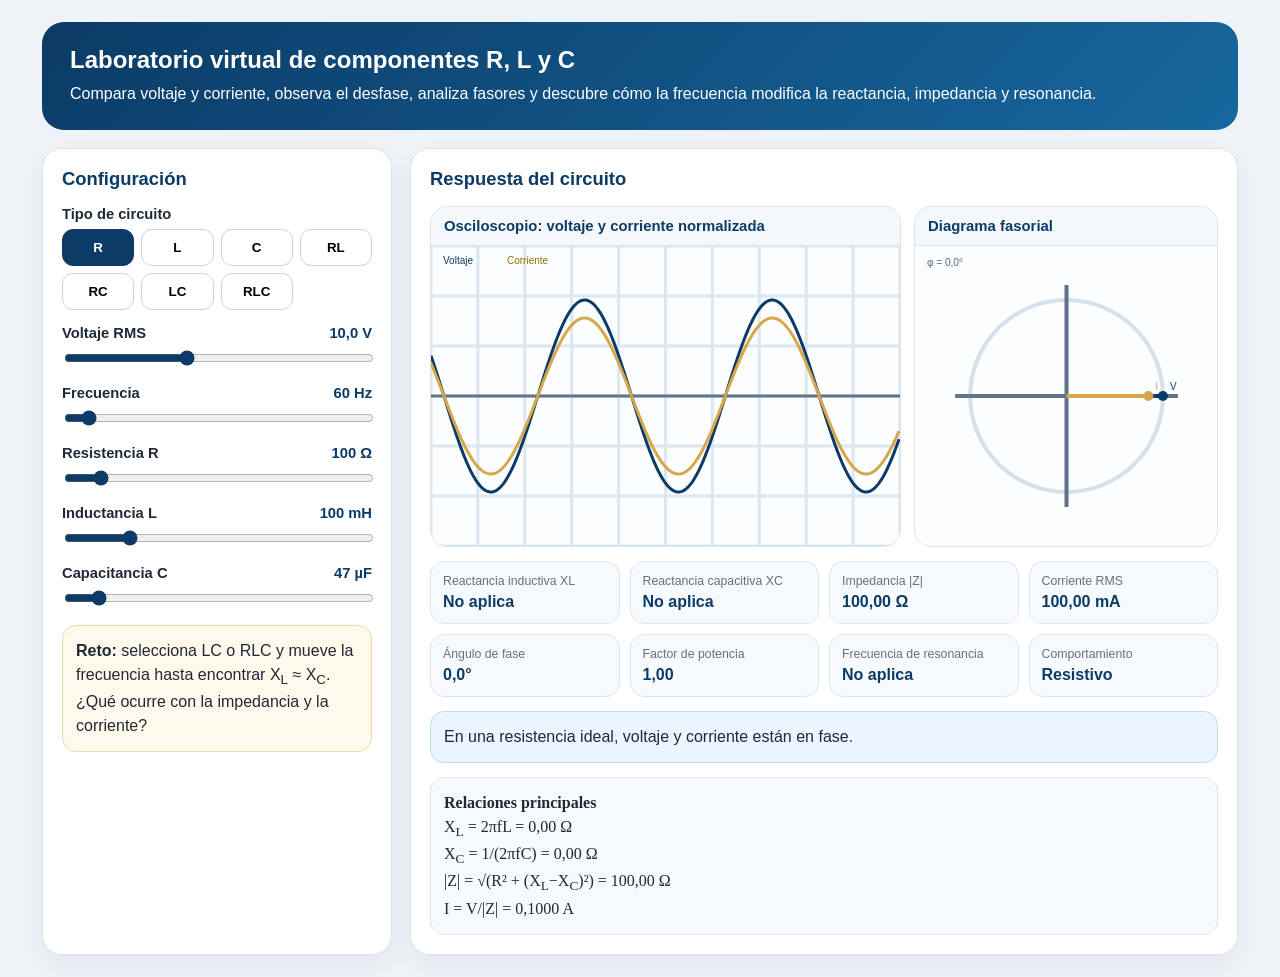
<file: public/simulador_laboratorio_rlc.html>
<!doctype html>
<html lang="es">
<head>
<meta charset="utf-8"><meta name="viewport" content="width=device-width,initial-scale=1">
<title>Laboratorio virtual RLC</title>
<style>
:root{--b:#0b3b66;--b2:#17679e;--g:#d6a84b;--i:#1f2937;--m:#667085}
*{box-sizing:border-box}body{margin:0;font-family:Segoe UI,Arial,sans-serif;background:#eef3f8;color:var(--i)}
.app{max-width:1240px;margin:auto;padding:22px}.hero{background:linear-gradient(135deg,var(--b),var(--b2));color:#fff;padding:24px 28px;border-radius:22px}.hero h1{margin:0 0 8px}.hero p{margin:0;line-height:1.5}
.grid{display:grid;grid-template-columns:350px 1fr;gap:18px;margin-top:18px}.panel{background:#fff;border:1px solid #dbe4ee;border-radius:20px;padding:19px;box-shadow:0 10px 25px #1f293710}
h2{margin:0 0 16px;color:var(--b);font-size:1.15rem}.control{margin-bottom:15px}label{display:flex;justify-content:space-between;font-weight:700;font-size:.92rem;margin-bottom:7px}.value{color:var(--b)}
input[type=range]{width:100%;accent-color:var(--b)}.modes{display:grid;grid-template-columns:repeat(4,1fr);gap:7px}.modes button{border:1px solid #c9d5e1;background:#fff;border-radius:11px;padding:10px 7px;font-weight:800;cursor:pointer}.modes button.active{background:var(--b);color:#fff;border-color:var(--b)}
.views{display:grid;grid-template-columns:1.55fr 1fr;gap:13px}.box{border:1px solid #d9e4ee;border-radius:17px;background:#fbfdff;overflow:hidden}.box h3{margin:0;padding:11px 13px;background:#f4f8fb;color:var(--b);font-size:.93rem;border-bottom:1px solid #d9e4ee}
canvas{width:100%;height:300px;display:block}.metrics{display:grid;grid-template-columns:repeat(4,1fr);gap:10px;margin-top:14px}.metric{background:#f7fafc;border:1px solid #dce6ef;border-radius:14px;padding:12px}.metric span{display:block;color:var(--m);font-size:.77rem;margin-bottom:5px}.metric strong{color:var(--b)}
.note,.eq,.challenge{margin-top:14px;border-radius:14px;padding:13px;line-height:1.5}.note{background:#eaf5ff;border:1px solid #bfdcf1}.eq{background:#f7fafc;border:1px solid #dce6ef;font-family:Georgia,serif}.challenge{background:#fff9eb;border:1px solid #eedaa5}
@media(max-width:970px){.grid{grid-template-columns:1fr}.views{grid-template-columns:1fr}.metrics{grid-template-columns:repeat(2,1fr)}}@media(max-width:520px){.app{padding:12px}.modes{grid-template-columns:repeat(2,1fr)}}
</style></head>
<body><main class="app">
<section class="hero"><h1>Laboratorio virtual de componentes R, L y C</h1><p>Compara voltaje y corriente, observa el desfase, analiza fasores y descubre cómo la frecuencia modifica la reactancia, impedancia y resonancia.</p></section>
<section class="grid"><aside class="panel"><h2>Configuración</h2>
<div class="control"><label>Tipo de circuito</label><div class="modes">
<button data-m="R" class="active">R</button><button data-m="L">L</button><button data-m="C">C</button><button data-m="RL">RL</button>
<button data-m="RC">RC</button><button data-m="LC">LC</button><button data-m="RLC">RLC</button></div></div>
<div class="control"><label>Voltaje RMS <span class="value" id="vv">10,0 V</span></label><input id="v" type="range" min="1" max="24" step=".5" value="10"></div>
<div class="control"><label>Frecuencia <span class="value" id="fv">60 Hz</span></label><input id="f" type="range" min="1" max="1000" step="1" value="60"></div>
<div class="control"><label>Resistencia R <span class="value" id="rv">100 Ω</span></label><input id="r" type="range" min="1" max="1000" step="1" value="100"></div>
<div class="control"><label>Inductancia L <span class="value" id="lv">100 mH</span></label><input id="l" type="range" min="1" max="500" step="1" value="100"></div>
<div class="control"><label>Capacitancia C <span class="value" id="cvv">47 µF</span></label><input id="c" type="range" min="1" max="500" step="1" value="47"></div>
<div class="challenge"><b>Reto:</b> selecciona LC o RLC y mueve la frecuencia hasta encontrar X<sub>L</sub> ≈ X<sub>C</sub>. ¿Qué ocurre con la impedancia y la corriente?</div>
</aside>
<section class="panel"><h2>Respuesta del circuito</h2>
<div class="views"><div class="box"><h3>Osciloscopio: voltaje y corriente normalizada</h3><canvas id="scope"></canvas></div><div class="box"><h3>Diagrama fasorial</h3><canvas id="phasor"></canvas></div></div>
<div class="metrics">
<div class="metric"><span>Reactancia inductiva XL</span><strong id="xl"></strong></div><div class="metric"><span>Reactancia capacitiva XC</span><strong id="xc"></strong></div>
<div class="metric"><span>Impedancia |Z|</span><strong id="z"></strong></div><div class="metric"><span>Corriente RMS</span><strong id="i"></strong></div>
<div class="metric"><span>Ángulo de fase</span><strong id="phi"></strong></div><div class="metric"><span>Factor de potencia</span><strong id="pf"></strong></div>
<div class="metric"><span>Frecuencia de resonancia</span><strong id="f0"></strong></div><div class="metric"><span>Comportamiento</span><strong id="beh"></strong></div>
</div><div class="note" id="note"></div><div class="eq" id="eq"></div></section></section></main>
<script>
const $=x=>document.getElementById(x);let mode='R',t=0,last=performance.now();const fmt=(n,d=2)=>Number(n).toLocaleString('es-CO',{minimumFractionDigits:d,maximumFractionDigits:d});
document.querySelectorAll('[data-m]').forEach(b=>b.onclick=()=>{mode=b.dataset.m;document.querySelectorAll('[data-m]').forEach(q=>q.classList.toggle('active',q===b));update()});
['v','f','r','l','c'].forEach(k=>$(k).oninput=update);const s=$('scope'),p=$('phasor'),sx=s.getContext('2d'),px=p.getContext('2d');
function size(cv,x){let r=cv.getBoundingClientRect(),d=devicePixelRatio||1;cv.width=r.width*d;cv.height=r.height*d;x.setTransform(d,0,0,d,0,0)}function sizes(){size(s,sx);size(p,px)}addEventListener('resize',sizes);sizes();
function P(){let V=+$('v').value,f=+$('f').value,R=+$('r').value,L=+$('l').value/1000,C=+$('c').value/1e6,w=2*Math.PI*f,uR=mode.includes('R'),uL=mode.includes('L'),uC=mode.includes('C'),Rv=uR?R:0,XL=uL?w*L:0,XC=uC?1/(w*C):0,X=XL-XC,Z=Math.hypot(Rv,X),I=Z>1e-9?V/Z:Infinity,phi=Math.atan2(X,Rv||0),pf=Math.cos(phi),f0=uL&&uC?1/(2*Math.PI*Math.sqrt(L*C)):null;return{V,f,R,L,C,w,uR,uL,uC,Rv,XL,XC,X,Z,I,phi,pf,f0}}
function ohm(n){return n>=1000?fmt(n/1000)+' kΩ':fmt(n)+' Ω'}
function update(){let q=P();$('vv').textContent=fmt(q.V,1)+' V';$('fv').textContent=fmt(q.f,0)+' Hz';$('rv').textContent=fmt(q.R,0)+' Ω';$('lv').textContent=fmt(q.L*1000,0)+' mH';$('cvv').textContent=fmt(q.C*1e6,0)+' µF';
$('xl').textContent=q.uL?ohm(q.XL):'No aplica';$('xc').textContent=q.uC?ohm(q.XC):'No aplica';$('z').textContent=ohm(q.Z);$('i').textContent=isFinite(q.I)?(q.I<1?fmt(q.I*1000)+' mA':fmt(q.I)+' A'):'Muy alta';
$('phi').textContent=fmt(q.phi*180/Math.PI,1)+'°';$('pf').textContent=fmt(Math.abs(q.pf));$('f0').textContent=q.f0?fmt(q.f0)+' Hz':'No aplica';let b=Math.abs(q.phi)<.03?'Resistivo':q.phi>0?'Inductivo':'Capacitivo';$('beh').textContent=b;
let n=mode==='R'?'En una resistencia ideal, voltaje y corriente están en fase.':mode==='L'?'En un inductor ideal, la corriente se atrasa 90° respecto al voltaje. XL aumenta con la frecuencia.':mode==='C'?'En un capacitor ideal, la corriente se adelanta 90° respecto al voltaje. XC disminuye con la frecuencia.':'En circuitos combinados, el desfase depende del balance entre XL y XC. En resonancia sus efectos se compensan.';
if(q.f0&&Math.abs(q.f-q.f0)/q.f0<.03)n+=' Estás muy cerca de la resonancia.';$('note').textContent=n;
$('eq').innerHTML='<b>Relaciones principales</b><br>X<sub>L</sub> = 2πfL = '+fmt(q.XL)+' Ω<br>X<sub>C</sub> = 1/(2πfC) = '+fmt(q.XC)+' Ω<br>|Z| = √(R² + (X<sub>L</sub>−X<sub>C</sub>)²) = '+fmt(q.Z)+' Ω<br>I = V/|Z| = '+(isFinite(q.I)?fmt(q.I,4)+' A':'muy alta')}
function axes(x,w,h){x.clearRect(0,0,w,h);x.fillStyle='#fbfdff';x.fillRect(0,0,w,h);x.strokeStyle='#dce7f0';for(let i=0;i<=10;i++){let a=i*w/10;x.beginPath();x.moveTo(a,0);x.lineTo(a,h);x.stroke()}for(let i=0;i<=6;i++){let a=i*h/6;x.beginPath();x.moveTo(0,a);x.lineTo(w,a);x.stroke()}x.strokeStyle='#60758b';x.beginPath();x.moveTo(0,h/2);x.lineTo(w,h/2);x.stroke()}
function draw(){let now=performance.now(),dt=(now-last)/1000;last=now;t+=dt;let q=P(),w=s.clientWidth,h=s.clientHeight;axes(sx,w,h);
sx.lineWidth=3;sx.strokeStyle='#0b3b66';sx.beginPath();for(let a=0;a<w;a++){let ang=2*Math.PI*2.5*a/w+t*2,y=h/2-Math.sin(ang)*h*.32;a?sx.lineTo(a,y):sx.moveTo(a,y)}sx.stroke();
sx.strokeStyle='#d6a84b';sx.beginPath();for(let a=0;a<w;a++){let ang=2*Math.PI*2.5*a/w+t*2-q.phi,y=h/2-Math.sin(ang)*h*.26;a?sx.lineTo(a,y):sx.moveTo(a,y)}sx.stroke();sx.fillStyle='#0b3b66';sx.fillText('Voltaje',12,18);sx.fillStyle='#9a6e00';sx.fillText('Corriente',76,18);
let pw=p.clientWidth,hh=p.clientHeight,cx=pw/2,cy=hh/2,R=Math.min(pw,hh)*.32;px.clearRect(0,0,pw,hh);px.fillStyle='#fbfdff';px.fillRect(0,0,pw,hh);px.strokeStyle='#d5e0ea';px.beginPath();px.arc(cx,cy,R,0,Math.PI*2);px.stroke();px.strokeStyle='#60758b';px.beginPath();px.moveTo(cx-R-15,cy);px.lineTo(cx+R+15,cy);px.moveTo(cx,cy-R-15);px.lineTo(cx,cy+R+15);px.stroke();
function ar(ang,len,col,lab){px.strokeStyle=col;px.fillStyle=col;px.lineWidth=4;px.beginPath();px.moveTo(cx,cy);px.lineTo(cx+len*Math.cos(ang),cy-len*Math.sin(ang));px.stroke();let ex=cx+len*Math.cos(ang),ey=cy-len*Math.sin(ang);px.beginPath();px.arc(ex,ey,5,0,7);px.fill();px.fillText(lab,ex+7,ey-6)}
ar(0,R,'#0b3b66','V');ar(-q.phi,R*.85,'#d6a84b','I');px.fillStyle='#526375';px.fillText('φ = '+fmt(q.phi*180/Math.PI,1)+'°',12,20);requestAnimationFrame(draw)}
update();draw();
</script></body></html>
</file>
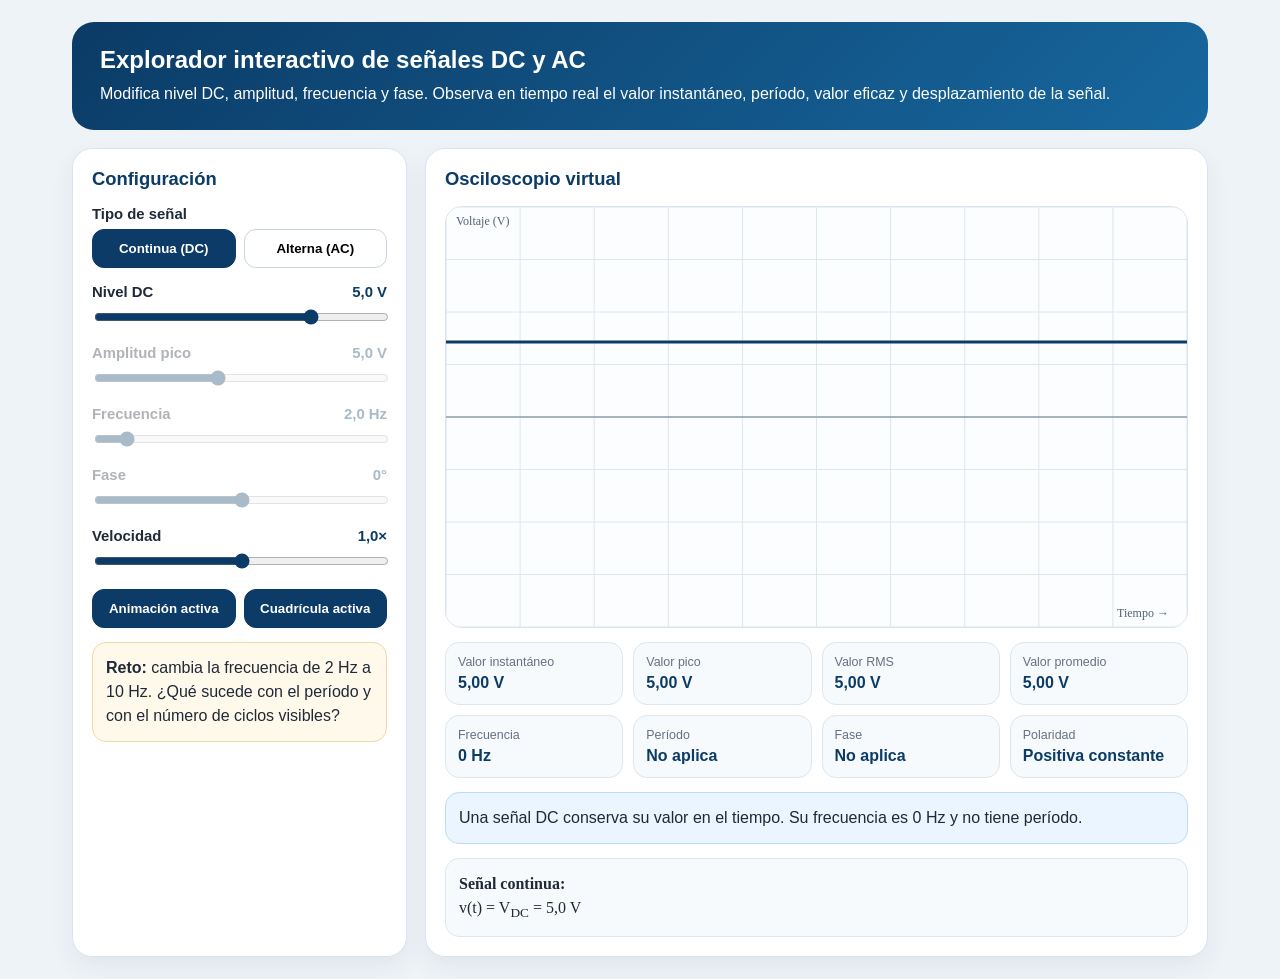
<file: public/simulador_senales_dc_ac.html>
<!doctype html>
<html lang="es">
<head>
<meta charset="utf-8"><meta name="viewport" content="width=device-width,initial-scale=1">
<title>Explorador de señales DC y AC</title>
<style>
:root{--b:#0b3b66;--b2:#17679e;--g:#d6a84b;--i:#1f2937;--m:#667085}
*{box-sizing:border-box}body{margin:0;font-family:Segoe UI,Arial,sans-serif;background:#eef3f8;color:var(--i)}
.app{max-width:1180px;margin:auto;padding:22px}.hero{background:linear-gradient(135deg,var(--b),var(--b2));color:#fff;padding:24px 28px;border-radius:22px}
.hero h1{margin:0 0 8px}.hero p{margin:0;line-height:1.5}.grid{display:grid;grid-template-columns:335px 1fr;gap:18px;margin-top:18px}
.panel{background:#fff;border:1px solid #dbe4ee;border-radius:20px;padding:19px;box-shadow:0 10px 25px #1f293710}
h2{margin:0 0 16px;color:var(--b);font-size:1.15rem}.control{margin-bottom:16px}label{display:flex;justify-content:space-between;font-weight:700;font-size:.93rem;margin-bottom:7px}
.value{color:var(--b)}input[type=range]{width:100%;accent-color:var(--b)}.seg,.row{display:grid;grid-template-columns:1fr 1fr;gap:8px}
button{border:1px solid #c9d5e1;background:#fff;padding:11px;border-radius:12px;font-weight:800;cursor:pointer}.active{background:var(--b);color:#fff;border-color:var(--b)}
.plot{border:1px solid #d9e4ee;border-radius:17px;overflow:hidden;background:#fbfdff}canvas{width:100%;height:420px;display:block}
.metrics{display:grid;grid-template-columns:repeat(4,1fr);gap:10px;margin-top:14px}.metric{background:#f7fafc;border:1px solid #dce6ef;border-radius:14px;padding:12px}
.metric span{display:block;color:var(--m);font-size:.78rem;margin-bottom:5px}.metric strong{color:var(--b)}
.note,.eq,.challenge{margin-top:14px;border-radius:14px;padding:13px;line-height:1.5}.note{background:#eaf5ff;border:1px solid #bfdcf1}.eq{background:#f7fafc;border:1px solid #dce6ef;font-family:Georgia,serif}
.challenge{background:#fff9eb;border:1px solid #eedaa5}@media(max-width:900px){.grid{grid-template-columns:1fr}.metrics{grid-template-columns:repeat(2,1fr)}}@media(max-width:520px){.app{padding:12px}}
</style></head>
<body><main class="app">
<section class="hero"><h1>Explorador interactivo de señales DC y AC</h1><p>Modifica nivel DC, amplitud, frecuencia y fase. Observa en tiempo real el valor instantáneo, período, valor eficaz y desplazamiento de la señal.</p></section>
<section class="grid"><aside class="panel"><h2>Configuración</h2>
<div class="control"><label>Tipo de señal</label><div class="seg"><button id="dc" class="active">Continua (DC)</button><button id="ac">Alterna (AC)</button></div></div>
<div class="control"><label>Nivel DC <span class="value" id="ov">5,0 V</span></label><input id="o" type="range" min="-10" max="10" step=".1" value="5"></div>
<div class="control acx"><label>Amplitud pico <span class="value" id="av">5,0 V</span></label><input id="a" type="range" min="0" max="12" step=".1" value="5"></div>
<div class="control acx"><label>Frecuencia <span class="value" id="fv">2,0 Hz</span></label><input id="f" type="range" min=".2" max="20" step=".1" value="2"></div>
<div class="control acx"><label>Fase <span class="value" id="pv">0°</span></label><input id="p" type="range" min="-180" max="180" step="5" value="0"></div>
<div class="control"><label>Velocidad <span class="value" id="sv">1,0×</span></label><input id="s" type="range" min="0" max="2" step=".1" value="1"></div>
<div class="row"><button id="run" class="active">Animación activa</button><button id="grid" class="active">Cuadrícula activa</button></div>
<div class="challenge"><b>Reto:</b> cambia la frecuencia de 2 Hz a 10 Hz. ¿Qué sucede con el período y con el número de ciclos visibles?</div>
</aside>
<section class="panel"><h2>Osciloscopio virtual</h2><div class="plot"><canvas id="cv"></canvas></div>
<div class="metrics">
<div class="metric"><span>Valor instantáneo</span><strong id="inst"></strong></div><div class="metric"><span>Valor pico</span><strong id="peak"></strong></div>
<div class="metric"><span>Valor RMS</span><strong id="rms"></strong></div><div class="metric"><span>Valor promedio</span><strong id="avg"></strong></div>
<div class="metric"><span>Frecuencia</span><strong id="fo"></strong></div><div class="metric"><span>Período</span><strong id="per"></strong></div>
<div class="metric"><span>Fase</span><strong id="po"></strong></div><div class="metric"><span>Polaridad</span><strong id="pol"></strong></div>
</div><div class="note" id="note"></div><div class="eq" id="eq"></div></section></section></main>
<script>
const $=x=>document.getElementById(x),cv=$('cv'),x=cv.getContext('2d');let mode='dc',go=1,gr=1,t=0,last=performance.now();
const fmt=(n,d=2)=>Number(n).toLocaleString('es-CO',{minimumFractionDigits:d,maximumFractionDigits:d});
function size(){let r=cv.getBoundingClientRect(),q=devicePixelRatio||1;cv.width=r.width*q;cv.height=r.height*q;x.setTransform(q,0,0,q,0,0)}addEventListener('resize',size);size();
function v(){return{o:+$('o').value,a:+$('a').value,f:+$('f').value,p:+$('p').value*Math.PI/180,s:+$('s').value}}
['o','a','f','p','s'].forEach(k=>$(k).oninput=labels);
$('dc').onclick=()=>set('dc');$('ac').onclick=()=>set('ac');$('run').onclick=()=>{go=!go;$('run').textContent=go?'Animación activa':'Animación pausada';$('run').classList.toggle('active',go)}
$('grid').onclick=()=>{gr=!gr;$('grid').textContent=gr?'Cuadrícula activa':'Cuadrícula oculta';$('grid').classList.toggle('active',gr)}
function set(m){mode=m;$('dc').classList.toggle('active',m==='dc');$('ac').classList.toggle('active',m==='ac');document.querySelectorAll('.acx').forEach(e=>e.style.opacity=m==='ac'?1:.35);labels()}
function labels(){let z=v();$('ov').textContent=fmt(z.o,1)+' V';$('av').textContent=fmt(z.a,1)+' V';$('fv').textContent=fmt(z.f,1)+' Hz';$('pv').textContent=fmt(+$('p').value,0)+'°';$('sv').textContent=fmt(z.s,1)+'×';text()}
function text(){let z=v(),ins,pk,rms,av,f,T,pol;if(mode==='dc'){ins=z.o;pk=Math.abs(z.o);rms=pk;av=z.o;f=0;T=null;pol=z.o>0?'Positiva constante':z.o<0?'Negativa constante':'Cero';$('note').textContent='Una señal DC conserva su valor en el tiempo. Su frecuencia es 0 Hz y no tiene período.';$('eq').innerHTML='<b>Señal continua:</b><br>v(t) = V<sub>DC</sub> = '+fmt(z.o,1)+' V'}
else{ins=z.o+z.a*Math.sin(2*Math.PI*z.f*t+z.p);pk=Math.abs(z.o)+z.a;rms=Math.sqrt(z.o*z.o+z.a*z.a/2);av=z.o;f=z.f;T=1/z.f;pol=(z.o-z.a<0&&z.o+z.a>0)?'Alternante bipolar':'AC con offset';$('note').textContent='La frecuencia indica ciclos por segundo; el período es la duración de un ciclo. La fase desplaza horizontalmente la onda.';$('eq').innerHTML='<b>Señal senoidal:</b><br>v(t) = '+fmt(z.o,1)+' + '+fmt(z.a,1)+'·sen(2π·'+fmt(z.f,1)+'·t + '+fmt(+$('p').value,0)+'°) V'}
$('inst').textContent=fmt(ins)+' V';$('peak').textContent=fmt(pk)+' V';$('rms').textContent=fmt(rms)+' V';$('avg').textContent=fmt(av)+' V';$('fo').textContent=f?fmt(f,1)+' Hz':'0 Hz';$('per').textContent=T?(T<1?fmt(T*1000)+' ms':fmt(T)+' s'):'No aplica';$('po').textContent=mode==='ac'?fmt(+$('p').value,0)+'°':'No aplica';$('pol').textContent=pol}
function draw(){let now=performance.now(),dt=(now-last)/1000;last=now;if(go)t+=dt*v().s;let w=cv.clientWidth,h=cv.clientHeight,z=v(),ym=q=>h-(q+14)/28*h;x.clearRect(0,0,w,h);x.fillStyle='#fbfdff';x.fillRect(0,0,w,h);
if(gr){x.strokeStyle='#dce7f0';for(let i=0;i<=10;i++){let q=i*w/10;x.beginPath();x.moveTo(q,0);x.lineTo(q,h);x.stroke()}for(let i=0;i<=8;i++){let q=i*h/8;x.beginPath();x.moveTo(0,q);x.lineTo(w,q);x.stroke()}}
x.strokeStyle='#60758b';x.beginPath();x.moveTo(0,ym(0));x.lineTo(w,ym(0));x.stroke();x.fillStyle='#526375';x.font='12px Segoe UI';x.fillText('Voltaje (V)',10,18);x.fillText('Tiempo →',w-70,h-10);
x.strokeStyle='#0b3b66';x.lineWidth=3;x.beginPath();let win=mode==='ac'?Math.max(.6,5/z.f):5;for(let q=0;q<=w;q++){let tt=t-win+q/w*win,y=mode==='dc'?z.o:z.o+z.a*Math.sin(2*Math.PI*z.f*tt+z.p);q?x.lineTo(q,ym(y)):x.moveTo(q,ym(y))}x.stroke();text();requestAnimationFrame(draw)}
set('dc');draw();
</script></body></html>
</file>
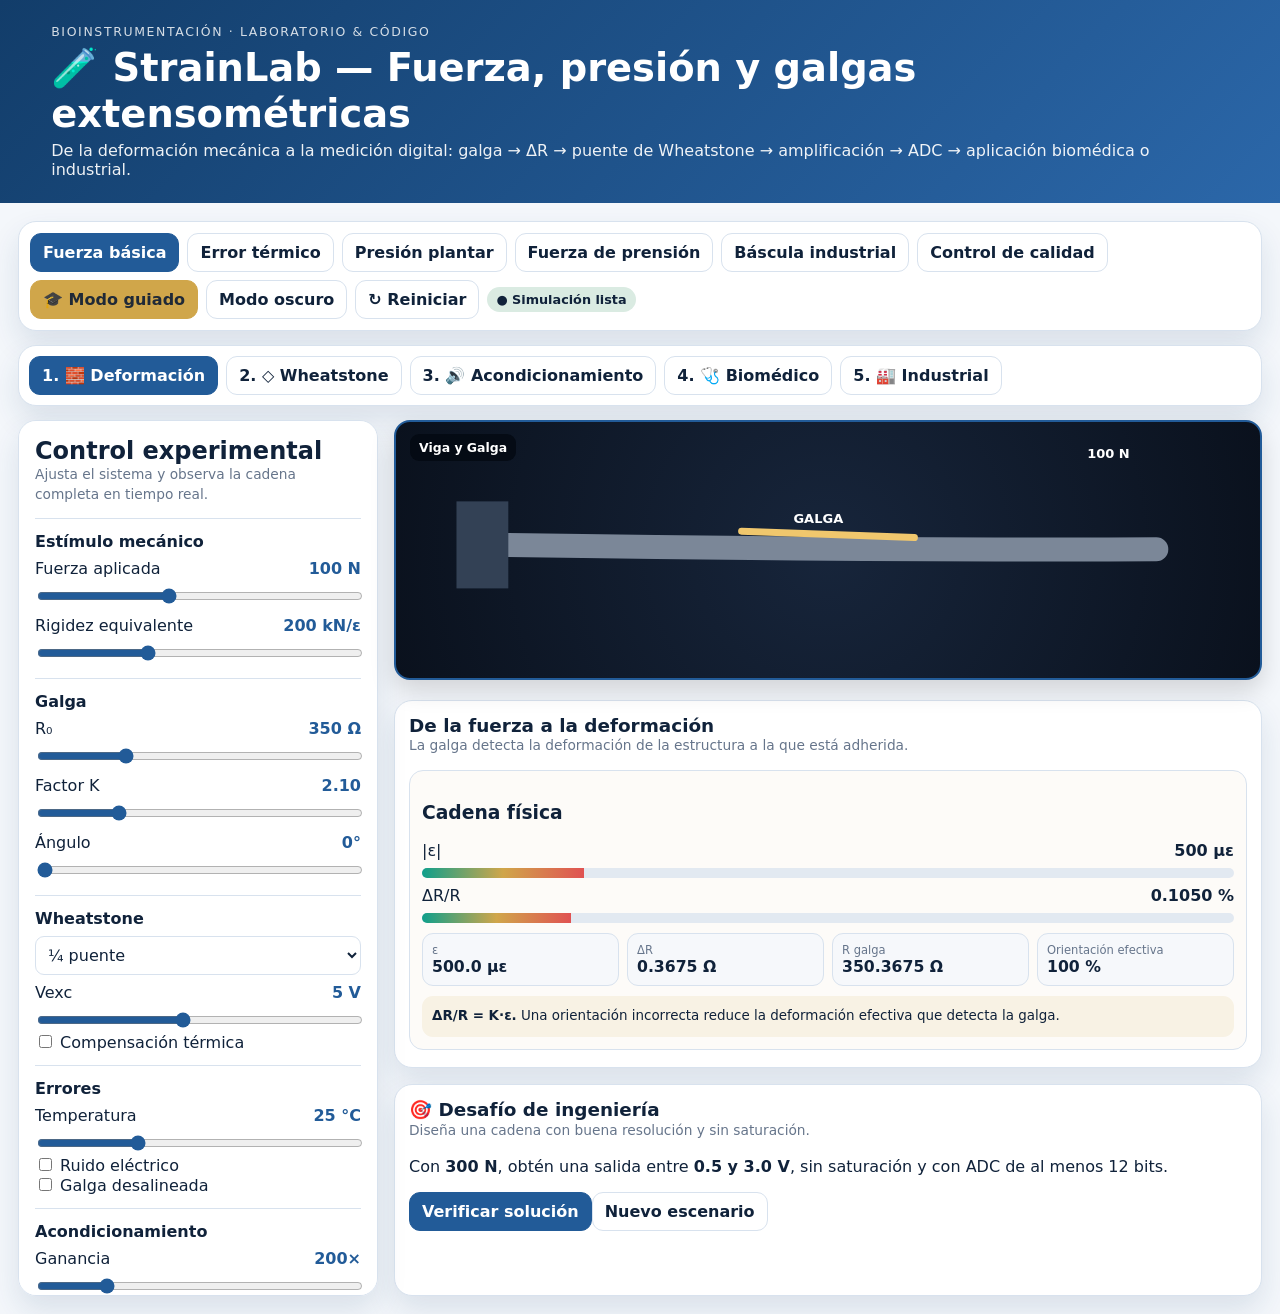
<file: public/strainlab_fuerza_presion.html>
<!DOCTYPE html><html lang="es"><head><meta charset="UTF-8"><meta name="viewport" content="width=device-width,initial-scale=1"><title>StrainLab — Fuerza y presión</title><style>
:root{--bg:#f4f7fb;--card:#fff;--ink:#10223a;--muted:#66758b;--line:#d8e2ee;--blue:#225b98;--gold:#d0a64a;--ok:#16854a;--warn:#b7791f;--bad:#b42318;--shadow:0 14px 30px rgba(27,67,110,.12)}[data-theme=dark]{--bg:#0c1423;--card:#111d2f;--ink:#f5f8fc;--muted:#aab7c9;--line:#31415b;--blue:#69aaf6;--gold:#f0c76d;--ok:#4ade80;--warn:#fbbf24;--bad:#fb7185;--shadow:0 14px 30px rgba(0,0,0,.3)}*{box-sizing:border-box}body{margin:0;background:var(--bg);color:var(--ink);font-family:Inter,system-ui,Segoe UI,Arial,sans-serif}header{background:linear-gradient(135deg,#123d6a,#2b67a9);color:white;padding:24px clamp(18px,4vw,58px)}header h1{margin:.35rem 0;font-size:clamp(1.8rem,3vw,2.8rem)}header p{max-width:1150px;margin:0;opacity:.93}main{max-width:1650px;margin:auto;padding:18px}.panel,.toolbar{background:var(--card);border:1px solid var(--line);border-radius:18px;box-shadow:var(--shadow)}.toolbar{display:flex;gap:8px;flex-wrap:wrap;align-items:center;padding:11px;margin-bottom:14px}button,input,select{font:inherit}button{border:1px solid var(--line);background:var(--card);color:var(--ink);border-radius:11px;padding:9px 12px;font-weight:750;cursor:pointer}button:hover{transform:translateY(-1px)}button.primary,button.active{background:var(--blue);border-color:var(--blue);color:#fff}button.gold{background:var(--gold);border-color:var(--gold);color:#1f2937}.status{padding:5px 9px;border-radius:999px;background:color-mix(in srgb,var(--card) 84%,var(--ok) 16%);font-size:.8rem;font-weight:800}.modebar{display:flex;gap:8px;padding:10px;margin-bottom:14px;overflow:auto}.modebar button{white-space:nowrap}.layout{display:grid;grid-template-columns:minmax(280px,360px) 1fr;gap:16px}.sidebar{padding:16px;position:sticky;top:12px;max-height:calc(100vh - 24px);overflow:auto}.sidebar h2,.card h2{margin:0}.sub{font-size:.86rem;color:var(--muted);line-height:1.45}.section{border-top:1px solid var(--line);padding-top:13px;margin-top:13px}.section h3{margin:0 0 8px;font-size:1rem}.row{display:grid;grid-template-columns:1fr auto;gap:8px;align-items:center;margin:8px 0}.value{font-weight:800;color:var(--blue);font-variant-numeric:tabular-nums}input[type=range]{width:100%;accent-color:var(--blue)}input[type=checkbox]{accent-color:var(--blue)}select{width:100%;padding:8px;border:1px solid var(--line);border-radius:9px;background:var(--card);color:var(--ink)}.content{display:grid;gap:16px}.card{padding:14px}.head{display:flex;justify-content:space-between;gap:10px;align-items:flex-start}.head h2{font-size:1.15rem}.split{display:grid;grid-template-columns:1.05fr .95fr;gap:14px}.metrics{display:grid;grid-template-columns:repeat(6,minmax(0,1fr));gap:8px;margin-top:10px}.metric{border:1px solid var(--line);border-radius:11px;padding:9px;background:color-mix(in srgb,var(--card) 96%,var(--blue) 4%)}.metric span{display:block;color:var(--muted);font-size:.72rem}.metric strong{font-size:.98rem}.stage{position:relative;height:390px;border:1px solid var(--line);border-radius:16px;overflow:hidden;background:radial-gradient(circle at center,#17253b,#0a111d)}canvas{width:100%;height:100%;display:block}.overlay{position:absolute;left:14px;top:12px;padding:6px 9px;background:rgba(2,8,16,.72);color:#fff;border-radius:9px;font-size:.78rem;font-weight:800}.info{border:1px solid var(--line);border-radius:14px;padding:12px;background:color-mix(in srgb,var(--card) 96%,var(--gold) 4%)}.bar{height:10px;background:color-mix(in srgb,var(--line) 70%,transparent);border-radius:999px;overflow:hidden}.bar span{height:100%;display:block;background:linear-gradient(90deg,#0f9f8b,#d0a64a,#e05252)}.note{padding:10px;border-radius:11px;background:color-mix(in srgb,var(--card) 85%,var(--gold) 15%);font-size:.84rem;line-height:1.5}.chart{height:320px;border:1px solid var(--line);border-radius:14px;background:var(--card);overflow:hidden}.pipeline{display:grid;grid-template-columns:repeat(5,1fr);gap:8px}.pipeline button{min-height:70px}.footgrid{display:grid;grid-template-columns:.8fr 1.2fr;gap:14px}.foot{position:relative;height:410px;border:1px solid var(--line);border-radius:16px;background:linear-gradient(#fbfbfd,#f0f4f8);overflow:hidden}.footshape{position:absolute;left:27%;top:5%;width:46%;height:89%;border-radius:48% 52% 40% 38% / 16% 18% 50% 50%;background:#e6c39f;transform:rotate(-4deg)}.zone{position:absolute;border-radius:50%;display:grid;place-items:center;font-weight:900;color:#fff;border:3px solid #fff9;cursor:pointer}.z1{left:39%;top:8%;width:22%;height:17%}.z2{left:32%;top:27%;width:36%;height:16%}.z3{left:34%;top:47%;width:31%;height:17%}.z4{left:38%;top:72%;width:25%;height:18%}.factory{height:380px;border:1px solid var(--line);border-radius:16px;background:color-mix(in srgb,var(--card) 97%,var(--blue) 3%);position:relative;overflow:hidden}.belt{position:absolute;left:5%;right:5%;top:58%;height:38px;background:#48586b;border-radius:8px}.box{position:absolute;width:70px;height:70px;background:#c89f6b;border:3px solid #8c6d45;top:42%;display:grid;place-items:center;font-weight:900;color:#2c2116}.plate{position:absolute;left:42%;top:57%;width:150px;height:12px;background:#f0c76d;border-radius:5px}.tank{position:absolute;left:36%;top:14%;width:180px;height:190px;border:5px solid var(--blue);border-top:none;border-radius:0 0 18px 18px;overflow:hidden}.liquid{position:absolute;bottom:0;left:0;right:0;background:#5da9e9aa}.feedback{min-height:38px;margin-top:8px;font-weight:800}.ok{color:var(--ok)}.bad{color:var(--bad)}.hidden{display:none!important}@media(max-width:850px){.layout{grid-template-columns:1fr}.sidebar{position:static;max-height:none}.metrics{grid-template-columns:repeat(3,1fr)}}@media(max-width:760px){main{padding:10px}.split,.footgrid{grid-template-columns:1fr}.pipeline{grid-template-columns:1fr 1fr}.metrics{grid-template-columns:repeat(2,1fr)}}
</style></head><body>
<header><div style="font-size:.78rem;letter-spacing:.13em;text-transform:uppercase;opacity:.82">Bioinstrumentación · Laboratorio & Código</div><h1>🧪 StrainLab — Fuerza, presión y galgas extensométricas</h1><p>De la deformación mecánica a la medición digital: galga → ΔR → puente de Wheatstone → amplificación → ADC → aplicación biomédica o industrial.</p></header>
<main><div class="toolbar"><button class="primary preset active" data-case="basic">Fuerza básica</button><button class="preset" data-case="thermal">Error térmico</button><button class="preset" data-case="plantar">Presión plantar</button><button class="preset" data-case="grip">Fuerza de prensión</button><button class="preset" data-case="scale">Báscula industrial</button><button class="preset" data-case="quality">Control de calidad</button><button class="gold" id="guided">🎓 Modo guiado</button><button id="theme">Modo oscuro</button><button id="reset">↻ Reiniciar</button><span class="status" id="status">● Simulación lista</span></div>
<div class="modebar panel"><button class="active" data-mode="strain">1. 🧱 Deformación</button><button data-mode="bridge">2. ◇ Wheatstone</button><button data-mode="condition">3. 🔊 Acondicionamiento</button><button data-mode="biomedical">4. 🩺 Biomédico</button><button data-mode="industrial">5. 🏭 Industrial</button></div>
<div class="layout"><aside class="panel sidebar"><h2>Control experimental</h2><div class="sub">Ajusta el sistema y observa la cadena completa en tiempo real.</div>
<div class="section"><h3>Estímulo mecánico</h3><div class="row"><label>Fuerza aplicada</label><span class="value" id="forceV"></span></div><input id="force" type="range" min="-500" max="1000" step="5" value="100"><div class="row"><label>Rigidez equivalente</label><span class="value" id="stiffV"></span></div><input id="stiff" type="range" min="50000" max="500000" step="5000" value="200000"></div>
<div class="section"><h3>Galga</h3><div class="row"><label>R₀</label><span class="value" id="r0V"></span></div><input id="R0" type="range" min="120" max="1000" step="1" value="350"><div class="row"><label>Factor K</label><span class="value" id="gfV"></span></div><input id="GF" type="range" min="1.5" max="4" step="0.05" value="2.1"><div class="row"><label>Ángulo</label><span class="value" id="angleV"></span></div><input id="angle" type="range" min="0" max="90" step="1" value="0"></div>
<div class="section"><h3>Wheatstone</h3><select id="bridgeMode"><option value="quarter">¼ puente</option><option value="half">½ puente</option><option value="full">Puente completo</option></select><div class="row"><label>Vexc</label><span class="value" id="vexcV"></span></div><input id="Vexc" type="range" min="1" max="10" step="0.1" value="5"><label><input id="thermalComp" type="checkbox"> Compensación térmica</label></div>
<div class="section"><h3>Errores</h3><div class="row"><label>Temperatura</label><span class="value" id="tempV"></span></div><input id="temp" type="range" min="10" max="60" step="0.5" value="25"><label><input id="noiseOn" type="checkbox"> Ruido eléctrico</label><br><label><input id="misalignOn" type="checkbox"> Galga desalineada</label></div>
<div class="section"><h3>Acondicionamiento</h3><div class="row"><label>Ganancia</label><span class="value" id="gainV"></span></div><input id="gain" type="range" min="1" max="1000" step="1" value="200"><select id="bits"><option>8</option><option>10</option><option selected>12</option><option>16</option></select><div class="row"><label>Vref</label><span class="value" id="vrefV"></span></div><input id="Vref" type="range" min="1.8" max="5" step="0.1" value="3.3"></div></aside>
<section class="content">
<div class="stage" style="position: sticky; top: 12px; z-index: 10; height: 260px; min-height: 260px; border: 2px solid var(--blue); box-shadow: 0 10px 25px rgba(0,0,0,0.15);"><canvas id="beam"></canvas><div class="overlay">Viga y Galga</div></div>
<article class="panel card module" data-panel="strain"><div class="head"><div><h2>De la fuerza a la deformación</h2><div class="sub">La galga detecta la deformación de la estructura a la que está adherida.</div></div></div><div class="info" style="margin-top: 14px;"><h3>Cadena física</h3><div class="row"><span>|ε|</span><strong id="strainText"></strong></div><div class="bar"><span id="strainBar"></span></div><div class="row"><span>ΔR/R</span><strong id="drText"></strong></div><div class="bar"><span id="drBar"></span></div><div class="metrics" style="grid-template-columns:repeat(4,1fr)"><div class="metric"><span>ε</span><strong id="mStrain"></strong></div><div class="metric"><span>ΔR</span><strong id="mDR"></strong></div><div class="metric"><span>R galga</span><strong id="mR"></strong></div><div class="metric"><span>Orientación efectiva</span><strong id="mOrient"></strong></div></div><div class="note" style="margin-top:10px"><strong>ΔR/R = K·ε.</strong> Una orientación incorrecta reduce la deformación efectiva que detecta la galga.</div></div></article>
<article class="panel card module hidden" data-panel="bridge"><div class="head"><div><h2>Constructor de puente de Wheatstone</h2><div class="sub">Compara ¼, ½ y puente completo.</div></div></div><div class="split"><div class="stage"><canvas id="bridge"></canvas><div class="overlay" id="bridgeLabel"></div></div><div class="info"><div class="metrics" style="grid-template-columns:repeat(2,1fr)"><div class="metric"><span>Vexc</span><strong id="bVexc"></strong></div><div class="metric"><span>Vbridge</span><strong id="bOut"></strong></div><div class="metric"><span>Sensibilidad relativa</span><strong id="bSens"></strong></div><div class="metric"><span>Error térmico</span><strong id="bTherm"></strong></div></div><div class="note" id="bridgeNote" style="margin-top:10px"></div></div></div></article>
<article class="panel card module hidden" data-panel="condition"><div class="head"><div><h2>Acondicionamiento + ADC</h2><div class="sub">Amplifica milivoltios sin saturar la entrada digital.</div></div></div><div class="pipeline"><button class="active">Galga</button><button class="active">Wheatstone</button><button class="active">Amplificador</button><button class="active">ADC</button><button class="active">Variable física</button></div><div class="metrics"><div class="metric"><span>Vbridge</span><strong id="cVin"></strong></div><div class="metric"><span>Ganancia</span><strong id="cGain"></strong></div><div class="metric"><span>Vout</span><strong id="cVout"></strong></div><div class="metric"><span>ADC</span><strong id="cADC"></strong></div><div class="metric"><span>Resolución</span><strong id="cRes"></strong></div><div class="metric"><span>Estado</span><strong id="cState"></strong></div></div><div class="chart"><canvas id="signal"></canvas></div></article>
<article class="panel card module hidden" data-panel="biomedical"><div class="head"><div><h2>Aplicación biomédica — Presión plantar</h2><div class="sub">Selecciona una zona y observa fuerza, presión y señal acondicionada.</div></div></div><div class="footgrid"><div class="foot"><div class="footshape"></div><div class="zone z1" data-zone="hallux">H</div><div class="zone z2" data-zone="meta">M</div><div class="zone z3" data-zone="mid">MP</div><div class="zone z4" data-zone="heel">T</div></div><div><div class="metrics" style="grid-template-columns:repeat(2,1fr)"><div class="metric"><span>Zona</span><strong id="bioZone"></strong></div><div class="metric"><span>Presión</span><strong id="bioPressure"></strong></div><div class="metric"><span>Fuerza regional</span><strong id="bioForce"></strong></div><div class="metric"><span>Vout</span><strong id="bioV"></strong></div></div><div class="note" style="margin-top:10px">Escenario educativo de distribución plantar; no representa diagnóstico clínico.</div><div class="chart" style="margin-top:10px"><canvas id="bio"></canvas></div></div></div></article>
<article class="panel card module hidden" data-panel="industrial"><div class="head"><div><h2>Aplicación industrial</h2><div class="sub">Báscula, tanque y control de tolerancias usan la misma cadena de transducción.</div></div></div><div class="factory"><div class="belt"></div><div class="plate"></div><div class="box" style="left:12%">500 g</div><div class="box" style="left:28%">462 g</div><div class="box" style="left:72%">503 g</div><div class="tank"><div class="liquid" id="liquid"></div></div></div><div class="metrics"><div class="metric"><span>Objetivo</span><strong>500 g</strong></div><div class="metric"><span>Tolerancia</span><strong>±10 g</strong></div><div class="metric"><span>Producto</span><strong id="prodActive"></strong></div><div class="metric"><span>Resultado</span><strong id="prodResult"></strong></div><div class="metric"><span>Carga tanque</span><strong id="tankLoad"></strong></div><div class="metric"><span>Vout celda</span><strong id="tankV"></strong></div></div></article>
<article class="panel card"><div class="head"><div><h2>🎯 Desafío de ingeniería</h2><div class="sub">Diseña una cadena con buena resolución y sin saturación.</div></div></div><p>Con <strong>300 N</strong>, obtén una salida entre <strong>0.5 y 3.0 V</strong>, sin saturación y con ADC de al menos 12 bits.</p><button class="primary" id="checkChallenge">Verificar solución</button><button id="nextScenario">Nuevo escenario</button><div id="feedback" class="feedback"></div></article>
</section></div></main>
<script>
const $=id=>document.getElementById(id),S={mode:'strain',zone:'heel',case:'basic'};const clamp=(v,a,b)=>Math.max(a,Math.min(b,v));function gauss(){let u=0,v=0;while(!u)u=Math.random();while(!v)v=Math.random();return Math.sqrt(-2*Math.log(u))*Math.cos(2*Math.PI*v)}
function physical(fOv){let F=fOv!==undefined?fOv:+$('force').value,k=+$('stiff').value,R0=+$('R0').value,GF=+$('GF').value,angle=$('misalignOn').checked?+$('angle').value:0,orient=Math.cos(angle*Math.PI/180)**2,eps=F/k*orient,dR=R0*GF*eps,dT=+$('temp').value-25,thermal=R0*2e-5*dT;if($('thermalComp').checked)thermal*=.08;return{F,k,R0,GF,eps,dR,thermal,R:R0+dR+thermal,orient}}
function bridgeVal(fOv){let p=physical(fOv),mode=$('bridgeMode').value,V=+$('Vexc').value,mult=mode==='quarter'?.25:mode==='half'?.5:1,v=V*mult*(p.dR/p.R0),tv=V*mult*(p.thermal/p.R0);if($('thermalComp').checked)tv*=.05;v+=tv;if($('noiseOn').checked)v+=gauss()*.0003;return{...p,V,mult,v,tv}}
function cond(fOv){let b=bridgeVal(fOv),g=+$('gain').value,bits=+$('bits').value,vref=+$('Vref').value,out=b.v*g,sat=false;if(out>vref){out=vref;sat=true}if(out<0){out=0;sat=true}let L=2**bits,code=Math.round(out/vref*(L-1));return{...b,g,bits,vref,out,sat,L,code,res:vref/(L-1)}}
function labels(){let p=physical(),b=bridgeVal(),c=cond();$('forceV').textContent=(+$('force').value).toFixed(0)+' N';$('stiffV').textContent=(+$('stiff').value/1000).toFixed(0)+' kN/ε';$('r0V').textContent=$('R0').value+' Ω';$('gfV').textContent=(+$('GF').value).toFixed(2);$('angleV').textContent=$('angle').value+'°';$('vexcV').textContent=$('Vexc').value+' V';$('tempV').textContent=$('temp').value+' °C';$('gainV').textContent=$('gain').value+'×';$('vrefV').textContent=$('Vref').value+' V';$('strainText').textContent=(Math.abs(p.eps)*1e6).toFixed(0)+' µε';$('drText').textContent=(p.GF*p.eps*100).toFixed(4)+' %';$('strainBar').style.width=clamp(Math.abs(p.eps)*1e6/2500*100,0,100)+'%';$('drBar').style.width=clamp(Math.abs(p.dR)/2*100,0,100)+'%';$('mStrain').textContent=(p.eps*1e6).toFixed(1)+' µε';$('mDR').textContent=p.dR.toFixed(4)+' Ω';$('mR').textContent=p.R.toFixed(4)+' Ω';$('mOrient').textContent=(p.orient*100).toFixed(0)+' %';$('bridgeLabel').textContent={quarter:'¼ puente',half:'½ puente',full:'Puente completo'}[$('bridgeMode').value];$('bVexc').textContent=b.V.toFixed(1)+' V';$('bOut').textContent=(b.v*1000).toFixed(3)+' mV';$('bSens').textContent=(b.mult*4).toFixed(1)+'×';$('bTherm').textContent=(b.tv*1000).toFixed(3)+' mV';$('bridgeNote').textContent=$('bridgeMode').value==='full'?'Puente completo: mayor sensibilidad y mejor aprovechamiento de galgas en tracción/compresión.':$('bridgeMode').value==='half'?'½ puente: sensibilidad intermedia y posibilidad de compensación.':'¼ puente: una sola galga activa; salida diferencial menor.';$('cVin').textContent=(c.v*1000).toFixed(3)+' mV';$('cGain').textContent=c.g+'×';$('cVout').textContent=c.out.toFixed(3)+' V';$('cADC').textContent=c.code;$('cRes').textContent=(c.res*1000).toFixed(3)+' mV/LSB';$('cState').textContent=c.sat?'Saturación':'Adecuado'}
function switchMode(m){S.mode=m;document.querySelectorAll('[data-mode]').forEach(b=>b.classList.toggle('active',b.dataset.mode===m));document.querySelectorAll('[data-panel]').forEach(p=>p.classList.toggle('hidden',p.dataset.panel!==m))}
function setCase(n){S.case=n;document.querySelectorAll('.preset').forEach(b=>b.classList.toggle('active',b.dataset.case===n));if(n==='basic'){switchMode('strain');$('force').value=100;$('temp').value=25;$('thermalComp').checked=false;$('noiseOn').checked=false;$('bridgeMode').value='quarter'}if(n==='thermal'){switchMode('bridge');$('force').value=0;$('temp').value=55;$('thermalComp').checked=false;$('bridgeMode').value='quarter'}if(n==='plantar'){switchMode('biomedical');$('force').value=500;$('bridgeMode').value='full';$('gain').value=180}if(n==='grip'){switchMode('strain');$('force').value=350;$('bridgeMode').value='full';$('gain').value=150}if(n==='scale'){switchMode('industrial');$('force').value=500;$('bridgeMode').value='full';$('gain').value=120}if(n==='quality'){switchMode('industrial');$('force').value=462;$('bridgeMode').value='full';$('gain').value=120}refresh()}
document.querySelectorAll('[data-mode]').forEach(b=>b.onclick=()=>switchMode(b.dataset.mode));document.querySelectorAll('.preset').forEach(b=>b.onclick=()=>setCase(b.dataset.case));document.querySelectorAll('.zone').forEach(z=>z.onclick=()=>{S.zone=z.dataset.zone;bioUpdate()});['force','stiff','R0','GF','angle','bridgeMode','Vexc','thermalComp','temp','noiseOn','misalignOn','gain','bits','Vref'].forEach(id=>$(id).addEventListener('input',refresh));
function prep(c){let r=c.getBoundingClientRect(),d=devicePixelRatio||1;c.width=r.width*d;c.height=r.height*d;let x=c.getContext('2d');x.setTransform(d,0,0,d,0,0);return{x,W:r.width,H:r.height}}
function drawBeam(){let {x:ctx,W,H}=prep($('beam')),p=physical(),bend=clamp(p.F/1000,-1,1)*55;ctx.clearRect(0,0,W,H);ctx.strokeStyle='#7b8798';ctx.lineWidth=24;ctx.lineCap='round';ctx.beginPath();ctx.moveTo(W*.13,H*.48);ctx.quadraticCurveTo(W*.55,H*.48+bend,W*.88,H*.48+bend*.8);ctx.stroke();ctx.fillStyle='#334155';ctx.fillRect(W*.07,H*.31,W*.06,H*.34);ctx.strokeStyle='#f0c76d';ctx.lineWidth=7;ctx.beginPath();ctx.moveTo(W*.40,H*.42+bend*.3);ctx.lineTo(W*.60,H*.44+bend*.52);ctx.stroke();ctx.fillStyle='#fff';ctx.font='800 13px system-ui';ctx.fillText('GALGA',W*.46,H*.39+bend*.3);ctx.fillText(p.F.toFixed(0)+' N',W*.80,H*.14)}
function drawBridge(){let {x:ctx,W,H}=prep($('bridge')),mode=$('bridgeMode').value,blue=getComputedStyle(document.documentElement).getPropertyValue('--blue').trim(),cx=W/2,cy=H/2,dx=150,dy=120;ctx.clearRect(0,0,W,H);ctx.strokeStyle=blue;ctx.lineWidth=4;ctx.beginPath();ctx.moveTo(cx,cy-dy);ctx.lineTo(cx+dx,cy);ctx.lineTo(cx,cy+dy);ctx.lineTo(cx-dx,cy);ctx.closePath();ctx.stroke();let active=mode==='quarter'?1:mode==='half'?2:4,pts=[[cx-dx/2,cy-dy/2],[cx+dx/2,cy-dy/2],[cx+dx/2,cy+dy/2],[cx-dx/2,cy+dy/2]];pts.forEach((p,i)=>{ctx.fillStyle=i<active?'#f0c76d':'#94a3b8';ctx.fillRect(p[0]-28,p[1]-10,56,20);ctx.fillStyle='#fff';ctx.font='700 11px system-ui';ctx.fillText(i<active?'GALGA':'R',p[0]-18,p[1]+4)});ctx.fillStyle='#fff';ctx.font='700 13px system-ui';ctx.fillText('Vout '+(bridgeVal().v*1000).toFixed(3)+' mV',cx-60,cy+5)}
function drawSignal(){let {x:ctx,W,H}=prep($('signal')),dark=document.documentElement.dataset.theme==='dark',grid=dark?'#31415b':'#d8e2ee',base=cond().out;ctx.clearRect(0,0,W,H);ctx.strokeStyle=grid;for(let i=0;i<6;i++){let y=H*i/5;ctx.beginPath();ctx.moveTo(0,y);ctx.lineTo(W,y);ctx.stroke()}ctx.strokeStyle=getComputedStyle(document.documentElement).getPropertyValue('--blue').trim();ctx.lineWidth=2.5;ctx.beginPath();for(let xx=0;xx<W;xx++){let t=xx/W*6,y=H*.75-(base+.12*Math.sin(2*Math.PI*.7*t)+($('noiseOn').checked?.03*Math.sin(2*Math.PI*18*t):0))*H*.18;if(xx===0)ctx.moveTo(xx,y);else ctx.lineTo(xx,y)}ctx.stroke()}
function bioUpdate(){let weights={hallux:.18,meta:.34,mid:.16,heel:.32},names={hallux:'Hallux',meta:'Metatarsos',mid:'Mediopié',heel:'Talón'},Ftot=Math.abs(+$('force').value),F=Ftot*weights[S.zone],area={hallux:18,meta:32,mid:28,heel:40}[S.zone],P=F/(area*1e-4)/1000;$('bioZone').textContent=names[S.zone];$('bioPressure').textContent=P.toFixed(1)+' kPa';$('bioForce').textContent=F.toFixed(1)+' N';$('bioV').textContent=cond(F).out.toFixed(3)+' V';document.querySelectorAll('.zone').forEach(z=>{let v=weights[z.dataset.zone]/.34;z.style.background=`rgba(${Math.round(60+190*v)},${Math.round(150-85*v)},${Math.round(220-180*v)},.9)`;z.style.border=z.dataset.zone===S.zone?'4px solid #fff':'2px solid rgba(255,255,255,0.4)';z.style.transform=z.dataset.zone===S.zone?'scale(1.15)':'scale(1)';z.style.boxShadow=z.dataset.zone===S.zone?'0 0 12px rgba(0,0,0,0.5)':'none';z.style.zIndex=z.dataset.zone===S.zone?'2':'1'});drawBio()}
function drawBio(){let {x:ctx,W,H}=prep($('bio')),weights={hallux:.18,meta:.34,mid:.16,heel:.32},colors={hallux:'#7c3aed',meta:'#e05252',mid:'#0f9f8b',heel:'#225b98'},dark=document.documentElement.dataset.theme==='dark';ctx.clearRect(0,0,W,H);ctx.fillStyle=dark?'#f5f8fc':'#10223a';ctx.font='12px system-ui';ctx.fillText('Distribución temporal simulada',12,18);Object.keys(weights).forEach((z,zi)=>{ctx.strokeStyle=colors[z];ctx.lineWidth=z===S.zone?4:1.5;ctx.globalAlpha=z===S.zone?1:0.3;ctx.beginPath();for(let xx=0;xx<W;xx++){let t=xx/W*2*Math.PI,y=H*.75-Math.max(0,Math.sin(t-zi*.35))*weights[z]*H*1.2;if(xx===0)ctx.moveTo(xx,y);else ctx.lineTo(xx,y)}ctx.stroke()});ctx.globalAlpha=1}
function industrial(){let product=S.case==='quality'?462:S.case==='scale'?500:503;$('prodActive').textContent=product+' g';$('prodResult').textContent=Math.abs(product-500)<=10?'✓ Conforme':'⚠ Fuera de tolerancia';let tank=clamp(Math.abs(+$('force').value),0,1000);$('liquid').style.height=tank/10+'%';$('tankLoad').textContent=tank.toFixed(0)+' N';$('tankV').textContent=cond().out.toFixed(3)+' V'}
function refresh(){labels();drawBeam();drawBridge();drawSignal();bioUpdate();industrial()}
$('theme').onclick=()=>{let d=document.documentElement.dataset.theme==='dark';document.documentElement.dataset.theme=d?'':'dark';$('theme').textContent=d?'Modo oscuro':'Modo claro';refresh()};$('reset').onclick=()=>location.reload();$('guided').onclick=()=>{$('status').textContent=$('status').textContent.includes('lista')?'● Sigue la secuencia 1→5':'● Simulación lista'};$('checkChallenge').onclick=()=>{let c=cond(),ok=Math.abs(+$('force').value-300)<=10&&c.out>=.5&&c.out<=3&&!c.sat&&c.bits>=12;$('feedback').className='feedback '+(ok?'ok':'bad');$('feedback').textContent=ok?'✅ ¡Desafío superado! La cadena tiene margen y resolución adecuada.':'❌ Ajusta fuerza a 300 N, puente, ganancia o ADC. Busca 0.5–3.0 V sin saturación y ≥12 bits.'};$('nextScenario').onclick=()=>{let a=['thermal','plantar','grip','scale','quality'];setCase(a[Math.floor(Math.random()*a.length)])};setCase('basic');
</script></body></html>
</file>
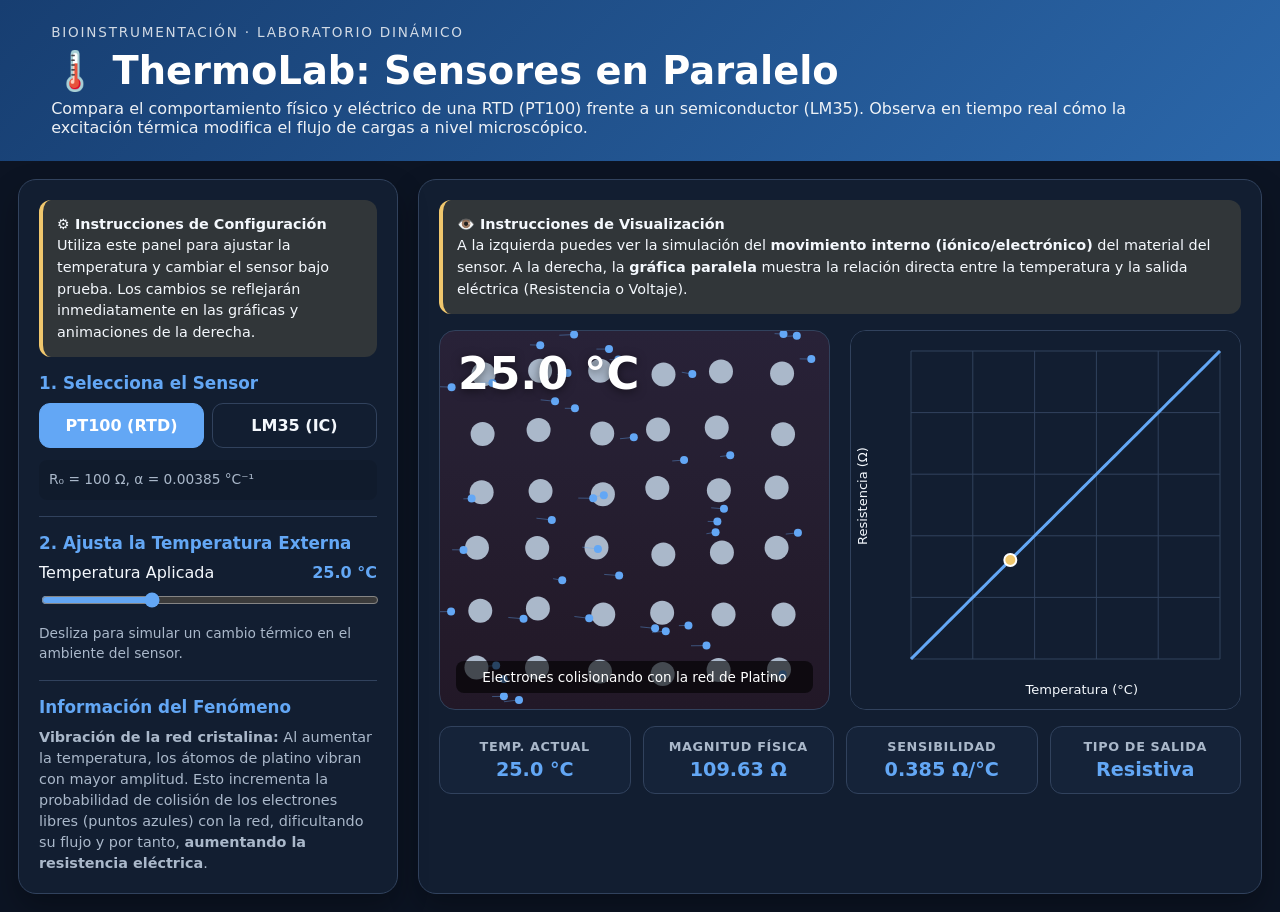
<file: public/thermolab_instrumentacion_temperatura.html>
<!DOCTYPE html>
<html lang="es" data-theme="dark">
<head>
<meta charset="UTF-8">
<meta name="viewport" content="width=device-width,initial-scale=1">
<title>ThermoLab — Instrumentación de temperatura</title>
<style>
:root {
  --bg: #f4f7fb; --card: #fff; --ink: #10213a; --muted: #66778d; --line: #dbe4ef;
  --p: #245a9a; --g: #caa24a; --ok: #16854a; --warn: #b7791f; --bad: #b42318;
  --shadow: 0 14px 30px rgba(35,70,120,.10);
}
[data-theme=dark] {
  --bg: #0c1423; --card: #121e31; --ink: #f4f8fd; --muted: #aab8ca; --line: #31425d;
  --p: #63a7f5; --g: #f0c76d; --ok: #4ade80; --warn: #fbbf24; --bad: #fb7185;
  --shadow: 0 14px 30px rgba(0,0,0,.28);
}
* { box-sizing: border-box; }
body { margin: 0; background: var(--bg); color: var(--ink); font-family: Inter, system-ui, Segoe UI, Arial, sans-serif; }
button, input, select { font: inherit; }
button {
  border: 1px solid var(--line); background: var(--card); color: var(--ink);
  padding: 9px 12px; border-radius: 11px; font-weight: 750; cursor: pointer; transition: all 0.2s;
}
button:hover { filter: brightness(1.1); }
button.primary, button.active { background: var(--p); border-color: var(--p); color: #fff; }
header { background: linear-gradient(135deg, #173e71, #2b67aa); color: #fff; padding: 24px clamp(18px,4vw,58px); }
header h1 { margin: .3rem 0; font-size: clamp(1.8rem,3vw,2.8rem); }
header p { margin: 0; max-width: 1100px; opacity: .92; }
main { max-width: 1640px; margin: auto; padding: 18px; }
.panel { background: var(--card); border: 1px solid var(--line); border-radius: 18px; box-shadow: var(--shadow); }
.appgrid { display: grid; grid-template-columns: minmax(330px, 380px) 1fr; gap: 20px; }
.sidebar { padding: 20px; position: sticky; top: 12px; max-height: calc(100vh - 24px); overflow: auto; }
.sub { font-size: .86rem; color: var(--muted); line-height: 1.45; }
.section { border-top: 1px solid var(--line); padding-top: 16px; margin-top: 16px; }
.section h3 { margin: 0 0 10px; font-size: 1.05rem; color: var(--p); }
.row { display: grid; grid-template-columns: 1fr auto; gap: 8px; align-items: center; margin: 8px 0; }
.value { font-weight: 800; color: var(--p); }
input[type=range] { width: 100%; accent-color: var(--p); }
.sensorchips { display: grid; grid-template-columns: 1fr 1fr; gap: 8px; }
.sensorchip { font-size: 1rem; padding: 12px; }
.content { display: grid; gap: 20px; }
.card { padding: 20px; }
.head { display: flex; justify-content: space-between; gap: 10px; align-items: flex-start; margin-bottom: 16px; }
.head h2 { margin: 0; font-size: 1.4rem; color: var(--g); }
.split { display: grid; grid-template-columns: 1fr 1fr; gap: 20px; }
.thermal { position: relative; min-height: 380px; border-radius: 16px; border: 1px solid var(--line); overflow: hidden; background: linear-gradient(180deg, #112139, #0b1626); }
#particles { position: absolute; inset: 0; width: 100%; height: 100%; }
.bigtemp { position: absolute; left: 18px; top: 16px; font-size: 2.8rem; font-weight: 900; color: #fff; text-shadow: 0 2px 10px rgba(0,0,0,0.5); }
.chart { display: block; width: 100%; height: 380px; border: 1px solid var(--line); border-radius: 16px; background: var(--card); }
.note { padding: 14px; border-radius: 12px; background: color-mix(in srgb, var(--card) 86%, var(--g) 14%); font-size: .9rem; line-height: 1.5; border-left: 4px solid var(--g); margin-bottom: 16px; }
.metrics { display: grid; grid-template-columns: repeat(4, 1fr); gap: 12px; margin-top: 16px; }
.metric { border: 1px solid var(--line); border-radius: 12px; padding: 12px; background: color-mix(in srgb, var(--card) 96%, var(--p) 4%); text-align: center; }
.metric span { display: block; color: var(--muted); font-size: .8rem; margin-bottom: 4px; text-transform: uppercase; letter-spacing: 0.05em; font-weight: 600;}
.metric strong { font-size: 1.2rem; color: var(--p); }

@media (max-width: 1000px) {
  .appgrid, .split { grid-template-columns: 1fr; }
  .sidebar { position: static; max-height: none; }
}
</style>
</head>
<body>
<header>
  <div style="font-size:.85rem;letter-spacing:.13em;text-transform:uppercase;opacity:.8;margin-bottom:8px;">Bioinstrumentación · Laboratorio Dinámico</div>
  <h1>🌡️ ThermoLab: Sensores en Paralelo</h1>
  <p>Compara el comportamiento físico y eléctrico de una RTD (PT100) frente a un semiconductor (LM35). Observa en tiempo real cómo la excitación térmica modifica el flujo de cargas a nivel microscópico.</p>
</header>
<main>
  <div class="appgrid">
    <!-- BARRA LATERAL: CONFIGURACIÓN -->
    <aside class="panel sidebar">
      <div class="note">
        <strong>⚙️ Instrucciones de Configuración</strong><br>
        Utiliza este panel para ajustar la temperatura y cambiar el sensor bajo prueba. Los cambios se reflejarán inmediatamente en las gráficas y animaciones de la derecha.
      </div>
      
      <div class="section" style="margin-top: 0; padding-top: 0; border-top: none;">
        <h3>1. Selecciona el Sensor</h3>
        <div class="sensorchips">
          <button class="sensorchip active" data-sensor="pt100">PT100 (RTD)</button>
          <button class="sensorchip" data-sensor="lm35">LM35 (IC)</button>
        </div>
        <div id="sensorParams" class="sub" style="margin-top: 12px; padding: 10px; background: rgba(0,0,0,0.1); border-radius: 8px;"></div>
      </div>

      <div class="section">
        <h3>2. Ajusta la Temperatura Externa</h3>
        <div class="row">
          <label>Temperatura Aplicada</label>
          <span class="value" id="tempV">25.0 °C</span>
        </div>
        <input id="temp" type="range" min="-20" max="120" step="0.1" value="25">
        <p class="sub" style="margin-top:12px;">Desliza para simular un cambio térmico en el ambiente del sensor.</p>
      </div>

      <div class="section">
        <h3>Información del Fenómeno</h3>
        <div id="phenomenonText" class="sub" style="font-size: 0.9rem;">
          <!-- Se actualiza por JS -->
        </div>
      </div>
    </aside>

    <!-- CONTENIDO PRINCIPAL: ANIMACIÓN Y GRÁFICA EN PARALELO -->
    <section class="content">
      <div class="panel card">
        <div class="note">
          <strong>👁️ Instrucciones de Visualización</strong><br>
          A la izquierda puedes ver la simulación del <strong>movimiento interno (iónico/electrónico)</strong> del material del sensor. A la derecha, la <strong>gráfica paralela</strong> muestra la relación directa entre la temperatura y la salida eléctrica (Resistencia o Voltaje).
        </div>
        
        <div class="split">
          <!-- ANIMACIÓN TÉRMICA -->
          <div class="thermal">
            <canvas id="particles"></canvas>
            <div class="bigtemp" id="bigTemp">25.0 °C</div>
            <div style="position:absolute; bottom: 16px; left: 16px; right: 16px; text-align: center; background: rgba(0,0,0,0.6); color: #fff; padding: 8px; border-radius: 8px; font-size: 0.85rem;" id="animDesc">
              Simulación de red cristalina
            </div>
          </div>
          
          <!-- GRÁFICA -->
          <div>
            <canvas id="sensorChart" class="chart"></canvas>
          </div>
        </div>

        <div class="metrics">
          <div class="metric"><span>Temp. Actual</span><strong id="m_temp">25.0 °C</strong></div>
          <div class="metric"><span>Magnitud Física</span><strong id="m_val">109.62 Ω</strong></div>
          <div class="metric"><span>Sensibilidad</span><strong id="m_sens">0.385 Ω/°C</strong></div>
          <div class="metric"><span>Tipo de Salida</span><strong id="m_type">Resistiva</strong></div>
        </div>
      </div>
    </section>
  </div>
</main>

<script>
const $ = id => document.getElementById(id);
const S = { sensor: 'pt100', temp: 25.0 };

function getSensorData(T) {
  if (S.sensor === 'pt100') {
    let R = 100 * (1 + 0.00385 * T);
    return {
      val: R,
      label: R.toFixed(2) + ' Ω',
      sens: '0.385 Ω/°C',
      type: 'Resistiva',
      params: 'R₀ = 100 Ω, α = 0.00385 °C⁻¹',
      phenomenon: '<strong>Vibración de la red cristalina:</strong> Al aumentar la temperatura, los átomos de platino vibran con mayor amplitud. Esto incrementa la probabilidad de colisión de los electrones libres (puntos azules) con la red, dificultando su flujo y por tanto, <strong>aumentando la resistencia eléctrica</strong>.',
      animDesc: 'Electrones colisionando con la red de Platino'
    };
  } else {
    let V = 0.01 * T; // 10 mV / °C
    return {
      val: V,
      label: (V * 1000).toFixed(1) + ' mV',
      sens: '10 mV/°C',
      type: 'Voltaje Analógico',
      params: 'Vout = 10 mV/°C, lineal.',
      phenomenon: '<strong>Generación de portadores (Semiconductor):</strong> El LM35 es un circuito integrado. A nivel microscópico, el aumento de temperatura excita electrones hacia la banda de conducción, generando pares electrón-hueco (rojo/azul). La circuitería interna convierte esta corriente dependiente de la temperatura en una salida de voltaje lineal.',
      animDesc: 'Pares electrón-hueco en la unión semiconductora'
    };
  }
}

function updateUI() {
  S.temp = parseFloat($('temp').value);
  const data = getSensorData(S.temp);
  
  $('tempV').textContent = S.temp.toFixed(1) + ' °C';
  $('bigTemp').textContent = S.temp.toFixed(1) + ' °C';
  $('sensorParams').innerHTML = data.params;
  $('phenomenonText').innerHTML = data.phenomenon;
  $('animDesc').textContent = data.animDesc;
  
  $('m_temp').textContent = S.temp.toFixed(1) + ' °C';
  $('m_val').textContent = data.label;
  $('m_sens').textContent = data.sens;
  $('m_type').textContent = data.type;
  
  drawChart();
}

function drawChart() {
  const canvas = $('sensorChart');
  const c = canvas.getContext('2d');
  const w = canvas.clientWidth, h = canvas.clientHeight, d = window.devicePixelRatio || 1;
  canvas.width = w * d; canvas.height = h * d;
  c.setTransform(d, 0, 0, d, 0, 0);
  
  c.fillStyle = '#121e31'; // Dark theme bg
  c.fillRect(0, 0, w, h);
  
  let pts = [];
  let min_y = Infinity, max_y = -Infinity;
  
  for (let x = -20; x <= 120; x += 2) {
    let y = 0;
    if (S.sensor === 'pt100') y = 100 * (1 + 0.00385 * x);
    if (S.sensor === 'lm35') y = 0.01 * x * 1000; // mV
    pts.push([x, y]);
    if (y < min_y) min_y = y;
    if (y > max_y) max_y = y;
  }
  
  const m = { l: 60, r: 20, t: 20, b: 50 };
  const pw = w - m.l - m.r;
  const ph = h - m.t - m.b;
  
  const X = x => m.l + ((x + 20) / 140) * pw;
  const Y = y => m.t + ph - ((y - min_y) / (max_y - min_y)) * ph;
  
  c.strokeStyle = '#31425d'; // Grid lines
  c.lineWidth = 1;
  for (let i = 0; i <= 5; i++) {
    let y = m.t + ph * i / 5;
    c.beginPath(); c.moveTo(m.l, y); c.lineTo(w - m.r, y); c.stroke();
    let x = m.l + pw * i / 5;
    c.beginPath(); c.moveTo(x, m.t); c.lineTo(x, h - m.b); c.stroke();
  }
  
  // Curve
  c.strokeStyle = '#63a7f5';
  c.lineWidth = 3;
  c.beginPath();
  pts.forEach((p, i) => i ? c.lineTo(X(p[0]), Y(p[1])) : c.moveTo(X(p[0]), Y(p[1])));
  c.stroke();
  
  // Current point
  let curr_y = S.sensor === 'pt100' ? 100 * (1 + 0.00385 * S.temp) : 0.01 * S.temp * 1000;
  c.fillStyle = '#f0c76d';
  c.beginPath(); c.arc(X(S.temp), Y(curr_y), 6, 0, Math.PI*2); c.fill();
  c.strokeStyle = '#fff'; c.lineWidth = 2; c.stroke();
  
  // Labels
  c.fillStyle = '#f4f8fd';
  c.font = '13px system-ui';
  c.fillText('Temperatura (°C)', m.l + pw/2 - 40, h - 15);
  c.save();
  c.translate(16, m.t + ph/2 + 40);
  c.rotate(-Math.PI/2);
  c.fillText(S.sensor === 'pt100' ? 'Resistencia (Ω)' : 'Salida (mV)', 0, 0);
  c.restore();
}

let atoms = [];
let electrons = [];

function initParticles() {
  atoms = [];
  electrons = [];
  const w = $('particles').clientWidth;
  const h = $('particles').clientHeight;
  
  if (S.sensor === 'pt100') {
    // Metal lattice
    for (let x = 40; x < w; x += 60) {
      for (let y = 40; y < h; y += 60) {
        atoms.push({ ox: x, oy: y, phase: Math.random() * Math.PI * 2 });
      }
    }
    // Free electrons
    for (let i = 0; i < 40; i++) {
      electrons.push({
        x: Math.random() * w, y: Math.random() * h,
        vx: 2 + Math.random() * 2, vy: (Math.random() - 0.5) * 1
      });
    }
  } else {
    // Semiconductor holes and electrons
    for (let i = 0; i < 60; i++) {
      electrons.push({
        x: Math.random() * w, y: Math.random() * h,
        vx: (Math.random() - 0.5) * 2, vy: (Math.random() - 0.5) * 2,
        type: Math.random() > 0.5 ? 'electron' : 'hole',
        active: false
      });
    }
  }
}

function drawParticles() {
  const canvas = $('particles');
  const c = canvas.getContext('2d');
  const w = canvas.clientWidth, h = canvas.clientHeight, d = window.devicePixelRatio || 1;
  canvas.width = w * d; canvas.height = h * d;
  c.setTransform(d, 0, 0, d, 0, 0);
  
  c.clearRect(0, 0, w, h);
  
  // Heat overlay
  let heat = (S.temp + 20) / 140; // 0 to 1
  c.fillStyle = `rgba(255, 50, 50, ${heat * 0.3})`;
  c.fillRect(0, 0, w, h);
  
  let time = performance.now() / 1000;
  
  if (S.sensor === 'pt100') {
    // Vibrate atoms
    let vibAmp = 1 + heat * 8; // Vibrate more when hot
    c.fillStyle = '#aab8ca'; // Platinum atoms
    atoms.forEach(a => {
      let dx = Math.sin(time * 15 + a.phase) * vibAmp;
      let dy = Math.cos(time * 18 + a.phase) * vibAmp;
      c.beginPath(); c.arc(a.ox + dx, a.oy + dy, 12, 0, Math.PI*2); c.fill();
    });
    
    // Move electrons
    c.fillStyle = '#63a7f5'; // Electrons
    let speedMult = 1 - heat * 0.5; // Electrons slow down slightly due to scattering
    electrons.forEach(e => {
      // Add random scatter based on heat
      e.x += e.vx * speedMult + (Math.random()-0.5)*heat*5;
      e.y += e.vy * speedMult + (Math.random()-0.5)*heat*5;
      if (e.x > w) e.x = 0;
      if (e.x < 0) e.x = w;
      if (e.y > h) e.y = 0;
      if (e.y < 0) e.y = h;
      
      c.beginPath(); c.arc(e.x, e.y, 4, 0, Math.PI*2); c.fill();
      // Draw tail
      c.strokeStyle = 'rgba(99, 167, 245, 0.4)';
      c.beginPath(); c.moveTo(e.x, e.y); c.lineTo(e.x - e.vx*4, e.y - e.vy*4); c.stroke();
    });
    
  } else if (S.sensor === 'lm35') {
    // Draw PN junction background
    let cx = w/2;
    c.fillStyle = 'rgba(100, 167, 245, 0.1)'; c.fillRect(0, 0, cx, h); // N-type
    c.fillStyle = 'rgba(251, 113, 133, 0.1)'; c.fillRect(cx, 0, cx, h); // P-type
    c.strokeStyle = 'rgba(255,255,255,0.2)'; c.beginPath(); c.moveTo(cx, 0); c.lineTo(cx, h); c.stroke();
    
    let activeCount = Math.floor(10 + heat * 50); // More heat = more carriers
    
    electrons.forEach((e, i) => {
      e.active = i < activeCount;
      if (!e.active) return;
      
      // Drift velocity increases with heat
      let drift = heat * 3;
      if (e.type === 'electron') {
        c.fillStyle = '#63a7f5';
        e.x -= drift + Math.random(); // Move left
      } else {
        c.fillStyle = '#fb7185';
        e.x += drift + Math.random(); // Move right
      }
      
      e.y += e.vy + (Math.random()-0.5)*2;
      
      if (e.x > w) e.x = 0;
      if (e.x < 0) e.x = w;
      if (e.y > h) e.y = 0;
      if (e.y < 0) e.y = h;
      
      c.beginPath(); c.arc(e.x, e.y, 5, 0, Math.PI*2); c.fill();
    });
  }
}

function animLoop() {
  drawParticles();
  requestAnimationFrame(animLoop);
}

// Events
$('temp').addEventListener('input', updateUI);
document.querySelectorAll('.sensorchip').forEach(b => {
  b.onclick = () => {
    S.sensor = b.dataset.sensor;
    document.querySelectorAll('.sensorchip').forEach(x => x.classList.toggle('active', x === b));
    initParticles();
    updateUI();
  };
});

// Init
window.addEventListener('resize', () => { drawChart(); initParticles(); });
initParticles();
updateUI();
animLoop();

</script>
</body>
</html>
</file>
<file: css/style.css>
/* 
  @file style.css
  @description Hoja de estilos de personalización y anulación de Bootstrap 5.
  Establece variables CSS para modo claro y oscuro, diseños SPA con barra lateral colapsable,
  componentes interactivos del campus virtual y estilos de impresión específicos para certificados.
  @author Antigravity Pair Programmer
*/

:root {
  /* Fuentes */
  --font-body: 'Inter', -apple-system, BlinkMacSystemFont, "Segoe UI", Roboto, sans-serif;
  --font-title: 'Outfit', sans-serif;

  /* Tema Claro */
  --bg-primary: #f4f6f9;
  --bg-secondary: #ffffff;
  --bg-tertiary: #f8f9fa;
  --bg-sidebar: #002244; /* Azul Javeriana */
  --bg-sidebar-hover: #003366;
  --bg-sidebar-active: #c5a059;
  
  --text-primary: #1e293b;
  --text-secondary: #475569;
  --text-tertiary: #64748b;
  --text-light: #ffffff;

  --color-primary: #003b71; /* Azul Institucional */
  --color-secondary: #c5a059; /* Dorado */
  --color-secondary-light: #dfc48c;
  --color-accent: #00a8e8; /* Azul tecnológico */
  
  --border-color: #e2e8f0;
  --shadow-sm: 0 1px 3px rgba(0,0,0,0.1);
  --shadow-md: 0 4px 6px -1px rgba(0,0,0,0.1), 0 2px 4px -1px rgba(0,0,0,0.06);
  --shadow-lg: 0 10px 15px -3px rgba(0,0,0,0.1), 0 4px 6px -2px rgba(0,0,0,0.05);
  
  --glass-bg: rgba(255, 255, 255, 0.7);
  --glass-border: rgba(255, 255, 255, 0.5);
  
  /* Statuses */
  --status-success: #10b981;
  --status-warning: #f59e0b;
  --status-danger: #ef4444;
  --status-info: #3b82f6;

  /* Border radius */
  --radius-sm: 6px;
  --radius-md: 12px;
  --radius-lg: 20px;
  --radius-full: 9999px;
  
  /* Transitions */
  --transition-fast: 0.15s ease;
  --transition-normal: 0.3s cubic-bezier(0.4, 0, 0.2, 1);
  --transition-slow: 0.5s ease;
}

[data-theme='dark'] {
  /* Tema Oscuro */
  --bg-primary: #0a192f;      /* Fondo marino profundo */
  --bg-secondary: #172a45;    /* Superficie marina */
  --bg-tertiary: #1b304f;     /* Superficie marina clara */
  --bg-sidebar: #020c1b;      /* Sidebar oscuro */
  --bg-sidebar-hover: #172a45;
  --bg-sidebar-active: #c5a059;

  --text-primary: #f8fafc;
  --text-secondary: #cbd5e1;
  --text-tertiary: #94a3b8;
  --text-light: #ffffff;

  --color-primary: #003b71; 
  --color-secondary: #c5a059;
  --color-secondary-light: #e6c887;
  --color-accent: #38bdf8; 

  --border-color: #233554;
  --shadow-sm: 0 2px 4px rgba(0,0,0,0.2);
  --shadow-md: 0 8px 16px rgba(0,0,0,0.3);
  --shadow-lg: 0 16px 24px rgba(0,0,0,0.4);

  --glass-bg: rgba(23, 42, 69, 0.8);
  --glass-border: rgba(35, 53, 84, 0.5);
}

/* Configuración General */
body {
  font-family: var(--font-body);
  background-color: var(--bg-primary);
  color: var(--text-primary);
  line-height: 1.6;
  overflow-x: hidden;
  transition: background-color var(--transition-normal), color var(--transition-normal);
}

h1, h2, h3, h4, h5, h6 {
  font-family: var(--font-title);
  font-weight: 700;
  color: var(--text-primary);
}

/* Scrollbar Personalizado */
::-webkit-scrollbar {
  width: 8px;
  height: 8px;
}
::-webkit-scrollbar-track {
  background: transparent;
}
::-webkit-scrollbar-thumb {
  background-color: var(--border-color);
  border-radius: var(--radius-full);
}
::-webkit-scrollbar-thumb:hover {
  background-color: var(--text-tertiary);
}

/* Layout de la Aplicación SPA */
.app-container {
  display: flex;
  min-height: 100vh;
}

aside {
  width: 280px;
  height: 100vh;
  position: fixed;
  top: 0;
  left: 0;
  background-color: var(--bg-sidebar);
  color: #fff;
  display: flex;
  flex-direction: column;
  border-right: 1px solid var(--border-color);
  z-index: 100;
  overflow-y: auto;
  transition: transform var(--transition-normal);
}

.main-content {
  flex: 1;
  display: flex;
  flex-direction: column;
  min-height: 100vh;
  margin-left: 280px;
  transition: margin-left var(--transition-normal);
}

.content-wrapper {
  flex: 1;
  padding: 2rem 3rem;
  max-width: 1400px;
  width: 100%;
  margin: 0 auto;
}

/* Botón flotante para menú en móviles */
.mobile-menu-toggle {
  position: fixed;
  bottom: 20px;
  right: 20px;
  width: 55px;
  height: 55px;
  border-radius: 50%;
  background-color: var(--color-primary);
  color: #fff;
  border: 2px solid var(--color-secondary);
  box-shadow: var(--shadow-lg);
  z-index: 200;
  cursor: pointer;
  font-size: 1.3rem;
  display: none;
  align-items: center;
  justify-content: center;
  transition: transform var(--transition-fast);
}
.mobile-menu-toggle:active {
  transform: scale(0.9);
}

/* Responsividad para móviles y tabletas */
@media (max-width: 1024px) {
  .main-content {
    margin-left: 0;
  }
  aside {
    transform: translateX(-100%);
  }
  aside.open {
    transform: translateX(0);
  }
  .mobile-menu-toggle {
    display: flex;
  }
  .content-wrapper {
    padding: 1.5rem 1rem;
  }
}

/* Efectos */
.glass-effect {
  background: var(--glass-bg);
  backdrop-filter: blur(12px);
  -webkit-backdrop-filter: blur(12px);
  border: 1px solid var(--glass-border);
}

/* Botones Personalizados */
.btn {
  display: inline-flex;
  align-items: center;
  justify-content: center;
  padding: 0.7rem 1.4rem;
  font-family: var(--font-body);
  font-weight: 600;
  font-size: 0.95rem;
  border-radius: var(--radius-md);
  border: none;
  cursor: pointer;
  transition: all var(--transition-fast);
  gap: 0.5rem;
  text-decoration: none;
}

.btn-primary {
  background-color: var(--color-primary);
  color: var(--text-light);
}
.btn-primary:hover {
  transform: translateY(-2px);
  box-shadow: 0 4px 12px rgba(0, 59, 113, 0.3);
  filter: brightness(1.15);
}

.btn-secondary {
  background-color: var(--color-secondary);
  color: var(--text-light);
}
.btn-secondary:hover {
  transform: translateY(-2px);
  box-shadow: 0 4px 12px rgba(197, 160, 89, 0.3);
  filter: brightness(1.1);
}

.btn-outline {
  background-color: transparent;
  color: var(--text-primary);
  border: 2px solid var(--border-color);
}
.btn-outline:hover {
  background-color: var(--border-color);
  transform: translateY(-2px);
}
.btn:active {
  transform: translateY(0);
}

/* Tarjetas */
.card {
  background-color: var(--bg-secondary);
  border: 1px solid var(--border-color);
  border-radius: var(--radius-md);
  padding: 1.5rem;
  box-shadow: var(--shadow-sm);
  transition: all var(--transition-normal);
}
.card-hover:hover {
  transform: translateY(-5px);
  box-shadow: var(--shadow-lg);
  border-color: var(--color-secondary);
}

/* Estilo de Badges */
.badge {
  display: inline-flex;
  align-items: center;
  padding: 0.25rem 0.75rem;
  border-radius: var(--radius-full);
  font-size: 0.75rem;
  font-weight: 600;
  text-transform: uppercase;
  letter-spacing: 0.05em;
}
.badge-info { background: rgba(59, 130, 246, 0.15); color: var(--status-info); }
.badge-success { background: rgba(16, 185, 129, 0.15); color: var(--status-success); }
.badge-warning { background: rgba(245, 158, 11, 0.15); color: var(--status-warning); }
.badge-danger { background: rgba(239, 68, 68, 0.15); color: var(--status-danger); }
.badge-gold { background: rgba(197, 160, 89, 0.15); color: var(--color-secondary); }

/* Animaciones */
@keyframes fadeIn {
  from { opacity: 0; transform: translateY(15px); }
  to { opacity: 1; transform: translateY(0); }
}
.animate-fade-in {
  animation: fadeIn var(--transition-normal) forwards;
}

/* Timeline */
.timeline-container {
  position: relative;
  padding-left: 2rem;
  border-left: 2px solid var(--border-color);
  display: flex;
  flex-direction: column;
  gap: 2rem;
}
.timeline-item {
  position: relative;
}
.timeline-dot {
  position: absolute;
  left: -2.55rem;
  top: 0.25rem;
  width: 16px;
  height: 16px;
  border-radius: var(--radius-full);
  background-color: var(--color-secondary);
  border: 4px solid var(--bg-secondary);
  box-shadow: 0 0 0 2px var(--color-primary);
}

/* Callouts */
.callout {
  border-left: 5px solid var(--color-primary);
  background-color: var(--bg-tertiary);
  border-radius: 0 var(--radius-md) var(--radius-md) 0;
  padding: 1.25rem;
  margin: 1.5rem 0;
  display: flex;
  gap: 1rem;
}
.callout-icon {
  font-size: 1.5rem;
  flex-shrink: 0;
}
.callout-content {
  flex: 1;
}
.callout-title {
  font-weight: 700;
  font-family: var(--font-title);
  margin-bottom: 0.25rem;
}
.callout.tip { border-left-color: var(--status-success); background-color: rgba(16, 185, 129, 0.05); }
.callout.warning { border-left-color: var(--status-warning); background-color: rgba(245, 158, 11, 0.05); }
.callout.clinical { border-left-color: var(--color-secondary); background-color: rgba(197, 160, 89, 0.05); }
.callout.danger { border-left-color: var(--status-danger); background-color: rgba(239, 68, 68, 0.05); }

/* Pestañas de clases */
.nav-tabs-custom {
  border-bottom: 1px solid var(--border-color);
  display: flex;
  flex-wrap: wrap;
  gap: 0.5rem;
  margin-bottom: 1.5rem;
  padding-bottom: 0.25rem;
}
.nav-link-custom {
  background: none;
  border: none;
  color: var(--text-secondary);
  cursor: pointer;
  font-family: var(--font-body);
  font-weight: 600;
  padding: 0.6rem 1.2rem;
  border-radius: var(--radius-sm);
  transition: all var(--transition-fast);
  font-size: 0.9rem;
}
.nav-link-custom:hover {
  background-color: var(--border-color);
  color: var(--text-primary);
}
.nav-link-custom.active {
  background-color: var(--color-secondary);
  color: #fff;
}

/* Custom inputs slider */
input[type="range"] {
  height: 6px;
  -webkit-appearance: none;
  background: var(--border-color);
  border-radius: var(--radius-full);
}
input[type="range"]::-webkit-slider-thumb {
  -webkit-appearance: none;
  width: 16px;
  height: 16px;
  border-radius: 50%;
  background: var(--color-secondary);
  cursor: pointer;
  transition: transform var(--transition-fast);
}
input[type="range"]::-webkit-slider-thumb:hover {
  transform: scale(1.2);
}

/* Media query especial para impresion de diploma */
@media print {
  body {
    background-color: #fff !important;
    color: #000 !important;
  }
  aside, .main-content > header, .mobile-menu-toggle, .btn, hr, .card:not(.printable-certificate) {
    display: none !important;
  }
  .main-content {
    margin-left: 0 !important;
    padding: 0 !important;
  }
  .content-wrapper {
    padding: 0 !important;
    max-width: 100% !important;
  }
  .printable-certificate {
    border: 10px double #c5a059 !important;
    box-shadow: none !important;
    margin: 0 auto !important;
    page-break-inside: avoid;
  }
}
</file>
